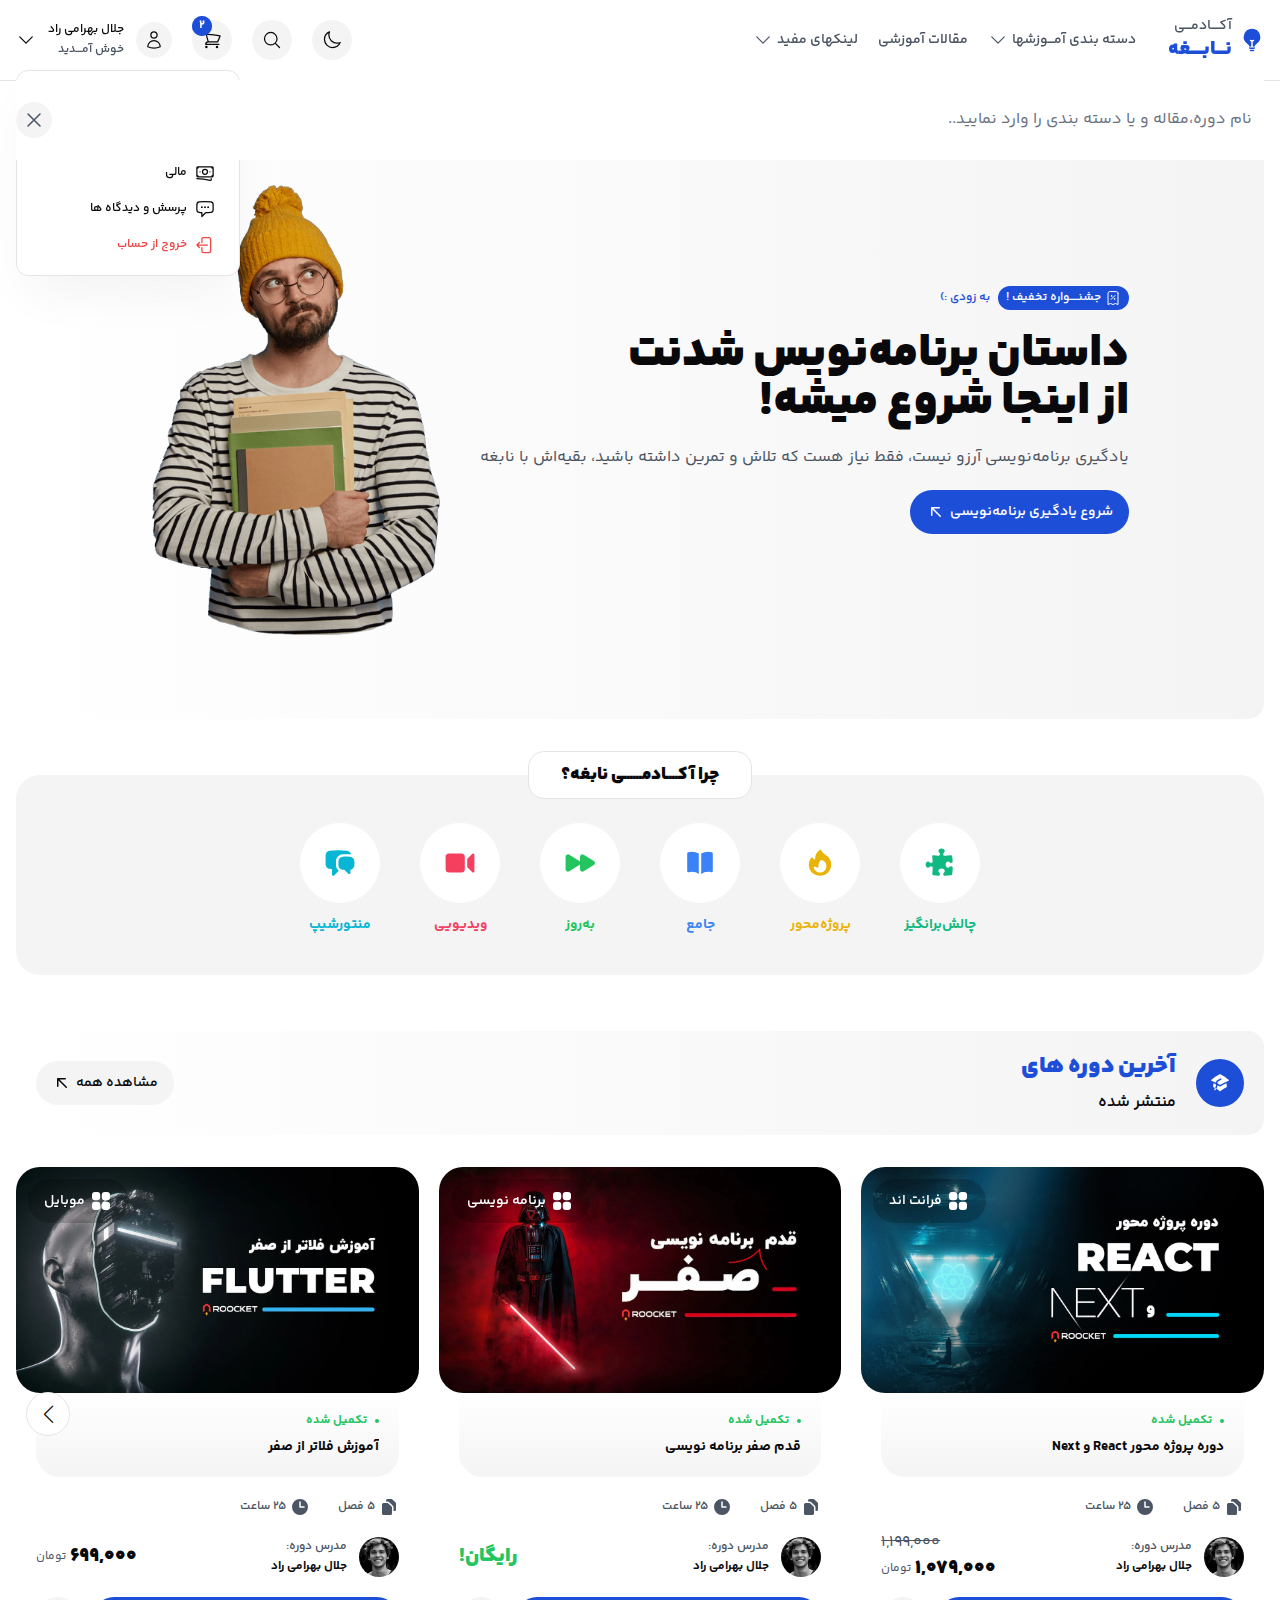
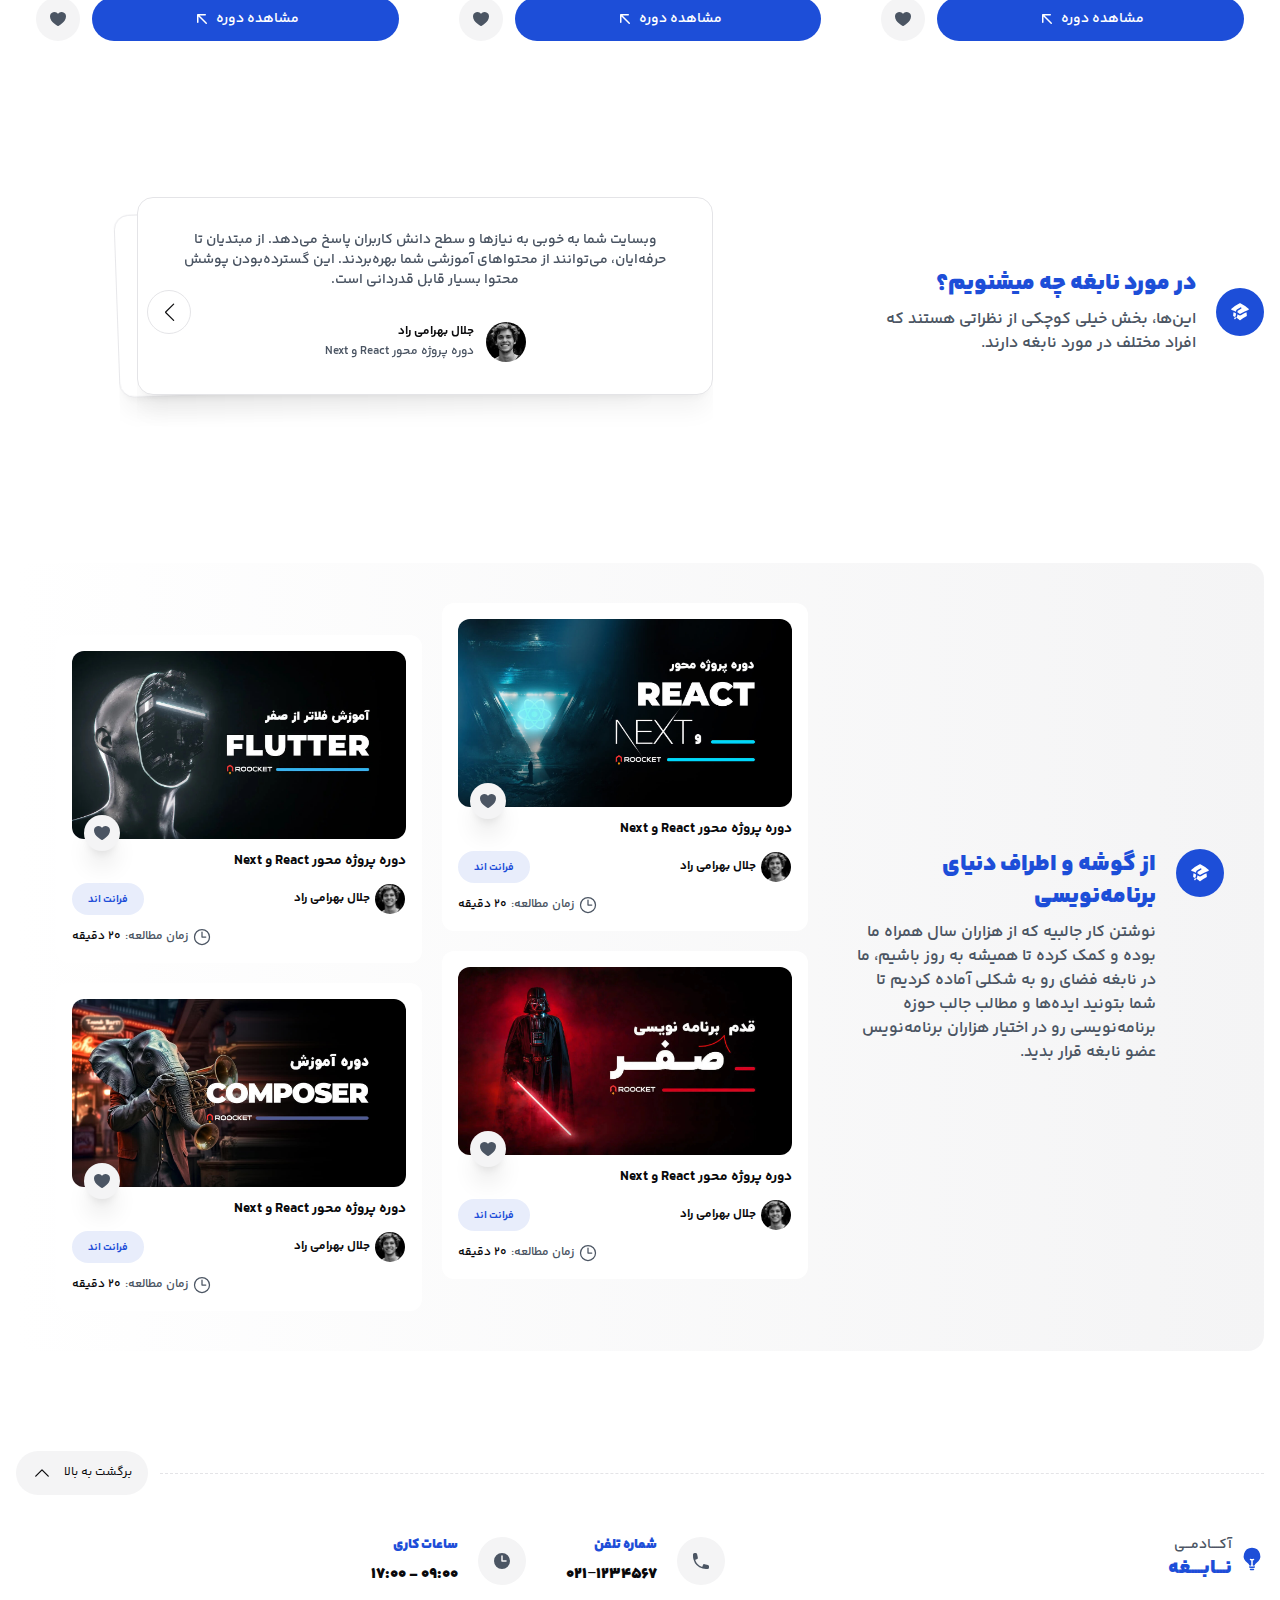
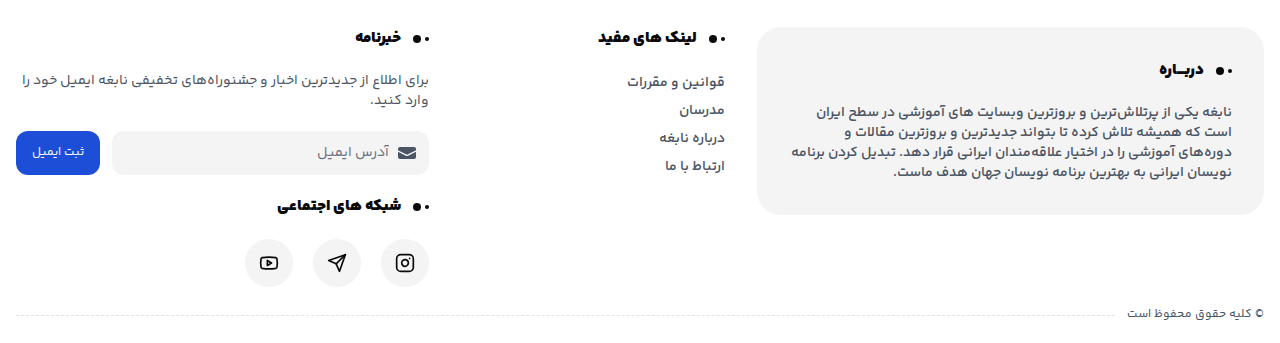
<file: index.html>
<!DOCTYPE html>
<html lang="fa" dir="rtl">

<head>
    <meta charset="UTF-8">
    <meta name="viewport" content="width=device-width, initial-scale=1.0">
    <link rel="icon" type="image/svg+xml" href="./assets/images/favicon.svg" />
    <link rel="stylesheet" href="./assets/css/dependencies/swiper-bundle.min.css" />
    <link rel="stylesheet" href="./assets/css/dependencies/plyr.min.css" />
    <link rel="stylesheet" href="./assets/css/dependencies/fancybox.min.css" />
    <link rel="stylesheet" href="./assets/css/fonts.css" />
    <link rel="stylesheet" href="./assets/css/app.css" />
    <title>قالب آموزشی نابغه - صفحه اصلی - پیش فرض</title>
</head>

<body>

    <div class="flex flex-col min-h-screen bg-background">
        <!-- header -->
        <header class="bg-background/80 backdrop-blur-xl border-b border-border sticky top-0 z-30" x-data="{ offcanvasOpen: false, openSearchBox: false }">
            <!-- container -->
            <div class="max-w-7xl relative px-4 mx-auto">
                <div class="flex items-center gap-8 h-20">
                    <div class="flex items-center gap-3">
                        <!-- offcanvas:button -->
                        <button type="button" class="lg:hidden inline-flex items-center justify-center relative w-10 h-10 bg-secondary rounded-full text-foreground" x-on:click="offcanvasOpen = true">
                            <svg xmlns="http://www.w3.org/2000/svg" fill="none" viewBox="0 0 24 24" stroke-width="1.5"
                                stroke="currentColor" class="w-6 h-6">
                                <path stroke-linecap="round" stroke-linejoin="round"
                                    d="M3.75 6.75h16.5M3.75 12h16.5m-16.5 5.25h16.5" />
                            </svg>
                        </button>
                        <!-- end offcanvas:button -->
                        <a href="./home.html" class="inline-flex items-center gap-2 text-primary">
                            <svg xmlns="http://www.w3.org/2000/svg" viewBox="0 0 24 24" fill="currentColor"
                                class="w-6 h-6">
                                <path
                                    d="M12 .75a8.25 8.25 0 0 0-4.135 15.39c.686.398 1.115 1.008 1.134 1.623a.75.75 0 0 0 .577.706c.352.083.71.148 1.074.195.323.041.6-.218.6-.544v-4.661a6.714 6.714 0 0 1-.937-.171.75.75 0 1 1 .374-1.453 5.261 5.261 0 0 0 2.626 0 .75.75 0 1 1 .374 1.452 6.712 6.712 0 0 1-.937.172v4.66c0 .327.277.586.6.545.364-.047.722-.112 1.074-.195a.75.75 0 0 0 .577-.706c.02-.615.448-1.225 1.134-1.623A8.25 8.25 0 0 0 12 .75Z" />
                                <path fill-rule="evenodd"
                                    d="M9.013 19.9a.75.75 0 0 1 .877-.597 11.319 11.319 0 0 0 4.22 0 .75.75 0 1 1 .28 1.473 12.819 12.819 0 0 1-4.78 0 .75.75 0 0 1-.597-.876ZM9.754 22.344a.75.75 0 0 1 .824-.668 13.682 13.682 0 0 0 2.844 0 .75.75 0 1 1 .156 1.492 15.156 15.156 0 0 1-3.156 0 .75.75 0 0 1-.668-.824Z"
                                    clip-rule="evenodd" />
                            </svg>
                            <span class="flex flex-col items-start">
                                <span class="font-semibold text-sm text-muted">آکــــادمـــی</span>
                                <span class="font-black text-xl">نـــابــــغه</span>
                            </span>
                        </a>
                    </div>
                    <div class="lg:flex hidden items-center gap-5">
                        <!-- categories -->
                        <div class="relative group/categories">
                            <a href="#" class="inline-flex items-center gap-1 text-muted transition-colors hover:text-foreground">
                                <span class="font-semibold text-sm">دسته بندی آمـــوزشها</span>
                                <svg xmlns="http://www.w3.org/2000/svg" fill="none" viewBox="0 0 24 24"
                                    stroke-width="1.5" stroke="currentColor" class="w-5 h-5">
                                    <path stroke-linecap="round" stroke-linejoin="round"
                                        d="m19.5 8.25-7.5 7.5-7.5-7.5" />
                                </svg>
                            </a>
                            <div class="absolute right-0 top-full opacity-0 invisible transition-all group-hover/categories:opacity-100 group-hover/categories:visible pt-5 z-10">
                                <ul class="flex flex-col relative w-56 min-h-[300px] bg-background border border-border shadow-2xl shadow-black/5">
                                    <li class="group">
                                        <a href="#" class="flex items-center relative text-foreground transition-colors hover:text-primary p-3">
                                            <span class="font-semibold text-sm">برنامه نویسی وب</span>
                                            <span class="absolute left-3">
                                                <svg xmlns="http://www.w3.org/2000/svg" fill="none" viewBox="0 0 24 24"
                                                    stroke-width="1.5" stroke="currentColor" class="w-5 h-5">
                                                    <path stroke-linecap="round" stroke-linejoin="round"
                                                        d="M15.75 19.5 8.25 12l7.5-7.5" />
                                                </svg>
                                            </span>
                                        </a>
                                        <ul class="absolute -top-px -bottom-px right-full flex flex-wrap flex-col w-96 bg-background border border-border shadow-2xl shadow-black/5 space-y-3 opacity-0 invisible group-hover:opacity-100 group-hover:visible px-3 pt-8 pb-3">
                                            <li class="absolute top-2">
                                                <span class="font-bold text-sm text-muted cursor-default">محبوب ترین
                                                    موضوعات</span>
                                            </li>
                                            <li class="w-1/2">
                                                <a href="#" class="flex items-center gap-2 text-muted before:content-[''] before:inline-block before:w-1 before:h-1 before:bg-border before:rounded-full transition-colors hover:text-primary hover:before:bg-primary">
                                                    <span class="font-semibold text-sm">جاوااسکریپت</span>
                                                </a>
                                            </li>
                                            <li class="w-1/2">
                                                <a href="#" class="flex items-center gap-2 text-muted before:content-[''] before:inline-block before:w-1 before:h-1 before:bg-border before:rounded-full transition-colors hover:text-primary hover:before:bg-primary">
                                                    <span class="font-semibold text-sm">نود جی اس</span>
                                                </a>
                                            </li>
                                            <li class="w-1/2">
                                                <a href="#" class="flex items-center gap-2 text-muted before:content-[''] before:inline-block before:w-1 before:h-1 before:bg-border before:rounded-full transition-colors hover:text-primary hover:before:bg-primary">
                                                    <span class="font-semibold text-sm">ریکت جی اس</span>
                                                </a>
                                            </li>
                                            <li class="w-1/2">
                                                <a href="#" class="flex items-center gap-2 text-muted before:content-[''] before:inline-block before:w-1 before:h-1 before:bg-border before:rounded-full transition-colors hover:text-primary hover:before:bg-primary">
                                                    <span class="font-semibold text-sm">ویو جی اس</span>
                                                </a>
                                            </li>
                                            <li class="w-1/2">
                                                <a href="#" class="flex items-center gap-2 text-muted before:content-[''] before:inline-block before:w-1 before:h-1 before:bg-border before:rounded-full transition-colors hover:text-primary hover:before:bg-primary">
                                                    <span class="font-semibold text-sm">تیلویند</span>
                                                </a>
                                            </li>
                                            <li class="w-1/2">
                                                <a href="#" class="flex items-center gap-2 text-muted before:content-[''] before:inline-block before:w-1 before:h-1 before:bg-border before:rounded-full transition-colors hover:text-primary hover:before:bg-primary">
                                                    <span class="font-semibold text-sm">بوت استرپ</span>
                                                </a>
                                            </li>
                                            <li class="w-1/2">
                                                <a href="#" class="flex items-center gap-2 text-muted before:content-[''] before:inline-block before:w-1 before:h-1 before:bg-border before:rounded-full transition-colors hover:text-primary hover:before:bg-primary">
                                                    <span class="font-semibold text-sm">سی اس اس</span>
                                                </a>
                                            </li>
                                            <li class="w-1/2">
                                                <a href="#" class="flex items-center gap-2 text-muted before:content-[''] before:inline-block before:w-1 before:h-1 before:bg-border before:rounded-full transition-colors hover:text-primary hover:before:bg-primary">
                                                    <span class="font-semibold text-sm">اچ تی ام ال</span>
                                                </a>
                                            </li>
                                            <li class="w-1/2">
                                                <a href="#" class="flex items-center gap-2 text-muted before:content-[''] before:inline-block before:w-1 before:h-1 before:bg-border before:rounded-full transition-colors hover:text-primary hover:before:bg-primary">
                                                    <span class="font-semibold text-sm">پی اچ پی</span>
                                                </a>
                                            </li>
                                            <li class="w-1/2">
                                                <a href="#" class="flex items-center gap-2 text-muted before:content-[''] before:inline-block before:w-1 before:h-1 before:bg-border before:rounded-full transition-colors hover:text-primary hover:before:bg-primary">
                                                    <span class="font-semibold text-sm">لاراول</span>
                                                </a>
                                            </li>
                                            <li class="w-1/2">
                                                <a href="#" class="flex items-center gap-2 text-muted before:content-[''] before:inline-block before:w-1 before:h-1 before:bg-border before:rounded-full transition-colors hover:text-primary hover:before:bg-primary">
                                                    <span class="font-semibold text-sm">لایووایر</span>
                                                </a>
                                            </li>
                                            <li class="w-1/2">
                                                <a href="#" class="flex items-center gap-2 text-muted before:content-[''] before:inline-block before:w-1 before:h-1 before:bg-border before:rounded-full transition-colors hover:text-primary hover:before:bg-primary">
                                                    <span class="font-semibold text-sm">آلپاین جی اس</span>
                                                </a>
                                            </li>
                                            <li class="w-1/2">
                                                <a href="#" class="flex items-center gap-2 text-muted before:content-[''] before:inline-block before:w-1 before:h-1 before:bg-border before:rounded-full transition-colors hover:text-primary hover:before:bg-primary">
                                                    <span class="font-semibold text-sm">دات نت</span>
                                                </a>
                                            </li>
                                        </ul>
                                    </li>
                                    <li class="group">
                                        <a href="#" class="flex items-center relative text-foreground transition-colors hover:text-primary p-3">
                                            <span class="font-semibold text-sm">دیتا ساینس</span>
                                            <span class="absolute left-3">
                                                <svg xmlns="http://www.w3.org/2000/svg" fill="none" viewBox="0 0 24 24"
                                                    stroke-width="1.5" stroke="currentColor" class="w-5 h-5">
                                                    <path stroke-linecap="round" stroke-linejoin="round"
                                                        d="M15.75 19.5 8.25 12l7.5-7.5" />
                                                </svg>
                                            </span>
                                        </a>
                                        <ul class="absolute -top-px -bottom-px right-full flex flex-wrap flex-col w-96 bg-background border border-border shadow-2xl shadow-black/5 space-y-3 opacity-0 invisible group-hover:opacity-100 group-hover:visible px-3 pt-8 pb-3">
                                            <li class="absolute top-2">
                                                <span class="font-bold text-sm text-muted cursor-default">محبوب ترین
                                                    موضوعات</span>
                                            </li>
                                            <li class="w-1/2">
                                                <a href="#" class="flex items-center gap-2 text-muted before:content-[''] before:inline-block before:w-1 before:h-1 before:bg-border before:rounded-full transition-colors hover:text-primary hover:before:bg-primary">
                                                    <span class="font-semibold text-sm">جاوااسکریپت</span>
                                                </a>
                                            </li>
                                            <li class="w-1/2">
                                                <a href="#" class="flex items-center gap-2 text-muted before:content-[''] before:inline-block before:w-1 before:h-1 before:bg-border before:rounded-full transition-colors hover:text-primary hover:before:bg-primary">
                                                    <span class="font-semibold text-sm">نود جی اس</span>
                                                </a>
                                            </li>
                                            <li class="w-1/2">
                                                <a href="#" class="flex items-center gap-2 text-muted before:content-[''] before:inline-block before:w-1 before:h-1 before:bg-border before:rounded-full transition-colors hover:text-primary hover:before:bg-primary">
                                                    <span class="font-semibold text-sm">ریکت جی اس</span>
                                                </a>
                                            </li>
                                            <li class="w-1/2">
                                                <a href="#" class="flex items-center gap-2 text-muted before:content-[''] before:inline-block before:w-1 before:h-1 before:bg-border before:rounded-full transition-colors hover:text-primary hover:before:bg-primary">
                                                    <span class="font-semibold text-sm">ویو جی اس</span>
                                                </a>
                                            </li>
                                            <li class="w-1/2">
                                                <a href="#" class="flex items-center gap-2 text-muted before:content-[''] before:inline-block before:w-1 before:h-1 before:bg-border before:rounded-full transition-colors hover:text-primary hover:before:bg-primary">
                                                    <span class="font-semibold text-sm">پی اچ پی</span>
                                                </a>
                                            </li>
                                            <li class="w-1/2">
                                                <a href="#" class="flex items-center gap-2 text-muted before:content-[''] before:inline-block before:w-1 before:h-1 before:bg-border before:rounded-full transition-colors hover:text-primary hover:before:bg-primary">
                                                    <span class="font-semibold text-sm">لاراول</span>
                                                </a>
                                            </li>
                                            <li class="w-1/2">
                                                <a href="#" class="flex items-center gap-2 text-muted before:content-[''] before:inline-block before:w-1 before:h-1 before:bg-border before:rounded-full transition-colors hover:text-primary hover:before:bg-primary">
                                                    <span class="font-semibold text-sm">لایووایر</span>
                                                </a>
                                            </li>
                                            <li class="w-1/2">
                                                <a href="#" class="flex items-center gap-2 text-muted before:content-[''] before:inline-block before:w-1 before:h-1 before:bg-border before:rounded-full transition-colors hover:text-primary hover:before:bg-primary">
                                                    <span class="font-semibold text-sm">آلپاین جی اس</span>
                                                </a>
                                            </li>
                                            <li class="w-1/2">
                                                <a href="#" class="flex items-center gap-2 text-muted before:content-[''] before:inline-block before:w-1 before:h-1 before:bg-border before:rounded-full transition-colors hover:text-primary hover:before:bg-primary">
                                                    <span class="font-semibold text-sm">دات نت</span>
                                                </a>
                                            </li>
                                        </ul>
                                    </li>
                                    <li>
                                        <a href="#" class="flex items-center relative text-foreground transition-colors hover:text-primary p-3">
                                            <span class="font-semibold text-sm">زبانهای برنامه نویسی</span>
                                            <span class="absolute left-3">
                                                <svg xmlns="http://www.w3.org/2000/svg" fill="none" viewBox="0 0 24 24"
                                                    stroke-width="1.5" stroke="currentColor" class="w-5 h-5">
                                                    <path stroke-linecap="round" stroke-linejoin="round"
                                                        d="M15.75 19.5 8.25 12l7.5-7.5" />
                                                </svg>
                                            </span>
                                        </a>
                                    </li>
                                    <li>
                                        <a href="#" class="flex items-center relative text-foreground transition-colors hover:text-primary p-3">
                                            <span class="font-semibold text-sm">توسعه بازی</span>
                                            <span class="absolute left-3">
                                                <svg xmlns="http://www.w3.org/2000/svg" fill="none" viewBox="0 0 24 24"
                                                    stroke-width="1.5" stroke="currentColor" class="w-5 h-5">
                                                    <path stroke-linecap="round" stroke-linejoin="round"
                                                        d="M15.75 19.5 8.25 12l7.5-7.5" />
                                                </svg>
                                            </span>
                                        </a>
                                    </li>
                                    <li>
                                        <a href="#" class="flex items-center relative text-foreground transition-colors hover:text-primary p-3">
                                            <span class="font-semibold text-sm">برنامه نویسی موبایل</span>
                                            <span class="absolute left-3">
                                                <svg xmlns="http://www.w3.org/2000/svg" fill="none" viewBox="0 0 24 24"
                                                    stroke-width="1.5" stroke="currentColor" class="w-5 h-5">
                                                    <path stroke-linecap="round" stroke-linejoin="round"
                                                        d="M15.75 19.5 8.25 12l7.5-7.5" />
                                                </svg>
                                            </span>
                                        </a>
                                    </li>
                                    <li>
                                        <a href="#" class="flex items-center relative text-foreground transition-colors hover:text-primary p-3">
                                            <span class="font-semibold text-sm">طراحی دیتابیس</span>
                                            <span class="absolute left-3">
                                                <svg xmlns="http://www.w3.org/2000/svg" fill="none" viewBox="0 0 24 24"
                                                    stroke-width="1.5" stroke="currentColor" class="w-5 h-5">
                                                    <path stroke-linecap="round" stroke-linejoin="round"
                                                        d="M15.75 19.5 8.25 12l7.5-7.5" />
                                                </svg>
                                            </span>
                                        </a>
                                    </li>
                                    <li>
                                        <a href="#" class="flex items-center relative text-foreground transition-colors hover:text-primary p-3">
                                            <span class="font-semibold text-sm">تست نویسی</span>
                                            <span class="absolute left-3">
                                                <svg xmlns="http://www.w3.org/2000/svg" fill="none" viewBox="0 0 24 24"
                                                    stroke-width="1.5" stroke="currentColor" class="w-5 h-5">
                                                    <path stroke-linecap="round" stroke-linejoin="round"
                                                        d="M15.75 19.5 8.25 12l7.5-7.5" />
                                                </svg>
                                            </span>
                                        </a>
                                    </li>
                                </ul>
                            </div>
                        </div>
                        <!-- end categories -->

                        <!-- menu -->
                        <ul class="flex items-center gap-5">
                            <li>
                                <a href="./blog.html" class="inline-flex text-muted transition-colors hover:text-foreground">
                                    <span class="font-semibold text-sm">مقالات آموزشی</span>
                                </a>
                            </li>
                            <li class="relative group/submenu">
                                <a href="#" class="inline-flex items-center gap-1 text-muted transition-colors hover:text-foreground">
                                    <span class="font-semibold text-sm">لینکهای مفید</span>
                                    <svg xmlns="http://www.w3.org/2000/svg" fill="none" viewBox="0 0 24 24"
                                        stroke-width="1.5" stroke="currentColor"
                                        class="w-5 h-5 transition-transform group-hover/submenu:rotate-180">
                                        <path stroke-linecap="round" stroke-linejoin="round"
                                            d="m19.5 8.25-7.5 7.5-7.5-7.5" />
                                    </svg>
                                </a>
                                <ul class="absolute top-full right-0 w-56 bg-background border border-border rounded-xl shadow-2xl shadow-black/5 opacity-0 invisible transition-all group-hover/submenu:opacity-100 group-hover/submenu:visible p-3 mt-2">
                                    <li>
                                        <a href="./profile.html" class="flex items-center gap-2 w-full text-foreground transition-colors hover:text-primary px-3 py-2">
                                            <span class="font-semibold text-xs">مشاهده پروفایل</span>
                                        </a>
                                    </li>
                                    <li>
                                        <a href="./profile-courses.html" class="flex items-center gap-2 w-full text-foreground transition-colors hover:text-primary px-3 py-2">
                                            <span class="font-semibold text-xs">دوره ها</span>
                                        </a>
                                    </li>
                                    <li>
                                        <a href="./profile-financial.html" class="flex items-center gap-2 w-full text-foreground transition-colors hover:text-primary px-3 py-2">
                                            <span class="font-semibold text-xs">مالی</span>
                                        </a>
                                    </li>
                                    <li>
                                        <a href="./profile-comments.html" class="flex items-center gap-2 w-full text-foreground transition-colors hover:text-primary px-3 py-2">
                                            <span class="font-semibold text-xs">پرسش و دیدگاه ها</span>
                                        </a>
                                    </li>
                                    <li>
                                        <button type="button" class="flex items-center gap-2 w-full text-red-500 transition-colors hover:text-red-700 px-3 py-2">
                                            <span class="font-semibold text-xs">خروج از حساب</span>
                                        </button>
                                    </li>
                                </ul>
                            </li>
                        </ul>
                        <!-- end menu -->
                    </div>

                    <div class="flex items-center md:gap-5 gap-3 mr-auto">
                        <!-- darkMode:button -->
                        <button type="button" class="hidden lg:inline-flex items-center justify-center w-10 h-10 bg-secondary rounded-full text-foreground" id="dark-mode-button">
                            <span class="light-icon">
                                <svg xmlns="http://www.w3.org/2000/svg" fill="none" viewBox="0 0 24 24"
                                    stroke-width="1.5" stroke="currentColor" class="w-5 h-5">
                                    <path stroke-linecap="round" stroke-linejoin="round"
                                        d="M21.752 15.002A9.72 9.72 0 0 1 18 15.75c-5.385 0-9.75-4.365-9.75-9.75 0-1.33.266-2.597.748-3.752A9.753 9.753 0 0 0 3 11.25C3 16.635 7.365 21 12.75 21a9.753 9.753 0 0 0 9.002-5.998Z" />
                                </svg>
                            </span>
                            <span class="dark-icon">
                                <svg xmlns="http://www.w3.org/2000/svg" fill="none" viewBox="0 0 24 24"
                                    stroke-width="1.5" stroke="currentColor" class="w-5 h-5">
                                    <path stroke-linecap="round" stroke-linejoin="round"
                                        d="M12 3v2.25m6.364.386-1.591 1.591M21 12h-2.25m-.386 6.364-1.591-1.591M12 18.75V21m-4.773-4.227-1.591 1.591M5.25 12H3m4.227-4.773L5.636 5.636M15.75 12a3.75 3.75 0 1 1-7.5 0 3.75 3.75 0 0 1 7.5 0Z" />
                                </svg>
                            </span>
                        </button>
                        <!-- end darkMode:button -->

                        <!-- openSearchBox:button -->
                        <button type="button" class="hidden lg:inline-flex items-center justify-center w-10 h-10 bg-secondary rounded-full text-foreground" x-on:click="openSearchBox = true">
                            <svg xmlns="http://www.w3.org/2000/svg" fill="none" viewBox="0 0 24 24" stroke-width="1.5"
                                stroke="currentColor" class="w-5 h-5">
                                <path stroke-linecap="round" stroke-linejoin="round"
                                    d="m21 21-5.197-5.197m0 0A7.5 7.5 0 1 0 5.196 5.196a7.5 7.5 0 0 0 10.607 10.607Z" />
                            </svg>
                        </button>
                        <!-- end openSearchBox:button -->

                        <a href="./cart.html" class="inline-flex items-center justify-center relative w-10 h-10 bg-secondary rounded-full text-foreground">
                            <svg xmlns="http://www.w3.org/2000/svg" fill="none" viewBox="0 0 24 24" stroke-width="1.5"
                                stroke="currentColor" class="w-5 h-5">
                                <path stroke-linecap="round" stroke-linejoin="round"
                                    d="M2.25 3h1.386c.51 0 .955.343 1.087.835l.383 1.437M7.5 14.25a3 3 0 0 0-3 3h15.75m-12.75-3h11.218c1.121-2.3 2.1-4.684 2.924-7.138a60.114 60.114 0 0 0-16.536-1.84M7.5 14.25 5.106 5.272M6 20.25a.75.75 0 1 1-1.5 0 .75.75 0 0 1 1.5 0Zm12.75 0a.75.75 0 1 1-1.5 0 .75.75 0 0 1 1.5 0Z" />
                            </svg>
                            <span class="absolute -top-1 left-0 flex h-5 w-5">
                                <span
                                    class="animate-ping absolute inline-flex h-full w-full rounded-full bg-primary opacity-75"></span>
                                <span
                                    class="relative inline-flex items-center justify-center rounded-full h-5 w-5 bg-primary text-primary-foreground font-bold text-xs">2</span>
                            </span>
                        </a>

                        <!-- user:dropdown -->
                        <div class="relative" x-data="{ isOpen: false }">
                            <button class="flex items-center sm:gap-3 gap-1" x-on:click="isOpen = !isOpen">
                                <span
                                    class="inline-flex items-center justify-center w-9 h-9 bg-secondary rounded-full text-foreground">
                                    <svg xmlns="http://www.w3.org/2000/svg" fill="none" viewBox="0 0 24 24"
                                        stroke-width="1.5" stroke="currentColor" class="w-5 h-5">
                                        <path stroke-linecap="round" stroke-linejoin="round"
                                            d="M15.75 6a3.75 3.75 0 1 1-7.5 0 3.75 3.75 0 0 1 7.5 0ZM4.501 20.118a7.5 7.5 0 0 1 14.998 0A17.933 17.933 0 0 1 12 21.75c-2.676 0-5.216-.584-7.499-1.632Z" />
                                    </svg>
                                </span>
                                <span class="xs:flex flex-col items-start hidden text-xs space-y-1">
                                    <span class="font-semibold text-foreground">جلال بهرامی راد</span>
                                    <span class="font-semibold text-muted">خوش آمـــدید</span>
                                </span>
                                <span class="text-foreground transition-transform"
                                    x-bind:class="isOpen ? 'rotate-180' : ''">
                                    <svg xmlns="http://www.w3.org/2000/svg" fill="none" viewBox="0 0 24 24"
                                        stroke-width="1.5" stroke="currentColor" class="w-5 h-5">
                                        <path stroke-linecap="round" stroke-linejoin="round"
                                            d="m19.5 8.25-7.5 7.5-7.5-7.5" />
                                    </svg>
                                </span>
                            </button>
                            <div class="absolute top-full left-0 pt-3" x-show="isOpen" x-on:click.outside="isOpen = false">
                                <div class="w-56 bg-background border border-border rounded-xl shadow-2xl shadow-black/5 p-3">
                                    <a href="./profile.html" class="flex items-center gap-2 w-full text-foreground transition-colors hover:text-primary px-3 py-2">
                                        <svg xmlns="http://www.w3.org/2000/svg" fill="none" viewBox="0 0 24 24"
                                            stroke-width="1.5" stroke="currentColor" class="w-5 h-5">
                                            <path stroke-linecap="round" stroke-linejoin="round"
                                                d="M9.813 15.904 9 18.75l-.813-2.846a4.5 4.5 0 0 0-3.09-3.09L2.25 12l2.846-.813a4.5 4.5 0 0 0 3.09-3.09L9 5.25l.813 2.846a4.5 4.5 0 0 0 3.09 3.09L15.75 12l-2.846.813a4.5 4.5 0 0 0-3.09 3.09ZM18.259 8.715 18 9.75l-.259-1.035a3.375 3.375 0 0 0-2.455-2.456L14.25 6l1.036-.259a3.375 3.375 0 0 0 2.455-2.456L18 2.25l.259 1.035a3.375 3.375 0 0 0 2.456 2.456L21.75 6l-1.035.259a3.375 3.375 0 0 0-2.456 2.456ZM16.894 20.567 16.5 21.75l-.394-1.183a2.25 2.25 0 0 0-1.423-1.423L13.5 18.75l1.183-.394a2.25 2.25 0 0 0 1.423-1.423l.394-1.183.394 1.183a2.25 2.25 0 0 0 1.423 1.423l1.183.394-1.183.394a2.25 2.25 0 0 0-1.423 1.423Z" />
                                        </svg>
                                        <span class="font-semibold text-xs">مشاهده پروفایل</span>
                                    </a>
                                    <a href="./profile-courses.html" class="flex items-center gap-2 w-full text-foreground transition-colors hover:text-primary px-3 py-2">
                                        <svg xmlns="http://www.w3.org/2000/svg" fill="none" viewBox="0 0 24 24"
                                            stroke-width="1.5" stroke="currentColor" class="w-5 h-5">
                                            <path stroke-linecap="round" stroke-linejoin="round"
                                                d="M4.26 10.147a60.438 60.438 0 0 0-.491 6.347A48.62 48.62 0 0 1 12 20.904a48.62 48.62 0 0 1 8.232-4.41 60.46 60.46 0 0 0-.491-6.347m-15.482 0a50.636 50.636 0 0 0-2.658-.813A59.906 59.906 0 0 1 12 3.493a59.903 59.903 0 0 1 10.399 5.84c-.896.248-1.783.52-2.658.814m-15.482 0A50.717 50.717 0 0 1 12 13.489a50.702 50.702 0 0 1 7.74-3.342M6.75 15a.75.75 0 1 0 0-1.5.75.75 0 0 0 0 1.5Zm0 0v-3.675A55.378 55.378 0 0 1 12 8.443m-7.007 11.55A5.981 5.981 0 0 0 6.75 15.75v-1.5" />
                                        </svg>
                                        <span class="font-semibold text-xs">دوره ها</span>
                                    </a>
                                    <a href="./profile-financial.html" class="flex items-center gap-2 w-full text-foreground transition-colors hover:text-primary px-3 py-2">
                                        <svg xmlns="http://www.w3.org/2000/svg" fill="none" viewBox="0 0 24 24"
                                            stroke-width="1.5" stroke="currentColor" class="w-5 h-5">
                                            <path stroke-linecap="round" stroke-linejoin="round"
                                                d="M2.25 18.75a60.07 60.07 0 0 1 15.797 2.101c.727.198 1.453-.342 1.453-1.096V18.75M3.75 4.5v.75A.75.75 0 0 1 3 6h-.75m0 0v-.375c0-.621.504-1.125 1.125-1.125H20.25M2.25 6v9m18-10.5v.75c0 .414.336.75.75.75h.75m-1.5-1.5h.375c.621 0 1.125.504 1.125 1.125v9.75c0 .621-.504 1.125-1.125 1.125h-.375m1.5-1.5H21a.75.75 0 0 0-.75.75v.75m0 0H3.75m0 0h-.375a1.125 1.125 0 0 1-1.125-1.125V15m1.5 1.5v-.75A.75.75 0 0 0 3 15h-.75M15 10.5a3 3 0 1 1-6 0 3 3 0 0 1 6 0Zm3 0h.008v.008H18V10.5Zm-12 0h.008v.008H6V10.5Z" />
                                        </svg>
                                        <span class="font-semibold text-xs">مالی</span>
                                    </a>
                                    <a href="./profile-comments.html" class="flex items-center gap-2 w-full text-foreground transition-colors hover:text-primary px-3 py-2">
                                        <svg xmlns="http://www.w3.org/2000/svg" fill="none" viewBox="0 0 24 24"
                                            stroke-width="1.5" stroke="currentColor" class="w-5 h-5">
                                            <path stroke-linecap="round" stroke-linejoin="round"
                                                d="M8.625 9.75a.375.375 0 1 1-.75 0 .375.375 0 0 1 .75 0Zm0 0H8.25m4.125 0a.375.375 0 1 1-.75 0 .375.375 0 0 1 .75 0Zm0 0H12m4.125 0a.375.375 0 1 1-.75 0 .375.375 0 0 1 .75 0Zm0 0h-.375m-13.5 3.01c0 1.6 1.123 2.994 2.707 3.227 1.087.16 2.185.283 3.293.369V21l4.184-4.183a1.14 1.14 0 0 1 .778-.332 48.294 48.294 0 0 0 5.83-.498c1.585-.233 2.708-1.626 2.708-3.228V6.741c0-1.602-1.123-2.995-2.707-3.228A48.394 48.394 0 0 0 12 3c-2.392 0-4.744.175-7.043.513C3.373 3.746 2.25 5.14 2.25 6.741v6.018Z" />
                                        </svg>
                                        <span class="font-semibold text-xs">پرسش و دیدگاه ها</span>
                                    </a>
                                    <button type="button" class="flex items-center gap-2 w-full text-red-500 transition-colors hover:text-red-700 px-3 py-2">
                                        <svg xmlns="http://www.w3.org/2000/svg" fill="none" viewBox="0 0 24 24"
                                            stroke-width="1.5" stroke="currentColor" class="w-5 h-5">
                                            <path stroke-linecap="round" stroke-linejoin="round"
                                                d="M8.25 9V5.25A2.25 2.25 0 0 1 10.5 3h6a2.25 2.25 0 0 1 2.25 2.25v13.5A2.25 2.25 0 0 1 16.5 21h-6a2.25 2.25 0 0 1-2.25-2.25V15m-3 0-3-3m0 0 3-3m-3 3H15" />
                                        </svg>
                                        <span class="font-semibold text-xs">خروج از حساب</span>
                                    </button>
                                </div>
                            </div>
                        </div>
                        <!-- end user:dropdown -->

                        <!-- login-register:button -->
                        <!-- <a href="./login-register.html"
                    class="inline-flex items-center justify-center gap-1 h-10 bg-primary rounded-full text-primary-foreground transition-all hover:opacity-80 px-4">
                    <svg xmlns="http://www.w3.org/2000/svg" viewBox="0 0 24 24" fill="currentColor" class="w-6 h-6">
                        <path fill-rule="evenodd"
                            d="M7.5 3.75A1.5 1.5 0 0 0 6 5.25v13.5a1.5 1.5 0 0 0 1.5 1.5h6a1.5 1.5 0 0 0 1.5-1.5V15a.75.75 0 0 1 1.5 0v3.75a3 3 0 0 1-3 3h-6a3 3 0 0 1-3-3V5.25a3 3 0 0 1 3-3h6a3 3 0 0 1 3 3V9A.75.75 0 0 1 15 9V5.25a1.5 1.5 0 0 0-1.5-1.5h-6Zm5.03 4.72a.75.75 0 0 1 0 1.06l-1.72 1.72h10.94a.75.75 0 0 1 0 1.5H10.81l1.72 1.72a.75.75 0 1 1-1.06 1.06l-3-3a.75.75 0 0 1 0-1.06l3-3a.75.75 0 0 1 1.06 0Z"
                            clip-rule="evenodd" />
                    </svg>
                    <span class="font-semibold text-sm">حساب کاربری</span>
                </a> -->
                        <!-- end login-register:button -->

                    </div>
                </div>

                <!-- searchBox -->
                <div class="absolute inset-x-4 hidden lg:flex flex-col h-full bg-background transition-all" x-bind:class="openSearchBox ? 'top-0' : '-top-full'">
                    <form action="#" class="h-full">
                        <div class="flex items-center h-full relative">
                            <input type="text" class="form-input w-full !ring-0 !ring-offset-0 bg-background border-0 focus:border-0 text-foreground" placeholder="نام دوره،مقاله و یا دسته بندی را وارد نمایید.." />
                            <button type="button" class="absolute left-0 inline-flex items-center justify-center w-9 h-9 bg-secondary rounded-full text-muted transition-colors hover:text-red-500" x-on:click="openSearchBox = false">
                                <svg xmlns="http://www.w3.org/2000/svg" fill="none" viewBox="0 0 24 24"
                                    stroke-width="1.5" stroke="currentColor" class="w-6 h-6">
                                    <path stroke-linecap="round" stroke-linejoin="round" d="M6 18 18 6M6 6l12 12" />
                                </svg>
                            </button>
                        </div>
                    </form>
                </div>
                <!-- end searchBox -->
            </div>
            <!-- end container -->

            <!-- offcanvas -->
            <div x-cloak>
                <!-- offcanvas:box -->
                <div class="fixed inset-y-0 right-0 xs:w-80 w-72 h-screen bg-background rounded-l-2xl overflow-y-auto transition-transform z-50" x-bind:class="offcanvasOpen ? '!translate-x-0' : 'translate-x-full'">
                    <!-- offcanvas:header -->
                    <div class="flex items-center justify-between gap-x-4 sticky top-0 bg-background p-4 z-10">
                        <a href="./home.html" class="inline-flex items-center gap-2 text-primary">
                            <svg xmlns="http://www.w3.org/2000/svg" viewBox="0 0 24 24" fill="currentColor"
                                class="w-6 h-6">
                                <path
                                    d="M12 .75a8.25 8.25 0 0 0-4.135 15.39c.686.398 1.115 1.008 1.134 1.623a.75.75 0 0 0 .577.706c.352.083.71.148 1.074.195.323.041.6-.218.6-.544v-4.661a6.714 6.714 0 0 1-.937-.171.75.75 0 1 1 .374-1.453 5.261 5.261 0 0 0 2.626 0 .75.75 0 1 1 .374 1.452 6.712 6.712 0 0 1-.937.172v4.66c0 .327.277.586.6.545.364-.047.722-.112 1.074-.195a.75.75 0 0 0 .577-.706c.02-.615.448-1.225 1.134-1.623A8.25 8.25 0 0 0 12 .75Z" />
                                <path fill-rule="evenodd"
                                    d="M9.013 19.9a.75.75 0 0 1 .877-.597 11.319 11.319 0 0 0 4.22 0 .75.75 0 1 1 .28 1.473 12.819 12.819 0 0 1-4.78 0 .75.75 0 0 1-.597-.876ZM9.754 22.344a.75.75 0 0 1 .824-.668 13.682 13.682 0 0 0 2.844 0 .75.75 0 1 1 .156 1.492 15.156 15.156 0 0 1-3.156 0 .75.75 0 0 1-.668-.824Z"
                                    clip-rule="evenodd" />
                            </svg>
                            <span class="flex flex-col items-start">
                                <span class="font-semibold text-sm text-muted">آکــــادمـــی</span>
                                <span class="font-black text-xl">نـــابــــغه</span>
                            </span>
                        </a>

                        <!-- offcanvas:close-button -->
                        <button x-on:click="offcanvasOpen = false" class="text-foreground focus:outline-none hover:text-red-500">
                            <svg xmlns="http://www.w3.org/2000/svg" fill="none" viewBox="0 0 24 24" stroke-width="1.5"
                                stroke="currentColor" class="w-6 h-6">
                                <path stroke-linecap="round" stroke-linejoin="round" d="M6 18L18 6M6 6l12 12"></path>
                            </svg>
                        </button>
                        <!-- end offcanvas:close-button -->
                    </div>
                    <!-- end offcanvas header -->

                    <!-- offcanvas:content -->
                    <div class="space-y-5 p-4">
                        <form action="#">
                            <div class="flex items-center relative">
                                <input type="text" class="form-input w-full h-10 !ring-0 !ring-offset-0 bg-secondary border border-border focus:border-border rounded-xl text-sm text-foreground pr-10" placeholder="دنبال چی میگردی؟" />
                                <span class="absolute right-3 text-muted">
                                    <svg xmlns="http://www.w3.org/2000/svg" viewBox="0 0 20 20" fill="currentColor"
                                        class="w-5 h-5">
                                        <path fill-rule="evenodd"
                                            d="M9 3.5a5.5 5.5 0 1 0 0 11 5.5 5.5 0 0 0 0-11ZM2 9a7 7 0 1 1 12.452 4.391l3.328 3.329a.75.75 0 1 1-1.06 1.06l-3.329-3.328A7 7 0 0 1 2 9Z"
                                            clip-rule="evenodd"></path>
                                    </svg>
                                </span>
                            </div>
                        </form>
                        <div class="h-px bg-border"></div>
                        <label class="relative w-full flex items-center justify-between cursor-pointer">
                            <span class="font-bold text-sm text-foreground">تم تاریک</span>
                            <input type="checkbox" class="sr-only peer" id="dark-mode-checkbox" />
                            <div
                                class="w-11 h-5 relative bg-background border-2 border-border peer-focus:outline-none rounded-full peer peer-checked:after:left-[26px] peer-checked:after:bg-background after:content-[''] after:absolute after:left-0.5 after:top-0.5 after:bg-border after:rounded-full after:h-3 after:w-3 after:transition-all peer-checked:bg-primary peer-checked:border-primary">
                            </div>
                        </label>
                        <div class="h-px bg-border"></div>
                        <ul class="flex flex-col space-y-1">
                            <li x-data="{ open: false }">
                                <button type="button" class="w-full flex items-center gap-x-2 relative transition-all hover:text-foreground py-2" x-bind:class="open ? 'text-foreground' : 'text-muted'" x-on:click="open = !open">
                                    <svg xmlns="http://www.w3.org/2000/svg" viewBox="0 0 24 24" fill="currentColor"
                                        class="w-5 h-5">
                                        <path fill-rule="evenodd"
                                            d="M3 9a.75.75 0 0 1 .75-.75h16.5a.75.75 0 0 1 0 1.5H3.75A.75.75 0 0 1 3 9Zm0 6.75a.75.75 0 0 1 .75-.75h16.5a.75.75 0 0 1 0 1.5H3.75a.75.75 0 0 1-.75-.75Z"
                                            clip-rule="evenodd"></path>
                                    </svg>
                                    <span class="font-semibold text-xs">دسته بندی آموزشها</span>
                                    <span class="absolute left-3" x-bind:class="open ? 'rotate-180' : ''">
                                        <svg xmlns="http://www.w3.org/2000/svg" fill="none" viewBox="0 0 24 24"
                                            stroke-width="1.5" stroke="currentColor" class="w-5 h-5">
                                            <path stroke-linecap="round" stroke-linejoin="round"
                                                d="M19.5 8.25l-7.5 7.5-7.5-7.5"></path>
                                        </svg>
                                    </span>
                                </button>
                                <ul class="flex flex-col relative before:content-[''] before:absolute before:inset-y-3 before:right-3 before:w-px before:bg-zinc-200 dark:before:bg-zinc-900 py-3 pr-5" x-show="open">
                                    <li x-data="{ openChild: false }">
                                        <button type="button" class="w-full flex items-center gap-x-2 bg-transparent rounded-xl text-zinc-400 transition-all group/nav-item hover:text-black dark:hover:text-white py-2 px-3" x-on:click="openChild = !openChild">
                                            <svg xmlns="http://www.w3.org/2000/svg" fill="none" viewBox="0 0 24 24"
                                                stroke-width="1.5" stroke="currentColor" class="w-4 h-4"
                                                x-bind:class="openChild ? '-rotate-45' : ''">
                                                <path stroke-linecap="round" stroke-linejoin="round"
                                                    d="M15.75 19.5 8.25 12l7.5-7.5"></path>
                                            </svg>
                                            <span class="font-medium text-xs">برنامه نویسی وب</span>
                                        </button>
                                        <ul class="flex flex-col relative before:content-[''] before:absolute before:inset-y-3 before:right-3 before:w-px before:bg-zinc-200 dark:before:bg-zinc-900 py-3 pr-5" x-show="openChild">
                                            <li>
                                                <a href="./series.html" class="w-full flex items-center gap-x-2 bg-transparent rounded-xl text-zinc-400 transition-all group/nav-item hover:text-black dark:hover:text-white py-2 px-3">
                                                    <span
                                                        class="inline-flex w-2 h-px bg-zinc-200 dark:bg-zinc-800 transition-all group-hover/nav-item:w-4 group-hover/nav-item:bg-black dark:group-hover/nav-item:bg-white"></span>
                                                    <span class="font-medium text-xs">جاوااسکریپت</span>
                                                </a>
                                            </li>
                                            <li>
                                                <a href="./series.html" class="w-full flex items-center gap-x-2 bg-transparent rounded-xl text-zinc-400 transition-all group/nav-item hover:text-black dark:hover:text-white py-2 px-3">
                                                    <span
                                                        class="inline-flex w-2 h-px bg-zinc-200 dark:bg-zinc-800 transition-all group-hover/nav-item:w-4 group-hover/nav-item:bg-black dark:group-hover/nav-item:bg-white"></span>
                                                    <span class="font-medium text-xs">نود جی اس</span>
                                                </a>
                                            </li>
                                            <li>
                                                <a href="./series.html" class="w-full flex items-center gap-x-2 bg-transparent rounded-xl text-zinc-400 transition-all group/nav-item hover:text-black dark:hover:text-white py-2 px-3">
                                                    <span
                                                        class="inline-flex w-2 h-px bg-zinc-200 dark:bg-zinc-800 transition-all group-hover/nav-item:w-4 group-hover/nav-item:bg-black dark:group-hover/nav-item:bg-white"></span>
                                                    <span class="font-medium text-xs">ریکت جی اس</span>
                                                </a>
                                            </li>
                                            <li>
                                                <a href="./series.html" class="w-full flex items-center gap-x-2 bg-transparent rounded-xl text-zinc-400 transition-all group/nav-item hover:text-black dark:hover:text-white py-2 px-3">
                                                    <span
                                                        class="inline-flex w-2 h-px bg-zinc-200 dark:bg-zinc-800 transition-all group-hover/nav-item:w-4 group-hover/nav-item:bg-black dark:group-hover/nav-item:bg-white"></span>
                                                    <span class="font-medium text-xs">...</span>
                                                </a>
                                            </li>
                                        </ul>
                                    </li>
                                    <li>
                                        <a href="./series.html" class="w-full flex items-center gap-x-2 bg-transparent rounded-xl text-zinc-400 transition-all group/nav-item hover:text-black dark:hover:text-white py-2 px-3">
                                            <span
                                                class="inline-flex w-2 h-px bg-zinc-200 dark:bg-zinc-800 transition-all group-hover/nav-item:w-4 group-hover/nav-item:bg-black dark:group-hover/nav-item:bg-white"></span>
                                            <span class="font-medium text-xs">دیتا ساینس</span>
                                        </a>
                                    </li>
                                    <li>
                                        <a href="./series.html" class="w-full flex items-center gap-x-2 bg-transparent rounded-xl text-zinc-400 transition-all group/nav-item hover:text-black dark:hover:text-white py-2 px-3">
                                            <span
                                                class="inline-flex w-2 h-px bg-zinc-200 dark:bg-zinc-800 transition-all group-hover/nav-item:w-4 group-hover/nav-item:bg-black dark:group-hover/nav-item:bg-white"></span>
                                            <span class="font-medium text-xs">زبانهای برنامه نویسی</span>
                                        </a>
                                    </li>
                                    <li>
                                        <a href="./series.html" class="w-full flex items-center gap-x-2 bg-transparent rounded-xl text-zinc-400 transition-all group/nav-item hover:text-black dark:hover:text-white py-2 px-3">
                                            <span
                                                class="inline-flex w-2 h-px bg-zinc-200 dark:bg-zinc-800 transition-all group-hover/nav-item:w-4 group-hover/nav-item:bg-black dark:group-hover/nav-item:bg-white"></span>
                                            <span class="font-medium text-xs">...</span>
                                        </a>
                                    </li>
                                </ul>
                            </li>
                            <li>
                                <a href="#" class="w-full flex items-center gap-x-2 relative text-muted transition-all hover:text-foreground py-2">
                                    <svg xmlns="http://www.w3.org/2000/svg" fill="none" viewBox="0 0 24 24"
                                        stroke-width="1.5" stroke="currentColor" class="w-5 h-5">
                                        <path stroke-linecap="round" stroke-linejoin="round"
                                            d="M9.879 7.519c1.171-1.025 3.071-1.025 4.242 0 1.172 1.025 1.172 2.687 0 3.712-.203.179-.43.326-.67.442-.745.361-1.45.999-1.45 1.827v.75M21 12a9 9 0 1 1-18 0 9 9 0 0 1 18 0Zm-9 5.25h.008v.008H12v-.008Z">
                                        </path>
                                    </svg>
                                    <span class="font-semibold text-xs">پرسش و پاسخ</span>
                                </a>
                            </li>
                            <li>
                                <a href="#" class="w-full flex items-center gap-x-2 relative text-muted transition-all hover:text-foreground py-2">
                                    <svg xmlns="http://www.w3.org/2000/svg" fill="none" viewBox="0 0 24 24"
                                        stroke-width="1.5" stroke="currentColor" class="w-5 h-5">
                                        <path stroke-linecap="round" stroke-linejoin="round"
                                            d="M19.5 14.25v-2.625a3.375 3.375 0 0 0-3.375-3.375h-1.5A1.125 1.125 0 0 1 13.5 7.125v-1.5a3.375 3.375 0 0 0-3.375-3.375H8.25m0 12.75h7.5m-7.5 3H12M10.5 2.25H5.625c-.621 0-1.125.504-1.125 1.125v17.25c0 .621.504 1.125 1.125 1.125h12.75c.621 0 1.125-.504 1.125-1.125V11.25a9 9 0 0 0-9-9Z">
                                        </path>
                                    </svg>
                                    <span class="font-semibold text-xs">مقالات آموزشی</span>
                                </a>
                            </li>
                        </ul>
                    </div>
                    <!-- end offcanvas:content -->
                </div>
                <!-- end offcanvas:box -->

                <!-- offcanvas:overlay -->
                <div class="fixed inset-0 h-screen bg-secondary/80 cursor-pointer transition-all duration-1000 z-40" x-bind:class="offcanvasOpen ? 'opacity-100 visible' : 'opacity-0 invisible'" x-on:click="offcanvasOpen = false">
                </div>
                <!-- end offcanvas:overlay -->
            </div>
            <!-- end offcanvas -->
        </header>
        <!-- end header -->

        <main class="flex-auto py-5">
            <div class="space-y-14">
                <!-- container -->
                <div class="max-w-7xl space-y-14 px-4 mx-auto">
                    <!-- intro -->
                    <div class="bg-gradient-to-l from-secondary to-background rounded-2xl p-5">
                        <div class="flex md:flex-nowrap flex-wrap md:flex-row flex-col items-center justify-center gap-10 py-16">
                            <div class="space-y-5">
                                <div class="flex flex-wrap items-center gap-2">
                                    <span class="inline-flex items-center gap-1 bg-primary rounded-full font-semibold text-xs text-primary-foreground animate-pulse py-1 px-2">
                                        <svg xmlns="http://www.w3.org/2000/svg" fill="none" viewBox="0 0 24 24"
                                            stroke-width="1.5" stroke="currentColor" class="w-4 h-4">
                                            <path stroke-linecap="round" stroke-linejoin="round"
                                                d="m9 14.25 6-6m4.5-3.493V21.75l-3.75-1.5-3.75 1.5-3.75-1.5-3.75 1.5V4.757c0-1.108.806-2.057 1.907-2.185a48.507 48.507 0 0 1 11.186 0c1.1.128 1.907 1.077 1.907 2.185ZM9.75 9h.008v.008H9.75V9Zm.375 0a.375.375 0 1 1-.75 0 .375.375 0 0 1 .75 0Zm4.125 4.5h.008v.008h-.008V13.5Zm.375 0a.375.375 0 1 1-.75 0 .375.375 0 0 1 .75 0Z" />
                                        </svg>

                                        <span>جشنــــواره تخفیف !</span>
                                    </span>
                                    <span class="font-semibold text-xs text-primary">به زودی :)</span>
                                </div>
                                <h2 class="font-black sm:text-5xl text-3xl text-foreground">
                                    داستان برنامه‌نویس شدنت <br /> از اینجا شروع میشه!
                                </h2>
                                <p class="sm:text-base text-sm text-muted">
                                    یادگیری برنامه‌نویسی آرزو نیست، فقط نیاز هست که تلاش و تمرین داشته باشید، بقیه‌اش با نابغه
                                </p>
                                <a href="./series.html" class="inline-flex items-center justify-center gap-1 h-11 bg-primary rounded-full text-primary-foreground transition-all hover:opacity-80 px-4">
                                    <span class="font-semibold text-sm">شروع یادگیری برنامه‌نویسی</span>
                                    <svg xmlns="http://www.w3.org/2000/svg" viewBox="0 0 20 20" fill="currentColor"
                                        class="w-5 h-5">
                                        <path fill-rule="evenodd"
                                            d="M14.78 14.78a.75.75 0 0 1-1.06 0L6.5 7.56v5.69a.75.75 0 0 1-1.5 0v-7.5A.75.75 0 0 1 5.75 5h7.5a.75.75 0 0 1 0 1.5H7.56l7.22 7.22a.75.75 0 0 1 0 1.06Z"
                                            clip-rule="evenodd"></path>
                                    </svg>
                                </a>
                            </div>
                            <div class="flex-shrink-0 flex justify-center md:w-72 w-full md:order-2 -order-1">
                                <img src="./assets/images/theme/intro/main.png" class="max-w-full" alt="..." />
                            </div>
                        </div>
                    </div>
                    <!-- end intro -->

                    <!-- features -->
                    <div class="relative bg-secondary rounded-3xl">
                        <div class="relative right-1/2 translate-x-1/2 -translate-y-1/2 inline-flex items-center justify-center h-12 bg-background border border-border rounded-2xl font-black text-foreground text-lg text-center px-8">
                            چرا آکــــادمــــــی نابغه؟
                        </div>
                        <div class="flex flex-wrap items-center justify-center gap-10 md:pb-10 pb-5 md:px-10 px-5">
                            <div class="flex flex-col items-center justify-center text-center text-emerald-500 space-y-3 cursor-default animate-pulse">
                                <span class="flex items-center justify-center w-20 h-20 bg-background rounded-full">
                                    <svg xmlns="http://www.w3.org/2000/svg" viewBox="0 0 20 20" fill="currentColor"
                                        class="w-8 h-8">
                                        <path
                                            d="M12 4.467c0-.405.262-.75.559-1.027.276-.257.441-.584.441-.94 0-.828-.895-1.5-2-1.5s-2 .672-2 1.5c0 .362.171.694.456.953.29.265.544.6.544.994a.968.968 0 0 1-1.024.974 39.655 39.655 0 0 1-3.014-.306.75.75 0 0 0-.847.847c.14.993.242 1.999.306 3.014A.968.968 0 0 1 4.447 10c-.393 0-.729-.253-.994-.544C3.194 9.17 2.862 9 2.5 9 1.672 9 1 9.895 1 11s.672 2 1.5 2c.356 0 .683-.165.94-.441.276-.297.622-.559 1.027-.559a.997.997 0 0 1 1.004 1.03 39.747 39.747 0 0 1-.319 3.734.75.75 0 0 0 .64.842c1.05.146 2.111.252 3.184.318A.97.97 0 0 0 10 16.948c0-.394-.254-.73-.545-.995C9.171 15.693 9 15.362 9 15c0-.828.895-1.5 2-1.5s2 .672 2 1.5c0 .356-.165.683-.441.94-.297.276-.559.622-.559 1.027a.998.998 0 0 0 1.03 1.005c1.337-.05 2.659-.162 3.961-.337a.75.75 0 0 0 .644-.644c.175-1.302.288-2.624.337-3.961A.998.998 0 0 0 16.967 12c-.405 0-.75.262-1.027.559-.257.276-.584.441-.94.441-.828 0-1.5-.895-1.5-2s.672-2 1.5-2c.362 0 .694.17.953.455.265.291.601.545.995.545a.97.97 0 0 0 .976-1.024 41.159 41.159 0 0 0-.318-3.184.75.75 0 0 0-.842-.64c-1.228.164-2.473.271-3.734.319A.997.997 0 0 1 12 4.467Z">
                                        </path>
                                    </svg>
                                </span>
                                <span class="font-bold text-sm line-clamp-1">چالش‌برانگیز</span>
                            </div>
                            <div class="flex flex-col items-center justify-center text-center text-yellow-500 space-y-3 cursor-default animate-pulse">
                                <span class="flex items-center justify-center w-20 h-20 bg-background rounded-full">
                                    <svg xmlns="http://www.w3.org/2000/svg" viewBox="0 0 20 20" fill="currentColor"
                                        class="w-8 h-8">
                                        <path fill-rule="evenodd"
                                            d="M13.5 4.938a7 7 0 1 1-9.006 1.737c.202-.257.59-.218.793.039.278.352.594.672.943.954.332.269.786-.049.773-.476a5.977 5.977 0 0 1 .572-2.759 6.026 6.026 0 0 1 2.486-2.665c.247-.14.55-.016.677.238A6.967 6.967 0 0 0 13.5 4.938ZM14 12a4 4 0 0 1-4 4c-1.913 0-3.52-1.398-3.91-3.182-.093-.429.44-.643.814-.413a4.043 4.043 0 0 0 1.601.564c.303.038.531-.24.51-.544a5.975 5.975 0 0 1 1.315-4.192.447.447 0 0 1 .431-.16A4.001 4.001 0 0 1 14 12Z"
                                            clip-rule="evenodd"></path>
                                    </svg>
                                </span>
                                <span class="font-bold text-sm line-clamp-1">پروژه‌محور</span>
                            </div>
                            <div class="flex flex-col items-center justify-center text-center text-blue-500 space-y-3 cursor-default animate-pulse">
                                <span class="flex items-center justify-center w-20 h-20 bg-background rounded-full">
                                    <svg xmlns="http://www.w3.org/2000/svg" viewBox="0 0 20 20" fill="currentColor"
                                        class="w-8 h-8">
                                        <path
                                            d="M10.75 16.82A7.462 7.462 0 0 1 15 15.5c.71 0 1.396.098 2.046.282A.75.75 0 0 0 18 15.06v-11a.75.75 0 0 0-.546-.721A9.006 9.006 0 0 0 15 3a8.963 8.963 0 0 0-4.25 1.065V16.82ZM9.25 4.065A8.963 8.963 0 0 0 5 3c-.85 0-1.673.118-2.454.339A.75.75 0 0 0 2 4.06v11a.75.75 0 0 0 .954.721A7.506 7.506 0 0 1 5 15.5c1.579 0 3.042.487 4.25 1.32V4.065Z">
                                        </path>
                                    </svg>
                                </span>
                                <span class="font-bold text-sm line-clamp-1">جامع</span>
                            </div>
                            <div class="flex flex-col items-center justify-center text-center text-green-500 space-y-3 cursor-default animate-pulse">
                                <span class="flex items-center justify-center w-20 h-20 bg-background rounded-full">
                                    <svg xmlns="http://www.w3.org/2000/svg" viewBox="0 0 20 20" fill="currentColor"
                                        class="w-8 h-8">
                                        <path
                                            d="M3.288 4.818A1.5 1.5 0 0 0 1 6.095v7.81a1.5 1.5 0 0 0 2.288 1.276l6.323-3.905c.155-.096.285-.213.389-.344v2.973a1.5 1.5 0 0 0 2.288 1.276l6.323-3.905a1.5 1.5 0 0 0 0-2.552l-6.323-3.906A1.5 1.5 0 0 0 10 6.095v2.972a1.506 1.506 0 0 0-.389-.343L3.288 4.818Z">
                                        </path>
                                    </svg>
                                </span>
                                <span class="font-bold text-sm line-clamp-1">به‌روز</span>
                            </div>
                            <div class="flex flex-col items-center justify-center text-center text-rose-500 space-y-3 cursor-default animate-pulse">
                                <span class="flex items-center justify-center w-20 h-20 bg-background rounded-full">
                                    <svg xmlns="http://www.w3.org/2000/svg" viewBox="0 0 20 20" fill="currentColor"
                                        class="w-8 h-8">
                                        <path
                                            d="M3.25 4A2.25 2.25 0 0 0 1 6.25v7.5A2.25 2.25 0 0 0 3.25 16h7.5A2.25 2.25 0 0 0 13 13.75v-7.5A2.25 2.25 0 0 0 10.75 4h-7.5ZM19 4.75a.75.75 0 0 0-1.28-.53l-3 3a.75.75 0 0 0-.22.53v4.5c0 .199.079.39.22.53l3 3a.75.75 0 0 0 1.28-.53V4.75Z">
                                        </path>
                                    </svg>
                                </span>
                                <span class="font-bold text-sm line-clamp-1">ویدیویی</span>
                            </div>
                            <div class="flex flex-col items-center justify-center text-center text-cyan-500 space-y-3 cursor-default animate-pulse">
                                <span class="flex items-center justify-center w-20 h-20 bg-background rounded-full">
                                    <svg xmlns="http://www.w3.org/2000/svg" viewBox="0 0 20 20" fill="currentColor"
                                        class="w-8 h-8">
                                        <path
                                            d="M3.505 2.365A41.369 41.369 0 0 1 9 2c1.863 0 3.697.124 5.495.365 1.247.167 2.18 1.108 2.435 2.268a4.45 4.45 0 0 0-.577-.069 43.141 43.141 0 0 0-4.706 0C9.229 4.696 7.5 6.727 7.5 8.998v2.24c0 1.413.67 2.735 1.76 3.562l-2.98 2.98A.75.75 0 0 1 5 17.25v-3.443c-.501-.048-1-.106-1.495-.172C2.033 13.438 1 12.162 1 10.72V5.28c0-1.441 1.033-2.717 2.505-2.914Z">
                                        </path>
                                        <path
                                            d="M14 6c-.762 0-1.52.02-2.271.062C10.157 6.148 9 7.472 9 8.998v2.24c0 1.519 1.147 2.839 2.71 2.935.214.013.428.024.642.034.2.009.385.09.518.224l2.35 2.35a.75.75 0 0 0 1.28-.531v-2.07c1.453-.195 2.5-1.463 2.5-2.915V8.998c0-1.526-1.157-2.85-2.729-2.936A41.645 41.645 0 0 0 14 6Z">
                                        </path>
                                    </svg>
                                </span>
                                <span class="font-bold text-sm line-clamp-1">منتورشیپ</span>
                            </div>
                        </div>
                    </div>
                    <!-- end features -->

                    <!-- section:latest-courses -->
                    <div class="space-y-8">
                        <!-- section:title -->
                        <div class="flex items-center justify-between gap-8 bg-gradient-to-l from-secondary to-background rounded-2xl p-5">
                            <div class="flex items-center gap-5">
                                <span class="flex items-center justify-center w-12 h-12 bg-primary text-primary-foreground rounded-full">
                                    <svg xmlns="http://www.w3.org/2000/svg" viewBox="0 0 20 20" fill="currentColor"
                                        class="w-5 h-5">
                                        <path fill-rule="evenodd"
                                            d="M9.664 1.319a.75.75 0 0 1 .672 0 41.059 41.059 0 0 1 8.198 5.424.75.75 0 0 1-.254 1.285 31.372 31.372 0 0 0-7.86 3.83.75.75 0 0 1-.84 0 31.508 31.508 0 0 0-2.08-1.287V9.394c0-.244.116-.463.302-.592a35.504 35.504 0 0 1 3.305-2.033.75.75 0 0 0-.714-1.319 37 37 0 0 0-3.446 2.12A2.216 2.216 0 0 0 6 9.393v.38a31.293 31.293 0 0 0-4.28-1.746.75.75 0 0 1-.254-1.285 41.059 41.059 0 0 1 8.198-5.424ZM6 11.459a29.848 29.848 0 0 0-2.455-1.158 41.029 41.029 0 0 0-.39 3.114.75.75 0 0 0 .419.74c.528.256 1.046.53 1.554.82-.21.324-.455.63-.739.914a.75.75 0 1 0 1.06 1.06c.37-.369.69-.77.96-1.193a26.61 26.61 0 0 1 3.095 2.348.75.75 0 0 0 .992 0 26.547 26.547 0 0 1 5.93-3.95.75.75 0 0 0 .42-.739 41.053 41.053 0 0 0-.39-3.114 29.925 29.925 0 0 0-5.199 2.801 2.25 2.25 0 0 1-2.514 0c-.41-.275-.826-.541-1.25-.797a6.985 6.985 0 0 1-1.084 3.45 26.503 26.503 0 0 0-1.281-.78A5.487 5.487 0 0 0 6 12v-.54Z"
                                            clip-rule="evenodd"></path>
                                    </svg>
                                </span>
                                <div class="flex flex-col font-black text-2xl space-y-2">
                                    <span class="font-black xs:text-2xl text-lg text-primary">آخرین دوره های</span>
                                    <span class="font-semibold xs:text-base text-sm text-foreground">منتشر شده</span>
                                </div>
                            </div>
                            <a href="./series.html" class="sm:w-auto w-11 h-11 inline-flex items-center justify-center gap-1 bg-secondary rounded-full text-foreground transition-colors hover:text-primary sm:px-4">
                                <span class="font-semibold text-sm sm:block hidden">مشاهده همه</span>
                                <svg xmlns="http://www.w3.org/2000/svg" viewBox="0 0 20 20" fill="currentColor"
                                    class="w-5 h-5">
                                    <path fill-rule="evenodd"
                                        d="M14.78 14.78a.75.75 0 0 1-1.06 0L6.5 7.56v5.69a.75.75 0 0 1-1.5 0v-7.5A.75.75 0 0 1 5.75 5h7.5a.75.75 0 0 1 0 1.5H7.56l7.22 7.22a.75.75 0 0 1 0 1.06Z"
                                        clip-rule="evenodd"></path>
                                </svg>
                            </a>
                        </div>
                        <!-- end section:title -->

                        <!-- section:latest-courses:slider -->
                        <div class="swiper col3-swiper-slider">
                            <div class="swiper-wrapper">
                                <div class="swiper-slide">
                                    <!-- course:card -->
                                    <div class="relative">
                                        <div class="relative z-10">
                                            <a href="./course-detail.html" class="block">
                                                <img src="./assets/images/courses/01.jpg" class="max-w-full rounded-3xl"
                                                    alt="..." />
                                            </a>
                                            <a href="./course-category.html" class="absolute left-3 top-3 h-11 inline-flex items-center justify-center gap-1 bg-black/20 rounded-full text-white transition-all hover:opacity-80 px-4">
                                                <svg xmlns="http://www.w3.org/2000/svg" viewBox="0 0 24 24"
                                                    fill="currentColor" class="w-6 h-6">
                                                    <path fill-rule="evenodd"
                                                        d="M3 6a3 3 0 0 1 3-3h2.25a3 3 0 0 1 3 3v2.25a3 3 0 0 1-3 3H6a3 3 0 0 1-3-3V6Zm9.75 0a3 3 0 0 1 3-3H18a3 3 0 0 1 3 3v2.25a3 3 0 0 1-3 3h-2.25a3 3 0 0 1-3-3V6ZM3 15.75a3 3 0 0 1 3-3h2.25a3 3 0 0 1 3 3V18a3 3 0 0 1-3 3H6a3 3 0 0 1-3-3v-2.25Zm9.75 0a3 3 0 0 1 3-3H18a3 3 0 0 1 3 3V18a3 3 0 0 1-3 3h-2.25a3 3 0 0 1-3-3v-2.25Z"
                                                        clip-rule="evenodd" />
                                                </svg>
                                                <span class="font-semibold text-sm">فرانت اند</span>
                                            </a>
                                        </div>
                                        <div class="bg-background rounded-b-3xl -mt-12 pt-12">
                                            <div class="bg-gradient-to-b from-background to-secondary rounded-b-3xl space-y-2 p-5 mx-5">
                                                <div class="flex items-center gap-2">
                                                    <span class="block w-1 h-1 bg-success rounded-full"></span>
                                                    <span class="font-bold text-xs text-success">تکمیل شده</span>
                                                </div>
                                                <h2 class="font-bold text-sm">
                                                    <a href="./course-detail.html" class="line-clamp-1 text-foreground transition-colors hover:text-primary">دوره
                                                        پروژه محور React و Next</a>
                                                </h2>
                                            </div>
                                            <div class="space-y-3 p-5">
                                                <div class="flex flex-wrap items-center gap-3">
                                                    <div class="flex items-center gap-1 text-muted">
                                                        <svg xmlns="http://www.w3.org/2000/svg" viewBox="0 0 20 20" fill="currentColor" class="w-5 h-5">
                                                            <path
                                                                d="M7 3.5A1.5 1.5 0 0 1 8.5 2h3.879a1.5 1.5 0 0 1 1.06.44l3.122 3.12A1.5 1.5 0 0 1 17 6.622V12.5a1.5 1.5 0 0 1-1.5 1.5h-1v-3.379a3 3 0 0 0-.879-2.121L10.5 5.379A3 3 0 0 0 8.379 4.5H7v-1Z">
                                                            </path>
                                                            <path
                                                                d="M4.5 6A1.5 1.5 0 0 0 3 7.5v9A1.5 1.5 0 0 0 4.5 18h7a1.5 1.5 0 0 0 1.5-1.5v-5.879a1.5 1.5 0 0 0-.44-1.06L9.44 6.439A1.5 1.5 0 0 0 8.378 6H4.5Z">
                                                            </path>
                                                        </svg>
                                                        <span class="font-semibold text-xs">۵ فصل</span>
                                                    </div>
                                                    <span class="block w-1 h-1 bg-muted-foreground rounded-full"></span>
                                                    <div class="flex items-center gap-1 text-muted">
                                                        <svg xmlns="http://www.w3.org/2000/svg" viewBox="0 0 20 20" fill="currentColor" class="w-5 h-5">
                                                            <path fill-rule="evenodd"
                                                                d="M10 18a8 8 0 1 0 0-16 8 8 0 0 0 0 16Zm.75-13a.75.75 0 0 0-1.5 0v5c0 .414.336.75.75.75h4a.75.75 0 0 0 0-1.5h-3.25V5Z"
                                                                clip-rule="evenodd"></path>
                                                        </svg>
                                                        <span class="font-semibold text-xs">۲۵ ساعت</span>
                                                    </div>
                                                </div>
                                                <div class="flex items-center justify-between gap-5">
                                                    <div class="flex items-center gap-3">
                                                        <div class="flex-shrink-0 w-10 h-10 rounded-full overflow-hidden">
                                                            <img src="./assets/images/avatars/01.jpeg" class="w-full h-full object-cover" alt="..." />
                                                        </div>
                                                        <div class="flex flex-col items-start space-y-1">
                                                            <span class="line-clamp-1 font-semibold text-xs text-muted">مدرس
                                                                دوره:</span>
                                                            <a href="./lecturer.html" class="line-clamp-1 font-bold text-xs text-foreground hover:text-primary">جلال
                                                                بهرامی راد</a>
                                                        </div>
                                                    </div>
                                                    <div class="flex flex-col items-end justify-center h-14">
                                                        <span class="line-through text-muted">۱,۱۹۹,۰۰۰</span>
                                                        <div class="flex items-center gap-1">
                                                            <span class="font-black text-xl text-foreground">۱,۰۷۹,۰۰۰</span>
                                                            <span class="text-xs text-muted">تومان</span>
                                                        </div>
                                                    </div>
                                                </div>
                                                <div class="flex gap-3 mt-3">
                                                    <a href="./course-detail.html" class="w-full h-11 inline-flex items-center justify-center gap-1 bg-primary rounded-full text-primary-foreground transition-all hover:opacity-80 px-4">
                                                        <span class="line-clamp-1 font-semibold text-sm">مشاهده
                                                            دوره</span>
                                                        <svg xmlns="http://www.w3.org/2000/svg" viewBox="0 0 20 20"
                                                            fill="currentColor" class="w-5 h-5">
                                                            <path fill-rule="evenodd"
                                                                d="M14.78 14.78a.75.75 0 0 1-1.06 0L6.5 7.56v5.69a.75.75 0 0 1-1.5 0v-7.5A.75.75 0 0 1 5.75 5h7.5a.75.75 0 0 1 0 1.5H7.56l7.22 7.22a.75.75 0 0 1 0 1.06Z"
                                                                clip-rule="evenodd"></path>
                                                        </svg>
                                                    </a>
                                                    <button type="button" class="flex-shrink-0 w-11 h-11 inline-flex items-center justify-center bg-secondary rounded-full text-muted transition-colors hover:text-red-500">
                                                        <svg xmlns="http://www.w3.org/2000/svg" viewBox="0 0 20 20"
                                                            fill="currentColor" class="w-5 h-5">
                                                            <path
                                                                d="m9.653 16.915-.005-.003-.019-.01a20.759 20.759 0 0 1-1.162-.682 22.045 22.045 0 0 1-2.582-1.9C4.045 12.733 2 10.352 2 7.5a4.5 4.5 0 0 1 8-2.828A4.5 4.5 0 0 1 18 7.5c0 2.852-2.044 5.233-3.885 6.82a22.049 22.049 0 0 1-3.744 2.582l-.019.01-.005.003h-.002a.739.739 0 0 1-.69.001l-.002-.001Z">
                                                            </path>
                                                        </svg>
                                                    </button>
                                                </div>
                                            </div>
                                        </div>
                                    </div>
                                    <!-- end course:card -->
                                </div>
                                <div class="swiper-slide">
                                    <!-- course:card -->
                                    <div class="relative">
                                        <div class="relative z-10">
                                            <a href="./course-detail.html" class="block">
                                                <img src="./assets/images/courses/02.jpg" class="max-w-full rounded-3xl"
                                                    alt="..." />
                                            </a>
                                            <a href="./course-category.html" class="absolute left-3 top-3 h-11 inline-flex items-center justify-center gap-1 bg-black/20 rounded-full text-white transition-all hover:opacity-80 px-4">
                                                <svg xmlns="http://www.w3.org/2000/svg" viewBox="0 0 24 24"
                                                    fill="currentColor" class="w-6 h-6">
                                                    <path fill-rule="evenodd"
                                                        d="M3 6a3 3 0 0 1 3-3h2.25a3 3 0 0 1 3 3v2.25a3 3 0 0 1-3 3H6a3 3 0 0 1-3-3V6Zm9.75 0a3 3 0 0 1 3-3H18a3 3 0 0 1 3 3v2.25a3 3 0 0 1-3 3h-2.25a3 3 0 0 1-3-3V6ZM3 15.75a3 3 0 0 1 3-3h2.25a3 3 0 0 1 3 3V18a3 3 0 0 1-3 3H6a3 3 0 0 1-3-3v-2.25Zm9.75 0a3 3 0 0 1 3-3H18a3 3 0 0 1 3 3V18a3 3 0 0 1-3 3h-2.25a3 3 0 0 1-3-3v-2.25Z"
                                                        clip-rule="evenodd" />
                                                </svg>
                                                <span class="font-semibold text-sm">برنامه نویسی</span>
                                            </a>
                                        </div>
                                        <div class="bg-background rounded-b-3xl -mt-12 pt-12">
                                            <div class="bg-gradient-to-b from-background to-secondary rounded-b-3xl space-y-2 p-5 mx-5">
                                                <div class="flex items-center gap-2">
                                                    <span class="block w-1 h-1 bg-success rounded-full"></span>
                                                    <span class="font-bold text-xs text-success">تکمیل شده</span>
                                                </div>
                                                <h2 class="font-bold text-sm">
                                                    <a href="./course-detail.html" class="line-clamp-1 text-foreground transition-colors hover:text-primary">
                                                        قدم صفر برنامه نویسی
                                                    </a>
                                                </h2>
                                            </div>
                                            <div class="space-y-3 p-5">
                                                <div class="flex flex-wrap items-center gap-3">
                                                    <div class="flex items-center gap-1 text-muted">
                                                        <svg xmlns="http://www.w3.org/2000/svg" viewBox="0 0 20 20" fill="currentColor" class="w-5 h-5">
                                                            <path
                                                                d="M7 3.5A1.5 1.5 0 0 1 8.5 2h3.879a1.5 1.5 0 0 1 1.06.44l3.122 3.12A1.5 1.5 0 0 1 17 6.622V12.5a1.5 1.5 0 0 1-1.5 1.5h-1v-3.379a3 3 0 0 0-.879-2.121L10.5 5.379A3 3 0 0 0 8.379 4.5H7v-1Z">
                                                            </path>
                                                            <path
                                                                d="M4.5 6A1.5 1.5 0 0 0 3 7.5v9A1.5 1.5 0 0 0 4.5 18h7a1.5 1.5 0 0 0 1.5-1.5v-5.879a1.5 1.5 0 0 0-.44-1.06L9.44 6.439A1.5 1.5 0 0 0 8.378 6H4.5Z">
                                                            </path>
                                                        </svg>
                                                        <span class="font-semibold text-xs">۵ فصل</span>
                                                    </div>
                                                    <span class="block w-1 h-1 bg-muted-foreground rounded-full"></span>
                                                    <div class="flex items-center gap-1 text-muted">
                                                        <svg xmlns="http://www.w3.org/2000/svg" viewBox="0 0 20 20" fill="currentColor" class="w-5 h-5">
                                                            <path fill-rule="evenodd"
                                                                d="M10 18a8 8 0 1 0 0-16 8 8 0 0 0 0 16Zm.75-13a.75.75 0 0 0-1.5 0v5c0 .414.336.75.75.75h4a.75.75 0 0 0 0-1.5h-3.25V5Z"
                                                                clip-rule="evenodd"></path>
                                                        </svg>
                                                        <span class="font-semibold text-xs">۲۵ ساعت</span>
                                                    </div>
                                                </div>
                                                <div class="flex items-center justify-between gap-5">
                                                    <div class="flex items-center gap-3">
                                                        <div class="flex-shrink-0 w-10 h-10 rounded-full overflow-hidden">
                                                            <img src="./assets/images/avatars/01.jpeg" class="w-full h-full object-cover" alt="..." />
                                                        </div>
                                                        <div class="flex flex-col items-start space-y-1">
                                                            <span class="line-clamp-1 font-semibold text-xs text-muted">مدرس
                                                                دوره:</span>
                                                            <a href="./lecturer.html" class="line-clamp-1 font-bold text-xs text-foreground hover:text-primary">جلال
                                                                بهرامی راد</a>
                                                        </div>
                                                    </div>
                                                    <div class="flex flex-col items-end justify-center h-14">
                                                        <div class="flex items-center gap-1">
                                                            <span class="font-black text-xl text-success">رایگان!</span>
                                                        </div>
                                                    </div>
                                                </div>
                                                <div class="flex gap-3 mt-3">
                                                    <a href="./course-detail.html" class="w-full h-11 inline-flex items-center justify-center gap-1 bg-primary rounded-full text-primary-foreground transition-all hover:opacity-80 px-4">
                                                        <span class="line-clamp-1 font-semibold text-sm">مشاهده
                                                            دوره</span>
                                                        <svg xmlns="http://www.w3.org/2000/svg" viewBox="0 0 20 20"
                                                            fill="currentColor" class="w-5 h-5">
                                                            <path fill-rule="evenodd"
                                                                d="M14.78 14.78a.75.75 0 0 1-1.06 0L6.5 7.56v5.69a.75.75 0 0 1-1.5 0v-7.5A.75.75 0 0 1 5.75 5h7.5a.75.75 0 0 1 0 1.5H7.56l7.22 7.22a.75.75 0 0 1 0 1.06Z"
                                                                clip-rule="evenodd"></path>
                                                        </svg>
                                                    </a>
                                                    <button type="button" class="flex-shrink-0 w-11 h-11 inline-flex items-center justify-center bg-secondary rounded-full text-muted transition-colors hover:text-red-500">
                                                        <svg xmlns="http://www.w3.org/2000/svg" viewBox="0 0 20 20"
                                                            fill="currentColor" class="w-5 h-5">
                                                            <path
                                                                d="m9.653 16.915-.005-.003-.019-.01a20.759 20.759 0 0 1-1.162-.682 22.045 22.045 0 0 1-2.582-1.9C4.045 12.733 2 10.352 2 7.5a4.5 4.5 0 0 1 8-2.828A4.5 4.5 0 0 1 18 7.5c0 2.852-2.044 5.233-3.885 6.82a22.049 22.049 0 0 1-3.744 2.582l-.019.01-.005.003h-.002a.739.739 0 0 1-.69.001l-.002-.001Z">
                                                            </path>
                                                        </svg>
                                                    </button>
                                                </div>
                                            </div>
                                        </div>
                                    </div>
                                    <!-- end course:card -->
                                </div>
                                <div class="swiper-slide">
                                    <!-- course:card -->
                                    <div class="relative">
                                        <div class="relative z-10">
                                            <a href="./course-detail.html" class="block">
                                                <img src="./assets/images/courses/03.jpg" class="max-w-full rounded-3xl"
                                                    alt="..." />
                                            </a>
                                            <a href="./course-category.html" class="absolute left-3 top-3 h-11 inline-flex items-center justify-center gap-1 bg-black/20 rounded-full text-white transition-all hover:opacity-80 px-4">
                                                <svg xmlns="http://www.w3.org/2000/svg" viewBox="0 0 24 24"
                                                    fill="currentColor" class="w-6 h-6">
                                                    <path fill-rule="evenodd"
                                                        d="M3 6a3 3 0 0 1 3-3h2.25a3 3 0 0 1 3 3v2.25a3 3 0 0 1-3 3H6a3 3 0 0 1-3-3V6Zm9.75 0a3 3 0 0 1 3-3H18a3 3 0 0 1 3 3v2.25a3 3 0 0 1-3 3h-2.25a3 3 0 0 1-3-3V6ZM3 15.75a3 3 0 0 1 3-3h2.25a3 3 0 0 1 3 3V18a3 3 0 0 1-3 3H6a3 3 0 0 1-3-3v-2.25Zm9.75 0a3 3 0 0 1 3-3H18a3 3 0 0 1 3 3V18a3 3 0 0 1-3 3h-2.25a3 3 0 0 1-3-3v-2.25Z"
                                                        clip-rule="evenodd" />
                                                </svg>
                                                <span class="font-semibold text-sm">موبایل</span>
                                            </a>
                                        </div>
                                        <div class="bg-background rounded-b-3xl -mt-12 pt-12">
                                            <div class="bg-gradient-to-b from-background to-secondary rounded-b-3xl space-y-2 p-5 mx-5">
                                                <div class="flex items-center gap-2">
                                                    <span class="block w-1 h-1 bg-success rounded-full"></span>
                                                    <span class="font-bold text-xs text-success">تکمیل شده</span>
                                                </div>
                                                <h2 class="font-bold text-sm">
                                                    <a href="./course-detail.html" class="line-clamp-1 text-foreground transition-colors hover:text-primary">
                                                        آموزش فلاتر از صفر
                                                    </a>
                                                </h2>
                                            </div>
                                            <div class="space-y-3 p-5">
                                                <div class="flex flex-wrap items-center gap-3">
                                                    <div class="flex items-center gap-1 text-muted">
                                                        <svg xmlns="http://www.w3.org/2000/svg" viewBox="0 0 20 20" fill="currentColor" class="w-5 h-5">
                                                            <path
                                                                d="M7 3.5A1.5 1.5 0 0 1 8.5 2h3.879a1.5 1.5 0 0 1 1.06.44l3.122 3.12A1.5 1.5 0 0 1 17 6.622V12.5a1.5 1.5 0 0 1-1.5 1.5h-1v-3.379a3 3 0 0 0-.879-2.121L10.5 5.379A3 3 0 0 0 8.379 4.5H7v-1Z">
                                                            </path>
                                                            <path
                                                                d="M4.5 6A1.5 1.5 0 0 0 3 7.5v9A1.5 1.5 0 0 0 4.5 18h7a1.5 1.5 0 0 0 1.5-1.5v-5.879a1.5 1.5 0 0 0-.44-1.06L9.44 6.439A1.5 1.5 0 0 0 8.378 6H4.5Z">
                                                            </path>
                                                        </svg>
                                                        <span class="font-semibold text-xs">۵ فصل</span>
                                                    </div>
                                                    <span class="block w-1 h-1 bg-muted-foreground rounded-full"></span>
                                                    <div class="flex items-center gap-1 text-muted">
                                                        <svg xmlns="http://www.w3.org/2000/svg" viewBox="0 0 20 20" fill="currentColor" class="w-5 h-5">
                                                            <path fill-rule="evenodd"
                                                                d="M10 18a8 8 0 1 0 0-16 8 8 0 0 0 0 16Zm.75-13a.75.75 0 0 0-1.5 0v5c0 .414.336.75.75.75h4a.75.75 0 0 0 0-1.5h-3.25V5Z"
                                                                clip-rule="evenodd"></path>
                                                        </svg>
                                                        <span class="font-semibold text-xs">۲۵ ساعت</span>
                                                    </div>
                                                </div>
                                                <div class="flex items-center justify-between gap-5">
                                                    <div class="flex items-center gap-3">
                                                        <div class="flex-shrink-0 w-10 h-10 rounded-full overflow-hidden">
                                                            <img src="./assets/images/avatars/01.jpeg" class="w-full h-full object-cover" alt="..." />
                                                        </div>
                                                        <div class="flex flex-col items-start space-y-1">
                                                            <span class="line-clamp-1 font-semibold text-xs text-muted">مدرس
                                                                دوره:</span>
                                                            <a href="./lecturer.html" class="line-clamp-1 font-bold text-xs text-foreground hover:text-primary">جلال
                                                                بهرامی راد</a>
                                                        </div>
                                                    </div>
                                                    <div class="flex flex-col items-end justify-center h-14">
                                                        <div class="flex items-center gap-1">
                                                            <span class="font-black text-xl text-foreground">۶۹۹,۰۰۰</span>
                                                            <span class="text-xs text-muted">تومان</span>
                                                        </div>
                                                    </div>
                                                </div>
                                                <div class="flex gap-3 mt-3">
                                                    <a href="./course-detail.html" class="w-full h-11 inline-flex items-center justify-center gap-1 bg-primary rounded-full text-primary-foreground transition-all hover:opacity-80 px-4">
                                                        <span class="line-clamp-1 font-semibold text-sm">مشاهده
                                                            دوره</span>
                                                        <svg xmlns="http://www.w3.org/2000/svg" viewBox="0 0 20 20"
                                                            fill="currentColor" class="w-5 h-5">
                                                            <path fill-rule="evenodd"
                                                                d="M14.78 14.78a.75.75 0 0 1-1.06 0L6.5 7.56v5.69a.75.75 0 0 1-1.5 0v-7.5A.75.75 0 0 1 5.75 5h7.5a.75.75 0 0 1 0 1.5H7.56l7.22 7.22a.75.75 0 0 1 0 1.06Z"
                                                                clip-rule="evenodd"></path>
                                                        </svg>
                                                    </a>
                                                    <button type="button" class="flex-shrink-0 w-11 h-11 inline-flex items-center justify-center bg-secondary rounded-full text-muted transition-colors hover:text-red-500">
                                                        <svg xmlns="http://www.w3.org/2000/svg" viewBox="0 0 20 20"
                                                            fill="currentColor" class="w-5 h-5">
                                                            <path
                                                                d="m9.653 16.915-.005-.003-.019-.01a20.759 20.759 0 0 1-1.162-.682 22.045 22.045 0 0 1-2.582-1.9C4.045 12.733 2 10.352 2 7.5a4.5 4.5 0 0 1 8-2.828A4.5 4.5 0 0 1 18 7.5c0 2.852-2.044 5.233-3.885 6.82a22.049 22.049 0 0 1-3.744 2.582l-.019.01-.005.003h-.002a.739.739 0 0 1-.69.001l-.002-.001Z">
                                                            </path>
                                                        </svg>
                                                    </button>
                                                </div>
                                            </div>
                                        </div>
                                    </div>
                                    <!-- end course:card -->
                                </div>
                                <div class="swiper-slide">
                                    <!-- course:card -->
                                    <div class="relative">
                                        <div class="relative z-10">
                                            <a href="./course-detail.html" class="block">
                                                <img src="./assets/images/courses/04.jpg" class="max-w-full rounded-3xl"
                                                    alt="..." />
                                            </a>
                                            <a href="./course-category.html" class="absolute left-3 top-3 h-11 inline-flex items-center justify-center gap-1 bg-black/20 rounded-full text-white transition-all hover:opacity-80 px-4">
                                                <svg xmlns="http://www.w3.org/2000/svg" viewBox="0 0 24 24"
                                                    fill="currentColor" class="w-6 h-6">
                                                    <path fill-rule="evenodd"
                                                        d="M3 6a3 3 0 0 1 3-3h2.25a3 3 0 0 1 3 3v2.25a3 3 0 0 1-3 3H6a3 3 0 0 1-3-3V6Zm9.75 0a3 3 0 0 1 3-3H18a3 3 0 0 1 3 3v2.25a3 3 0 0 1-3 3h-2.25a3 3 0 0 1-3-3V6ZM3 15.75a3 3 0 0 1 3-3h2.25a3 3 0 0 1 3 3V18a3 3 0 0 1-3 3H6a3 3 0 0 1-3-3v-2.25Zm9.75 0a3 3 0 0 1 3-3H18a3 3 0 0 1 3 3V18a3 3 0 0 1-3 3h-2.25a3 3 0 0 1-3-3v-2.25Z"
                                                        clip-rule="evenodd" />
                                                </svg>
                                                <span class="font-semibold text-sm">بک اند</span>
                                            </a>
                                        </div>
                                        <div class="bg-background rounded-b-3xl -mt-12 pt-12">
                                            <div class="bg-gradient-to-b from-background to-secondary rounded-b-3xl space-y-2 p-5 mx-5">
                                                <div class="flex items-center gap-2">
                                                    <span class="block w-1 h-1 bg-success rounded-full"></span>
                                                    <span class="font-bold text-xs text-success">تکمیل شده</span>
                                                </div>
                                                <h2 class="font-bold text-sm">
                                                    <a href="./course-detail.html" class="line-clamp-1 text-foreground transition-colors hover:text-primary">
                                                        آموزش Composer
                                                    </a>
                                                </h2>
                                            </div>
                                            <div class="space-y-3 p-5">
                                                <div class="flex flex-wrap items-center gap-3">
                                                    <div class="flex items-center gap-1 text-muted">
                                                        <svg xmlns="http://www.w3.org/2000/svg" viewBox="0 0 20 20" fill="currentColor" class="w-5 h-5">
                                                            <path
                                                                d="M7 3.5A1.5 1.5 0 0 1 8.5 2h3.879a1.5 1.5 0 0 1 1.06.44l3.122 3.12A1.5 1.5 0 0 1 17 6.622V12.5a1.5 1.5 0 0 1-1.5 1.5h-1v-3.379a3 3 0 0 0-.879-2.121L10.5 5.379A3 3 0 0 0 8.379 4.5H7v-1Z">
                                                            </path>
                                                            <path
                                                                d="M4.5 6A1.5 1.5 0 0 0 3 7.5v9A1.5 1.5 0 0 0 4.5 18h7a1.5 1.5 0 0 0 1.5-1.5v-5.879a1.5 1.5 0 0 0-.44-1.06L9.44 6.439A1.5 1.5 0 0 0 8.378 6H4.5Z">
                                                            </path>
                                                        </svg>
                                                        <span class="font-semibold text-xs">۵ فصل</span>
                                                    </div>
                                                    <span class="block w-1 h-1 bg-muted-foreground rounded-full"></span>
                                                    <div class="flex items-center gap-1 text-muted">
                                                        <svg xmlns="http://www.w3.org/2000/svg" viewBox="0 0 20 20" fill="currentColor" class="w-5 h-5">
                                                            <path fill-rule="evenodd"
                                                                d="M10 18a8 8 0 1 0 0-16 8 8 0 0 0 0 16Zm.75-13a.75.75 0 0 0-1.5 0v5c0 .414.336.75.75.75h4a.75.75 0 0 0 0-1.5h-3.25V5Z"
                                                                clip-rule="evenodd"></path>
                                                        </svg>
                                                        <span class="font-semibold text-xs">۲۵ ساعت</span>
                                                    </div>
                                                </div>
                                                <div class="flex items-center justify-between gap-5">
                                                    <div class="flex items-center gap-3">
                                                        <div class="flex-shrink-0 w-10 h-10 rounded-full overflow-hidden">
                                                            <img src="./assets/images/avatars/01.jpeg" class="w-full h-full object-cover" alt="..." />
                                                        </div>
                                                        <div class="flex flex-col items-start space-y-1">
                                                            <span class="line-clamp-1 font-semibold text-xs text-muted">مدرس
                                                                دوره:</span>
                                                            <a href="./lecturer.html" class="line-clamp-1 font-bold text-xs text-foreground hover:text-primary">جلال
                                                                بهرامی راد</a>
                                                        </div>
                                                    </div>
                                                    <div class="flex flex-col items-end justify-center h-14">
                                                        <div class="flex items-center gap-1">
                                                            <span class="font-black text-xl text-foreground">۳۲۵,۰۰۰</span>
                                                            <span class="text-xs text-muted">تومان</span>
                                                        </div>
                                                    </div>
                                                </div>
                                                <div class="flex gap-3 mt-3">
                                                    <a href="./course-detail.html" class="w-full h-11 inline-flex items-center justify-center gap-1 bg-primary rounded-full text-primary-foreground transition-all hover:opacity-80 px-4">
                                                        <span class="line-clamp-1 font-semibold text-sm">مشاهده
                                                            دوره</span>
                                                        <svg xmlns="http://www.w3.org/2000/svg" viewBox="0 0 20 20"
                                                            fill="currentColor" class="w-5 h-5">
                                                            <path fill-rule="evenodd"
                                                                d="M14.78 14.78a.75.75 0 0 1-1.06 0L6.5 7.56v5.69a.75.75 0 0 1-1.5 0v-7.5A.75.75 0 0 1 5.75 5h7.5a.75.75 0 0 1 0 1.5H7.56l7.22 7.22a.75.75 0 0 1 0 1.06Z"
                                                                clip-rule="evenodd"></path>
                                                        </svg>
                                                    </a>
                                                    <button type="button" class="flex-shrink-0 w-11 h-11 inline-flex items-center justify-center bg-secondary rounded-full text-muted transition-colors hover:text-red-500">
                                                        <svg xmlns="http://www.w3.org/2000/svg" viewBox="0 0 20 20"
                                                            fill="currentColor" class="w-5 h-5">
                                                            <path
                                                                d="m9.653 16.915-.005-.003-.019-.01a20.759 20.759 0 0 1-1.162-.682 22.045 22.045 0 0 1-2.582-1.9C4.045 12.733 2 10.352 2 7.5a4.5 4.5 0 0 1 8-2.828A4.5 4.5 0 0 1 18 7.5c0 2.852-2.044 5.233-3.885 6.82a22.049 22.049 0 0 1-3.744 2.582l-.019.01-.005.003h-.002a.739.739 0 0 1-.69.001l-.002-.001Z">
                                                            </path>
                                                        </svg>
                                                    </button>
                                                </div>
                                            </div>
                                        </div>
                                    </div>
                                    <!-- end course:card -->
                                </div>
                            </div>

                            <div class="swiper-button-prev"></div>
                            <div class="swiper-button-next"></div>
                        </div>
                        <!-- end section:latest-courses:slider -->
                    </div>
                    <!-- end section:latest-courses -->
                </div>
                <!-- end container -->

                <!-- feedback -->
                <div class="overflow-x-hidden py-20">
                    <!-- container -->
                    <div class="max-w-7xl px-4 mx-auto">
                        <div class="md:grid md:grid-cols-12 md:gap-10 md:space-y-0 space-y-5">
                            <div class="md:col-span-4 flex items-center gap-5">
                                <span class="flex-shrink-0 flex items-center justify-center w-12 h-12 bg-primary text-primary-foreground rounded-full">
                                    <svg xmlns="http://www.w3.org/2000/svg" viewBox="0 0 20 20" fill="currentColor"
                                        class="w-5 h-5">
                                        <path fill-rule="evenodd"
                                            d="M9.664 1.319a.75.75 0 0 1 .672 0 41.059 41.059 0 0 1 8.198 5.424.75.75 0 0 1-.254 1.285 31.372 31.372 0 0 0-7.86 3.83.75.75 0 0 1-.84 0 31.508 31.508 0 0 0-2.08-1.287V9.394c0-.244.116-.463.302-.592a35.504 35.504 0 0 1 3.305-2.033.75.75 0 0 0-.714-1.319 37 37 0 0 0-3.446 2.12A2.216 2.216 0 0 0 6 9.393v.38a31.293 31.293 0 0 0-4.28-1.746.75.75 0 0 1-.254-1.285 41.059 41.059 0 0 1 8.198-5.424ZM6 11.459a29.848 29.848 0 0 0-2.455-1.158 41.029 41.029 0 0 0-.39 3.114.75.75 0 0 0 .419.74c.528.256 1.046.53 1.554.82-.21.324-.455.63-.739.914a.75.75 0 1 0 1.06 1.06c.37-.369.69-.77.96-1.193a26.61 26.61 0 0 1 3.095 2.348.75.75 0 0 0 .992 0 26.547 26.547 0 0 1 5.93-3.95.75.75 0 0 0 .42-.739 41.053 41.053 0 0 0-.39-3.114 29.925 29.925 0 0 0-5.199 2.801 2.25 2.25 0 0 1-2.514 0c-.41-.275-.826-.541-1.25-.797a6.985 6.985 0 0 1-1.084 3.45 26.503 26.503 0 0 0-1.281-.78A5.487 5.487 0 0 0 6 12v-.54Z"
                                            clip-rule="evenodd"></path>
                                    </svg>
                                </span>
                                <div class="flex flex-col space-y-2">
                                    <span class="font-black xs:text-2xl text-lg text-primary">در مورد نابغه چه
                                        میشنویم؟</span>
                                    <span class="font-semibold xs:text-base text-sm text-muted">این‌ها، بخش خیلی کوچکی
                                        از نظراتی
                                        هستند
                                        که افراد
                                        مختلف در مورد نابغه دارند.</span>
                                </div>
                            </div>
                            <div class="md:col-span-8 w-full max-w-xl mx-auto">
                                <div class="swiper card-swiper-slider">
                                    <div class="swiper-wrapper">
                                        <div class="swiper-slide pb-8">
                                            <div class="flex flex-col items-center justify-center bg-background border border-border rounded-2xl shadow-xl shadow-black/5 space-y-8 p-8">
                                                <div class="font-semibold text-sm text-muted text-center">
                                                    وبسایت شما به خوبی به نیازها و سطح دانش کاربران پاسخ می‌دهد. از مبتدیان تا حرفه‌ایان، می‌توانند از محتواهای آموزشی شما بهره‌بردند. این گسترده‌بودن پوشش محتوا بسیار قابل قدردانی است.
                                                </div>
                                                <div class="flex items-center gap-3">
                                                    <div class="flex-shrink-0 w-10 h-10 rounded-full overflow-hidden">
                                                        <img src="./assets/images/avatars/01.jpeg" class="w-full h-full object-cover" alt="...">
                                                    </div>
                                                    <div class="flex flex-col items-start space-y-1">
                                                        <span class="line-clamp-1 font-bold text-xs text-foreground">
                                                            جلال بهرامی راد
                                                        </span>
                                                        <span class="font-semibold text-xs text-muted">
                                                            دوره پروژه محور React و Next
                                                        </span>
                                                    </div>
                                                </div>
                                            </div>
                                        </div>
                                        <div class="swiper-slide pb-8">
                                            <div class="flex flex-col items-center justify-center bg-background border border-border rounded-2xl shadow-xl shadow-black/5 space-y-8 p-8">
                                                <div class="font-semibold text-sm text-muted text-center">
                                                    من به تیم شما بابت پشتیبانی عالیتان از وبسایتتان تشکر می‌کنم. سوالات و مشکلات من به سرعت پاسخ داده می‌شوند و همیشه یک راه حل مناسب برای هر مشکل پیدا می‌کنید. این امر بسیار قابل ارزش است.
                                                </div>
                                                <div class="flex items-center gap-3">
                                                    <div class="flex-shrink-0 w-10 h-10 rounded-full overflow-hidden">
                                                        <img src="./assets/images/avatars/01.jpeg" class="w-full h-full object-cover" alt="...">
                                                    </div>
                                                    <div class="flex flex-col items-start space-y-1">
                                                        <span class="line-clamp-1 font-bold text-xs text-foreground">
                                                            جلال بهرامی راد
                                                        </span>
                                                        <span class="font-semibold text-xs text-muted">
                                                            دوره پروژه محور React و Next
                                                        </span>
                                                    </div>
                                                </div>
                                            </div>
                                        </div>
                                    </div>

                                    <div class="swiper-button-prev"></div>
                                    <div class="swiper-button-next"></div>
                                </div>
                            </div>
                        </div>
                    </div>
                    <!-- end container -->
                </div>
                <!-- end feedback -->

                <!-- container -->
                <div class="max-w-7xl space-y-14 px-4 mx-auto">
                    <!-- articles -->
                    <div class="lg:flex lg:items-center lg:gap-10 bg-gradient-to-l from-secondary to-background rounded-2xl sm:p-10 p-5">
                        <div class="lg:w-4/12 flex items-start gap-5 lg:mb-0 mb-8">
                            <span class="flex-shrink-0 flex items-center justify-center w-12 h-12 bg-primary text-primary-foreground rounded-full">
                                <svg xmlns="http://www.w3.org/2000/svg" viewBox="0 0 20 20" fill="currentColor"
                                    class="w-5 h-5">
                                    <path fill-rule="evenodd"
                                        d="M9.664 1.319a.75.75 0 0 1 .672 0 41.059 41.059 0 0 1 8.198 5.424.75.75 0 0 1-.254 1.285 31.372 31.372 0 0 0-7.86 3.83.75.75 0 0 1-.84 0 31.508 31.508 0 0 0-2.08-1.287V9.394c0-.244.116-.463.302-.592a35.504 35.504 0 0 1 3.305-2.033.75.75 0 0 0-.714-1.319 37 37 0 0 0-3.446 2.12A2.216 2.216 0 0 0 6 9.393v.38a31.293 31.293 0 0 0-4.28-1.746.75.75 0 0 1-.254-1.285 41.059 41.059 0 0 1 8.198-5.424ZM6 11.459a29.848 29.848 0 0 0-2.455-1.158 41.029 41.029 0 0 0-.39 3.114.75.75 0 0 0 .419.74c.528.256 1.046.53 1.554.82-.21.324-.455.63-.739.914a.75.75 0 1 0 1.06 1.06c.37-.369.69-.77.96-1.193a26.61 26.61 0 0 1 3.095 2.348.75.75 0 0 0 .992 0 26.547 26.547 0 0 1 5.93-3.95.75.75 0 0 0 .42-.739 41.053 41.053 0 0 0-.39-3.114 29.925 29.925 0 0 0-5.199 2.801 2.25 2.25 0 0 1-2.514 0c-.41-.275-.826-.541-1.25-.797a6.985 6.985 0 0 1-1.084 3.45 26.503 26.503 0 0 0-1.281-.78A5.487 5.487 0 0 0 6 12v-.54Z"
                                        clip-rule="evenodd"></path>
                                </svg>
                            </span>
                            <div class="flex flex-col space-y-2">
                                <span class="font-black xs:text-2xl text-lg text-primary">از گوشه و اطراف دنیای
                                    برنامه‌نویسی</span>
                                <span class="font-semibold xs:text-base text-sm text-muted">
                                    نوشتن کار جالبیه که از هزاران سال همراه ما بوده و کمک کرده تا همیشه به روز باشیم، ما
                                    در نابغه فضای رو به شکلی آماده کردیم تا شما بتونید ایده‌ها و مطالب جالب حوزه
                                    برنامه‌نویسی رو در اختیار هزاران برنامه‌نویس عضو نابغه قرار بدید.
                                </span>
                            </div>
                        </div>
                        <div class="lg:w-8/12 w-full lg:mx-auto">
                            <div class="grid sm:grid-cols-2 grid-cols-1 gap-x-5 gap-y-8 space-y-8">
                                <div class="space-y-5">
                                    <!-- article:card -->
                                    <div class="relative bg-background rounded-xl p-4">
                                        <div class="relative mb-3 z-20">
                                            <a href="./article-detail.html" class="block">
                                                <img src="./assets/images/courses/01.jpg" class="max-w-full rounded-xl"
                                                    alt="..." />
                                            </a>
                                            <button type="button" class="absolute left-3 -bottom-3 w-9 h-9 inline-flex items-center justify-center bg-secondary rounded-full shadow-xl text-muted transition-colors hover:text-red-500 z-10">
                                                <svg xmlns="http://www.w3.org/2000/svg" viewBox="0 0 20 20"
                                                    fill="currentColor" class="w-5 h-5">
                                                    <path
                                                        d="m9.653 16.915-.005-.003-.019-.01a20.759 20.759 0 0 1-1.162-.682 22.045 22.045 0 0 1-2.582-1.9C4.045 12.733 2 10.352 2 7.5a4.5 4.5 0 0 1 8-2.828A4.5 4.5 0 0 1 18 7.5c0 2.852-2.044 5.233-3.885 6.82a22.049 22.049 0 0 1-3.744 2.582l-.019.01-.005.003h-.002a.739.739 0 0 1-.69.001l-.002-.001Z">
                                                    </path>
                                                </svg>
                                            </button>
                                        </div>
                                        <div class="relative space-y-3 z-10">
                                            <h2 class="font-bold text-sm">
                                                <a href="./article-detail.html" class="line-clamp-1 text-foreground transition-colors hover:text-primary">دوره
                                                    پروژه محور React و Next</a>
                                            </h2>
                                            <div class="flex items-center justify-between">
                                                <div class="flex items-center gap-1">
                                                    <div class="flex-shrink-0 w-8 h-8 border border-white rounded-full overflow-hidden">
                                                        <img src="./assets/images/avatars/01.jpeg" class="w-full h-full object-cover" alt="...">
                                                    </div>
                                                    <a href="./lecturer.html" class="line-clamp-1 font-bold text-xs text-foreground transition-colors hover:text-primary">جلال
                                                        بهرامی راد</a>
                                                </div>
                                                <a href="./article-category.html" class="bg-primary/10 rounded-full text-primary transition-all hover:opacity-80 py-1 px-4">
                                                    <span class="font-bold text-xxs">فرانت اند</span>
                                                </a>
                                            </div>
                                            <div class="flex justify-end">
                                                <div class="flex items-center gap-1 text-muted">
                                                    <svg xmlns="http://www.w3.org/2000/svg" fill="none" viewBox="0 0 24 24" stroke-width="1.5" stroke="currentColor" class="w-5 h-5">
                                                        <path stroke-linecap="round" stroke-linejoin="round"
                                                            d="M12 6v6h4.5m4.5 0a9 9 0 1 1-18 0 9 9 0 0 1 18 0Z" />
                                                    </svg>
                                                    <span class="font-semibold text-xs text-muted">زمان مطالعه:</span>
                                                    <span class="font-semibold text-xs text-foreground">۲۰ دقیقه</span>
                                                </div>
                                            </div>
                                        </div>
                                    </div>
                                    <!-- end article:card -->

                                    <!-- article:card -->
                                    <div class="relative bg-background rounded-xl p-4">
                                        <div class="relative mb-3 z-20">
                                            <a href="./article-detail.html" class="block">
                                                <img src="./assets/images/courses/02.jpg" class="max-w-full rounded-xl"
                                                    alt="..." />
                                            </a>
                                            <button type="button" class="absolute left-3 -bottom-3 w-9 h-9 inline-flex items-center justify-center bg-secondary rounded-full shadow-xl text-muted transition-colors hover:text-red-500 z-10">
                                                <svg xmlns="http://www.w3.org/2000/svg" viewBox="0 0 20 20"
                                                    fill="currentColor" class="w-5 h-5">
                                                    <path
                                                        d="m9.653 16.915-.005-.003-.019-.01a20.759 20.759 0 0 1-1.162-.682 22.045 22.045 0 0 1-2.582-1.9C4.045 12.733 2 10.352 2 7.5a4.5 4.5 0 0 1 8-2.828A4.5 4.5 0 0 1 18 7.5c0 2.852-2.044 5.233-3.885 6.82a22.049 22.049 0 0 1-3.744 2.582l-.019.01-.005.003h-.002a.739.739 0 0 1-.69.001l-.002-.001Z">
                                                    </path>
                                                </svg>
                                            </button>
                                        </div>
                                        <div class="relative space-y-3 z-10">
                                            <h2 class="font-bold text-sm">
                                                <a href="./article-detail.html" class="line-clamp-1 text-foreground transition-colors hover:text-primary">دوره
                                                    پروژه محور React و Next</a>
                                            </h2>
                                            <div class="flex items-center justify-between">
                                                <div class="flex items-center gap-1">
                                                    <div class="flex-shrink-0 w-8 h-8 border border-white rounded-full overflow-hidden">
                                                        <img src="./assets/images/avatars/01.jpeg" class="w-full h-full object-cover" alt="...">
                                                    </div>
                                                    <a href="./lecturer.html" class="line-clamp-1 font-bold text-xs text-foreground transition-colors hover:text-primary">جلال
                                                        بهرامی راد</a>
                                                </div>
                                                <a href="./article-category.html" class="bg-primary/10 rounded-full text-primary transition-all hover:opacity-80 py-1 px-4">
                                                    <span class="font-bold text-xxs">فرانت اند</span>
                                                </a>
                                            </div>
                                            <div class="flex justify-end">
                                                <div class="flex items-center gap-1 text-muted">
                                                    <svg xmlns="http://www.w3.org/2000/svg" fill="none" viewBox="0 0 24 24" stroke-width="1.5" stroke="currentColor" class="w-5 h-5">
                                                        <path stroke-linecap="round" stroke-linejoin="round"
                                                            d="M12 6v6h4.5m4.5 0a9 9 0 1 1-18 0 9 9 0 0 1 18 0Z" />
                                                    </svg>
                                                    <span class="font-semibold text-xs text-muted">زمان مطالعه:</span>
                                                    <span class="font-semibold text-xs text-foreground">۲۰ دقیقه</span>
                                                </div>
                                            </div>
                                        </div>
                                    </div>
                                    <!-- end article:card -->
                                </div>
                                <div class="space-y-5">
                                    <!-- article:card -->
                                    <div class="relative bg-background rounded-xl p-4">
                                        <div class="relative mb-3 z-20">
                                            <a href="./article-detail.html" class="block">
                                                <img src="./assets/images/courses/03.jpg" class="max-w-full rounded-xl"
                                                    alt="..." />
                                            </a>
                                            <button type="button" class="absolute left-3 -bottom-3 w-9 h-9 inline-flex items-center justify-center bg-secondary rounded-full shadow-xl text-muted transition-colors hover:text-red-500 z-10">
                                                <svg xmlns="http://www.w3.org/2000/svg" viewBox="0 0 20 20"
                                                    fill="currentColor" class="w-5 h-5">
                                                    <path
                                                        d="m9.653 16.915-.005-.003-.019-.01a20.759 20.759 0 0 1-1.162-.682 22.045 22.045 0 0 1-2.582-1.9C4.045 12.733 2 10.352 2 7.5a4.5 4.5 0 0 1 8-2.828A4.5 4.5 0 0 1 18 7.5c0 2.852-2.044 5.233-3.885 6.82a22.049 22.049 0 0 1-3.744 2.582l-.019.01-.005.003h-.002a.739.739 0 0 1-.69.001l-.002-.001Z">
                                                    </path>
                                                </svg>
                                            </button>
                                        </div>
                                        <div class="relative space-y-3 z-10">
                                            <h2 class="font-bold text-sm">
                                                <a href="./article-detail.html" class="line-clamp-1 text-foreground transition-colors hover:text-primary">دوره
                                                    پروژه محور React و Next</a>
                                            </h2>
                                            <div class="flex items-center justify-between">
                                                <div class="flex items-center gap-1">
                                                    <div class="flex-shrink-0 w-8 h-8 border border-white rounded-full overflow-hidden">
                                                        <img src="./assets/images/avatars/01.jpeg" class="w-full h-full object-cover" alt="...">
                                                    </div>
                                                    <a href="./lecturer.html" class="line-clamp-1 font-bold text-xs text-foreground transition-colors hover:text-primary">جلال
                                                        بهرامی راد</a>
                                                </div>
                                                <a href="./article-category.html" class="bg-primary/10 rounded-full text-primary transition-all hover:opacity-80 py-1 px-4">
                                                    <span class="font-bold text-xxs">فرانت اند</span>
                                                </a>
                                            </div>
                                            <div class="flex justify-end">
                                                <div class="flex items-center gap-1 text-muted">
                                                    <svg xmlns="http://www.w3.org/2000/svg" fill="none" viewBox="0 0 24 24" stroke-width="1.5" stroke="currentColor" class="w-5 h-5">
                                                        <path stroke-linecap="round" stroke-linejoin="round"
                                                            d="M12 6v6h4.5m4.5 0a9 9 0 1 1-18 0 9 9 0 0 1 18 0Z" />
                                                    </svg>
                                                    <span class="font-semibold text-xs text-muted">زمان مطالعه:</span>
                                                    <span class="font-semibold text-xs text-foreground">۲۰ دقیقه</span>
                                                </div>
                                            </div>
                                        </div>
                                    </div>
                                    <!-- end article:card -->

                                    <!-- article:card -->
                                    <div class="relative bg-background rounded-xl p-4">
                                        <div class="relative mb-3 z-20">
                                            <a href="./article-detail.html" class="block">
                                                <img src="./assets/images/courses/04.jpg" class="max-w-full rounded-xl"
                                                    alt="..." />
                                            </a>
                                            <button type="button" class="absolute left-3 -bottom-3 w-9 h-9 inline-flex items-center justify-center bg-secondary rounded-full shadow-xl text-muted transition-colors hover:text-red-500 z-10">
                                                <svg xmlns="http://www.w3.org/2000/svg" viewBox="0 0 20 20"
                                                    fill="currentColor" class="w-5 h-5">
                                                    <path
                                                        d="m9.653 16.915-.005-.003-.019-.01a20.759 20.759 0 0 1-1.162-.682 22.045 22.045 0 0 1-2.582-1.9C4.045 12.733 2 10.352 2 7.5a4.5 4.5 0 0 1 8-2.828A4.5 4.5 0 0 1 18 7.5c0 2.852-2.044 5.233-3.885 6.82a22.049 22.049 0 0 1-3.744 2.582l-.019.01-.005.003h-.002a.739.739 0 0 1-.69.001l-.002-.001Z">
                                                    </path>
                                                </svg>
                                            </button>
                                        </div>
                                        <div class="relative space-y-3 z-10">
                                            <h2 class="font-bold text-sm">
                                                <a href="./article-detail.html" class="line-clamp-1 text-foreground transition-colors hover:text-primary">دوره
                                                    پروژه محور React و Next</a>
                                            </h2>
                                            <div class="flex items-center justify-between">
                                                <div class="flex items-center gap-1">
                                                    <div class="flex-shrink-0 w-8 h-8 border border-white rounded-full overflow-hidden">
                                                        <img src="./assets/images/avatars/01.jpeg" class="w-full h-full object-cover" alt="...">
                                                    </div>
                                                    <a href="./lecturer.html" class="line-clamp-1 font-bold text-xs text-foreground transition-colors hover:text-primary">جلال
                                                        بهرامی راد</a>
                                                </div>
                                                <a href="./article-category.html" class="bg-primary/10 rounded-full text-primary transition-all hover:opacity-80 py-1 px-4">
                                                    <span class="font-bold text-xxs">فرانت اند</span>
                                                </a>
                                            </div>
                                            <div class="flex justify-end">
                                                <div class="flex items-center gap-1 text-muted">
                                                    <svg xmlns="http://www.w3.org/2000/svg" fill="none" viewBox="0 0 24 24" stroke-width="1.5" stroke="currentColor" class="w-5 h-5">
                                                        <path stroke-linecap="round" stroke-linejoin="round"
                                                            d="M12 6v6h4.5m4.5 0a9 9 0 1 1-18 0 9 9 0 0 1 18 0Z" />
                                                    </svg>
                                                    <span class="font-semibold text-xs text-muted">زمان مطالعه:</span>
                                                    <span class="font-semibold text-xs text-foreground">۲۰ دقیقه</span>
                                                </div>
                                            </div>
                                        </div>
                                    </div>
                                    <!-- end article:card -->
                                </div>
                            </div>
                        </div>
                    </div>
                    <!-- end articles -->
                </div>
                <!-- end container -->
            </div>
        </main>

        <!-- footer -->
        <footer class="pt-20">
            <div class="max-w-7xl px-4 mx-auto">
                <div class="flex items-center gap-3">
                    <div class="flex-grow border-t border-border border-dashed"></div>
                    <button type="button" class="flex-shrink-0 h-11 inline-flex items-center gap-3 bg-secondary rounded-full text-foreground transition-colors hover:text-primary px-4" id="scrollToTopBtn">
                        <span class="text-xs">برگشت به بالا</span>
                        <svg xmlns="http://www.w3.org/2000/svg" fill="none" viewBox="0 0 24 24" stroke-width="1.5"
                            stroke="currentColor" class="w-5 h-5">
                            <path stroke-linecap="round" stroke-linejoin="round" d="m4.5 15.75 7.5-7.5 7.5 7.5" />
                        </svg>
                    </button>
                </div>
                <div class="flex lg:flex-nowrap flex-wrap gap-8 py-10">
                    <div class="md:w-5/12 w-full">
                        <a href="./home.html" class="inline-flex items-center gap-2 text-primary">
                            <svg xmlns="http://www.w3.org/2000/svg" viewBox="0 0 24 24" fill="currentColor"
                                class="w-6 h-6">
                                <path
                                    d="M12 .75a8.25 8.25 0 0 0-4.135 15.39c.686.398 1.115 1.008 1.134 1.623a.75.75 0 0 0 .577.706c.352.083.71.148 1.074.195.323.041.6-.218.6-.544v-4.661a6.714 6.714 0 0 1-.937-.171.75.75 0 1 1 .374-1.453 5.261 5.261 0 0 0 2.626 0 .75.75 0 1 1 .374 1.452 6.712 6.712 0 0 1-.937.172v4.66c0 .327.277.586.6.545.364-.047.722-.112 1.074-.195a.75.75 0 0 0 .577-.706c.02-.615.448-1.225 1.134-1.623A8.25 8.25 0 0 0 12 .75Z" />
                                <path fill-rule="evenodd"
                                    d="M9.013 19.9a.75.75 0 0 1 .877-.597 11.319 11.319 0 0 0 4.22 0 .75.75 0 1 1 .28 1.473 12.819 12.819 0 0 1-4.78 0 .75.75 0 0 1-.597-.876ZM9.754 22.344a.75.75 0 0 1 .824-.668 13.682 13.682 0 0 0 2.844 0 .75.75 0 1 1 .156 1.492 15.156 15.156 0 0 1-3.156 0 .75.75 0 0 1-.668-.824Z"
                                    clip-rule="evenodd" />
                            </svg>
                            <span class="flex flex-col items-start">
                                <span class="font-semibold text-sm text-muted">آکــــادمـــی</span>
                                <span class="font-black text-xl">نـــابــــغه</span>
                            </span>
                        </a>
                    </div>
                    <div class="md:w-7/12 w-full">
                        <div class="flex flex-wrap items-center gap-10">
                            <div class="flex items-center gap-5">
                                <span class="flex items-center justify-center w-12 h-12 bg-secondary rounded-full text-muted">
                                    <svg xmlns="http://www.w3.org/2000/svg" viewBox="0 0 20 20" fill="currentColor"
                                        class="w-5 h-5">
                                        <path fill-rule="evenodd"
                                            d="M2 3.5A1.5 1.5 0 0 1 3.5 2h1.148a1.5 1.5 0 0 1 1.465 1.175l.716 3.223a1.5 1.5 0 0 1-1.052 1.767l-.933.267c-.41.117-.643.555-.48.95a11.542 11.542 0 0 0 6.254 6.254c.395.163.833-.07.95-.48l.267-.933a1.5 1.5 0 0 1 1.767-1.052l3.223.716A1.5 1.5 0 0 1 18 15.352V16.5a1.5 1.5 0 0 1-1.5 1.5H15c-1.149 0-2.263-.15-3.326-.43A13.022 13.022 0 0 1 2.43 8.326 13.019 13.019 0 0 1 2 5V3.5Z"
                                            clip-rule="evenodd"></path>
                                    </svg>
                                </span>
                                <div class="flex flex-col font-black space-y-2">
                                    <span class="text-sm text-primary">شماره تلفن</span>
                                    <span class="text-foreground">۰۲۱−۱۲۳۴۵۶۷</span>
                                </div>
                            </div>
                            <div class="flex items-center gap-5">
                                <span class="flex items-center justify-center w-12 h-12 bg-secondary rounded-full text-muted">
                                    <svg xmlns="http://www.w3.org/2000/svg" viewBox="0 0 20 20" fill="currentColor"
                                        class="w-5 h-5">
                                        <path fill-rule="evenodd"
                                            d="M10 18a8 8 0 1 0 0-16 8 8 0 0 0 0 16Zm.75-13a.75.75 0 0 0-1.5 0v5c0 .414.336.75.75.75h4a.75.75 0 0 0 0-1.5h-3.25V5Z"
                                            clip-rule="evenodd"></path>
                                    </svg>
                                </span>
                                <div class="flex flex-col font-black space-y-2">
                                    <span class="text-sm text-primary">ساعات کاری</span>
                                    <span class="text-foreground">۰۹:۰۰ - ۱۷:۰۰</span>
                                </div>
                            </div>
                        </div>
                    </div>
                </div>
                <div class="flex md:flex-nowrap flex-wrap gap-8">
                    <div class="md:w-5/12 w-full">
                        <div class="bg-secondary rounded-3xl space-y-5 p-8">
                            <div class="flex items-center gap-3">
                                <div class="flex items-center gap-1">
                                    <div class="w-1 h-1 bg-foreground rounded-full"></div>
                                    <div class="w-2 h-2 bg-foreground rounded-full"></div>
                                </div>
                                <div class="font-black text-foreground">دربــــاره</div>
                            </div>
                            <p class="font-semibold text-sm text-muted">
                                نابغه یکی از پرتلاش‌ترین و بروزترین وبسایت های آموزشی در سطح ایران است که همیشه تلاش کرده تا بتواند جدیدترین و بروزترین مقالات و دوره‌های آموزشی را در اختیار علاقه‌مندان ایرانی قرار دهد. تبدیل کردن برنامه نویسان ایرانی به بهترین برنامه نویسان جهان هدف
                                ماست.
                            </p>
                        </div>
                    </div>
                    <div class="md:w-7/12 w-full">
                        <div class="grid sm:grid-cols-5 gap-8">
                            <div class="sm:col-span-2 space-y-5">
                                <div class="flex items-center gap-3">
                                    <div class="flex items-center gap-1">
                                        <div class="w-1 h-1 bg-foreground rounded-full"></div>
                                        <div class="w-2 h-2 bg-foreground rounded-full"></div>
                                    </div>
                                    <div class="font-black text-foreground">لینک های مفید</div>
                                </div>
                                <ul class="flex flex-col space-y-1">
                                    <li>
                                        <a href="#" class="inline-flex font-semibold text-sm text-muted hover:text-primary">قوانین
                                            و
                                            مقررات</a>
                                    </li>
                                    <li>
                                        <a href="#" class="inline-flex font-semibold text-sm text-muted hover:text-primary">مدرسان</a>
                                    </li>
                                    <li>
                                        <a href="#" class="inline-flex font-semibold text-sm text-muted hover:text-primary">درباره
                                            نابغه</a>
                                    </li>
                                    <li>
                                        <a href="#" class="inline-flex font-semibold text-sm text-muted hover:text-primary">ارتباط
                                            با
                                            ما</a>
                                    </li>
                                </ul>
                            </div>
                            <div class="sm:col-span-3 space-y-5">
                                <div class="space-y-5">
                                    <div class="flex items-center gap-3">
                                        <div class="flex items-center gap-1">
                                            <div class="w-1 h-1 bg-foreground rounded-full"></div>
                                            <div class="w-2 h-2 bg-foreground rounded-full"></div>
                                        </div>
                                        <div class="font-black text-foreground">خبرنامه</div>
                                    </div>
                                    <p class="text-sm text-muted">
                                        برای اطلاع از جدیدترین اخبار و جشنوراه‌های تخفیفی نابغه ایمیل خود را وارد کنید.
                                    </p>
                                    <form action="#">
                                        <div class="flex items-center gap-3 relative">
                                            <span class="absolute right-3 text-muted">
                                                <svg xmlns="http://www.w3.org/2000/svg" viewBox="0 0 20 20"
                                                    fill="currentColor" class="w-5 h-5">
                                                    <path
                                                        d="M3 4a2 2 0 0 0-2 2v1.161l8.441 4.221a1.25 1.25 0 0 0 1.118 0L19 7.162V6a2 2 0 0 0-2-2H3Z">
                                                    </path>
                                                    <path
                                                        d="m19 8.839-7.77 3.885a2.75 2.75 0 0 1-2.46 0L1 8.839V14a2 2 0 0 0 2 2h14a2 2 0 0 0 2-2V8.839Z">
                                                    </path>
                                                </svg>
                                            </span>
                                            <input type="email" class="form-input w-full h-11 !ring-0 !ring-offset-0 bg-secondary border-0 focus:border-border rounded-xl text-sm text-foreground pr-10" placeholder="آدرس ایمیل" required />
                                            <button type="submit" class="h-11 inline-flex items-center justify-center gap-3 bg-primary rounded-xl whitespace-nowrap text-xs text-primary-foreground transition-all hover:opacity-80 px-4">ثبت
                                                ایمیل</button>
                                        </div>
                                    </form>
                                </div>
                                <div class="space-y-5">
                                    <div class="flex items-center gap-3">
                                        <div class="flex items-center gap-1">
                                            <div class="w-1 h-1 bg-foreground rounded-full"></div>
                                            <div class="w-2 h-2 bg-foreground rounded-full"></div>
                                        </div>
                                        <div class="font-black text-foreground">شبکه های اجتماعی</div>
                                    </div>
                                    <ul class="flex flex-wrap items-center gap-5">
                                        <li>
                                            <a href="#" class="flex items-center justify-center w-12 h-12 bg-secondary rounded-full text-foreground transition-colors hover:text-primary">
                                                <svg xmlns="http://www.w3.org/2000/svg" viewBox="0 0 24 24" fill="none"
                                                    stroke="currentColor" stroke-width="2" stroke-linecap="round"
                                                    stroke-linejoin="round" class="w-5 h-5">
                                                    <rect width="20" height="20" x="2" y="2" rx="5" ry="5"></rect>
                                                    <path d="M16 11.37A4 4 0 1 1 12.63 8 4 4 0 0 1 16 11.37z"></path>
                                                    <line x1="17.5" x2="17.51" y1="6.5" y2="6.5"></line>
                                                </svg>
                                            </a>
                                        </li>
                                        <li>
                                            <a href="#" class="flex items-center justify-center w-12 h-12 bg-secondary rounded-full text-foreground transition-colors hover:text-primary">
                                                <svg xmlns="http://www.w3.org/2000/svg" viewBox="0 0 24 24" fill="none"
                                                    stroke="currentColor" stroke-width="2" stroke-linecap="round"
                                                    stroke-linejoin="round" class="w-5 h-5">
                                                    <path d="m22 2-7 20-4-9-9-4Z"></path>
                                                    <path d="M22 2 11 13"></path>
                                                </svg>
                                            </a>
                                        </li>
                                        <li>
                                            <a href="#" class="flex items-center justify-center w-12 h-12 bg-secondary rounded-full text-foreground transition-colors hover:text-primary">
                                                <svg xmlns="http://www.w3.org/2000/svg" viewBox="0 0 24 24" fill="none"
                                                    stroke="currentColor" stroke-width="2" stroke-linecap="round"
                                                    stroke-linejoin="round" class="w-5 h-5">
                                                    <path
                                                        d="M2.5 17a24.12 24.12 0 0 1 0-10 2 2 0 0 1 1.4-1.4 49.56 49.56 0 0 1 16.2 0A2 2 0 0 1 21.5 7a24.12 24.12 0 0 1 0 10 2 2 0 0 1-1.4 1.4 49.55 49.55 0 0 1-16.2 0A2 2 0 0 1 2.5 17">
                                                    </path>
                                                    <path d="m10 15 5-3-5-3z"></path>
                                                </svg>
                                            </a>
                                        </li>
                                    </ul>
                                </div>
                            </div>
                        </div>
                    </div>
                </div>
                <div class="flex items-center gap-3 py-5">
                    <p class="text-xs text-muted">&#169; کليه حقوق محفوظ است</p>
                    <div class="flex-grow border-t border-border border-dashed"></div>
                </div>
            </div>
        </footer>
        <!-- end footer -->
    </div>


    <script src="./assets/js/dependencies/alpinejs.min.js"></script>
    <script src="./assets/js/dependencies/swiper-bundle.min.js"></script>
    <script src="./assets/js/dependencies/plyr.min.js"></script>
    <script src="./assets/js/dependencies/fancybox.min.js"></script>
    <script src="./assets/js/app.js"></script>
</body>

</html>
</file>
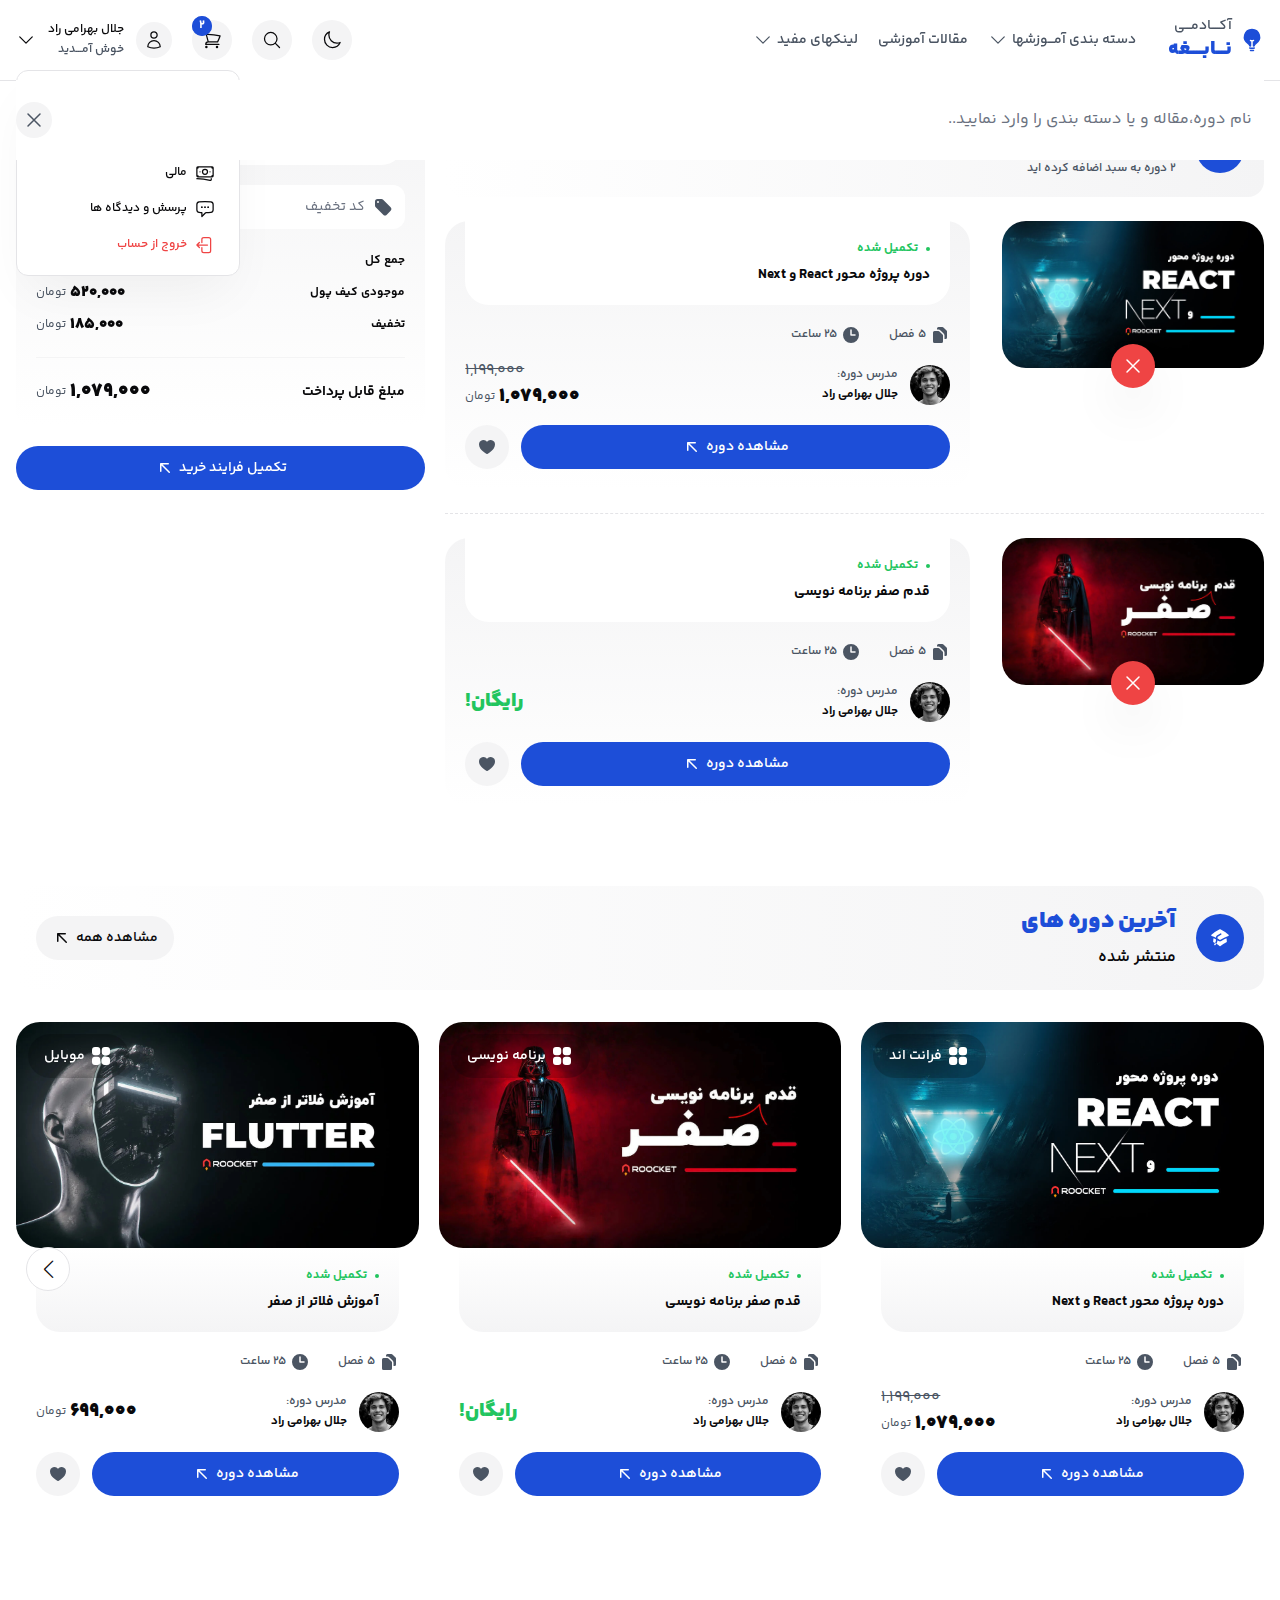
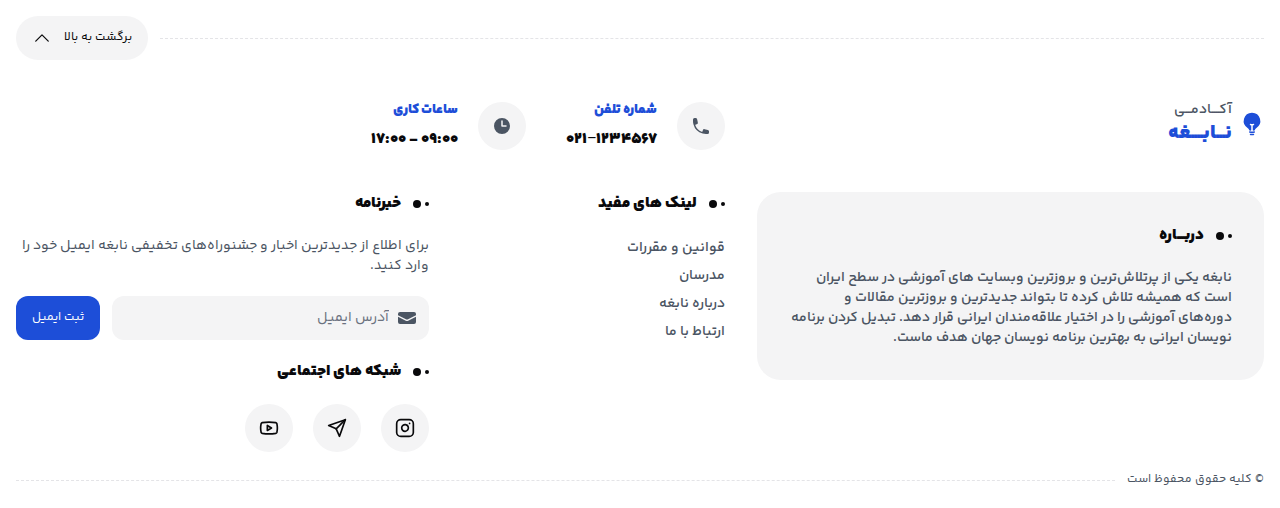
<file: cart.html>
<!DOCTYPE html>
<html lang="fa" dir="rtl">

<head>
    <meta charset="UTF-8">
    <meta name="viewport" content="width=device-width, initial-scale=1.0">
    <link rel="icon" type="image/svg+xml" href="./assets/images/favicon.svg" />
    <link rel="stylesheet" href="./assets/css/dependencies/swiper-bundle.min.css" />
    <link rel="stylesheet" href="./assets/css/dependencies/plyr.min.css" />
    <link rel="stylesheet" href="./assets/css/dependencies/fancybox.min.css" />
    <link rel="stylesheet" href="./assets/css/fonts.css" />
    <link rel="stylesheet" href="./assets/css/app.css" />
    <title>قالب آموزشی نابغه - سبد خرید</title>
</head>

<body>

    <div class="flex flex-col min-h-screen bg-background">
        <!-- header -->
        <header class="bg-background/80 backdrop-blur-xl border-b border-border sticky top-0 z-30" x-data="{ offcanvasOpen: false, openSearchBox: false }">
            <!-- container -->
            <div class="max-w-7xl relative px-4 mx-auto">
                <div class="flex items-center gap-8 h-20">
                    <div class="flex items-center gap-3">
                        <!-- offcanvas:button -->
                        <button type="button" class="lg:hidden inline-flex items-center justify-center relative w-10 h-10 bg-secondary rounded-full text-foreground" x-on:click="offcanvasOpen = true">
                            <svg xmlns="http://www.w3.org/2000/svg" fill="none" viewBox="0 0 24 24" stroke-width="1.5"
                                stroke="currentColor" class="w-6 h-6">
                                <path stroke-linecap="round" stroke-linejoin="round"
                                    d="M3.75 6.75h16.5M3.75 12h16.5m-16.5 5.25h16.5" />
                            </svg>
                        </button>
                        <!-- end offcanvas:button -->
                        <a href="./home.html" class="inline-flex items-center gap-2 text-primary">
                            <svg xmlns="http://www.w3.org/2000/svg" viewBox="0 0 24 24" fill="currentColor"
                                class="w-6 h-6">
                                <path
                                    d="M12 .75a8.25 8.25 0 0 0-4.135 15.39c.686.398 1.115 1.008 1.134 1.623a.75.75 0 0 0 .577.706c.352.083.71.148 1.074.195.323.041.6-.218.6-.544v-4.661a6.714 6.714 0 0 1-.937-.171.75.75 0 1 1 .374-1.453 5.261 5.261 0 0 0 2.626 0 .75.75 0 1 1 .374 1.452 6.712 6.712 0 0 1-.937.172v4.66c0 .327.277.586.6.545.364-.047.722-.112 1.074-.195a.75.75 0 0 0 .577-.706c.02-.615.448-1.225 1.134-1.623A8.25 8.25 0 0 0 12 .75Z" />
                                <path fill-rule="evenodd"
                                    d="M9.013 19.9a.75.75 0 0 1 .877-.597 11.319 11.319 0 0 0 4.22 0 .75.75 0 1 1 .28 1.473 12.819 12.819 0 0 1-4.78 0 .75.75 0 0 1-.597-.876ZM9.754 22.344a.75.75 0 0 1 .824-.668 13.682 13.682 0 0 0 2.844 0 .75.75 0 1 1 .156 1.492 15.156 15.156 0 0 1-3.156 0 .75.75 0 0 1-.668-.824Z"
                                    clip-rule="evenodd" />
                            </svg>
                            <span class="flex flex-col items-start">
                                <span class="font-semibold text-sm text-muted">آکــــادمـــی</span>
                                <span class="font-black text-xl">نـــابــــغه</span>
                            </span>
                        </a>
                    </div>
                    <div class="lg:flex hidden items-center gap-5">
                        <!-- categories -->
                        <div class="relative group/categories">
                            <a href="#" class="inline-flex items-center gap-1 text-muted transition-colors hover:text-foreground">
                                <span class="font-semibold text-sm">دسته بندی آمـــوزشها</span>
                                <svg xmlns="http://www.w3.org/2000/svg" fill="none" viewBox="0 0 24 24"
                                    stroke-width="1.5" stroke="currentColor" class="w-5 h-5">
                                    <path stroke-linecap="round" stroke-linejoin="round"
                                        d="m19.5 8.25-7.5 7.5-7.5-7.5" />
                                </svg>
                            </a>
                            <div class="absolute right-0 top-full opacity-0 invisible transition-all group-hover/categories:opacity-100 group-hover/categories:visible pt-5 z-10">
                                <ul class="flex flex-col relative w-56 min-h-[300px] bg-background border border-border shadow-2xl shadow-black/5">
                                    <li class="group">
                                        <a href="#" class="flex items-center relative text-foreground transition-colors hover:text-primary p-3">
                                            <span class="font-semibold text-sm">برنامه نویسی وب</span>
                                            <span class="absolute left-3">
                                                <svg xmlns="http://www.w3.org/2000/svg" fill="none" viewBox="0 0 24 24"
                                                    stroke-width="1.5" stroke="currentColor" class="w-5 h-5">
                                                    <path stroke-linecap="round" stroke-linejoin="round"
                                                        d="M15.75 19.5 8.25 12l7.5-7.5" />
                                                </svg>
                                            </span>
                                        </a>
                                        <ul class="absolute -top-px -bottom-px right-full flex flex-wrap flex-col w-96 bg-background border border-border shadow-2xl shadow-black/5 space-y-3 opacity-0 invisible group-hover:opacity-100 group-hover:visible px-3 pt-8 pb-3">
                                            <li class="absolute top-2">
                                                <span class="font-bold text-sm text-muted cursor-default">محبوب ترین
                                                    موضوعات</span>
                                            </li>
                                            <li class="w-1/2">
                                                <a href="#" class="flex items-center gap-2 text-muted before:content-[''] before:inline-block before:w-1 before:h-1 before:bg-border before:rounded-full transition-colors hover:text-primary hover:before:bg-primary">
                                                    <span class="font-semibold text-sm">جاوااسکریپت</span>
                                                </a>
                                            </li>
                                            <li class="w-1/2">
                                                <a href="#" class="flex items-center gap-2 text-muted before:content-[''] before:inline-block before:w-1 before:h-1 before:bg-border before:rounded-full transition-colors hover:text-primary hover:before:bg-primary">
                                                    <span class="font-semibold text-sm">نود جی اس</span>
                                                </a>
                                            </li>
                                            <li class="w-1/2">
                                                <a href="#" class="flex items-center gap-2 text-muted before:content-[''] before:inline-block before:w-1 before:h-1 before:bg-border before:rounded-full transition-colors hover:text-primary hover:before:bg-primary">
                                                    <span class="font-semibold text-sm">ریکت جی اس</span>
                                                </a>
                                            </li>
                                            <li class="w-1/2">
                                                <a href="#" class="flex items-center gap-2 text-muted before:content-[''] before:inline-block before:w-1 before:h-1 before:bg-border before:rounded-full transition-colors hover:text-primary hover:before:bg-primary">
                                                    <span class="font-semibold text-sm">ویو جی اس</span>
                                                </a>
                                            </li>
                                            <li class="w-1/2">
                                                <a href="#" class="flex items-center gap-2 text-muted before:content-[''] before:inline-block before:w-1 before:h-1 before:bg-border before:rounded-full transition-colors hover:text-primary hover:before:bg-primary">
                                                    <span class="font-semibold text-sm">تیلویند</span>
                                                </a>
                                            </li>
                                            <li class="w-1/2">
                                                <a href="#" class="flex items-center gap-2 text-muted before:content-[''] before:inline-block before:w-1 before:h-1 before:bg-border before:rounded-full transition-colors hover:text-primary hover:before:bg-primary">
                                                    <span class="font-semibold text-sm">بوت استرپ</span>
                                                </a>
                                            </li>
                                            <li class="w-1/2">
                                                <a href="#" class="flex items-center gap-2 text-muted before:content-[''] before:inline-block before:w-1 before:h-1 before:bg-border before:rounded-full transition-colors hover:text-primary hover:before:bg-primary">
                                                    <span class="font-semibold text-sm">سی اس اس</span>
                                                </a>
                                            </li>
                                            <li class="w-1/2">
                                                <a href="#" class="flex items-center gap-2 text-muted before:content-[''] before:inline-block before:w-1 before:h-1 before:bg-border before:rounded-full transition-colors hover:text-primary hover:before:bg-primary">
                                                    <span class="font-semibold text-sm">اچ تی ام ال</span>
                                                </a>
                                            </li>
                                            <li class="w-1/2">
                                                <a href="#" class="flex items-center gap-2 text-muted before:content-[''] before:inline-block before:w-1 before:h-1 before:bg-border before:rounded-full transition-colors hover:text-primary hover:before:bg-primary">
                                                    <span class="font-semibold text-sm">پی اچ پی</span>
                                                </a>
                                            </li>
                                            <li class="w-1/2">
                                                <a href="#" class="flex items-center gap-2 text-muted before:content-[''] before:inline-block before:w-1 before:h-1 before:bg-border before:rounded-full transition-colors hover:text-primary hover:before:bg-primary">
                                                    <span class="font-semibold text-sm">لاراول</span>
                                                </a>
                                            </li>
                                            <li class="w-1/2">
                                                <a href="#" class="flex items-center gap-2 text-muted before:content-[''] before:inline-block before:w-1 before:h-1 before:bg-border before:rounded-full transition-colors hover:text-primary hover:before:bg-primary">
                                                    <span class="font-semibold text-sm">لایووایر</span>
                                                </a>
                                            </li>
                                            <li class="w-1/2">
                                                <a href="#" class="flex items-center gap-2 text-muted before:content-[''] before:inline-block before:w-1 before:h-1 before:bg-border before:rounded-full transition-colors hover:text-primary hover:before:bg-primary">
                                                    <span class="font-semibold text-sm">آلپاین جی اس</span>
                                                </a>
                                            </li>
                                            <li class="w-1/2">
                                                <a href="#" class="flex items-center gap-2 text-muted before:content-[''] before:inline-block before:w-1 before:h-1 before:bg-border before:rounded-full transition-colors hover:text-primary hover:before:bg-primary">
                                                    <span class="font-semibold text-sm">دات نت</span>
                                                </a>
                                            </li>
                                        </ul>
                                    </li>
                                    <li class="group">
                                        <a href="#" class="flex items-center relative text-foreground transition-colors hover:text-primary p-3">
                                            <span class="font-semibold text-sm">دیتا ساینس</span>
                                            <span class="absolute left-3">
                                                <svg xmlns="http://www.w3.org/2000/svg" fill="none" viewBox="0 0 24 24"
                                                    stroke-width="1.5" stroke="currentColor" class="w-5 h-5">
                                                    <path stroke-linecap="round" stroke-linejoin="round"
                                                        d="M15.75 19.5 8.25 12l7.5-7.5" />
                                                </svg>
                                            </span>
                                        </a>
                                        <ul class="absolute -top-px -bottom-px right-full flex flex-wrap flex-col w-96 bg-background border border-border shadow-2xl shadow-black/5 space-y-3 opacity-0 invisible group-hover:opacity-100 group-hover:visible px-3 pt-8 pb-3">
                                            <li class="absolute top-2">
                                                <span class="font-bold text-sm text-muted cursor-default">محبوب ترین
                                                    موضوعات</span>
                                            </li>
                                            <li class="w-1/2">
                                                <a href="#" class="flex items-center gap-2 text-muted before:content-[''] before:inline-block before:w-1 before:h-1 before:bg-border before:rounded-full transition-colors hover:text-primary hover:before:bg-primary">
                                                    <span class="font-semibold text-sm">جاوااسکریپت</span>
                                                </a>
                                            </li>
                                            <li class="w-1/2">
                                                <a href="#" class="flex items-center gap-2 text-muted before:content-[''] before:inline-block before:w-1 before:h-1 before:bg-border before:rounded-full transition-colors hover:text-primary hover:before:bg-primary">
                                                    <span class="font-semibold text-sm">نود جی اس</span>
                                                </a>
                                            </li>
                                            <li class="w-1/2">
                                                <a href="#" class="flex items-center gap-2 text-muted before:content-[''] before:inline-block before:w-1 before:h-1 before:bg-border before:rounded-full transition-colors hover:text-primary hover:before:bg-primary">
                                                    <span class="font-semibold text-sm">ریکت جی اس</span>
                                                </a>
                                            </li>
                                            <li class="w-1/2">
                                                <a href="#" class="flex items-center gap-2 text-muted before:content-[''] before:inline-block before:w-1 before:h-1 before:bg-border before:rounded-full transition-colors hover:text-primary hover:before:bg-primary">
                                                    <span class="font-semibold text-sm">ویو جی اس</span>
                                                </a>
                                            </li>
                                            <li class="w-1/2">
                                                <a href="#" class="flex items-center gap-2 text-muted before:content-[''] before:inline-block before:w-1 before:h-1 before:bg-border before:rounded-full transition-colors hover:text-primary hover:before:bg-primary">
                                                    <span class="font-semibold text-sm">پی اچ پی</span>
                                                </a>
                                            </li>
                                            <li class="w-1/2">
                                                <a href="#" class="flex items-center gap-2 text-muted before:content-[''] before:inline-block before:w-1 before:h-1 before:bg-border before:rounded-full transition-colors hover:text-primary hover:before:bg-primary">
                                                    <span class="font-semibold text-sm">لاراول</span>
                                                </a>
                                            </li>
                                            <li class="w-1/2">
                                                <a href="#" class="flex items-center gap-2 text-muted before:content-[''] before:inline-block before:w-1 before:h-1 before:bg-border before:rounded-full transition-colors hover:text-primary hover:before:bg-primary">
                                                    <span class="font-semibold text-sm">لایووایر</span>
                                                </a>
                                            </li>
                                            <li class="w-1/2">
                                                <a href="#" class="flex items-center gap-2 text-muted before:content-[''] before:inline-block before:w-1 before:h-1 before:bg-border before:rounded-full transition-colors hover:text-primary hover:before:bg-primary">
                                                    <span class="font-semibold text-sm">آلپاین جی اس</span>
                                                </a>
                                            </li>
                                            <li class="w-1/2">
                                                <a href="#" class="flex items-center gap-2 text-muted before:content-[''] before:inline-block before:w-1 before:h-1 before:bg-border before:rounded-full transition-colors hover:text-primary hover:before:bg-primary">
                                                    <span class="font-semibold text-sm">دات نت</span>
                                                </a>
                                            </li>
                                        </ul>
                                    </li>
                                    <li>
                                        <a href="#" class="flex items-center relative text-foreground transition-colors hover:text-primary p-3">
                                            <span class="font-semibold text-sm">زبانهای برنامه نویسی</span>
                                            <span class="absolute left-3">
                                                <svg xmlns="http://www.w3.org/2000/svg" fill="none" viewBox="0 0 24 24"
                                                    stroke-width="1.5" stroke="currentColor" class="w-5 h-5">
                                                    <path stroke-linecap="round" stroke-linejoin="round"
                                                        d="M15.75 19.5 8.25 12l7.5-7.5" />
                                                </svg>
                                            </span>
                                        </a>
                                    </li>
                                    <li>
                                        <a href="#" class="flex items-center relative text-foreground transition-colors hover:text-primary p-3">
                                            <span class="font-semibold text-sm">توسعه بازی</span>
                                            <span class="absolute left-3">
                                                <svg xmlns="http://www.w3.org/2000/svg" fill="none" viewBox="0 0 24 24"
                                                    stroke-width="1.5" stroke="currentColor" class="w-5 h-5">
                                                    <path stroke-linecap="round" stroke-linejoin="round"
                                                        d="M15.75 19.5 8.25 12l7.5-7.5" />
                                                </svg>
                                            </span>
                                        </a>
                                    </li>
                                    <li>
                                        <a href="#" class="flex items-center relative text-foreground transition-colors hover:text-primary p-3">
                                            <span class="font-semibold text-sm">برنامه نویسی موبایل</span>
                                            <span class="absolute left-3">
                                                <svg xmlns="http://www.w3.org/2000/svg" fill="none" viewBox="0 0 24 24"
                                                    stroke-width="1.5" stroke="currentColor" class="w-5 h-5">
                                                    <path stroke-linecap="round" stroke-linejoin="round"
                                                        d="M15.75 19.5 8.25 12l7.5-7.5" />
                                                </svg>
                                            </span>
                                        </a>
                                    </li>
                                    <li>
                                        <a href="#" class="flex items-center relative text-foreground transition-colors hover:text-primary p-3">
                                            <span class="font-semibold text-sm">طراحی دیتابیس</span>
                                            <span class="absolute left-3">
                                                <svg xmlns="http://www.w3.org/2000/svg" fill="none" viewBox="0 0 24 24"
                                                    stroke-width="1.5" stroke="currentColor" class="w-5 h-5">
                                                    <path stroke-linecap="round" stroke-linejoin="round"
                                                        d="M15.75 19.5 8.25 12l7.5-7.5" />
                                                </svg>
                                            </span>
                                        </a>
                                    </li>
                                    <li>
                                        <a href="#" class="flex items-center relative text-foreground transition-colors hover:text-primary p-3">
                                            <span class="font-semibold text-sm">تست نویسی</span>
                                            <span class="absolute left-3">
                                                <svg xmlns="http://www.w3.org/2000/svg" fill="none" viewBox="0 0 24 24"
                                                    stroke-width="1.5" stroke="currentColor" class="w-5 h-5">
                                                    <path stroke-linecap="round" stroke-linejoin="round"
                                                        d="M15.75 19.5 8.25 12l7.5-7.5" />
                                                </svg>
                                            </span>
                                        </a>
                                    </li>
                                </ul>
                            </div>
                        </div>
                        <!-- end categories -->

                        <!-- menu -->
                        <ul class="flex items-center gap-5">
                            <li>
                                <a href="./blog.html" class="inline-flex text-muted transition-colors hover:text-foreground">
                                    <span class="font-semibold text-sm">مقالات آموزشی</span>
                                </a>
                            </li>
                            <li class="relative group/submenu">
                                <a href="#" class="inline-flex items-center gap-1 text-muted transition-colors hover:text-foreground">
                                    <span class="font-semibold text-sm">لینکهای مفید</span>
                                    <svg xmlns="http://www.w3.org/2000/svg" fill="none" viewBox="0 0 24 24"
                                        stroke-width="1.5" stroke="currentColor"
                                        class="w-5 h-5 transition-transform group-hover/submenu:rotate-180">
                                        <path stroke-linecap="round" stroke-linejoin="round"
                                            d="m19.5 8.25-7.5 7.5-7.5-7.5" />
                                    </svg>
                                </a>
                                <ul class="absolute top-full right-0 w-56 bg-background border border-border rounded-xl shadow-2xl shadow-black/5 opacity-0 invisible transition-all group-hover/submenu:opacity-100 group-hover/submenu:visible p-3 mt-2">
                                    <li>
                                        <a href="./profile.html" class="flex items-center gap-2 w-full text-foreground transition-colors hover:text-primary px-3 py-2">
                                            <span class="font-semibold text-xs">مشاهده پروفایل</span>
                                        </a>
                                    </li>
                                    <li>
                                        <a href="./profile-courses.html" class="flex items-center gap-2 w-full text-foreground transition-colors hover:text-primary px-3 py-2">
                                            <span class="font-semibold text-xs">دوره ها</span>
                                        </a>
                                    </li>
                                    <li>
                                        <a href="./profile-financial.html" class="flex items-center gap-2 w-full text-foreground transition-colors hover:text-primary px-3 py-2">
                                            <span class="font-semibold text-xs">مالی</span>
                                        </a>
                                    </li>
                                    <li>
                                        <a href="./profile-comments.html" class="flex items-center gap-2 w-full text-foreground transition-colors hover:text-primary px-3 py-2">
                                            <span class="font-semibold text-xs">پرسش و دیدگاه ها</span>
                                        </a>
                                    </li>
                                    <li>
                                        <button type="button" class="flex items-center gap-2 w-full text-red-500 transition-colors hover:text-red-700 px-3 py-2">
                                            <span class="font-semibold text-xs">خروج از حساب</span>
                                        </button>
                                    </li>
                                </ul>
                            </li>
                        </ul>
                        <!-- end menu -->
                    </div>

                    <div class="flex items-center md:gap-5 gap-3 mr-auto">
                        <!-- darkMode:button -->
                        <button type="button" class="hidden lg:inline-flex items-center justify-center w-10 h-10 bg-secondary rounded-full text-foreground" id="dark-mode-button">
                            <span class="light-icon">
                                <svg xmlns="http://www.w3.org/2000/svg" fill="none" viewBox="0 0 24 24"
                                    stroke-width="1.5" stroke="currentColor" class="w-5 h-5">
                                    <path stroke-linecap="round" stroke-linejoin="round"
                                        d="M21.752 15.002A9.72 9.72 0 0 1 18 15.75c-5.385 0-9.75-4.365-9.75-9.75 0-1.33.266-2.597.748-3.752A9.753 9.753 0 0 0 3 11.25C3 16.635 7.365 21 12.75 21a9.753 9.753 0 0 0 9.002-5.998Z" />
                                </svg>
                            </span>
                            <span class="dark-icon">
                                <svg xmlns="http://www.w3.org/2000/svg" fill="none" viewBox="0 0 24 24"
                                    stroke-width="1.5" stroke="currentColor" class="w-5 h-5">
                                    <path stroke-linecap="round" stroke-linejoin="round"
                                        d="M12 3v2.25m6.364.386-1.591 1.591M21 12h-2.25m-.386 6.364-1.591-1.591M12 18.75V21m-4.773-4.227-1.591 1.591M5.25 12H3m4.227-4.773L5.636 5.636M15.75 12a3.75 3.75 0 1 1-7.5 0 3.75 3.75 0 0 1 7.5 0Z" />
                                </svg>
                            </span>
                        </button>
                        <!-- end darkMode:button -->

                        <!-- openSearchBox:button -->
                        <button type="button" class="hidden lg:inline-flex items-center justify-center w-10 h-10 bg-secondary rounded-full text-foreground" x-on:click="openSearchBox = true">
                            <svg xmlns="http://www.w3.org/2000/svg" fill="none" viewBox="0 0 24 24" stroke-width="1.5"
                                stroke="currentColor" class="w-5 h-5">
                                <path stroke-linecap="round" stroke-linejoin="round"
                                    d="m21 21-5.197-5.197m0 0A7.5 7.5 0 1 0 5.196 5.196a7.5 7.5 0 0 0 10.607 10.607Z" />
                            </svg>
                        </button>
                        <!-- end openSearchBox:button -->

                        <a href="./cart.html" class="inline-flex items-center justify-center relative w-10 h-10 bg-secondary rounded-full text-foreground">
                            <svg xmlns="http://www.w3.org/2000/svg" fill="none" viewBox="0 0 24 24" stroke-width="1.5"
                                stroke="currentColor" class="w-5 h-5">
                                <path stroke-linecap="round" stroke-linejoin="round"
                                    d="M2.25 3h1.386c.51 0 .955.343 1.087.835l.383 1.437M7.5 14.25a3 3 0 0 0-3 3h15.75m-12.75-3h11.218c1.121-2.3 2.1-4.684 2.924-7.138a60.114 60.114 0 0 0-16.536-1.84M7.5 14.25 5.106 5.272M6 20.25a.75.75 0 1 1-1.5 0 .75.75 0 0 1 1.5 0Zm12.75 0a.75.75 0 1 1-1.5 0 .75.75 0 0 1 1.5 0Z" />
                            </svg>
                            <span class="absolute -top-1 left-0 flex h-5 w-5">
                                <span
                                    class="animate-ping absolute inline-flex h-full w-full rounded-full bg-primary opacity-75"></span>
                                <span
                                    class="relative inline-flex items-center justify-center rounded-full h-5 w-5 bg-primary text-primary-foreground font-bold text-xs">2</span>
                            </span>
                        </a>

                        <!-- user:dropdown -->
                        <div class="relative" x-data="{ isOpen: false }">
                            <button class="flex items-center sm:gap-3 gap-1" x-on:click="isOpen = !isOpen">
                                <span
                                    class="inline-flex items-center justify-center w-9 h-9 bg-secondary rounded-full text-foreground">
                                    <svg xmlns="http://www.w3.org/2000/svg" fill="none" viewBox="0 0 24 24"
                                        stroke-width="1.5" stroke="currentColor" class="w-5 h-5">
                                        <path stroke-linecap="round" stroke-linejoin="round"
                                            d="M15.75 6a3.75 3.75 0 1 1-7.5 0 3.75 3.75 0 0 1 7.5 0ZM4.501 20.118a7.5 7.5 0 0 1 14.998 0A17.933 17.933 0 0 1 12 21.75c-2.676 0-5.216-.584-7.499-1.632Z" />
                                    </svg>
                                </span>
                                <span class="xs:flex flex-col items-start hidden text-xs space-y-1">
                                    <span class="font-semibold text-foreground">جلال بهرامی راد</span>
                                    <span class="font-semibold text-muted">خوش آمـــدید</span>
                                </span>
                                <span class="text-foreground transition-transform"
                                    x-bind:class="isOpen ? 'rotate-180' : ''">
                                    <svg xmlns="http://www.w3.org/2000/svg" fill="none" viewBox="0 0 24 24"
                                        stroke-width="1.5" stroke="currentColor" class="w-5 h-5">
                                        <path stroke-linecap="round" stroke-linejoin="round"
                                            d="m19.5 8.25-7.5 7.5-7.5-7.5" />
                                    </svg>
                                </span>
                            </button>
                            <div class="absolute top-full left-0 pt-3" x-show="isOpen" x-on:click.outside="isOpen = false">
                                <div class="w-56 bg-background border border-border rounded-xl shadow-2xl shadow-black/5 p-3">
                                    <a href="./profile.html" class="flex items-center gap-2 w-full text-foreground transition-colors hover:text-primary px-3 py-2">
                                        <svg xmlns="http://www.w3.org/2000/svg" fill="none" viewBox="0 0 24 24"
                                            stroke-width="1.5" stroke="currentColor" class="w-5 h-5">
                                            <path stroke-linecap="round" stroke-linejoin="round"
                                                d="M9.813 15.904 9 18.75l-.813-2.846a4.5 4.5 0 0 0-3.09-3.09L2.25 12l2.846-.813a4.5 4.5 0 0 0 3.09-3.09L9 5.25l.813 2.846a4.5 4.5 0 0 0 3.09 3.09L15.75 12l-2.846.813a4.5 4.5 0 0 0-3.09 3.09ZM18.259 8.715 18 9.75l-.259-1.035a3.375 3.375 0 0 0-2.455-2.456L14.25 6l1.036-.259a3.375 3.375 0 0 0 2.455-2.456L18 2.25l.259 1.035a3.375 3.375 0 0 0 2.456 2.456L21.75 6l-1.035.259a3.375 3.375 0 0 0-2.456 2.456ZM16.894 20.567 16.5 21.75l-.394-1.183a2.25 2.25 0 0 0-1.423-1.423L13.5 18.75l1.183-.394a2.25 2.25 0 0 0 1.423-1.423l.394-1.183.394 1.183a2.25 2.25 0 0 0 1.423 1.423l1.183.394-1.183.394a2.25 2.25 0 0 0-1.423 1.423Z" />
                                        </svg>
                                        <span class="font-semibold text-xs">مشاهده پروفایل</span>
                                    </a>
                                    <a href="./profile-courses.html" class="flex items-center gap-2 w-full text-foreground transition-colors hover:text-primary px-3 py-2">
                                        <svg xmlns="http://www.w3.org/2000/svg" fill="none" viewBox="0 0 24 24"
                                            stroke-width="1.5" stroke="currentColor" class="w-5 h-5">
                                            <path stroke-linecap="round" stroke-linejoin="round"
                                                d="M4.26 10.147a60.438 60.438 0 0 0-.491 6.347A48.62 48.62 0 0 1 12 20.904a48.62 48.62 0 0 1 8.232-4.41 60.46 60.46 0 0 0-.491-6.347m-15.482 0a50.636 50.636 0 0 0-2.658-.813A59.906 59.906 0 0 1 12 3.493a59.903 59.903 0 0 1 10.399 5.84c-.896.248-1.783.52-2.658.814m-15.482 0A50.717 50.717 0 0 1 12 13.489a50.702 50.702 0 0 1 7.74-3.342M6.75 15a.75.75 0 1 0 0-1.5.75.75 0 0 0 0 1.5Zm0 0v-3.675A55.378 55.378 0 0 1 12 8.443m-7.007 11.55A5.981 5.981 0 0 0 6.75 15.75v-1.5" />
                                        </svg>
                                        <span class="font-semibold text-xs">دوره ها</span>
                                    </a>
                                    <a href="./profile-financial.html" class="flex items-center gap-2 w-full text-foreground transition-colors hover:text-primary px-3 py-2">
                                        <svg xmlns="http://www.w3.org/2000/svg" fill="none" viewBox="0 0 24 24"
                                            stroke-width="1.5" stroke="currentColor" class="w-5 h-5">
                                            <path stroke-linecap="round" stroke-linejoin="round"
                                                d="M2.25 18.75a60.07 60.07 0 0 1 15.797 2.101c.727.198 1.453-.342 1.453-1.096V18.75M3.75 4.5v.75A.75.75 0 0 1 3 6h-.75m0 0v-.375c0-.621.504-1.125 1.125-1.125H20.25M2.25 6v9m18-10.5v.75c0 .414.336.75.75.75h.75m-1.5-1.5h.375c.621 0 1.125.504 1.125 1.125v9.75c0 .621-.504 1.125-1.125 1.125h-.375m1.5-1.5H21a.75.75 0 0 0-.75.75v.75m0 0H3.75m0 0h-.375a1.125 1.125 0 0 1-1.125-1.125V15m1.5 1.5v-.75A.75.75 0 0 0 3 15h-.75M15 10.5a3 3 0 1 1-6 0 3 3 0 0 1 6 0Zm3 0h.008v.008H18V10.5Zm-12 0h.008v.008H6V10.5Z" />
                                        </svg>
                                        <span class="font-semibold text-xs">مالی</span>
                                    </a>
                                    <a href="./profile-comments.html" class="flex items-center gap-2 w-full text-foreground transition-colors hover:text-primary px-3 py-2">
                                        <svg xmlns="http://www.w3.org/2000/svg" fill="none" viewBox="0 0 24 24"
                                            stroke-width="1.5" stroke="currentColor" class="w-5 h-5">
                                            <path stroke-linecap="round" stroke-linejoin="round"
                                                d="M8.625 9.75a.375.375 0 1 1-.75 0 .375.375 0 0 1 .75 0Zm0 0H8.25m4.125 0a.375.375 0 1 1-.75 0 .375.375 0 0 1 .75 0Zm0 0H12m4.125 0a.375.375 0 1 1-.75 0 .375.375 0 0 1 .75 0Zm0 0h-.375m-13.5 3.01c0 1.6 1.123 2.994 2.707 3.227 1.087.16 2.185.283 3.293.369V21l4.184-4.183a1.14 1.14 0 0 1 .778-.332 48.294 48.294 0 0 0 5.83-.498c1.585-.233 2.708-1.626 2.708-3.228V6.741c0-1.602-1.123-2.995-2.707-3.228A48.394 48.394 0 0 0 12 3c-2.392 0-4.744.175-7.043.513C3.373 3.746 2.25 5.14 2.25 6.741v6.018Z" />
                                        </svg>
                                        <span class="font-semibold text-xs">پرسش و دیدگاه ها</span>
                                    </a>
                                    <button type="button" class="flex items-center gap-2 w-full text-red-500 transition-colors hover:text-red-700 px-3 py-2">
                                        <svg xmlns="http://www.w3.org/2000/svg" fill="none" viewBox="0 0 24 24"
                                            stroke-width="1.5" stroke="currentColor" class="w-5 h-5">
                                            <path stroke-linecap="round" stroke-linejoin="round"
                                                d="M8.25 9V5.25A2.25 2.25 0 0 1 10.5 3h6a2.25 2.25 0 0 1 2.25 2.25v13.5A2.25 2.25 0 0 1 16.5 21h-6a2.25 2.25 0 0 1-2.25-2.25V15m-3 0-3-3m0 0 3-3m-3 3H15" />
                                        </svg>
                                        <span class="font-semibold text-xs">خروج از حساب</span>
                                    </button>
                                </div>
                            </div>
                        </div>
                        <!-- end user:dropdown -->

                        <!-- login-register:button -->
                        <!-- <a href="./login-register.html"
                    class="inline-flex items-center justify-center gap-1 h-10 bg-primary rounded-full text-primary-foreground transition-all hover:opacity-80 px-4">
                    <svg xmlns="http://www.w3.org/2000/svg" viewBox="0 0 24 24" fill="currentColor" class="w-6 h-6">
                        <path fill-rule="evenodd"
                            d="M7.5 3.75A1.5 1.5 0 0 0 6 5.25v13.5a1.5 1.5 0 0 0 1.5 1.5h6a1.5 1.5 0 0 0 1.5-1.5V15a.75.75 0 0 1 1.5 0v3.75a3 3 0 0 1-3 3h-6a3 3 0 0 1-3-3V5.25a3 3 0 0 1 3-3h6a3 3 0 0 1 3 3V9A.75.75 0 0 1 15 9V5.25a1.5 1.5 0 0 0-1.5-1.5h-6Zm5.03 4.72a.75.75 0 0 1 0 1.06l-1.72 1.72h10.94a.75.75 0 0 1 0 1.5H10.81l1.72 1.72a.75.75 0 1 1-1.06 1.06l-3-3a.75.75 0 0 1 0-1.06l3-3a.75.75 0 0 1 1.06 0Z"
                            clip-rule="evenodd" />
                    </svg>
                    <span class="font-semibold text-sm">حساب کاربری</span>
                </a> -->
                        <!-- end login-register:button -->

                    </div>
                </div>

                <!-- searchBox -->
                <div class="absolute inset-x-4 hidden lg:flex flex-col h-full bg-background transition-all" x-bind:class="openSearchBox ? 'top-0' : '-top-full'">
                    <form action="#" class="h-full">
                        <div class="flex items-center h-full relative">
                            <input type="text" class="form-input w-full !ring-0 !ring-offset-0 bg-background border-0 focus:border-0 text-foreground" placeholder="نام دوره،مقاله و یا دسته بندی را وارد نمایید.." />
                            <button type="button" class="absolute left-0 inline-flex items-center justify-center w-9 h-9 bg-secondary rounded-full text-muted transition-colors hover:text-red-500" x-on:click="openSearchBox = false">
                                <svg xmlns="http://www.w3.org/2000/svg" fill="none" viewBox="0 0 24 24"
                                    stroke-width="1.5" stroke="currentColor" class="w-6 h-6">
                                    <path stroke-linecap="round" stroke-linejoin="round" d="M6 18 18 6M6 6l12 12" />
                                </svg>
                            </button>
                        </div>
                    </form>
                </div>
                <!-- end searchBox -->
            </div>
            <!-- end container -->

            <!-- offcanvas -->
            <div x-cloak>
                <!-- offcanvas:box -->
                <div class="fixed inset-y-0 right-0 xs:w-80 w-72 h-screen bg-background rounded-l-2xl overflow-y-auto transition-transform z-50" x-bind:class="offcanvasOpen ? '!translate-x-0' : 'translate-x-full'">
                    <!-- offcanvas:header -->
                    <div class="flex items-center justify-between gap-x-4 sticky top-0 bg-background p-4 z-10">
                        <a href="./home.html" class="inline-flex items-center gap-2 text-primary">
                            <svg xmlns="http://www.w3.org/2000/svg" viewBox="0 0 24 24" fill="currentColor"
                                class="w-6 h-6">
                                <path
                                    d="M12 .75a8.25 8.25 0 0 0-4.135 15.39c.686.398 1.115 1.008 1.134 1.623a.75.75 0 0 0 .577.706c.352.083.71.148 1.074.195.323.041.6-.218.6-.544v-4.661a6.714 6.714 0 0 1-.937-.171.75.75 0 1 1 .374-1.453 5.261 5.261 0 0 0 2.626 0 .75.75 0 1 1 .374 1.452 6.712 6.712 0 0 1-.937.172v4.66c0 .327.277.586.6.545.364-.047.722-.112 1.074-.195a.75.75 0 0 0 .577-.706c.02-.615.448-1.225 1.134-1.623A8.25 8.25 0 0 0 12 .75Z" />
                                <path fill-rule="evenodd"
                                    d="M9.013 19.9a.75.75 0 0 1 .877-.597 11.319 11.319 0 0 0 4.22 0 .75.75 0 1 1 .28 1.473 12.819 12.819 0 0 1-4.78 0 .75.75 0 0 1-.597-.876ZM9.754 22.344a.75.75 0 0 1 .824-.668 13.682 13.682 0 0 0 2.844 0 .75.75 0 1 1 .156 1.492 15.156 15.156 0 0 1-3.156 0 .75.75 0 0 1-.668-.824Z"
                                    clip-rule="evenodd" />
                            </svg>
                            <span class="flex flex-col items-start">
                                <span class="font-semibold text-sm text-muted">آکــــادمـــی</span>
                                <span class="font-black text-xl">نـــابــــغه</span>
                            </span>
                        </a>

                        <!-- offcanvas:close-button -->
                        <button x-on:click="offcanvasOpen = false" class="text-foreground focus:outline-none hover:text-red-500">
                            <svg xmlns="http://www.w3.org/2000/svg" fill="none" viewBox="0 0 24 24" stroke-width="1.5"
                                stroke="currentColor" class="w-6 h-6">
                                <path stroke-linecap="round" stroke-linejoin="round" d="M6 18L18 6M6 6l12 12"></path>
                            </svg>
                        </button>
                        <!-- end offcanvas:close-button -->
                    </div>
                    <!-- end offcanvas header -->

                    <!-- offcanvas:content -->
                    <div class="space-y-5 p-4">
                        <form action="#">
                            <div class="flex items-center relative">
                                <input type="text" class="form-input w-full h-10 !ring-0 !ring-offset-0 bg-secondary border border-border focus:border-border rounded-xl text-sm text-foreground pr-10" placeholder="دنبال چی میگردی؟" />
                                <span class="absolute right-3 text-muted">
                                    <svg xmlns="http://www.w3.org/2000/svg" viewBox="0 0 20 20" fill="currentColor"
                                        class="w-5 h-5">
                                        <path fill-rule="evenodd"
                                            d="M9 3.5a5.5 5.5 0 1 0 0 11 5.5 5.5 0 0 0 0-11ZM2 9a7 7 0 1 1 12.452 4.391l3.328 3.329a.75.75 0 1 1-1.06 1.06l-3.329-3.328A7 7 0 0 1 2 9Z"
                                            clip-rule="evenodd"></path>
                                    </svg>
                                </span>
                            </div>
                        </form>
                        <div class="h-px bg-border"></div>
                        <label class="relative w-full flex items-center justify-between cursor-pointer">
                            <span class="font-bold text-sm text-foreground">تم تاریک</span>
                            <input type="checkbox" class="sr-only peer" id="dark-mode-checkbox" />
                            <div
                                class="w-11 h-5 relative bg-background border-2 border-border peer-focus:outline-none rounded-full peer peer-checked:after:left-[26px] peer-checked:after:bg-background after:content-[''] after:absolute after:left-0.5 after:top-0.5 after:bg-border after:rounded-full after:h-3 after:w-3 after:transition-all peer-checked:bg-primary peer-checked:border-primary">
                            </div>
                        </label>
                        <div class="h-px bg-border"></div>
                        <ul class="flex flex-col space-y-1">
                            <li x-data="{ open: false }">
                                <button type="button" class="w-full flex items-center gap-x-2 relative transition-all hover:text-foreground py-2" x-bind:class="open ? 'text-foreground' : 'text-muted'" x-on:click="open = !open">
                                    <svg xmlns="http://www.w3.org/2000/svg" viewBox="0 0 24 24" fill="currentColor"
                                        class="w-5 h-5">
                                        <path fill-rule="evenodd"
                                            d="M3 9a.75.75 0 0 1 .75-.75h16.5a.75.75 0 0 1 0 1.5H3.75A.75.75 0 0 1 3 9Zm0 6.75a.75.75 0 0 1 .75-.75h16.5a.75.75 0 0 1 0 1.5H3.75a.75.75 0 0 1-.75-.75Z"
                                            clip-rule="evenodd"></path>
                                    </svg>
                                    <span class="font-semibold text-xs">دسته بندی آموزشها</span>
                                    <span class="absolute left-3" x-bind:class="open ? 'rotate-180' : ''">
                                        <svg xmlns="http://www.w3.org/2000/svg" fill="none" viewBox="0 0 24 24"
                                            stroke-width="1.5" stroke="currentColor" class="w-5 h-5">
                                            <path stroke-linecap="round" stroke-linejoin="round"
                                                d="M19.5 8.25l-7.5 7.5-7.5-7.5"></path>
                                        </svg>
                                    </span>
                                </button>
                                <ul class="flex flex-col relative before:content-[''] before:absolute before:inset-y-3 before:right-3 before:w-px before:bg-zinc-200 dark:before:bg-zinc-900 py-3 pr-5" x-show="open">
                                    <li x-data="{ openChild: false }">
                                        <button type="button" class="w-full flex items-center gap-x-2 bg-transparent rounded-xl text-zinc-400 transition-all group/nav-item hover:text-black dark:hover:text-white py-2 px-3" x-on:click="openChild = !openChild">
                                            <svg xmlns="http://www.w3.org/2000/svg" fill="none" viewBox="0 0 24 24"
                                                stroke-width="1.5" stroke="currentColor" class="w-4 h-4"
                                                x-bind:class="openChild ? '-rotate-45' : ''">
                                                <path stroke-linecap="round" stroke-linejoin="round"
                                                    d="M15.75 19.5 8.25 12l7.5-7.5"></path>
                                            </svg>
                                            <span class="font-medium text-xs">برنامه نویسی وب</span>
                                        </button>
                                        <ul class="flex flex-col relative before:content-[''] before:absolute before:inset-y-3 before:right-3 before:w-px before:bg-zinc-200 dark:before:bg-zinc-900 py-3 pr-5" x-show="openChild">
                                            <li>
                                                <a href="./series.html" class="w-full flex items-center gap-x-2 bg-transparent rounded-xl text-zinc-400 transition-all group/nav-item hover:text-black dark:hover:text-white py-2 px-3">
                                                    <span
                                                        class="inline-flex w-2 h-px bg-zinc-200 dark:bg-zinc-800 transition-all group-hover/nav-item:w-4 group-hover/nav-item:bg-black dark:group-hover/nav-item:bg-white"></span>
                                                    <span class="font-medium text-xs">جاوااسکریپت</span>
                                                </a>
                                            </li>
                                            <li>
                                                <a href="./series.html" class="w-full flex items-center gap-x-2 bg-transparent rounded-xl text-zinc-400 transition-all group/nav-item hover:text-black dark:hover:text-white py-2 px-3">
                                                    <span
                                                        class="inline-flex w-2 h-px bg-zinc-200 dark:bg-zinc-800 transition-all group-hover/nav-item:w-4 group-hover/nav-item:bg-black dark:group-hover/nav-item:bg-white"></span>
                                                    <span class="font-medium text-xs">نود جی اس</span>
                                                </a>
                                            </li>
                                            <li>
                                                <a href="./series.html" class="w-full flex items-center gap-x-2 bg-transparent rounded-xl text-zinc-400 transition-all group/nav-item hover:text-black dark:hover:text-white py-2 px-3">
                                                    <span
                                                        class="inline-flex w-2 h-px bg-zinc-200 dark:bg-zinc-800 transition-all group-hover/nav-item:w-4 group-hover/nav-item:bg-black dark:group-hover/nav-item:bg-white"></span>
                                                    <span class="font-medium text-xs">ریکت جی اس</span>
                                                </a>
                                            </li>
                                            <li>
                                                <a href="./series.html" class="w-full flex items-center gap-x-2 bg-transparent rounded-xl text-zinc-400 transition-all group/nav-item hover:text-black dark:hover:text-white py-2 px-3">
                                                    <span
                                                        class="inline-flex w-2 h-px bg-zinc-200 dark:bg-zinc-800 transition-all group-hover/nav-item:w-4 group-hover/nav-item:bg-black dark:group-hover/nav-item:bg-white"></span>
                                                    <span class="font-medium text-xs">...</span>
                                                </a>
                                            </li>
                                        </ul>
                                    </li>
                                    <li>
                                        <a href="./series.html" class="w-full flex items-center gap-x-2 bg-transparent rounded-xl text-zinc-400 transition-all group/nav-item hover:text-black dark:hover:text-white py-2 px-3">
                                            <span
                                                class="inline-flex w-2 h-px bg-zinc-200 dark:bg-zinc-800 transition-all group-hover/nav-item:w-4 group-hover/nav-item:bg-black dark:group-hover/nav-item:bg-white"></span>
                                            <span class="font-medium text-xs">دیتا ساینس</span>
                                        </a>
                                    </li>
                                    <li>
                                        <a href="./series.html" class="w-full flex items-center gap-x-2 bg-transparent rounded-xl text-zinc-400 transition-all group/nav-item hover:text-black dark:hover:text-white py-2 px-3">
                                            <span
                                                class="inline-flex w-2 h-px bg-zinc-200 dark:bg-zinc-800 transition-all group-hover/nav-item:w-4 group-hover/nav-item:bg-black dark:group-hover/nav-item:bg-white"></span>
                                            <span class="font-medium text-xs">زبانهای برنامه نویسی</span>
                                        </a>
                                    </li>
                                    <li>
                                        <a href="./series.html" class="w-full flex items-center gap-x-2 bg-transparent rounded-xl text-zinc-400 transition-all group/nav-item hover:text-black dark:hover:text-white py-2 px-3">
                                            <span
                                                class="inline-flex w-2 h-px bg-zinc-200 dark:bg-zinc-800 transition-all group-hover/nav-item:w-4 group-hover/nav-item:bg-black dark:group-hover/nav-item:bg-white"></span>
                                            <span class="font-medium text-xs">...</span>
                                        </a>
                                    </li>
                                </ul>
                            </li>
                            <li>
                                <a href="#" class="w-full flex items-center gap-x-2 relative text-muted transition-all hover:text-foreground py-2">
                                    <svg xmlns="http://www.w3.org/2000/svg" fill="none" viewBox="0 0 24 24"
                                        stroke-width="1.5" stroke="currentColor" class="w-5 h-5">
                                        <path stroke-linecap="round" stroke-linejoin="round"
                                            d="M9.879 7.519c1.171-1.025 3.071-1.025 4.242 0 1.172 1.025 1.172 2.687 0 3.712-.203.179-.43.326-.67.442-.745.361-1.45.999-1.45 1.827v.75M21 12a9 9 0 1 1-18 0 9 9 0 0 1 18 0Zm-9 5.25h.008v.008H12v-.008Z">
                                        </path>
                                    </svg>
                                    <span class="font-semibold text-xs">پرسش و پاسخ</span>
                                </a>
                            </li>
                            <li>
                                <a href="#" class="w-full flex items-center gap-x-2 relative text-muted transition-all hover:text-foreground py-2">
                                    <svg xmlns="http://www.w3.org/2000/svg" fill="none" viewBox="0 0 24 24"
                                        stroke-width="1.5" stroke="currentColor" class="w-5 h-5">
                                        <path stroke-linecap="round" stroke-linejoin="round"
                                            d="M19.5 14.25v-2.625a3.375 3.375 0 0 0-3.375-3.375h-1.5A1.125 1.125 0 0 1 13.5 7.125v-1.5a3.375 3.375 0 0 0-3.375-3.375H8.25m0 12.75h7.5m-7.5 3H12M10.5 2.25H5.625c-.621 0-1.125.504-1.125 1.125v17.25c0 .621.504 1.125 1.125 1.125h12.75c.621 0 1.125-.504 1.125-1.125V11.25a9 9 0 0 0-9-9Z">
                                        </path>
                                    </svg>
                                    <span class="font-semibold text-xs">مقالات آموزشی</span>
                                </a>
                            </li>
                        </ul>
                    </div>
                    <!-- end offcanvas:content -->
                </div>
                <!-- end offcanvas:box -->

                <!-- offcanvas:overlay -->
                <div class="fixed inset-0 h-screen bg-secondary/80 cursor-pointer transition-all duration-1000 z-40" x-bind:class="offcanvasOpen ? 'opacity-100 visible' : 'opacity-0 invisible'" x-on:click="offcanvasOpen = false">
                </div>
                <!-- end offcanvas:overlay -->
            </div>
            <!-- end offcanvas -->
        </header>
        <!-- end header -->

        <main class="flex-auto py-5">
            <div x-data="{ modalOpen: false }">
                <!-- container -->
                <div class="max-w-7xl space-y-14 px-4 mx-auto">
                    <div class="flex md:flex-nowrap flex-wrap items-start gap-5">
                        <div class="md:w-8/12 w-full">
                            <!-- section:title -->
                            <div class="flex items-center justify-between gap-8 bg-gradient-to-l from-secondary to-background rounded-2xl p-5">
                                <div class="flex items-center gap-5">
                                    <span class="flex items-center justify-center w-12 h-12 bg-primary text-primary-foreground rounded-full">
                                        <svg xmlns="http://www.w3.org/2000/svg" viewBox="0 0 20 20" fill="currentColor"
                                            class="w-5 h-5">
                                            <path fill-rule="evenodd"
                                                d="M9.664 1.319a.75.75 0 0 1 .672 0 41.059 41.059 0 0 1 8.198 5.424.75.75 0 0 1-.254 1.285 31.372 31.372 0 0 0-7.86 3.83.75.75 0 0 1-.84 0 31.508 31.508 0 0 0-2.08-1.287V9.394c0-.244.116-.463.302-.592a35.504 35.504 0 0 1 3.305-2.033.75.75 0 0 0-.714-1.319 37 37 0 0 0-3.446 2.12A2.216 2.216 0 0 0 6 9.393v.38a31.293 31.293 0 0 0-4.28-1.746.75.75 0 0 1-.254-1.285 41.059 41.059 0 0 1 8.198-5.424ZM6 11.459a29.848 29.848 0 0 0-2.455-1.158 41.029 41.029 0 0 0-.39 3.114.75.75 0 0 0 .419.74c.528.256 1.046.53 1.554.82-.21.324-.455.63-.739.914a.75.75 0 1 0 1.06 1.06c.37-.369.69-.77.96-1.193a26.61 26.61 0 0 1 3.095 2.348.75.75 0 0 0 .992 0 26.547 26.547 0 0 1 5.93-3.95.75.75 0 0 0 .42-.739 41.053 41.053 0 0 0-.39-3.114 29.925 29.925 0 0 0-5.199 2.801 2.25 2.25 0 0 1-2.514 0c-.41-.275-.826-.541-1.25-.797a6.985 6.985 0 0 1-1.084 3.45 26.503 26.503 0 0 0-1.281-.78A5.487 5.487 0 0 0 6 12v-.54Z"
                                                clip-rule="evenodd"></path>
                                        </svg>
                                    </span>
                                    <div class="flex flex-col space-y-2">
                                        <span class="font-black xs:text-2xl text-lg text-primary">سبد خرید شما</span>
                                        <span class="font-semibold text-xs text-muted">۲ دوره به سبد اضافه کرده
                                            اید</span>
                                    </div>
                                </div>
                            </div>
                            <!-- end section:title -->

                            <!-- cart-items:wrapper -->
                            <div class="divide-y divide-dashed divide-border">
                                <!-- cart-item -->
                                <div class="flex sm:flex-nowrap flex-wrap items-start gap-8 relative py-6">
                                    <div class="sm:w-4/12 w-full relative z-10">
                                        <a href="./course-detail.html" class="block">
                                            <img src="./assets/images/courses/01.jpg" class="max-w-full rounded-3xl"
                                                alt="..." />
                                        </a>
                                        <button type="button" class="flex-shrink-0 absolute right-1/2 translate-x-1/2 -translate-y-6 w-11 h-11 inline-flex items-center justify-center bg-error rounded-full text-error-foreground shadow-2xl" x-on:click="modalOpen = true">
                                            <svg xmlns="http://www.w3.org/2000/svg" fill="none" viewBox="0 0 24 24"
                                                stroke-width="1.5" stroke="currentColor" class="w-6 h-6">
                                                <path stroke-linecap="round" stroke-linejoin="round"
                                                    d="M6 18 18 6M6 6l12 12"></path>
                                            </svg>
                                        </button>
                                    </div>
                                    <div class="sm:w-8/12 w-full">
                                        <div class="bg-gradient-to-b from-secondary to-background rounded-3xl">
                                            <div class="bg-background rounded-b-3xl space-y-2 p-5 mx-5">
                                                <div class="flex items-center gap-2">
                                                    <span class="block w-1 h-1 bg-success rounded-full"></span>
                                                    <span class="font-bold text-xs text-success">تکمیل شده</span>
                                                </div>
                                                <h2 class="font-bold text-sm">
                                                    <a href="./course-detail.html" class="line-clamp-1 text-foreground transition-colors hover:text-primary">دوره
                                                        پروژه محور React و Next</a>
                                                </h2>
                                            </div>
                                            <div class="space-y-3 p-5">
                                                <div class="flex flex-wrap items-center gap-3">
                                                    <div class="flex items-center gap-1 text-muted">
                                                        <svg xmlns="http://www.w3.org/2000/svg" viewBox="0 0 20 20" fill="currentColor" class="w-5 h-5">
                                                            <path
                                                                d="M7 3.5A1.5 1.5 0 0 1 8.5 2h3.879a1.5 1.5 0 0 1 1.06.44l3.122 3.12A1.5 1.5 0 0 1 17 6.622V12.5a1.5 1.5 0 0 1-1.5 1.5h-1v-3.379a3 3 0 0 0-.879-2.121L10.5 5.379A3 3 0 0 0 8.379 4.5H7v-1Z">
                                                            </path>
                                                            <path
                                                                d="M4.5 6A1.5 1.5 0 0 0 3 7.5v9A1.5 1.5 0 0 0 4.5 18h7a1.5 1.5 0 0 0 1.5-1.5v-5.879a1.5 1.5 0 0 0-.44-1.06L9.44 6.439A1.5 1.5 0 0 0 8.378 6H4.5Z">
                                                            </path>
                                                        </svg>
                                                        <span class="font-semibold text-xs">۵ فصل</span>
                                                    </div>
                                                    <span class="block w-1 h-1 bg-muted-foreground rounded-full"></span>
                                                    <div class="flex items-center gap-1 text-muted">
                                                        <svg xmlns="http://www.w3.org/2000/svg" viewBox="0 0 20 20" fill="currentColor" class="w-5 h-5">
                                                            <path fill-rule="evenodd"
                                                                d="M10 18a8 8 0 1 0 0-16 8 8 0 0 0 0 16Zm.75-13a.75.75 0 0 0-1.5 0v5c0 .414.336.75.75.75h4a.75.75 0 0 0 0-1.5h-3.25V5Z"
                                                                clip-rule="evenodd"></path>
                                                        </svg>
                                                        <span class="font-semibold text-xs">۲۵ ساعت</span>
                                                    </div>
                                                </div>
                                                <div class="flex items-center justify-between gap-5">
                                                    <div class="flex items-center gap-3">
                                                        <div class="flex-shrink-0 w-10 h-10 rounded-full overflow-hidden">
                                                            <img src="./assets/images/avatars/01.jpeg" class="w-full h-full object-cover" alt="..." />
                                                        </div>
                                                        <div class="flex flex-col items-start space-y-1">
                                                            <span class="line-clamp-1 font-semibold text-xs text-muted">مدرس
                                                                دوره:</span>
                                                            <a href="./lecturer.html" class="line-clamp-1 font-bold text-xs text-foreground hover:text-primary">جلال
                                                                بهرامی راد</a>
                                                        </div>
                                                    </div>
                                                    <div class="flex flex-col items-end justify-center h-14">
                                                        <span class="line-through text-muted">۱,۱۹۹,۰۰۰</span>
                                                        <div class="flex items-center gap-1">
                                                            <span class="font-black text-xl text-foreground">۱,۰۷۹,۰۰۰</span>
                                                            <span class="text-xs text-muted">تومان</span>
                                                        </div>
                                                    </div>
                                                </div>
                                                <div class="flex gap-3 mt-3">
                                                    <a href="./course-detail.html" class="w-full h-11 inline-flex items-center justify-center gap-1 bg-primary rounded-full text-primary-foreground transition-all hover:opacity-80 px-4">
                                                        <span class="line-clamp-1 font-semibold text-sm">مشاهده
                                                            دوره</span>
                                                        <svg xmlns="http://www.w3.org/2000/svg" viewBox="0 0 20 20"
                                                            fill="currentColor" class="w-5 h-5">
                                                            <path fill-rule="evenodd"
                                                                d="M14.78 14.78a.75.75 0 0 1-1.06 0L6.5 7.56v5.69a.75.75 0 0 1-1.5 0v-7.5A.75.75 0 0 1 5.75 5h7.5a.75.75 0 0 1 0 1.5H7.56l7.22 7.22a.75.75 0 0 1 0 1.06Z"
                                                                clip-rule="evenodd"></path>
                                                        </svg>
                                                    </a>
                                                    <button type="button" class="flex-shrink-0 w-11 h-11 inline-flex items-center justify-center bg-secondary rounded-full text-muted transition-colors hover:text-red-500">
                                                        <svg xmlns="http://www.w3.org/2000/svg" viewBox="0 0 20 20"
                                                            fill="currentColor" class="w-5 h-5">
                                                            <path
                                                                d="m9.653 16.915-.005-.003-.019-.01a20.759 20.759 0 0 1-1.162-.682 22.045 22.045 0 0 1-2.582-1.9C4.045 12.733 2 10.352 2 7.5a4.5 4.5 0 0 1 8-2.828A4.5 4.5 0 0 1 18 7.5c0 2.852-2.044 5.233-3.885 6.82a22.049 22.049 0 0 1-3.744 2.582l-.019.01-.005.003h-.002a.739.739 0 0 1-.69.001l-.002-.001Z">
                                                            </path>
                                                        </svg>
                                                    </button>
                                                </div>
                                            </div>
                                        </div>
                                    </div>
                                </div>
                                <!-- end cart-item -->

                                <!-- cart-item -->
                                <div class="flex sm:flex-nowrap flex-wrap items-start gap-8 relative py-6">
                                    <div class="sm:w-4/12 w-full relative z-10">
                                        <a href="./course-detail.html" class="block">
                                            <img src="./assets/images/courses/02.jpg" class="max-w-full rounded-3xl"
                                                alt="..." />
                                        </a>
                                        <button type="button" class="flex-shrink-0 absolute right-1/2 translate-x-1/2 -translate-y-6 w-11 h-11 inline-flex items-center justify-center bg-error rounded-full text-error-foreground shadow-2xl" x-on:click="modalOpen = true">
                                            <svg xmlns="http://www.w3.org/2000/svg" fill="none" viewBox="0 0 24 24"
                                                stroke-width="1.5" stroke="currentColor" class="w-6 h-6">
                                                <path stroke-linecap="round" stroke-linejoin="round"
                                                    d="M6 18 18 6M6 6l12 12"></path>
                                            </svg>
                                        </button>
                                    </div>
                                    <div class="sm:w-8/12 w-full">
                                        <div class="bg-gradient-to-b from-secondary to-background rounded-3xl">
                                            <div class="bg-background rounded-b-3xl space-y-2 p-5 mx-5">
                                                <div class="flex items-center gap-2">
                                                    <span class="block w-1 h-1 bg-success rounded-full"></span>
                                                    <span class="font-bold text-xs text-success">تکمیل شده</span>
                                                </div>
                                                <h2 class="font-bold text-sm">
                                                    <a href="./course-detail.html" class="line-clamp-1 text-foreground transition-colors hover:text-primary">قدم
                                                        صفر برنامه نویسی</a>
                                                </h2>
                                            </div>
                                            <div class="space-y-3 p-5">
                                                <div class="flex flex-wrap items-center gap-3">
                                                    <div class="flex items-center gap-1 text-muted">
                                                        <svg xmlns="http://www.w3.org/2000/svg" viewBox="0 0 20 20" fill="currentColor" class="w-5 h-5">
                                                            <path
                                                                d="M7 3.5A1.5 1.5 0 0 1 8.5 2h3.879a1.5 1.5 0 0 1 1.06.44l3.122 3.12A1.5 1.5 0 0 1 17 6.622V12.5a1.5 1.5 0 0 1-1.5 1.5h-1v-3.379a3 3 0 0 0-.879-2.121L10.5 5.379A3 3 0 0 0 8.379 4.5H7v-1Z">
                                                            </path>
                                                            <path
                                                                d="M4.5 6A1.5 1.5 0 0 0 3 7.5v9A1.5 1.5 0 0 0 4.5 18h7a1.5 1.5 0 0 0 1.5-1.5v-5.879a1.5 1.5 0 0 0-.44-1.06L9.44 6.439A1.5 1.5 0 0 0 8.378 6H4.5Z">
                                                            </path>
                                                        </svg>
                                                        <span class="font-semibold text-xs">۵ فصل</span>
                                                    </div>
                                                    <span class="block w-1 h-1 bg-muted-foreground rounded-full"></span>
                                                    <div class="flex items-center gap-1 text-muted">
                                                        <svg xmlns="http://www.w3.org/2000/svg" viewBox="0 0 20 20" fill="currentColor" class="w-5 h-5">
                                                            <path fill-rule="evenodd"
                                                                d="M10 18a8 8 0 1 0 0-16 8 8 0 0 0 0 16Zm.75-13a.75.75 0 0 0-1.5 0v5c0 .414.336.75.75.75h4a.75.75 0 0 0 0-1.5h-3.25V5Z"
                                                                clip-rule="evenodd"></path>
                                                        </svg>
                                                        <span class="font-semibold text-xs">۲۵ ساعت</span>
                                                    </div>
                                                </div>
                                                <div class="flex items-center justify-between gap-5">
                                                    <div class="flex items-center gap-3">
                                                        <div class="flex-shrink-0 w-10 h-10 rounded-full overflow-hidden">
                                                            <img src="./assets/images/avatars/01.jpeg" class="w-full h-full object-cover" alt="..." />
                                                        </div>
                                                        <div class="flex flex-col items-start space-y-1">
                                                            <span class="line-clamp-1 font-semibold text-xs text-muted">مدرس
                                                                دوره:</span>
                                                            <a href="./lecturer.html" class="line-clamp-1 font-bold text-xs text-foreground hover:text-primary">جلال
                                                                بهرامی راد</a>
                                                        </div>
                                                    </div>
                                                    <div class="flex flex-col items-end justify-center h-14">
                                                        <div class="flex items-center gap-1">
                                                            <span class="font-black text-xl text-success">رایگان!</span>
                                                        </div>
                                                    </div>
                                                </div>
                                                <div class="flex gap-3 mt-3">
                                                    <a href="./course-detail.html" class="w-full h-11 inline-flex items-center justify-center gap-1 bg-primary rounded-full text-primary-foreground transition-all hover:opacity-80 px-4">
                                                        <span class="line-clamp-1 font-semibold text-sm">مشاهده
                                                            دوره</span>
                                                        <svg xmlns="http://www.w3.org/2000/svg" viewBox="0 0 20 20"
                                                            fill="currentColor" class="w-5 h-5">
                                                            <path fill-rule="evenodd"
                                                                d="M14.78 14.78a.75.75 0 0 1-1.06 0L6.5 7.56v5.69a.75.75 0 0 1-1.5 0v-7.5A.75.75 0 0 1 5.75 5h7.5a.75.75 0 0 1 0 1.5H7.56l7.22 7.22a.75.75 0 0 1 0 1.06Z"
                                                                clip-rule="evenodd"></path>
                                                        </svg>
                                                    </a>
                                                    <button type="button" class="flex-shrink-0 w-11 h-11 inline-flex items-center justify-center bg-secondary rounded-full text-muted transition-colors hover:text-red-500">
                                                        <svg xmlns="http://www.w3.org/2000/svg" viewBox="0 0 20 20"
                                                            fill="currentColor" class="w-5 h-5">
                                                            <path
                                                                d="m9.653 16.915-.005-.003-.019-.01a20.759 20.759 0 0 1-1.162-.682 22.045 22.045 0 0 1-2.582-1.9C4.045 12.733 2 10.352 2 7.5a4.5 4.5 0 0 1 8-2.828A4.5 4.5 0 0 1 18 7.5c0 2.852-2.044 5.233-3.885 6.82a22.049 22.049 0 0 1-3.744 2.582l-.019.01-.005.003h-.002a.739.739 0 0 1-.69.001l-.002-.001Z">
                                                            </path>
                                                        </svg>
                                                    </button>
                                                </div>
                                            </div>
                                        </div>
                                    </div>
                                </div>
                                <!-- end cart-item -->
                            </div>
                            <!-- end cart-items:wrapper -->
                        </div>

                        <!-- cart:detail -->
                        <div class="md:w-4/12 w-full md:sticky md:top-24">
                            <div class="space-y-5">
                                <div class="bg-gradient-to-b from-secondary to-background rounded-2xl px-5 pb-5">
                                    <div class="bg-background rounded-b-3xl space-y-2 p-5 mb-5">
                                        <div class="flex items-center gap-3">
                                            <div class="flex items-center gap-1">
                                                <div class="w-1 h-1 bg-foreground rounded-full"></div>
                                                <div class="w-2 h-2 bg-foreground rounded-full"></div>
                                            </div>
                                            <div class="font-black text-foreground">اطلاعات پرداخت</div>
                                        </div>
                                    </div>
                                    <div class="space-y-5">
                                        <form action="#">
                                            <div class="flex items-center gap-3 relative">
                                                <span class="absolute right-3 text-muted">
                                                    <svg xmlns="http://www.w3.org/2000/svg" viewBox="0 0 20 20"
                                                        fill="currentColor" class="w-5 h-5">
                                                        <path fill-rule="evenodd"
                                                            d="M4.5 2A2.5 2.5 0 0 0 2 4.5v3.879a2.5 2.5 0 0 0 .732 1.767l7.5 7.5a2.5 2.5 0 0 0 3.536 0l3.878-3.878a2.5 2.5 0 0 0 0-3.536l-7.5-7.5A2.5 2.5 0 0 0 8.38 2H4.5ZM5 6a1 1 0 1 0 0-2 1 1 0 0 0 0 2Z"
                                                            clip-rule="evenodd"></path>
                                                    </svg>
                                                </span>
                                                <input type="text" class="form-input w-full h-11 !ring-0 !ring-offset-0 bg-background border-0 focus:border-border rounded-xl text-sm text-foreground pr-10" placeholder="کد تخفیف" />
                                                <button type="submit" class="h-11 inline-flex items-center justify-center gap-1 bg-primary rounded-xl text-primary-foreground transition-all hover:opacity-80 px-4">
                                                    <svg xmlns="http://www.w3.org/2000/svg" fill="none"
                                                        viewBox="0 0 24 24" stroke-width="1.5" stroke="currentColor"
                                                        class="w-5 h-5">
                                                        <path stroke-linecap="round" stroke-linejoin="round"
                                                            d="M16.023 9.348h4.992v-.001M2.985 19.644v-4.992m0 0h4.992m-4.993 0 3.181 3.183a8.25 8.25 0 0 0 13.803-3.7M4.031 9.865a8.25 8.25 0 0 1 13.803-3.7l3.181 3.182m0-4.991v4.99">
                                                        </path>
                                                    </svg>
                                                </button>
                                            </div>
                                        </form>
                                        <div class="flex flex-col space-y-2">
                                            <div class="flex items-center justify-between gap-3">
                                                <div class="font-bold text-xs text-foreground">جمع کل</div>
                                                <div class="flex items-center gap-1">
                                                    <span class="font-black text-base text-foreground">۱,۰۷۹,۰۰۰</span>
                                                    <span class="text-xs text-muted">تومان</span>
                                                </div>
                                            </div>
                                            <div class="flex items-center justify-between gap-3">
                                                <div class="font-bold text-xs text-foreground">موجودی کیف پول</div>
                                                <div class="flex items-center gap-1">
                                                    <span class="font-black text-base text-foreground">۵۲۰,۰۰۰</span>
                                                    <span class="text-xs text-muted">تومان</span>
                                                </div>
                                            </div>
                                            <div class="flex items-center justify-between gap-3">
                                                <div class="font-bold text-xs text-foreground">تخفیف</div>
                                                <div class="flex items-center gap-1">
                                                    <span class="font-black text-base text-foreground">۱۸۵,۰۰۰</span>
                                                    <span class="text-xs text-muted">تومان</span>
                                                </div>
                                            </div>
                                        </div>
                                        <div class="h-px bg-secondary"></div>
                                        <div class="flex items-center justify-between gap-3 text-primary">
                                            <div class="font-bold text-sm text-foreground">مبلغ قابل پرداخت</div>
                                            <div class="flex items-center gap-1">
                                                <span class="font-black text-xl text-foreground">۱,۰۷۹,۰۰۰</span>
                                                <span class="text-xs text-muted">تومان</span>
                                            </div>
                                        </div>
                                    </div>
                                </div>
                                <button type="submit" class="w-full h-11 inline-flex items-center justify-center gap-1 bg-primary rounded-full text-primary-foreground transition-all hover:opacity-80 px-4">
                                    <span class="font-semibold text-sm">تکمیل فرایند خرید</span>
                                    <svg xmlns="http://www.w3.org/2000/svg" viewBox="0 0 20 20" fill="currentColor"
                                        class="w-5 h-5">
                                        <path fill-rule="evenodd"
                                            d="M14.78 14.78a.75.75 0 0 1-1.06 0L6.5 7.56v5.69a.75.75 0 0 1-1.5 0v-7.5A.75.75 0 0 1 5.75 5h7.5a.75.75 0 0 1 0 1.5H7.56l7.22 7.22a.75.75 0 0 1 0 1.06Z"
                                            clip-rule="evenodd"></path>
                                    </svg>
                                </button>
                            </div>
                        </div>
                        <!-- end cart:detail -->
                    </div>

                    <!-- section:latest-courses -->
                    <div class="space-y-8">
                        <!-- section:title -->
                        <div class="flex items-center justify-between gap-8 bg-gradient-to-l from-secondary to-background rounded-2xl p-5">
                            <div class="flex items-center gap-5">
                                <span class="flex items-center justify-center w-12 h-12 bg-primary text-primary-foreground rounded-full">
                                    <svg xmlns="http://www.w3.org/2000/svg" viewBox="0 0 20 20" fill="currentColor"
                                        class="w-5 h-5">
                                        <path fill-rule="evenodd"
                                            d="M9.664 1.319a.75.75 0 0 1 .672 0 41.059 41.059 0 0 1 8.198 5.424.75.75 0 0 1-.254 1.285 31.372 31.372 0 0 0-7.86 3.83.75.75 0 0 1-.84 0 31.508 31.508 0 0 0-2.08-1.287V9.394c0-.244.116-.463.302-.592a35.504 35.504 0 0 1 3.305-2.033.75.75 0 0 0-.714-1.319 37 37 0 0 0-3.446 2.12A2.216 2.216 0 0 0 6 9.393v.38a31.293 31.293 0 0 0-4.28-1.746.75.75 0 0 1-.254-1.285 41.059 41.059 0 0 1 8.198-5.424ZM6 11.459a29.848 29.848 0 0 0-2.455-1.158 41.029 41.029 0 0 0-.39 3.114.75.75 0 0 0 .419.74c.528.256 1.046.53 1.554.82-.21.324-.455.63-.739.914a.75.75 0 1 0 1.06 1.06c.37-.369.69-.77.96-1.193a26.61 26.61 0 0 1 3.095 2.348.75.75 0 0 0 .992 0 26.547 26.547 0 0 1 5.93-3.95.75.75 0 0 0 .42-.739 41.053 41.053 0 0 0-.39-3.114 29.925 29.925 0 0 0-5.199 2.801 2.25 2.25 0 0 1-2.514 0c-.41-.275-.826-.541-1.25-.797a6.985 6.985 0 0 1-1.084 3.45 26.503 26.503 0 0 0-1.281-.78A5.487 5.487 0 0 0 6 12v-.54Z"
                                            clip-rule="evenodd"></path>
                                    </svg>
                                </span>
                                <div class="flex flex-col font-black text-2xl space-y-2">
                                    <span class="font-black xs:text-2xl text-lg text-primary">آخرین دوره های</span>
                                    <span class="font-semibold xs:text-base text-sm text-foreground">منتشر شده</span>
                                </div>
                            </div>
                            <a href="./series.html" class="sm:w-auto w-11 h-11 inline-flex items-center justify-center gap-1 bg-secondary rounded-full text-foreground transition-colors hover:text-primary sm:px-4">
                                <span class="font-semibold text-sm sm:block hidden">مشاهده همه</span>
                                <svg xmlns="http://www.w3.org/2000/svg" viewBox="0 0 20 20" fill="currentColor"
                                    class="w-5 h-5">
                                    <path fill-rule="evenodd"
                                        d="M14.78 14.78a.75.75 0 0 1-1.06 0L6.5 7.56v5.69a.75.75 0 0 1-1.5 0v-7.5A.75.75 0 0 1 5.75 5h7.5a.75.75 0 0 1 0 1.5H7.56l7.22 7.22a.75.75 0 0 1 0 1.06Z"
                                        clip-rule="evenodd"></path>
                                </svg>
                            </a>
                        </div>
                        <!-- end section:title -->

                        <!-- section:latest-courses:slider -->
                        <div class="swiper col3-swiper-slider">
                            <div class="swiper-wrapper">
                                <div class="swiper-slide">
                                    <!-- course:card -->
                                    <div class="relative">
                                        <div class="relative z-10">
                                            <a href="./course-detail.html" class="block">
                                                <img src="./assets/images/courses/01.jpg" class="max-w-full rounded-3xl"
                                                    alt="..." />
                                            </a>
                                            <a href="./course-category.html" class="absolute left-3 top-3 h-11 inline-flex items-center justify-center gap-1 bg-black/20 rounded-full text-white transition-all hover:opacity-80 px-4">
                                                <svg xmlns="http://www.w3.org/2000/svg" viewBox="0 0 24 24"
                                                    fill="currentColor" class="w-6 h-6">
                                                    <path fill-rule="evenodd"
                                                        d="M3 6a3 3 0 0 1 3-3h2.25a3 3 0 0 1 3 3v2.25a3 3 0 0 1-3 3H6a3 3 0 0 1-3-3V6Zm9.75 0a3 3 0 0 1 3-3H18a3 3 0 0 1 3 3v2.25a3 3 0 0 1-3 3h-2.25a3 3 0 0 1-3-3V6ZM3 15.75a3 3 0 0 1 3-3h2.25a3 3 0 0 1 3 3V18a3 3 0 0 1-3 3H6a3 3 0 0 1-3-3v-2.25Zm9.75 0a3 3 0 0 1 3-3H18a3 3 0 0 1 3 3V18a3 3 0 0 1-3 3h-2.25a3 3 0 0 1-3-3v-2.25Z"
                                                        clip-rule="evenodd" />
                                                </svg>
                                                <span class="font-semibold text-sm">فرانت اند</span>
                                            </a>
                                        </div>
                                        <div class="bg-background rounded-b-3xl -mt-12 pt-12">
                                            <div class="bg-gradient-to-b from-background to-secondary rounded-b-3xl space-y-2 p-5 mx-5">
                                                <div class="flex items-center gap-2">
                                                    <span class="block w-1 h-1 bg-success rounded-full"></span>
                                                    <span class="font-bold text-xs text-success">تکمیل شده</span>
                                                </div>
                                                <h2 class="font-bold text-sm">
                                                    <a href="./course-detail.html" class="line-clamp-1 text-foreground transition-colors hover:text-primary">دوره
                                                        پروژه محور React و Next</a>
                                                </h2>
                                            </div>
                                            <div class="space-y-3 p-5">
                                                <div class="flex flex-wrap items-center gap-3">
                                                    <div class="flex items-center gap-1 text-muted">
                                                        <svg xmlns="http://www.w3.org/2000/svg" viewBox="0 0 20 20" fill="currentColor" class="w-5 h-5">
                                                            <path
                                                                d="M7 3.5A1.5 1.5 0 0 1 8.5 2h3.879a1.5 1.5 0 0 1 1.06.44l3.122 3.12A1.5 1.5 0 0 1 17 6.622V12.5a1.5 1.5 0 0 1-1.5 1.5h-1v-3.379a3 3 0 0 0-.879-2.121L10.5 5.379A3 3 0 0 0 8.379 4.5H7v-1Z">
                                                            </path>
                                                            <path
                                                                d="M4.5 6A1.5 1.5 0 0 0 3 7.5v9A1.5 1.5 0 0 0 4.5 18h7a1.5 1.5 0 0 0 1.5-1.5v-5.879a1.5 1.5 0 0 0-.44-1.06L9.44 6.439A1.5 1.5 0 0 0 8.378 6H4.5Z">
                                                            </path>
                                                        </svg>
                                                        <span class="font-semibold text-xs">۵ فصل</span>
                                                    </div>
                                                    <span class="block w-1 h-1 bg-muted-foreground rounded-full"></span>
                                                    <div class="flex items-center gap-1 text-muted">
                                                        <svg xmlns="http://www.w3.org/2000/svg" viewBox="0 0 20 20" fill="currentColor" class="w-5 h-5">
                                                            <path fill-rule="evenodd"
                                                                d="M10 18a8 8 0 1 0 0-16 8 8 0 0 0 0 16Zm.75-13a.75.75 0 0 0-1.5 0v5c0 .414.336.75.75.75h4a.75.75 0 0 0 0-1.5h-3.25V5Z"
                                                                clip-rule="evenodd"></path>
                                                        </svg>
                                                        <span class="font-semibold text-xs">۲۵ ساعت</span>
                                                    </div>
                                                </div>
                                                <div class="flex items-center justify-between gap-5">
                                                    <div class="flex items-center gap-3">
                                                        <div class="flex-shrink-0 w-10 h-10 rounded-full overflow-hidden">
                                                            <img src="./assets/images/avatars/01.jpeg" class="w-full h-full object-cover" alt="..." />
                                                        </div>
                                                        <div class="flex flex-col items-start space-y-1">
                                                            <span class="line-clamp-1 font-semibold text-xs text-muted">مدرس
                                                                دوره:</span>
                                                            <a href="./lecturer.html" class="line-clamp-1 font-bold text-xs text-foreground hover:text-primary">جلال
                                                                بهرامی راد</a>
                                                        </div>
                                                    </div>
                                                    <div class="flex flex-col items-end justify-center h-14">
                                                        <span class="line-through text-muted">۱,۱۹۹,۰۰۰</span>
                                                        <div class="flex items-center gap-1">
                                                            <span class="font-black text-xl text-foreground">۱,۰۷۹,۰۰۰</span>
                                                            <span class="text-xs text-muted">تومان</span>
                                                        </div>
                                                    </div>
                                                </div>
                                                <div class="flex gap-3 mt-3">
                                                    <a href="./course-detail.html" class="w-full h-11 inline-flex items-center justify-center gap-1 bg-primary rounded-full text-primary-foreground transition-all hover:opacity-80 px-4">
                                                        <span class="line-clamp-1 font-semibold text-sm">مشاهده
                                                            دوره</span>
                                                        <svg xmlns="http://www.w3.org/2000/svg" viewBox="0 0 20 20"
                                                            fill="currentColor" class="w-5 h-5">
                                                            <path fill-rule="evenodd"
                                                                d="M14.78 14.78a.75.75 0 0 1-1.06 0L6.5 7.56v5.69a.75.75 0 0 1-1.5 0v-7.5A.75.75 0 0 1 5.75 5h7.5a.75.75 0 0 1 0 1.5H7.56l7.22 7.22a.75.75 0 0 1 0 1.06Z"
                                                                clip-rule="evenodd"></path>
                                                        </svg>
                                                    </a>
                                                    <button type="button" class="flex-shrink-0 w-11 h-11 inline-flex items-center justify-center bg-secondary rounded-full text-muted transition-colors hover:text-red-500">
                                                        <svg xmlns="http://www.w3.org/2000/svg" viewBox="0 0 20 20"
                                                            fill="currentColor" class="w-5 h-5">
                                                            <path
                                                                d="m9.653 16.915-.005-.003-.019-.01a20.759 20.759 0 0 1-1.162-.682 22.045 22.045 0 0 1-2.582-1.9C4.045 12.733 2 10.352 2 7.5a4.5 4.5 0 0 1 8-2.828A4.5 4.5 0 0 1 18 7.5c0 2.852-2.044 5.233-3.885 6.82a22.049 22.049 0 0 1-3.744 2.582l-.019.01-.005.003h-.002a.739.739 0 0 1-.69.001l-.002-.001Z">
                                                            </path>
                                                        </svg>
                                                    </button>
                                                </div>
                                            </div>
                                        </div>
                                    </div>
                                    <!-- end course:card -->
                                </div>
                                <div class="swiper-slide">
                                    <!-- course:card -->
                                    <div class="relative">
                                        <div class="relative z-10">
                                            <a href="./course-detail.html" class="block">
                                                <img src="./assets/images/courses/02.jpg" class="max-w-full rounded-3xl"
                                                    alt="..." />
                                            </a>
                                            <a href="./course-category.html" class="absolute left-3 top-3 h-11 inline-flex items-center justify-center gap-1 bg-black/20 rounded-full text-white transition-all hover:opacity-80 px-4">
                                                <svg xmlns="http://www.w3.org/2000/svg" viewBox="0 0 24 24"
                                                    fill="currentColor" class="w-6 h-6">
                                                    <path fill-rule="evenodd"
                                                        d="M3 6a3 3 0 0 1 3-3h2.25a3 3 0 0 1 3 3v2.25a3 3 0 0 1-3 3H6a3 3 0 0 1-3-3V6Zm9.75 0a3 3 0 0 1 3-3H18a3 3 0 0 1 3 3v2.25a3 3 0 0 1-3 3h-2.25a3 3 0 0 1-3-3V6ZM3 15.75a3 3 0 0 1 3-3h2.25a3 3 0 0 1 3 3V18a3 3 0 0 1-3 3H6a3 3 0 0 1-3-3v-2.25Zm9.75 0a3 3 0 0 1 3-3H18a3 3 0 0 1 3 3V18a3 3 0 0 1-3 3h-2.25a3 3 0 0 1-3-3v-2.25Z"
                                                        clip-rule="evenodd" />
                                                </svg>
                                                <span class="font-semibold text-sm">برنامه نویسی</span>
                                            </a>
                                        </div>
                                        <div class="bg-background rounded-b-3xl -mt-12 pt-12">
                                            <div class="bg-gradient-to-b from-background to-secondary rounded-b-3xl space-y-2 p-5 mx-5">
                                                <div class="flex items-center gap-2">
                                                    <span class="block w-1 h-1 bg-success rounded-full"></span>
                                                    <span class="font-bold text-xs text-success">تکمیل شده</span>
                                                </div>
                                                <h2 class="font-bold text-sm">
                                                    <a href="./course-detail.html" class="line-clamp-1 text-foreground transition-colors hover:text-primary">
                                                        قدم صفر برنامه نویسی
                                                    </a>
                                                </h2>
                                            </div>
                                            <div class="space-y-3 p-5">
                                                <div class="flex flex-wrap items-center gap-3">
                                                    <div class="flex items-center gap-1 text-muted">
                                                        <svg xmlns="http://www.w3.org/2000/svg" viewBox="0 0 20 20" fill="currentColor" class="w-5 h-5">
                                                            <path
                                                                d="M7 3.5A1.5 1.5 0 0 1 8.5 2h3.879a1.5 1.5 0 0 1 1.06.44l3.122 3.12A1.5 1.5 0 0 1 17 6.622V12.5a1.5 1.5 0 0 1-1.5 1.5h-1v-3.379a3 3 0 0 0-.879-2.121L10.5 5.379A3 3 0 0 0 8.379 4.5H7v-1Z">
                                                            </path>
                                                            <path
                                                                d="M4.5 6A1.5 1.5 0 0 0 3 7.5v9A1.5 1.5 0 0 0 4.5 18h7a1.5 1.5 0 0 0 1.5-1.5v-5.879a1.5 1.5 0 0 0-.44-1.06L9.44 6.439A1.5 1.5 0 0 0 8.378 6H4.5Z">
                                                            </path>
                                                        </svg>
                                                        <span class="font-semibold text-xs">۵ فصل</span>
                                                    </div>
                                                    <span class="block w-1 h-1 bg-muted-foreground rounded-full"></span>
                                                    <div class="flex items-center gap-1 text-muted">
                                                        <svg xmlns="http://www.w3.org/2000/svg" viewBox="0 0 20 20" fill="currentColor" class="w-5 h-5">
                                                            <path fill-rule="evenodd"
                                                                d="M10 18a8 8 0 1 0 0-16 8 8 0 0 0 0 16Zm.75-13a.75.75 0 0 0-1.5 0v5c0 .414.336.75.75.75h4a.75.75 0 0 0 0-1.5h-3.25V5Z"
                                                                clip-rule="evenodd"></path>
                                                        </svg>
                                                        <span class="font-semibold text-xs">۲۵ ساعت</span>
                                                    </div>
                                                </div>
                                                <div class="flex items-center justify-between gap-5">
                                                    <div class="flex items-center gap-3">
                                                        <div class="flex-shrink-0 w-10 h-10 rounded-full overflow-hidden">
                                                            <img src="./assets/images/avatars/01.jpeg" class="w-full h-full object-cover" alt="..." />
                                                        </div>
                                                        <div class="flex flex-col items-start space-y-1">
                                                            <span class="line-clamp-1 font-semibold text-xs text-muted">مدرس
                                                                دوره:</span>
                                                            <a href="./lecturer.html" class="line-clamp-1 font-bold text-xs text-foreground hover:text-primary">جلال
                                                                بهرامی راد</a>
                                                        </div>
                                                    </div>
                                                    <div class="flex flex-col items-end justify-center h-14">
                                                        <div class="flex items-center gap-1">
                                                            <span class="font-black text-xl text-success">رایگان!</span>
                                                        </div>
                                                    </div>
                                                </div>
                                                <div class="flex gap-3 mt-3">
                                                    <a href="./course-detail.html" class="w-full h-11 inline-flex items-center justify-center gap-1 bg-primary rounded-full text-primary-foreground transition-all hover:opacity-80 px-4">
                                                        <span class="line-clamp-1 font-semibold text-sm">مشاهده
                                                            دوره</span>
                                                        <svg xmlns="http://www.w3.org/2000/svg" viewBox="0 0 20 20"
                                                            fill="currentColor" class="w-5 h-5">
                                                            <path fill-rule="evenodd"
                                                                d="M14.78 14.78a.75.75 0 0 1-1.06 0L6.5 7.56v5.69a.75.75 0 0 1-1.5 0v-7.5A.75.75 0 0 1 5.75 5h7.5a.75.75 0 0 1 0 1.5H7.56l7.22 7.22a.75.75 0 0 1 0 1.06Z"
                                                                clip-rule="evenodd"></path>
                                                        </svg>
                                                    </a>
                                                    <button type="button" class="flex-shrink-0 w-11 h-11 inline-flex items-center justify-center bg-secondary rounded-full text-muted transition-colors hover:text-red-500">
                                                        <svg xmlns="http://www.w3.org/2000/svg" viewBox="0 0 20 20"
                                                            fill="currentColor" class="w-5 h-5">
                                                            <path
                                                                d="m9.653 16.915-.005-.003-.019-.01a20.759 20.759 0 0 1-1.162-.682 22.045 22.045 0 0 1-2.582-1.9C4.045 12.733 2 10.352 2 7.5a4.5 4.5 0 0 1 8-2.828A4.5 4.5 0 0 1 18 7.5c0 2.852-2.044 5.233-3.885 6.82a22.049 22.049 0 0 1-3.744 2.582l-.019.01-.005.003h-.002a.739.739 0 0 1-.69.001l-.002-.001Z">
                                                            </path>
                                                        </svg>
                                                    </button>
                                                </div>
                                            </div>
                                        </div>
                                    </div>
                                    <!-- end course:card -->
                                </div>
                                <div class="swiper-slide">
                                    <!-- course:card -->
                                    <div class="relative">
                                        <div class="relative z-10">
                                            <a href="./course-detail.html" class="block">
                                                <img src="./assets/images/courses/03.jpg" class="max-w-full rounded-3xl"
                                                    alt="..." />
                                            </a>
                                            <a href="./course-category.html" class="absolute left-3 top-3 h-11 inline-flex items-center justify-center gap-1 bg-black/20 rounded-full text-white transition-all hover:opacity-80 px-4">
                                                <svg xmlns="http://www.w3.org/2000/svg" viewBox="0 0 24 24"
                                                    fill="currentColor" class="w-6 h-6">
                                                    <path fill-rule="evenodd"
                                                        d="M3 6a3 3 0 0 1 3-3h2.25a3 3 0 0 1 3 3v2.25a3 3 0 0 1-3 3H6a3 3 0 0 1-3-3V6Zm9.75 0a3 3 0 0 1 3-3H18a3 3 0 0 1 3 3v2.25a3 3 0 0 1-3 3h-2.25a3 3 0 0 1-3-3V6ZM3 15.75a3 3 0 0 1 3-3h2.25a3 3 0 0 1 3 3V18a3 3 0 0 1-3 3H6a3 3 0 0 1-3-3v-2.25Zm9.75 0a3 3 0 0 1 3-3H18a3 3 0 0 1 3 3V18a3 3 0 0 1-3 3h-2.25a3 3 0 0 1-3-3v-2.25Z"
                                                        clip-rule="evenodd" />
                                                </svg>
                                                <span class="font-semibold text-sm">موبایل</span>
                                            </a>
                                        </div>
                                        <div class="bg-background rounded-b-3xl -mt-12 pt-12">
                                            <div class="bg-gradient-to-b from-background to-secondary rounded-b-3xl space-y-2 p-5 mx-5">
                                                <div class="flex items-center gap-2">
                                                    <span class="block w-1 h-1 bg-success rounded-full"></span>
                                                    <span class="font-bold text-xs text-success">تکمیل شده</span>
                                                </div>
                                                <h2 class="font-bold text-sm">
                                                    <a href="./course-detail.html" class="line-clamp-1 text-foreground transition-colors hover:text-primary">
                                                        آموزش فلاتر از صفر
                                                    </a>
                                                </h2>
                                            </div>
                                            <div class="space-y-3 p-5">
                                                <div class="flex flex-wrap items-center gap-3">
                                                    <div class="flex items-center gap-1 text-muted">
                                                        <svg xmlns="http://www.w3.org/2000/svg" viewBox="0 0 20 20" fill="currentColor" class="w-5 h-5">
                                                            <path
                                                                d="M7 3.5A1.5 1.5 0 0 1 8.5 2h3.879a1.5 1.5 0 0 1 1.06.44l3.122 3.12A1.5 1.5 0 0 1 17 6.622V12.5a1.5 1.5 0 0 1-1.5 1.5h-1v-3.379a3 3 0 0 0-.879-2.121L10.5 5.379A3 3 0 0 0 8.379 4.5H7v-1Z">
                                                            </path>
                                                            <path
                                                                d="M4.5 6A1.5 1.5 0 0 0 3 7.5v9A1.5 1.5 0 0 0 4.5 18h7a1.5 1.5 0 0 0 1.5-1.5v-5.879a1.5 1.5 0 0 0-.44-1.06L9.44 6.439A1.5 1.5 0 0 0 8.378 6H4.5Z">
                                                            </path>
                                                        </svg>
                                                        <span class="font-semibold text-xs">۵ فصل</span>
                                                    </div>
                                                    <span class="block w-1 h-1 bg-muted-foreground rounded-full"></span>
                                                    <div class="flex items-center gap-1 text-muted">
                                                        <svg xmlns="http://www.w3.org/2000/svg" viewBox="0 0 20 20" fill="currentColor" class="w-5 h-5">
                                                            <path fill-rule="evenodd"
                                                                d="M10 18a8 8 0 1 0 0-16 8 8 0 0 0 0 16Zm.75-13a.75.75 0 0 0-1.5 0v5c0 .414.336.75.75.75h4a.75.75 0 0 0 0-1.5h-3.25V5Z"
                                                                clip-rule="evenodd"></path>
                                                        </svg>
                                                        <span class="font-semibold text-xs">۲۵ ساعت</span>
                                                    </div>
                                                </div>
                                                <div class="flex items-center justify-between gap-5">
                                                    <div class="flex items-center gap-3">
                                                        <div class="flex-shrink-0 w-10 h-10 rounded-full overflow-hidden">
                                                            <img src="./assets/images/avatars/01.jpeg" class="w-full h-full object-cover" alt="..." />
                                                        </div>
                                                        <div class="flex flex-col items-start space-y-1">
                                                            <span class="line-clamp-1 font-semibold text-xs text-muted">مدرس
                                                                دوره:</span>
                                                            <a href="./lecturer.html" class="line-clamp-1 font-bold text-xs text-foreground hover:text-primary">جلال
                                                                بهرامی راد</a>
                                                        </div>
                                                    </div>
                                                    <div class="flex flex-col items-end justify-center h-14">
                                                        <div class="flex items-center gap-1">
                                                            <span class="font-black text-xl text-foreground">۶۹۹,۰۰۰</span>
                                                            <span class="text-xs text-muted">تومان</span>
                                                        </div>
                                                    </div>
                                                </div>
                                                <div class="flex gap-3 mt-3">
                                                    <a href="./course-detail.html" class="w-full h-11 inline-flex items-center justify-center gap-1 bg-primary rounded-full text-primary-foreground transition-all hover:opacity-80 px-4">
                                                        <span class="line-clamp-1 font-semibold text-sm">مشاهده
                                                            دوره</span>
                                                        <svg xmlns="http://www.w3.org/2000/svg" viewBox="0 0 20 20"
                                                            fill="currentColor" class="w-5 h-5">
                                                            <path fill-rule="evenodd"
                                                                d="M14.78 14.78a.75.75 0 0 1-1.06 0L6.5 7.56v5.69a.75.75 0 0 1-1.5 0v-7.5A.75.75 0 0 1 5.75 5h7.5a.75.75 0 0 1 0 1.5H7.56l7.22 7.22a.75.75 0 0 1 0 1.06Z"
                                                                clip-rule="evenodd"></path>
                                                        </svg>
                                                    </a>
                                                    <button type="button" class="flex-shrink-0 w-11 h-11 inline-flex items-center justify-center bg-secondary rounded-full text-muted transition-colors hover:text-red-500">
                                                        <svg xmlns="http://www.w3.org/2000/svg" viewBox="0 0 20 20"
                                                            fill="currentColor" class="w-5 h-5">
                                                            <path
                                                                d="m9.653 16.915-.005-.003-.019-.01a20.759 20.759 0 0 1-1.162-.682 22.045 22.045 0 0 1-2.582-1.9C4.045 12.733 2 10.352 2 7.5a4.5 4.5 0 0 1 8-2.828A4.5 4.5 0 0 1 18 7.5c0 2.852-2.044 5.233-3.885 6.82a22.049 22.049 0 0 1-3.744 2.582l-.019.01-.005.003h-.002a.739.739 0 0 1-.69.001l-.002-.001Z">
                                                            </path>
                                                        </svg>
                                                    </button>
                                                </div>
                                            </div>
                                        </div>
                                    </div>
                                    <!-- end course:card -->
                                </div>
                                <div class="swiper-slide">
                                    <!-- course:card -->
                                    <div class="relative">
                                        <div class="relative z-10">
                                            <a href="./course-detail.html" class="block">
                                                <img src="./assets/images/courses/04.jpg" class="max-w-full rounded-3xl"
                                                    alt="..." />
                                            </a>
                                            <a href="./course-category.html" class="absolute left-3 top-3 h-11 inline-flex items-center justify-center gap-1 bg-black/20 rounded-full text-white transition-all hover:opacity-80 px-4">
                                                <svg xmlns="http://www.w3.org/2000/svg" viewBox="0 0 24 24"
                                                    fill="currentColor" class="w-6 h-6">
                                                    <path fill-rule="evenodd"
                                                        d="M3 6a3 3 0 0 1 3-3h2.25a3 3 0 0 1 3 3v2.25a3 3 0 0 1-3 3H6a3 3 0 0 1-3-3V6Zm9.75 0a3 3 0 0 1 3-3H18a3 3 0 0 1 3 3v2.25a3 3 0 0 1-3 3h-2.25a3 3 0 0 1-3-3V6ZM3 15.75a3 3 0 0 1 3-3h2.25a3 3 0 0 1 3 3V18a3 3 0 0 1-3 3H6a3 3 0 0 1-3-3v-2.25Zm9.75 0a3 3 0 0 1 3-3H18a3 3 0 0 1 3 3V18a3 3 0 0 1-3 3h-2.25a3 3 0 0 1-3-3v-2.25Z"
                                                        clip-rule="evenodd" />
                                                </svg>
                                                <span class="font-semibold text-sm">بک اند</span>
                                            </a>
                                        </div>
                                        <div class="bg-background rounded-b-3xl -mt-12 pt-12">
                                            <div class="bg-gradient-to-b from-background to-secondary rounded-b-3xl space-y-2 p-5 mx-5">
                                                <div class="flex items-center gap-2">
                                                    <span class="block w-1 h-1 bg-success rounded-full"></span>
                                                    <span class="font-bold text-xs text-success">تکمیل شده</span>
                                                </div>
                                                <h2 class="font-bold text-sm">
                                                    <a href="./course-detail.html" class="line-clamp-1 text-foreground transition-colors hover:text-primary">
                                                        آموزش Composer
                                                    </a>
                                                </h2>
                                            </div>
                                            <div class="space-y-3 p-5">
                                                <div class="flex flex-wrap items-center gap-3">
                                                    <div class="flex items-center gap-1 text-muted">
                                                        <svg xmlns="http://www.w3.org/2000/svg" viewBox="0 0 20 20" fill="currentColor" class="w-5 h-5">
                                                            <path
                                                                d="M7 3.5A1.5 1.5 0 0 1 8.5 2h3.879a1.5 1.5 0 0 1 1.06.44l3.122 3.12A1.5 1.5 0 0 1 17 6.622V12.5a1.5 1.5 0 0 1-1.5 1.5h-1v-3.379a3 3 0 0 0-.879-2.121L10.5 5.379A3 3 0 0 0 8.379 4.5H7v-1Z">
                                                            </path>
                                                            <path
                                                                d="M4.5 6A1.5 1.5 0 0 0 3 7.5v9A1.5 1.5 0 0 0 4.5 18h7a1.5 1.5 0 0 0 1.5-1.5v-5.879a1.5 1.5 0 0 0-.44-1.06L9.44 6.439A1.5 1.5 0 0 0 8.378 6H4.5Z">
                                                            </path>
                                                        </svg>
                                                        <span class="font-semibold text-xs">۵ فصل</span>
                                                    </div>
                                                    <span class="block w-1 h-1 bg-muted-foreground rounded-full"></span>
                                                    <div class="flex items-center gap-1 text-muted">
                                                        <svg xmlns="http://www.w3.org/2000/svg" viewBox="0 0 20 20" fill="currentColor" class="w-5 h-5">
                                                            <path fill-rule="evenodd"
                                                                d="M10 18a8 8 0 1 0 0-16 8 8 0 0 0 0 16Zm.75-13a.75.75 0 0 0-1.5 0v5c0 .414.336.75.75.75h4a.75.75 0 0 0 0-1.5h-3.25V5Z"
                                                                clip-rule="evenodd"></path>
                                                        </svg>
                                                        <span class="font-semibold text-xs">۲۵ ساعت</span>
                                                    </div>
                                                </div>
                                                <div class="flex items-center justify-between gap-5">
                                                    <div class="flex items-center gap-3">
                                                        <div class="flex-shrink-0 w-10 h-10 rounded-full overflow-hidden">
                                                            <img src="./assets/images/avatars/01.jpeg" class="w-full h-full object-cover" alt="..." />
                                                        </div>
                                                        <div class="flex flex-col items-start space-y-1">
                                                            <span class="line-clamp-1 font-semibold text-xs text-muted">مدرس
                                                                دوره:</span>
                                                            <a href="./lecturer.html" class="line-clamp-1 font-bold text-xs text-foreground hover:text-primary">جلال
                                                                بهرامی راد</a>
                                                        </div>
                                                    </div>
                                                    <div class="flex flex-col items-end justify-center h-14">
                                                        <div class="flex items-center gap-1">
                                                            <span class="font-black text-xl text-foreground">۳۲۵,۰۰۰</span>
                                                            <span class="text-xs text-muted">تومان</span>
                                                        </div>
                                                    </div>
                                                </div>
                                                <div class="flex gap-3 mt-3">
                                                    <a href="./course-detail.html" class="w-full h-11 inline-flex items-center justify-center gap-1 bg-primary rounded-full text-primary-foreground transition-all hover:opacity-80 px-4">
                                                        <span class="line-clamp-1 font-semibold text-sm">مشاهده
                                                            دوره</span>
                                                        <svg xmlns="http://www.w3.org/2000/svg" viewBox="0 0 20 20"
                                                            fill="currentColor" class="w-5 h-5">
                                                            <path fill-rule="evenodd"
                                                                d="M14.78 14.78a.75.75 0 0 1-1.06 0L6.5 7.56v5.69a.75.75 0 0 1-1.5 0v-7.5A.75.75 0 0 1 5.75 5h7.5a.75.75 0 0 1 0 1.5H7.56l7.22 7.22a.75.75 0 0 1 0 1.06Z"
                                                                clip-rule="evenodd"></path>
                                                        </svg>
                                                    </a>
                                                    <button type="button" class="flex-shrink-0 w-11 h-11 inline-flex items-center justify-center bg-secondary rounded-full text-muted transition-colors hover:text-red-500">
                                                        <svg xmlns="http://www.w3.org/2000/svg" viewBox="0 0 20 20"
                                                            fill="currentColor" class="w-5 h-5">
                                                            <path
                                                                d="m9.653 16.915-.005-.003-.019-.01a20.759 20.759 0 0 1-1.162-.682 22.045 22.045 0 0 1-2.582-1.9C4.045 12.733 2 10.352 2 7.5a4.5 4.5 0 0 1 8-2.828A4.5 4.5 0 0 1 18 7.5c0 2.852-2.044 5.233-3.885 6.82a22.049 22.049 0 0 1-3.744 2.582l-.019.01-.005.003h-.002a.739.739 0 0 1-.69.001l-.002-.001Z">
                                                            </path>
                                                        </svg>
                                                    </button>
                                                </div>
                                            </div>
                                        </div>
                                    </div>
                                    <!-- end course:card -->
                                </div>
                            </div>

                            <div class="swiper-button-prev"></div>
                            <div class="swiper-button-next"></div>
                        </div>
                        <!-- end section:latest-courses:slider -->
                    </div>
                    <!-- end section:latest-courses -->
                </div>
                <!-- end container -->

                <!-- modal:delete cart-item -->
                <div x-cloak x-show="modalOpen" class="fixed inset-0 z-50 overflow-y-auto">
                    <div class="flex items-center justify-center min-h-screen px-4">
                        <!-- modal:box -->
                        <div x-show="modalOpen" x-transition:enter="transition ease-out duration-300 transform" x-transition:enter-start="opacity-0 translate-y-4 sm:translate-y-0 sm:scale-95" x-transition:enter-end="opacity-100 translate-y-0 sm:scale-100" x-transition:leave="transition ease-in duration-200 transform"
                            x-transition:leave-start="opacity-100 translate-y-0 sm:scale-100" x-transition:leave-end="opacity-0 translate-y-4 sm:translate-y-0 sm:scale-95" class="relative w-full max-w-sm my-20 overflow-hidden transition-all transform bg-background border border-border rounded-2xl shadow-2xl z-20">
                            <!-- modal:header -->
                            <div class="relative p-4">
                                <!-- modal:close-button -->
                                <button class="absolute left-4 text-muted-foreground focus:outline-none hover:text-error" x-on:click="modalOpen = false">
                                    <svg xmlns="http://www.w3.org/2000/svg" fill="none" viewBox="0 0 24 24"
                                        stroke-width="1.5" stroke="currentColor" class="w-6 h-6">
                                        <path stroke-linecap="round" stroke-linejoin="round" d="M6 18L18 6M6 6l12 12">
                                        </path>
                                    </svg>
                                </button>
                                <!-- end modal:close-button -->
                            </div>
                            <!-- end modal:header -->

                            <!-- modal:content -->
                            <div class="p-6">
                                <div class="flex flex-col items-center justify-center space-y-5">
                                    <div class="flex items-center justify-center w-14 h-14 bg-error rounded-full text-error-foreground">
                                        <svg xmlns="http://www.w3.org/2000/svg" fill="none" viewBox="0 0 24 24" stroke-width="1.5" stroke="currentColor" class="w-6 h-6">
                                            <path stroke-linecap="round" stroke-linejoin="round"
                                                d="m14.74 9-.346 9m-4.788 0L9.26 9m9.968-3.21c.342.052.682.107 1.022.166m-1.022-.165L18.16 19.673a2.25 2.25 0 0 1-2.244 2.077H8.084a2.25 2.25 0 0 1-2.244-2.077L4.772 5.79m14.456 0a48.108 48.108 0 0 0-3.478-.397m-12 .562c.34-.059.68-.114 1.022-.165m0 0a48.11 48.11 0 0 1 3.478-.397m7.5 0v-.916c0-1.18-.91-2.164-2.09-2.201a51.964 51.964 0 0 0-3.32 0c-1.18.037-2.09 1.022-2.09 2.201v.916m7.5 0a48.667 48.667 0 0 0-7.5 0" />
                                        </svg>
                                    </div>
                                    <h3 class="font-bold text-foreground">آیا از حذف دوره از سبد اطمینان دارید؟</h3>
                                </div>
                            </div>
                            <!-- end modal:content -->

                            <!-- modal:footer -->
                            <div class="flex items-center gap-x-4 border-t border-border p-4">
                                <button type="button" class="flex items-center justify-center gap-x-2 w-full bg-background border border-border rounded-xl text-foreground py-2 px-4" x-on:click="modalOpen = false">
                                    <span class="font-bold text-xs">لغو</span>
                                </button>
                                <button type="button" class="flex items-center justify-center gap-x-2 w-full bg-error border border-transparent rounded-xl text-error-foreground py-2 px-4" x-on:click="modalOpen = false">
                                    <span class="font-bold text-xs">آره،حذف کن</span>
                                </button>
                            </div>
                            <!-- end modal:footer -->
                        </div>
                        <!-- end modal:box -->

                        <!-- modal:overlay -->
                        <div class="fixed inset-0 bg-secondary/80 cursor-pointer transition-all z-10" x-bind:class="modalOpen ? 'opacity-100 visible' : 'opacity-0 invisible'" x-on:click="modalOpen = false">
                        </div>
                        <!-- end modal:overlay -->
                    </div>
                </div>
                <!-- end modal:delete cart-item -->
            </div>
        </main>

        <!-- footer -->
        <footer class="pt-20">
            <div class="max-w-7xl px-4 mx-auto">
                <div class="flex items-center gap-3">
                    <div class="flex-grow border-t border-border border-dashed"></div>
                    <button type="button" class="flex-shrink-0 h-11 inline-flex items-center gap-3 bg-secondary rounded-full text-foreground transition-colors hover:text-primary px-4" id="scrollToTopBtn">
                        <span class="text-xs">برگشت به بالا</span>
                        <svg xmlns="http://www.w3.org/2000/svg" fill="none" viewBox="0 0 24 24" stroke-width="1.5"
                            stroke="currentColor" class="w-5 h-5">
                            <path stroke-linecap="round" stroke-linejoin="round" d="m4.5 15.75 7.5-7.5 7.5 7.5" />
                        </svg>
                    </button>
                </div>
                <div class="flex lg:flex-nowrap flex-wrap gap-8 py-10">
                    <div class="md:w-5/12 w-full">
                        <a href="./home.html" class="inline-flex items-center gap-2 text-primary">
                            <svg xmlns="http://www.w3.org/2000/svg" viewBox="0 0 24 24" fill="currentColor"
                                class="w-6 h-6">
                                <path
                                    d="M12 .75a8.25 8.25 0 0 0-4.135 15.39c.686.398 1.115 1.008 1.134 1.623a.75.75 0 0 0 .577.706c.352.083.71.148 1.074.195.323.041.6-.218.6-.544v-4.661a6.714 6.714 0 0 1-.937-.171.75.75 0 1 1 .374-1.453 5.261 5.261 0 0 0 2.626 0 .75.75 0 1 1 .374 1.452 6.712 6.712 0 0 1-.937.172v4.66c0 .327.277.586.6.545.364-.047.722-.112 1.074-.195a.75.75 0 0 0 .577-.706c.02-.615.448-1.225 1.134-1.623A8.25 8.25 0 0 0 12 .75Z" />
                                <path fill-rule="evenodd"
                                    d="M9.013 19.9a.75.75 0 0 1 .877-.597 11.319 11.319 0 0 0 4.22 0 .75.75 0 1 1 .28 1.473 12.819 12.819 0 0 1-4.78 0 .75.75 0 0 1-.597-.876ZM9.754 22.344a.75.75 0 0 1 .824-.668 13.682 13.682 0 0 0 2.844 0 .75.75 0 1 1 .156 1.492 15.156 15.156 0 0 1-3.156 0 .75.75 0 0 1-.668-.824Z"
                                    clip-rule="evenodd" />
                            </svg>
                            <span class="flex flex-col items-start">
                                <span class="font-semibold text-sm text-muted">آکــــادمـــی</span>
                                <span class="font-black text-xl">نـــابــــغه</span>
                            </span>
                        </a>
                    </div>
                    <div class="md:w-7/12 w-full">
                        <div class="flex flex-wrap items-center gap-10">
                            <div class="flex items-center gap-5">
                                <span class="flex items-center justify-center w-12 h-12 bg-secondary rounded-full text-muted">
                                    <svg xmlns="http://www.w3.org/2000/svg" viewBox="0 0 20 20" fill="currentColor"
                                        class="w-5 h-5">
                                        <path fill-rule="evenodd"
                                            d="M2 3.5A1.5 1.5 0 0 1 3.5 2h1.148a1.5 1.5 0 0 1 1.465 1.175l.716 3.223a1.5 1.5 0 0 1-1.052 1.767l-.933.267c-.41.117-.643.555-.48.95a11.542 11.542 0 0 0 6.254 6.254c.395.163.833-.07.95-.48l.267-.933a1.5 1.5 0 0 1 1.767-1.052l3.223.716A1.5 1.5 0 0 1 18 15.352V16.5a1.5 1.5 0 0 1-1.5 1.5H15c-1.149 0-2.263-.15-3.326-.43A13.022 13.022 0 0 1 2.43 8.326 13.019 13.019 0 0 1 2 5V3.5Z"
                                            clip-rule="evenodd"></path>
                                    </svg>
                                </span>
                                <div class="flex flex-col font-black space-y-2">
                                    <span class="text-sm text-primary">شماره تلفن</span>
                                    <span class="text-foreground">۰۲۱−۱۲۳۴۵۶۷</span>
                                </div>
                            </div>
                            <div class="flex items-center gap-5">
                                <span class="flex items-center justify-center w-12 h-12 bg-secondary rounded-full text-muted">
                                    <svg xmlns="http://www.w3.org/2000/svg" viewBox="0 0 20 20" fill="currentColor"
                                        class="w-5 h-5">
                                        <path fill-rule="evenodd"
                                            d="M10 18a8 8 0 1 0 0-16 8 8 0 0 0 0 16Zm.75-13a.75.75 0 0 0-1.5 0v5c0 .414.336.75.75.75h4a.75.75 0 0 0 0-1.5h-3.25V5Z"
                                            clip-rule="evenodd"></path>
                                    </svg>
                                </span>
                                <div class="flex flex-col font-black space-y-2">
                                    <span class="text-sm text-primary">ساعات کاری</span>
                                    <span class="text-foreground">۰۹:۰۰ - ۱۷:۰۰</span>
                                </div>
                            </div>
                        </div>
                    </div>
                </div>
                <div class="flex md:flex-nowrap flex-wrap gap-8">
                    <div class="md:w-5/12 w-full">
                        <div class="bg-secondary rounded-3xl space-y-5 p-8">
                            <div class="flex items-center gap-3">
                                <div class="flex items-center gap-1">
                                    <div class="w-1 h-1 bg-foreground rounded-full"></div>
                                    <div class="w-2 h-2 bg-foreground rounded-full"></div>
                                </div>
                                <div class="font-black text-foreground">دربــــاره</div>
                            </div>
                            <p class="font-semibold text-sm text-muted">
                                نابغه یکی از پرتلاش‌ترین و بروزترین وبسایت های آموزشی در سطح ایران است که همیشه تلاش کرده تا بتواند جدیدترین و بروزترین مقالات و دوره‌های آموزشی را در اختیار علاقه‌مندان ایرانی قرار دهد. تبدیل کردن برنامه نویسان ایرانی به بهترین برنامه نویسان جهان هدف
                                ماست.
                            </p>
                        </div>
                    </div>
                    <div class="md:w-7/12 w-full">
                        <div class="grid sm:grid-cols-5 gap-8">
                            <div class="sm:col-span-2 space-y-5">
                                <div class="flex items-center gap-3">
                                    <div class="flex items-center gap-1">
                                        <div class="w-1 h-1 bg-foreground rounded-full"></div>
                                        <div class="w-2 h-2 bg-foreground rounded-full"></div>
                                    </div>
                                    <div class="font-black text-foreground">لینک های مفید</div>
                                </div>
                                <ul class="flex flex-col space-y-1">
                                    <li>
                                        <a href="#" class="inline-flex font-semibold text-sm text-muted hover:text-primary">قوانین
                                            و
                                            مقررات</a>
                                    </li>
                                    <li>
                                        <a href="#" class="inline-flex font-semibold text-sm text-muted hover:text-primary">مدرسان</a>
                                    </li>
                                    <li>
                                        <a href="#" class="inline-flex font-semibold text-sm text-muted hover:text-primary">درباره
                                            نابغه</a>
                                    </li>
                                    <li>
                                        <a href="#" class="inline-flex font-semibold text-sm text-muted hover:text-primary">ارتباط
                                            با
                                            ما</a>
                                    </li>
                                </ul>
                            </div>
                            <div class="sm:col-span-3 space-y-5">
                                <div class="space-y-5">
                                    <div class="flex items-center gap-3">
                                        <div class="flex items-center gap-1">
                                            <div class="w-1 h-1 bg-foreground rounded-full"></div>
                                            <div class="w-2 h-2 bg-foreground rounded-full"></div>
                                        </div>
                                        <div class="font-black text-foreground">خبرنامه</div>
                                    </div>
                                    <p class="text-sm text-muted">
                                        برای اطلاع از جدیدترین اخبار و جشنوراه‌های تخفیفی نابغه ایمیل خود را وارد کنید.
                                    </p>
                                    <form action="#">
                                        <div class="flex items-center gap-3 relative">
                                            <span class="absolute right-3 text-muted">
                                                <svg xmlns="http://www.w3.org/2000/svg" viewBox="0 0 20 20"
                                                    fill="currentColor" class="w-5 h-5">
                                                    <path
                                                        d="M3 4a2 2 0 0 0-2 2v1.161l8.441 4.221a1.25 1.25 0 0 0 1.118 0L19 7.162V6a2 2 0 0 0-2-2H3Z">
                                                    </path>
                                                    <path
                                                        d="m19 8.839-7.77 3.885a2.75 2.75 0 0 1-2.46 0L1 8.839V14a2 2 0 0 0 2 2h14a2 2 0 0 0 2-2V8.839Z">
                                                    </path>
                                                </svg>
                                            </span>
                                            <input type="email" class="form-input w-full h-11 !ring-0 !ring-offset-0 bg-secondary border-0 focus:border-border rounded-xl text-sm text-foreground pr-10" placeholder="آدرس ایمیل" required />
                                            <button type="submit" class="h-11 inline-flex items-center justify-center gap-3 bg-primary rounded-xl whitespace-nowrap text-xs text-primary-foreground transition-all hover:opacity-80 px-4">ثبت
                                                ایمیل</button>
                                        </div>
                                    </form>
                                </div>
                                <div class="space-y-5">
                                    <div class="flex items-center gap-3">
                                        <div class="flex items-center gap-1">
                                            <div class="w-1 h-1 bg-foreground rounded-full"></div>
                                            <div class="w-2 h-2 bg-foreground rounded-full"></div>
                                        </div>
                                        <div class="font-black text-foreground">شبکه های اجتماعی</div>
                                    </div>
                                    <ul class="flex flex-wrap items-center gap-5">
                                        <li>
                                            <a href="#" class="flex items-center justify-center w-12 h-12 bg-secondary rounded-full text-foreground transition-colors hover:text-primary">
                                                <svg xmlns="http://www.w3.org/2000/svg" viewBox="0 0 24 24" fill="none"
                                                    stroke="currentColor" stroke-width="2" stroke-linecap="round"
                                                    stroke-linejoin="round" class="w-5 h-5">
                                                    <rect width="20" height="20" x="2" y="2" rx="5" ry="5"></rect>
                                                    <path d="M16 11.37A4 4 0 1 1 12.63 8 4 4 0 0 1 16 11.37z"></path>
                                                    <line x1="17.5" x2="17.51" y1="6.5" y2="6.5"></line>
                                                </svg>
                                            </a>
                                        </li>
                                        <li>
                                            <a href="#" class="flex items-center justify-center w-12 h-12 bg-secondary rounded-full text-foreground transition-colors hover:text-primary">
                                                <svg xmlns="http://www.w3.org/2000/svg" viewBox="0 0 24 24" fill="none"
                                                    stroke="currentColor" stroke-width="2" stroke-linecap="round"
                                                    stroke-linejoin="round" class="w-5 h-5">
                                                    <path d="m22 2-7 20-4-9-9-4Z"></path>
                                                    <path d="M22 2 11 13"></path>
                                                </svg>
                                            </a>
                                        </li>
                                        <li>
                                            <a href="#" class="flex items-center justify-center w-12 h-12 bg-secondary rounded-full text-foreground transition-colors hover:text-primary">
                                                <svg xmlns="http://www.w3.org/2000/svg" viewBox="0 0 24 24" fill="none"
                                                    stroke="currentColor" stroke-width="2" stroke-linecap="round"
                                                    stroke-linejoin="round" class="w-5 h-5">
                                                    <path
                                                        d="M2.5 17a24.12 24.12 0 0 1 0-10 2 2 0 0 1 1.4-1.4 49.56 49.56 0 0 1 16.2 0A2 2 0 0 1 21.5 7a24.12 24.12 0 0 1 0 10 2 2 0 0 1-1.4 1.4 49.55 49.55 0 0 1-16.2 0A2 2 0 0 1 2.5 17">
                                                    </path>
                                                    <path d="m10 15 5-3-5-3z"></path>
                                                </svg>
                                            </a>
                                        </li>
                                    </ul>
                                </div>
                            </div>
                        </div>
                    </div>
                </div>
                <div class="flex items-center gap-3 py-5">
                    <p class="text-xs text-muted">&#169; کليه حقوق محفوظ است</p>
                    <div class="flex-grow border-t border-border border-dashed"></div>
                </div>
            </div>
        </footer>
        <!-- end footer -->
    </div>


    <script src="./assets/js/dependencies/alpinejs.min.js"></script>
    <script src="./assets/js/dependencies/swiper-bundle.min.js"></script>
    <script src="./assets/js/dependencies/plyr.min.js"></script>
    <script src="./assets/js/dependencies/fancybox.min.js"></script>
    <script src="./assets/js/app.js"></script>
</body>

</html>
</file>
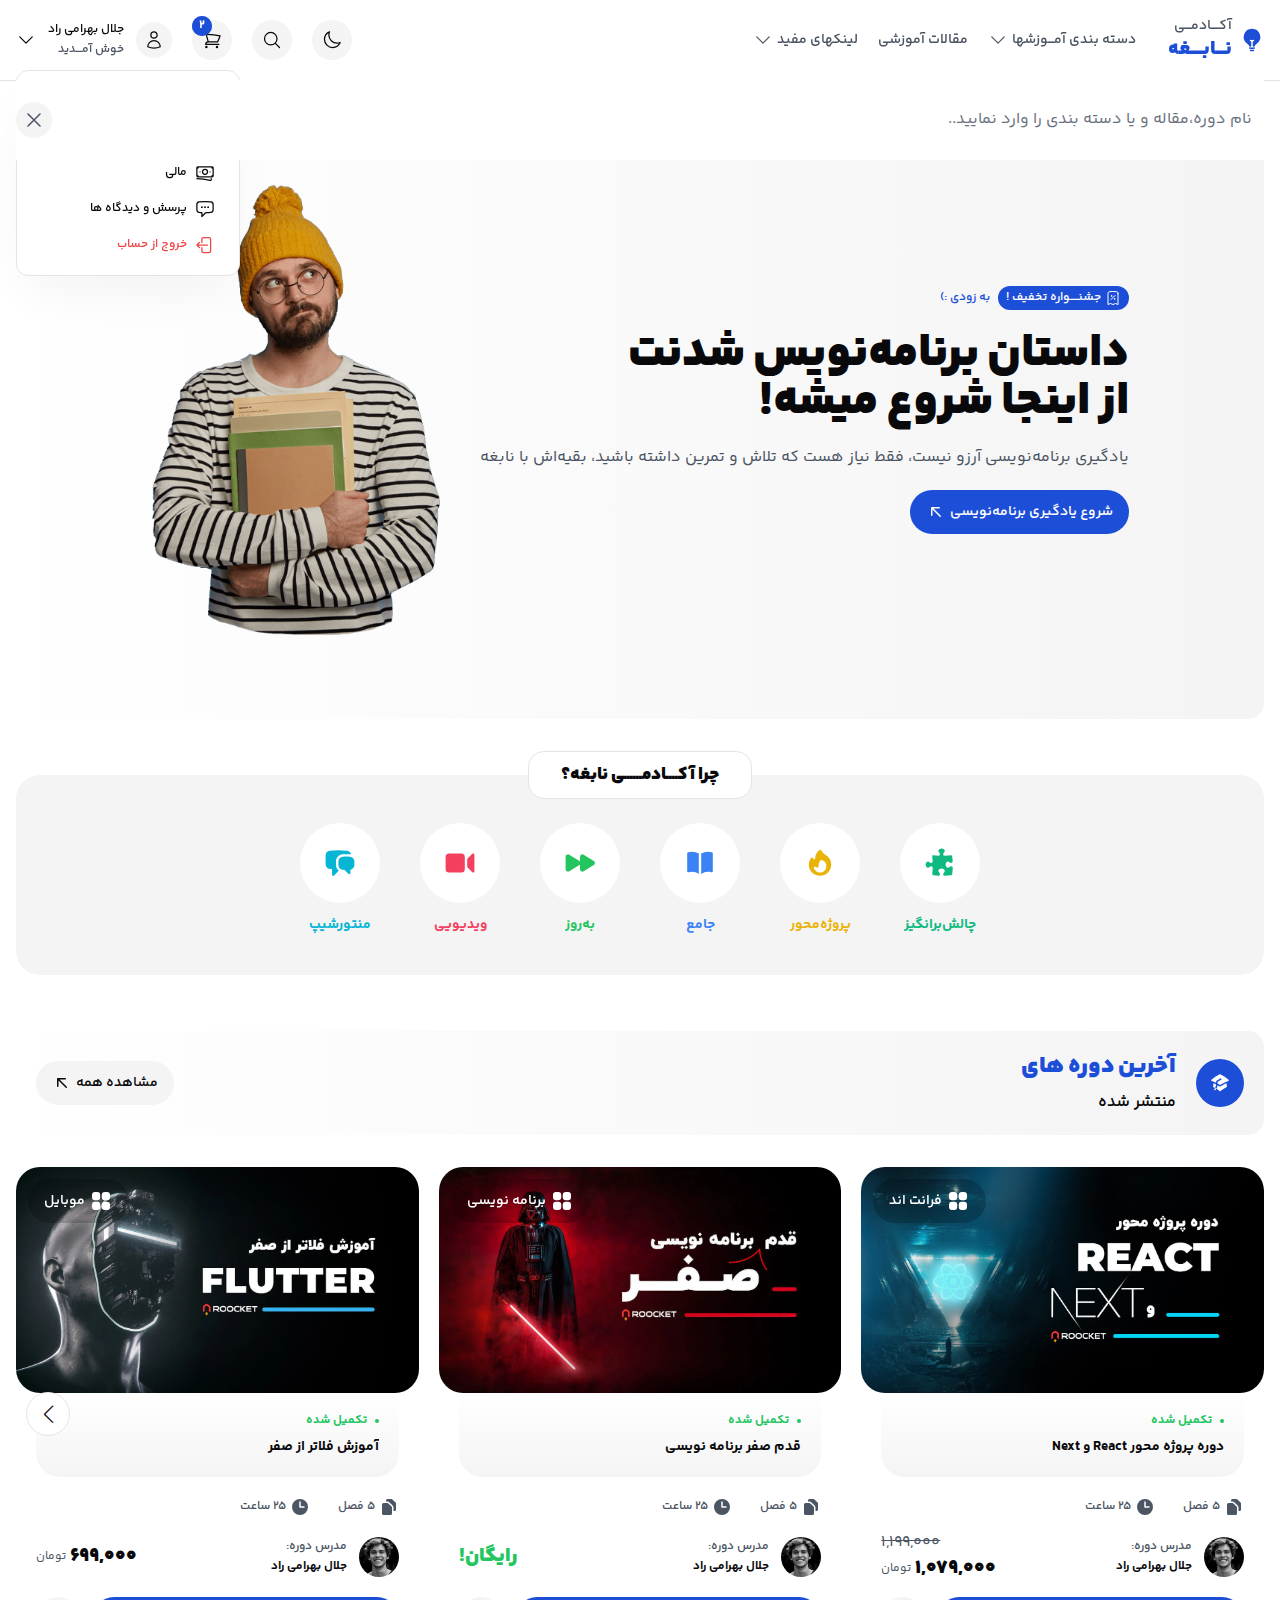
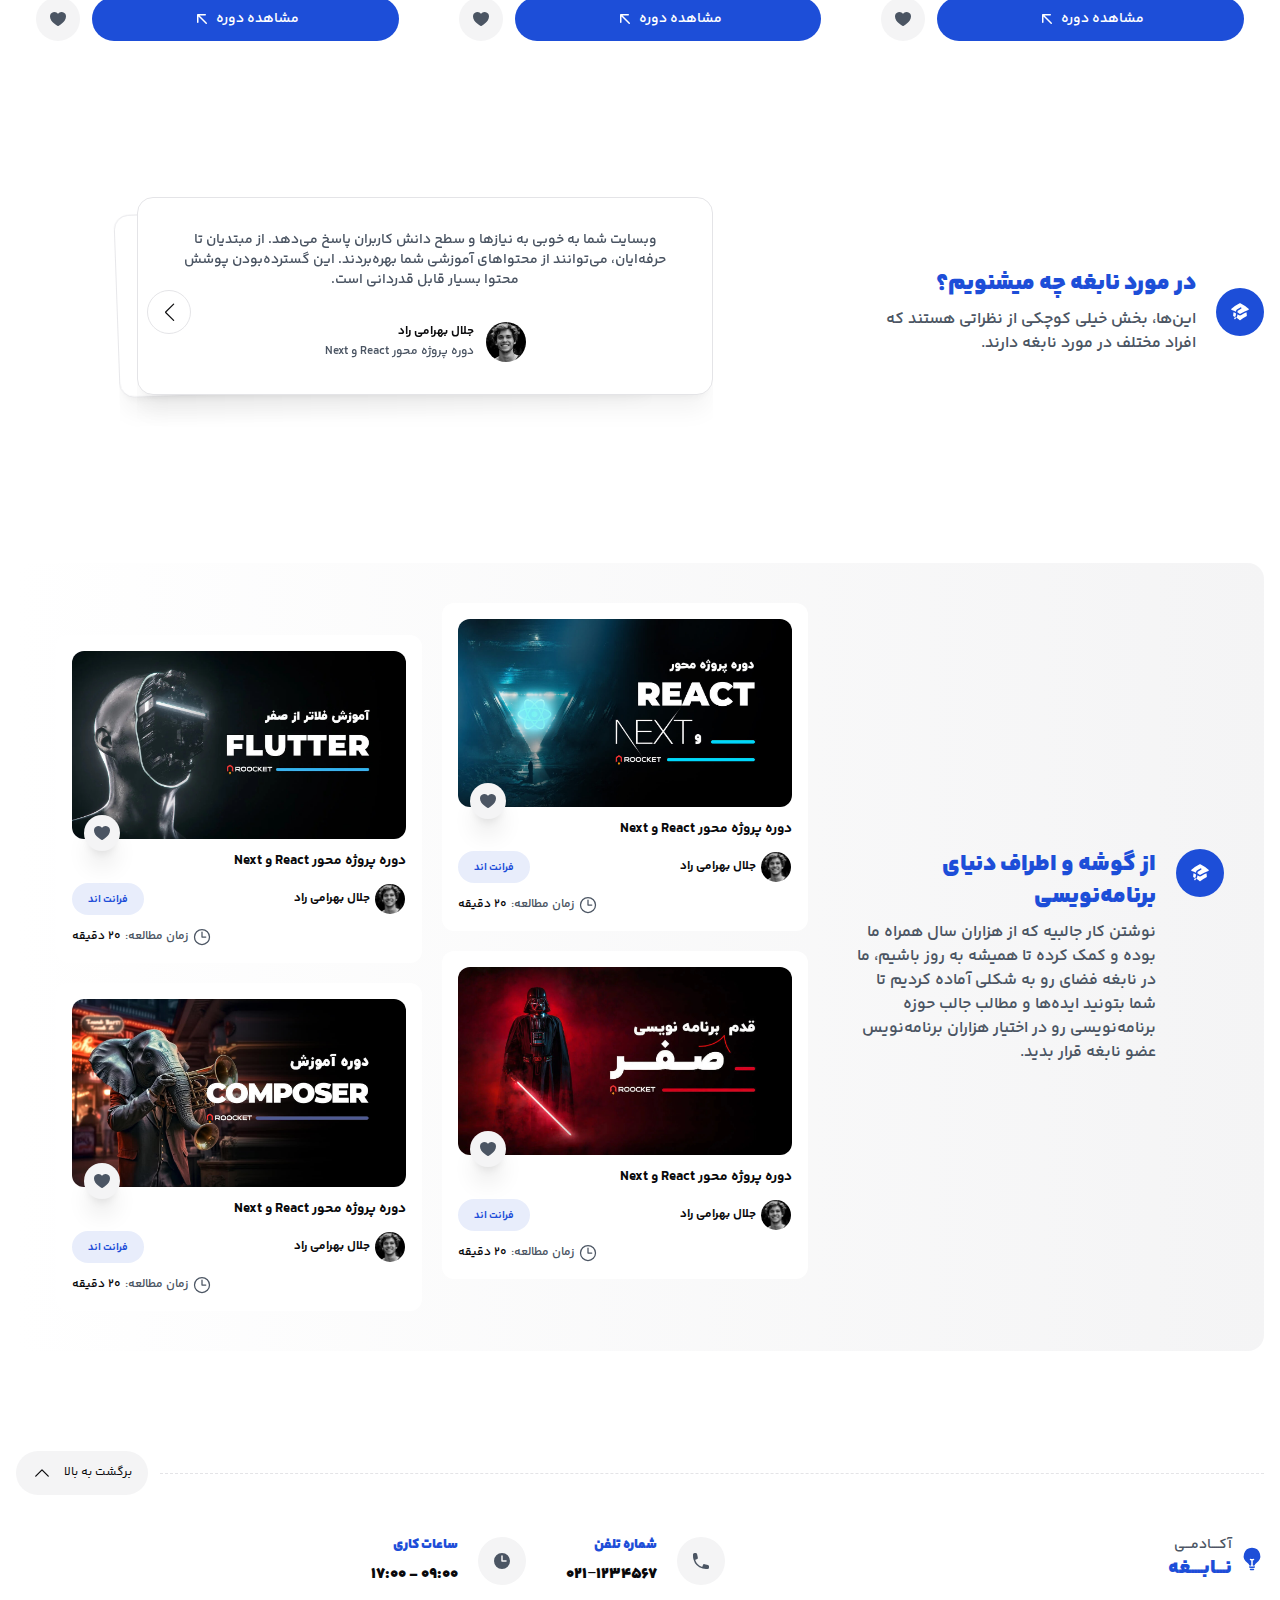
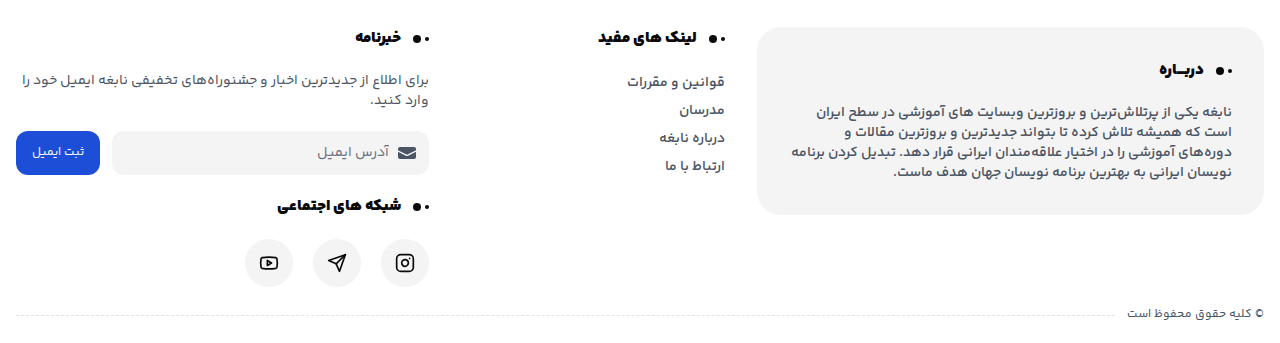
<file: home.html>
<!DOCTYPE html>
<html lang="fa" dir="rtl">

<head>
    <meta charset="UTF-8">
    <meta name="viewport" content="width=device-width, initial-scale=1.0">
    <link rel="icon" type="image/svg+xml" href="./assets/images/favicon.svg" />
    <link rel="stylesheet" href="./assets/css/dependencies/swiper-bundle.min.css" />
    <link rel="stylesheet" href="./assets/css/dependencies/plyr.min.css" />
    <link rel="stylesheet" href="./assets/css/dependencies/fancybox.min.css" />
    <link rel="stylesheet" href="./assets/css/fonts.css" />
    <link rel="stylesheet" href="./assets/css/app.css" />
    <title>قالب آموزشی نابغه - صفحه اصلی - پیش فرض</title>
</head>

<body>

    <div class="flex flex-col min-h-screen bg-background">
        <!-- header -->
        <header class="bg-background/80 backdrop-blur-xl border-b border-border sticky top-0 z-30" x-data="{ offcanvasOpen: false, openSearchBox: false }">
            <!-- container -->
            <div class="max-w-7xl relative px-4 mx-auto">
                <div class="flex items-center gap-8 h-20">
                    <div class="flex items-center gap-3">
                        <!-- offcanvas:button -->
                        <button type="button" class="lg:hidden inline-flex items-center justify-center relative w-10 h-10 bg-secondary rounded-full text-foreground" x-on:click="offcanvasOpen = true">
                            <svg xmlns="http://www.w3.org/2000/svg" fill="none" viewBox="0 0 24 24" stroke-width="1.5"
                                stroke="currentColor" class="w-6 h-6">
                                <path stroke-linecap="round" stroke-linejoin="round"
                                    d="M3.75 6.75h16.5M3.75 12h16.5m-16.5 5.25h16.5" />
                            </svg>
                        </button>
                        <!-- end offcanvas:button -->
                        <a href="./home.html" class="inline-flex items-center gap-2 text-primary">
                            <svg xmlns="http://www.w3.org/2000/svg" viewBox="0 0 24 24" fill="currentColor"
                                class="w-6 h-6">
                                <path
                                    d="M12 .75a8.25 8.25 0 0 0-4.135 15.39c.686.398 1.115 1.008 1.134 1.623a.75.75 0 0 0 .577.706c.352.083.71.148 1.074.195.323.041.6-.218.6-.544v-4.661a6.714 6.714 0 0 1-.937-.171.75.75 0 1 1 .374-1.453 5.261 5.261 0 0 0 2.626 0 .75.75 0 1 1 .374 1.452 6.712 6.712 0 0 1-.937.172v4.66c0 .327.277.586.6.545.364-.047.722-.112 1.074-.195a.75.75 0 0 0 .577-.706c.02-.615.448-1.225 1.134-1.623A8.25 8.25 0 0 0 12 .75Z" />
                                <path fill-rule="evenodd"
                                    d="M9.013 19.9a.75.75 0 0 1 .877-.597 11.319 11.319 0 0 0 4.22 0 .75.75 0 1 1 .28 1.473 12.819 12.819 0 0 1-4.78 0 .75.75 0 0 1-.597-.876ZM9.754 22.344a.75.75 0 0 1 .824-.668 13.682 13.682 0 0 0 2.844 0 .75.75 0 1 1 .156 1.492 15.156 15.156 0 0 1-3.156 0 .75.75 0 0 1-.668-.824Z"
                                    clip-rule="evenodd" />
                            </svg>
                            <span class="flex flex-col items-start">
                                <span class="font-semibold text-sm text-muted">آکــــادمـــی</span>
                                <span class="font-black text-xl">نـــابــــغه</span>
                            </span>
                        </a>
                    </div>
                    <div class="lg:flex hidden items-center gap-5">
                        <!-- categories -->
                        <div class="relative group/categories">
                            <a href="#" class="inline-flex items-center gap-1 text-muted transition-colors hover:text-foreground">
                                <span class="font-semibold text-sm">دسته بندی آمـــوزشها</span>
                                <svg xmlns="http://www.w3.org/2000/svg" fill="none" viewBox="0 0 24 24"
                                    stroke-width="1.5" stroke="currentColor" class="w-5 h-5">
                                    <path stroke-linecap="round" stroke-linejoin="round"
                                        d="m19.5 8.25-7.5 7.5-7.5-7.5" />
                                </svg>
                            </a>
                            <div class="absolute right-0 top-full opacity-0 invisible transition-all group-hover/categories:opacity-100 group-hover/categories:visible pt-5 z-10">
                                <ul class="flex flex-col relative w-56 min-h-[300px] bg-background border border-border shadow-2xl shadow-black/5">
                                    <li class="group">
                                        <a href="#" class="flex items-center relative text-foreground transition-colors hover:text-primary p-3">
                                            <span class="font-semibold text-sm">برنامه نویسی وب</span>
                                            <span class="absolute left-3">
                                                <svg xmlns="http://www.w3.org/2000/svg" fill="none" viewBox="0 0 24 24"
                                                    stroke-width="1.5" stroke="currentColor" class="w-5 h-5">
                                                    <path stroke-linecap="round" stroke-linejoin="round"
                                                        d="M15.75 19.5 8.25 12l7.5-7.5" />
                                                </svg>
                                            </span>
                                        </a>
                                        <ul class="absolute -top-px -bottom-px right-full flex flex-wrap flex-col w-96 bg-background border border-border shadow-2xl shadow-black/5 space-y-3 opacity-0 invisible group-hover:opacity-100 group-hover:visible px-3 pt-8 pb-3">
                                            <li class="absolute top-2">
                                                <span class="font-bold text-sm text-muted cursor-default">محبوب ترین
                                                    موضوعات</span>
                                            </li>
                                            <li class="w-1/2">
                                                <a href="#" class="flex items-center gap-2 text-muted before:content-[''] before:inline-block before:w-1 before:h-1 before:bg-border before:rounded-full transition-colors hover:text-primary hover:before:bg-primary">
                                                    <span class="font-semibold text-sm">جاوااسکریپت</span>
                                                </a>
                                            </li>
                                            <li class="w-1/2">
                                                <a href="#" class="flex items-center gap-2 text-muted before:content-[''] before:inline-block before:w-1 before:h-1 before:bg-border before:rounded-full transition-colors hover:text-primary hover:before:bg-primary">
                                                    <span class="font-semibold text-sm">نود جی اس</span>
                                                </a>
                                            </li>
                                            <li class="w-1/2">
                                                <a href="#" class="flex items-center gap-2 text-muted before:content-[''] before:inline-block before:w-1 before:h-1 before:bg-border before:rounded-full transition-colors hover:text-primary hover:before:bg-primary">
                                                    <span class="font-semibold text-sm">ریکت جی اس</span>
                                                </a>
                                            </li>
                                            <li class="w-1/2">
                                                <a href="#" class="flex items-center gap-2 text-muted before:content-[''] before:inline-block before:w-1 before:h-1 before:bg-border before:rounded-full transition-colors hover:text-primary hover:before:bg-primary">
                                                    <span class="font-semibold text-sm">ویو جی اس</span>
                                                </a>
                                            </li>
                                            <li class="w-1/2">
                                                <a href="#" class="flex items-center gap-2 text-muted before:content-[''] before:inline-block before:w-1 before:h-1 before:bg-border before:rounded-full transition-colors hover:text-primary hover:before:bg-primary">
                                                    <span class="font-semibold text-sm">تیلویند</span>
                                                </a>
                                            </li>
                                            <li class="w-1/2">
                                                <a href="#" class="flex items-center gap-2 text-muted before:content-[''] before:inline-block before:w-1 before:h-1 before:bg-border before:rounded-full transition-colors hover:text-primary hover:before:bg-primary">
                                                    <span class="font-semibold text-sm">بوت استرپ</span>
                                                </a>
                                            </li>
                                            <li class="w-1/2">
                                                <a href="#" class="flex items-center gap-2 text-muted before:content-[''] before:inline-block before:w-1 before:h-1 before:bg-border before:rounded-full transition-colors hover:text-primary hover:before:bg-primary">
                                                    <span class="font-semibold text-sm">سی اس اس</span>
                                                </a>
                                            </li>
                                            <li class="w-1/2">
                                                <a href="#" class="flex items-center gap-2 text-muted before:content-[''] before:inline-block before:w-1 before:h-1 before:bg-border before:rounded-full transition-colors hover:text-primary hover:before:bg-primary">
                                                    <span class="font-semibold text-sm">اچ تی ام ال</span>
                                                </a>
                                            </li>
                                            <li class="w-1/2">
                                                <a href="#" class="flex items-center gap-2 text-muted before:content-[''] before:inline-block before:w-1 before:h-1 before:bg-border before:rounded-full transition-colors hover:text-primary hover:before:bg-primary">
                                                    <span class="font-semibold text-sm">پی اچ پی</span>
                                                </a>
                                            </li>
                                            <li class="w-1/2">
                                                <a href="#" class="flex items-center gap-2 text-muted before:content-[''] before:inline-block before:w-1 before:h-1 before:bg-border before:rounded-full transition-colors hover:text-primary hover:before:bg-primary">
                                                    <span class="font-semibold text-sm">لاراول</span>
                                                </a>
                                            </li>
                                            <li class="w-1/2">
                                                <a href="#" class="flex items-center gap-2 text-muted before:content-[''] before:inline-block before:w-1 before:h-1 before:bg-border before:rounded-full transition-colors hover:text-primary hover:before:bg-primary">
                                                    <span class="font-semibold text-sm">لایووایر</span>
                                                </a>
                                            </li>
                                            <li class="w-1/2">
                                                <a href="#" class="flex items-center gap-2 text-muted before:content-[''] before:inline-block before:w-1 before:h-1 before:bg-border before:rounded-full transition-colors hover:text-primary hover:before:bg-primary">
                                                    <span class="font-semibold text-sm">آلپاین جی اس</span>
                                                </a>
                                            </li>
                                            <li class="w-1/2">
                                                <a href="#" class="flex items-center gap-2 text-muted before:content-[''] before:inline-block before:w-1 before:h-1 before:bg-border before:rounded-full transition-colors hover:text-primary hover:before:bg-primary">
                                                    <span class="font-semibold text-sm">دات نت</span>
                                                </a>
                                            </li>
                                        </ul>
                                    </li>
                                    <li class="group">
                                        <a href="#" class="flex items-center relative text-foreground transition-colors hover:text-primary p-3">
                                            <span class="font-semibold text-sm">دیتا ساینس</span>
                                            <span class="absolute left-3">
                                                <svg xmlns="http://www.w3.org/2000/svg" fill="none" viewBox="0 0 24 24"
                                                    stroke-width="1.5" stroke="currentColor" class="w-5 h-5">
                                                    <path stroke-linecap="round" stroke-linejoin="round"
                                                        d="M15.75 19.5 8.25 12l7.5-7.5" />
                                                </svg>
                                            </span>
                                        </a>
                                        <ul class="absolute -top-px -bottom-px right-full flex flex-wrap flex-col w-96 bg-background border border-border shadow-2xl shadow-black/5 space-y-3 opacity-0 invisible group-hover:opacity-100 group-hover:visible px-3 pt-8 pb-3">
                                            <li class="absolute top-2">
                                                <span class="font-bold text-sm text-muted cursor-default">محبوب ترین
                                                    موضوعات</span>
                                            </li>
                                            <li class="w-1/2">
                                                <a href="#" class="flex items-center gap-2 text-muted before:content-[''] before:inline-block before:w-1 before:h-1 before:bg-border before:rounded-full transition-colors hover:text-primary hover:before:bg-primary">
                                                    <span class="font-semibold text-sm">جاوااسکریپت</span>
                                                </a>
                                            </li>
                                            <li class="w-1/2">
                                                <a href="#" class="flex items-center gap-2 text-muted before:content-[''] before:inline-block before:w-1 before:h-1 before:bg-border before:rounded-full transition-colors hover:text-primary hover:before:bg-primary">
                                                    <span class="font-semibold text-sm">نود جی اس</span>
                                                </a>
                                            </li>
                                            <li class="w-1/2">
                                                <a href="#" class="flex items-center gap-2 text-muted before:content-[''] before:inline-block before:w-1 before:h-1 before:bg-border before:rounded-full transition-colors hover:text-primary hover:before:bg-primary">
                                                    <span class="font-semibold text-sm">ریکت جی اس</span>
                                                </a>
                                            </li>
                                            <li class="w-1/2">
                                                <a href="#" class="flex items-center gap-2 text-muted before:content-[''] before:inline-block before:w-1 before:h-1 before:bg-border before:rounded-full transition-colors hover:text-primary hover:before:bg-primary">
                                                    <span class="font-semibold text-sm">ویو جی اس</span>
                                                </a>
                                            </li>
                                            <li class="w-1/2">
                                                <a href="#" class="flex items-center gap-2 text-muted before:content-[''] before:inline-block before:w-1 before:h-1 before:bg-border before:rounded-full transition-colors hover:text-primary hover:before:bg-primary">
                                                    <span class="font-semibold text-sm">پی اچ پی</span>
                                                </a>
                                            </li>
                                            <li class="w-1/2">
                                                <a href="#" class="flex items-center gap-2 text-muted before:content-[''] before:inline-block before:w-1 before:h-1 before:bg-border before:rounded-full transition-colors hover:text-primary hover:before:bg-primary">
                                                    <span class="font-semibold text-sm">لاراول</span>
                                                </a>
                                            </li>
                                            <li class="w-1/2">
                                                <a href="#" class="flex items-center gap-2 text-muted before:content-[''] before:inline-block before:w-1 before:h-1 before:bg-border before:rounded-full transition-colors hover:text-primary hover:before:bg-primary">
                                                    <span class="font-semibold text-sm">لایووایر</span>
                                                </a>
                                            </li>
                                            <li class="w-1/2">
                                                <a href="#" class="flex items-center gap-2 text-muted before:content-[''] before:inline-block before:w-1 before:h-1 before:bg-border before:rounded-full transition-colors hover:text-primary hover:before:bg-primary">
                                                    <span class="font-semibold text-sm">آلپاین جی اس</span>
                                                </a>
                                            </li>
                                            <li class="w-1/2">
                                                <a href="#" class="flex items-center gap-2 text-muted before:content-[''] before:inline-block before:w-1 before:h-1 before:bg-border before:rounded-full transition-colors hover:text-primary hover:before:bg-primary">
                                                    <span class="font-semibold text-sm">دات نت</span>
                                                </a>
                                            </li>
                                        </ul>
                                    </li>
                                    <li>
                                        <a href="#" class="flex items-center relative text-foreground transition-colors hover:text-primary p-3">
                                            <span class="font-semibold text-sm">زبانهای برنامه نویسی</span>
                                            <span class="absolute left-3">
                                                <svg xmlns="http://www.w3.org/2000/svg" fill="none" viewBox="0 0 24 24"
                                                    stroke-width="1.5" stroke="currentColor" class="w-5 h-5">
                                                    <path stroke-linecap="round" stroke-linejoin="round"
                                                        d="M15.75 19.5 8.25 12l7.5-7.5" />
                                                </svg>
                                            </span>
                                        </a>
                                    </li>
                                    <li>
                                        <a href="#" class="flex items-center relative text-foreground transition-colors hover:text-primary p-3">
                                            <span class="font-semibold text-sm">توسعه بازی</span>
                                            <span class="absolute left-3">
                                                <svg xmlns="http://www.w3.org/2000/svg" fill="none" viewBox="0 0 24 24"
                                                    stroke-width="1.5" stroke="currentColor" class="w-5 h-5">
                                                    <path stroke-linecap="round" stroke-linejoin="round"
                                                        d="M15.75 19.5 8.25 12l7.5-7.5" />
                                                </svg>
                                            </span>
                                        </a>
                                    </li>
                                    <li>
                                        <a href="#" class="flex items-center relative text-foreground transition-colors hover:text-primary p-3">
                                            <span class="font-semibold text-sm">برنامه نویسی موبایل</span>
                                            <span class="absolute left-3">
                                                <svg xmlns="http://www.w3.org/2000/svg" fill="none" viewBox="0 0 24 24"
                                                    stroke-width="1.5" stroke="currentColor" class="w-5 h-5">
                                                    <path stroke-linecap="round" stroke-linejoin="round"
                                                        d="M15.75 19.5 8.25 12l7.5-7.5" />
                                                </svg>
                                            </span>
                                        </a>
                                    </li>
                                    <li>
                                        <a href="#" class="flex items-center relative text-foreground transition-colors hover:text-primary p-3">
                                            <span class="font-semibold text-sm">طراحی دیتابیس</span>
                                            <span class="absolute left-3">
                                                <svg xmlns="http://www.w3.org/2000/svg" fill="none" viewBox="0 0 24 24"
                                                    stroke-width="1.5" stroke="currentColor" class="w-5 h-5">
                                                    <path stroke-linecap="round" stroke-linejoin="round"
                                                        d="M15.75 19.5 8.25 12l7.5-7.5" />
                                                </svg>
                                            </span>
                                        </a>
                                    </li>
                                    <li>
                                        <a href="#" class="flex items-center relative text-foreground transition-colors hover:text-primary p-3">
                                            <span class="font-semibold text-sm">تست نویسی</span>
                                            <span class="absolute left-3">
                                                <svg xmlns="http://www.w3.org/2000/svg" fill="none" viewBox="0 0 24 24"
                                                    stroke-width="1.5" stroke="currentColor" class="w-5 h-5">
                                                    <path stroke-linecap="round" stroke-linejoin="round"
                                                        d="M15.75 19.5 8.25 12l7.5-7.5" />
                                                </svg>
                                            </span>
                                        </a>
                                    </li>
                                </ul>
                            </div>
                        </div>
                        <!-- end categories -->

                        <!-- menu -->
                        <ul class="flex items-center gap-5">
                            <li>
                                <a href="./blog.html" class="inline-flex text-muted transition-colors hover:text-foreground">
                                    <span class="font-semibold text-sm">مقالات آموزشی</span>
                                </a>
                            </li>
                            <li class="relative group/submenu">
                                <a href="#" class="inline-flex items-center gap-1 text-muted transition-colors hover:text-foreground">
                                    <span class="font-semibold text-sm">لینکهای مفید</span>
                                    <svg xmlns="http://www.w3.org/2000/svg" fill="none" viewBox="0 0 24 24"
                                        stroke-width="1.5" stroke="currentColor"
                                        class="w-5 h-5 transition-transform group-hover/submenu:rotate-180">
                                        <path stroke-linecap="round" stroke-linejoin="round"
                                            d="m19.5 8.25-7.5 7.5-7.5-7.5" />
                                    </svg>
                                </a>
                                <ul class="absolute top-full right-0 w-56 bg-background border border-border rounded-xl shadow-2xl shadow-black/5 opacity-0 invisible transition-all group-hover/submenu:opacity-100 group-hover/submenu:visible p-3 mt-2">
                                    <li>
                                        <a href="./profile.html" class="flex items-center gap-2 w-full text-foreground transition-colors hover:text-primary px-3 py-2">
                                            <span class="font-semibold text-xs">مشاهده پروفایل</span>
                                        </a>
                                    </li>
                                    <li>
                                        <a href="./profile-courses.html" class="flex items-center gap-2 w-full text-foreground transition-colors hover:text-primary px-3 py-2">
                                            <span class="font-semibold text-xs">دوره ها</span>
                                        </a>
                                    </li>
                                    <li>
                                        <a href="./profile-financial.html" class="flex items-center gap-2 w-full text-foreground transition-colors hover:text-primary px-3 py-2">
                                            <span class="font-semibold text-xs">مالی</span>
                                        </a>
                                    </li>
                                    <li>
                                        <a href="./profile-comments.html" class="flex items-center gap-2 w-full text-foreground transition-colors hover:text-primary px-3 py-2">
                                            <span class="font-semibold text-xs">پرسش و دیدگاه ها</span>
                                        </a>
                                    </li>
                                    <li>
                                        <button type="button" class="flex items-center gap-2 w-full text-red-500 transition-colors hover:text-red-700 px-3 py-2">
                                            <span class="font-semibold text-xs">خروج از حساب</span>
                                        </button>
                                    </li>
                                </ul>
                            </li>
                        </ul>
                        <!-- end menu -->
                    </div>

                    <div class="flex items-center md:gap-5 gap-3 mr-auto">
                        <!-- darkMode:button -->
                        <button type="button" class="hidden lg:inline-flex items-center justify-center w-10 h-10 bg-secondary rounded-full text-foreground" id="dark-mode-button">
                            <span class="light-icon">
                                <svg xmlns="http://www.w3.org/2000/svg" fill="none" viewBox="0 0 24 24"
                                    stroke-width="1.5" stroke="currentColor" class="w-5 h-5">
                                    <path stroke-linecap="round" stroke-linejoin="round"
                                        d="M21.752 15.002A9.72 9.72 0 0 1 18 15.75c-5.385 0-9.75-4.365-9.75-9.75 0-1.33.266-2.597.748-3.752A9.753 9.753 0 0 0 3 11.25C3 16.635 7.365 21 12.75 21a9.753 9.753 0 0 0 9.002-5.998Z" />
                                </svg>
                            </span>
                            <span class="dark-icon">
                                <svg xmlns="http://www.w3.org/2000/svg" fill="none" viewBox="0 0 24 24"
                                    stroke-width="1.5" stroke="currentColor" class="w-5 h-5">
                                    <path stroke-linecap="round" stroke-linejoin="round"
                                        d="M12 3v2.25m6.364.386-1.591 1.591M21 12h-2.25m-.386 6.364-1.591-1.591M12 18.75V21m-4.773-4.227-1.591 1.591M5.25 12H3m4.227-4.773L5.636 5.636M15.75 12a3.75 3.75 0 1 1-7.5 0 3.75 3.75 0 0 1 7.5 0Z" />
                                </svg>
                            </span>
                        </button>
                        <!-- end darkMode:button -->

                        <!-- openSearchBox:button -->
                        <button type="button" class="hidden lg:inline-flex items-center justify-center w-10 h-10 bg-secondary rounded-full text-foreground" x-on:click="openSearchBox = true">
                            <svg xmlns="http://www.w3.org/2000/svg" fill="none" viewBox="0 0 24 24" stroke-width="1.5"
                                stroke="currentColor" class="w-5 h-5">
                                <path stroke-linecap="round" stroke-linejoin="round"
                                    d="m21 21-5.197-5.197m0 0A7.5 7.5 0 1 0 5.196 5.196a7.5 7.5 0 0 0 10.607 10.607Z" />
                            </svg>
                        </button>
                        <!-- end openSearchBox:button -->

                        <a href="./cart.html" class="inline-flex items-center justify-center relative w-10 h-10 bg-secondary rounded-full text-foreground">
                            <svg xmlns="http://www.w3.org/2000/svg" fill="none" viewBox="0 0 24 24" stroke-width="1.5"
                                stroke="currentColor" class="w-5 h-5">
                                <path stroke-linecap="round" stroke-linejoin="round"
                                    d="M2.25 3h1.386c.51 0 .955.343 1.087.835l.383 1.437M7.5 14.25a3 3 0 0 0-3 3h15.75m-12.75-3h11.218c1.121-2.3 2.1-4.684 2.924-7.138a60.114 60.114 0 0 0-16.536-1.84M7.5 14.25 5.106 5.272M6 20.25a.75.75 0 1 1-1.5 0 .75.75 0 0 1 1.5 0Zm12.75 0a.75.75 0 1 1-1.5 0 .75.75 0 0 1 1.5 0Z" />
                            </svg>
                            <span class="absolute -top-1 left-0 flex h-5 w-5">
                                <span
                                    class="animate-ping absolute inline-flex h-full w-full rounded-full bg-primary opacity-75"></span>
                                <span
                                    class="relative inline-flex items-center justify-center rounded-full h-5 w-5 bg-primary text-primary-foreground font-bold text-xs">2</span>
                            </span>
                        </a>

                        <!-- user:dropdown -->
                        <div class="relative" x-data="{ isOpen: false }">
                            <button class="flex items-center sm:gap-3 gap-1" x-on:click="isOpen = !isOpen">
                                <span
                                    class="inline-flex items-center justify-center w-9 h-9 bg-secondary rounded-full text-foreground">
                                    <svg xmlns="http://www.w3.org/2000/svg" fill="none" viewBox="0 0 24 24"
                                        stroke-width="1.5" stroke="currentColor" class="w-5 h-5">
                                        <path stroke-linecap="round" stroke-linejoin="round"
                                            d="M15.75 6a3.75 3.75 0 1 1-7.5 0 3.75 3.75 0 0 1 7.5 0ZM4.501 20.118a7.5 7.5 0 0 1 14.998 0A17.933 17.933 0 0 1 12 21.75c-2.676 0-5.216-.584-7.499-1.632Z" />
                                    </svg>
                                </span>
                                <span class="xs:flex flex-col items-start hidden text-xs space-y-1">
                                    <span class="font-semibold text-foreground">جلال بهرامی راد</span>
                                    <span class="font-semibold text-muted">خوش آمـــدید</span>
                                </span>
                                <span class="text-foreground transition-transform"
                                    x-bind:class="isOpen ? 'rotate-180' : ''">
                                    <svg xmlns="http://www.w3.org/2000/svg" fill="none" viewBox="0 0 24 24"
                                        stroke-width="1.5" stroke="currentColor" class="w-5 h-5">
                                        <path stroke-linecap="round" stroke-linejoin="round"
                                            d="m19.5 8.25-7.5 7.5-7.5-7.5" />
                                    </svg>
                                </span>
                            </button>
                            <div class="absolute top-full left-0 pt-3" x-show="isOpen" x-on:click.outside="isOpen = false">
                                <div class="w-56 bg-background border border-border rounded-xl shadow-2xl shadow-black/5 p-3">
                                    <a href="./profile.html" class="flex items-center gap-2 w-full text-foreground transition-colors hover:text-primary px-3 py-2">
                                        <svg xmlns="http://www.w3.org/2000/svg" fill="none" viewBox="0 0 24 24"
                                            stroke-width="1.5" stroke="currentColor" class="w-5 h-5">
                                            <path stroke-linecap="round" stroke-linejoin="round"
                                                d="M9.813 15.904 9 18.75l-.813-2.846a4.5 4.5 0 0 0-3.09-3.09L2.25 12l2.846-.813a4.5 4.5 0 0 0 3.09-3.09L9 5.25l.813 2.846a4.5 4.5 0 0 0 3.09 3.09L15.75 12l-2.846.813a4.5 4.5 0 0 0-3.09 3.09ZM18.259 8.715 18 9.75l-.259-1.035a3.375 3.375 0 0 0-2.455-2.456L14.25 6l1.036-.259a3.375 3.375 0 0 0 2.455-2.456L18 2.25l.259 1.035a3.375 3.375 0 0 0 2.456 2.456L21.75 6l-1.035.259a3.375 3.375 0 0 0-2.456 2.456ZM16.894 20.567 16.5 21.75l-.394-1.183a2.25 2.25 0 0 0-1.423-1.423L13.5 18.75l1.183-.394a2.25 2.25 0 0 0 1.423-1.423l.394-1.183.394 1.183a2.25 2.25 0 0 0 1.423 1.423l1.183.394-1.183.394a2.25 2.25 0 0 0-1.423 1.423Z" />
                                        </svg>
                                        <span class="font-semibold text-xs">مشاهده پروفایل</span>
                                    </a>
                                    <a href="./profile-courses.html" class="flex items-center gap-2 w-full text-foreground transition-colors hover:text-primary px-3 py-2">
                                        <svg xmlns="http://www.w3.org/2000/svg" fill="none" viewBox="0 0 24 24"
                                            stroke-width="1.5" stroke="currentColor" class="w-5 h-5">
                                            <path stroke-linecap="round" stroke-linejoin="round"
                                                d="M4.26 10.147a60.438 60.438 0 0 0-.491 6.347A48.62 48.62 0 0 1 12 20.904a48.62 48.62 0 0 1 8.232-4.41 60.46 60.46 0 0 0-.491-6.347m-15.482 0a50.636 50.636 0 0 0-2.658-.813A59.906 59.906 0 0 1 12 3.493a59.903 59.903 0 0 1 10.399 5.84c-.896.248-1.783.52-2.658.814m-15.482 0A50.717 50.717 0 0 1 12 13.489a50.702 50.702 0 0 1 7.74-3.342M6.75 15a.75.75 0 1 0 0-1.5.75.75 0 0 0 0 1.5Zm0 0v-3.675A55.378 55.378 0 0 1 12 8.443m-7.007 11.55A5.981 5.981 0 0 0 6.75 15.75v-1.5" />
                                        </svg>
                                        <span class="font-semibold text-xs">دوره ها</span>
                                    </a>
                                    <a href="./profile-financial.html" class="flex items-center gap-2 w-full text-foreground transition-colors hover:text-primary px-3 py-2">
                                        <svg xmlns="http://www.w3.org/2000/svg" fill="none" viewBox="0 0 24 24"
                                            stroke-width="1.5" stroke="currentColor" class="w-5 h-5">
                                            <path stroke-linecap="round" stroke-linejoin="round"
                                                d="M2.25 18.75a60.07 60.07 0 0 1 15.797 2.101c.727.198 1.453-.342 1.453-1.096V18.75M3.75 4.5v.75A.75.75 0 0 1 3 6h-.75m0 0v-.375c0-.621.504-1.125 1.125-1.125H20.25M2.25 6v9m18-10.5v.75c0 .414.336.75.75.75h.75m-1.5-1.5h.375c.621 0 1.125.504 1.125 1.125v9.75c0 .621-.504 1.125-1.125 1.125h-.375m1.5-1.5H21a.75.75 0 0 0-.75.75v.75m0 0H3.75m0 0h-.375a1.125 1.125 0 0 1-1.125-1.125V15m1.5 1.5v-.75A.75.75 0 0 0 3 15h-.75M15 10.5a3 3 0 1 1-6 0 3 3 0 0 1 6 0Zm3 0h.008v.008H18V10.5Zm-12 0h.008v.008H6V10.5Z" />
                                        </svg>
                                        <span class="font-semibold text-xs">مالی</span>
                                    </a>
                                    <a href="./profile-comments.html" class="flex items-center gap-2 w-full text-foreground transition-colors hover:text-primary px-3 py-2">
                                        <svg xmlns="http://www.w3.org/2000/svg" fill="none" viewBox="0 0 24 24"
                                            stroke-width="1.5" stroke="currentColor" class="w-5 h-5">
                                            <path stroke-linecap="round" stroke-linejoin="round"
                                                d="M8.625 9.75a.375.375 0 1 1-.75 0 .375.375 0 0 1 .75 0Zm0 0H8.25m4.125 0a.375.375 0 1 1-.75 0 .375.375 0 0 1 .75 0Zm0 0H12m4.125 0a.375.375 0 1 1-.75 0 .375.375 0 0 1 .75 0Zm0 0h-.375m-13.5 3.01c0 1.6 1.123 2.994 2.707 3.227 1.087.16 2.185.283 3.293.369V21l4.184-4.183a1.14 1.14 0 0 1 .778-.332 48.294 48.294 0 0 0 5.83-.498c1.585-.233 2.708-1.626 2.708-3.228V6.741c0-1.602-1.123-2.995-2.707-3.228A48.394 48.394 0 0 0 12 3c-2.392 0-4.744.175-7.043.513C3.373 3.746 2.25 5.14 2.25 6.741v6.018Z" />
                                        </svg>
                                        <span class="font-semibold text-xs">پرسش و دیدگاه ها</span>
                                    </a>
                                    <button type="button" class="flex items-center gap-2 w-full text-red-500 transition-colors hover:text-red-700 px-3 py-2">
                                        <svg xmlns="http://www.w3.org/2000/svg" fill="none" viewBox="0 0 24 24"
                                            stroke-width="1.5" stroke="currentColor" class="w-5 h-5">
                                            <path stroke-linecap="round" stroke-linejoin="round"
                                                d="M8.25 9V5.25A2.25 2.25 0 0 1 10.5 3h6a2.25 2.25 0 0 1 2.25 2.25v13.5A2.25 2.25 0 0 1 16.5 21h-6a2.25 2.25 0 0 1-2.25-2.25V15m-3 0-3-3m0 0 3-3m-3 3H15" />
                                        </svg>
                                        <span class="font-semibold text-xs">خروج از حساب</span>
                                    </button>
                                </div>
                            </div>
                        </div>
                        <!-- end user:dropdown -->

                        <!-- login-register:button -->
                        <!-- <a href="./login-register.html"
                    class="inline-flex items-center justify-center gap-1 h-10 bg-primary rounded-full text-primary-foreground transition-all hover:opacity-80 px-4">
                    <svg xmlns="http://www.w3.org/2000/svg" viewBox="0 0 24 24" fill="currentColor" class="w-6 h-6">
                        <path fill-rule="evenodd"
                            d="M7.5 3.75A1.5 1.5 0 0 0 6 5.25v13.5a1.5 1.5 0 0 0 1.5 1.5h6a1.5 1.5 0 0 0 1.5-1.5V15a.75.75 0 0 1 1.5 0v3.75a3 3 0 0 1-3 3h-6a3 3 0 0 1-3-3V5.25a3 3 0 0 1 3-3h6a3 3 0 0 1 3 3V9A.75.75 0 0 1 15 9V5.25a1.5 1.5 0 0 0-1.5-1.5h-6Zm5.03 4.72a.75.75 0 0 1 0 1.06l-1.72 1.72h10.94a.75.75 0 0 1 0 1.5H10.81l1.72 1.72a.75.75 0 1 1-1.06 1.06l-3-3a.75.75 0 0 1 0-1.06l3-3a.75.75 0 0 1 1.06 0Z"
                            clip-rule="evenodd" />
                    </svg>
                    <span class="font-semibold text-sm">حساب کاربری</span>
                </a> -->
                        <!-- end login-register:button -->

                    </div>
                </div>

                <!-- searchBox -->
                <div class="absolute inset-x-4 hidden lg:flex flex-col h-full bg-background transition-all" x-bind:class="openSearchBox ? 'top-0' : '-top-full'">
                    <form action="#" class="h-full">
                        <div class="flex items-center h-full relative">
                            <input type="text" class="form-input w-full !ring-0 !ring-offset-0 bg-background border-0 focus:border-0 text-foreground" placeholder="نام دوره،مقاله و یا دسته بندی را وارد نمایید.." />
                            <button type="button" class="absolute left-0 inline-flex items-center justify-center w-9 h-9 bg-secondary rounded-full text-muted transition-colors hover:text-red-500" x-on:click="openSearchBox = false">
                                <svg xmlns="http://www.w3.org/2000/svg" fill="none" viewBox="0 0 24 24"
                                    stroke-width="1.5" stroke="currentColor" class="w-6 h-6">
                                    <path stroke-linecap="round" stroke-linejoin="round" d="M6 18 18 6M6 6l12 12" />
                                </svg>
                            </button>
                        </div>
                    </form>
                </div>
                <!-- end searchBox -->
            </div>
            <!-- end container -->

            <!-- offcanvas -->
            <div x-cloak>
                <!-- offcanvas:box -->
                <div class="fixed inset-y-0 right-0 xs:w-80 w-72 h-screen bg-background rounded-l-2xl overflow-y-auto transition-transform z-50" x-bind:class="offcanvasOpen ? '!translate-x-0' : 'translate-x-full'">
                    <!-- offcanvas:header -->
                    <div class="flex items-center justify-between gap-x-4 sticky top-0 bg-background p-4 z-10">
                        <a href="./home.html" class="inline-flex items-center gap-2 text-primary">
                            <svg xmlns="http://www.w3.org/2000/svg" viewBox="0 0 24 24" fill="currentColor"
                                class="w-6 h-6">
                                <path
                                    d="M12 .75a8.25 8.25 0 0 0-4.135 15.39c.686.398 1.115 1.008 1.134 1.623a.75.75 0 0 0 .577.706c.352.083.71.148 1.074.195.323.041.6-.218.6-.544v-4.661a6.714 6.714 0 0 1-.937-.171.75.75 0 1 1 .374-1.453 5.261 5.261 0 0 0 2.626 0 .75.75 0 1 1 .374 1.452 6.712 6.712 0 0 1-.937.172v4.66c0 .327.277.586.6.545.364-.047.722-.112 1.074-.195a.75.75 0 0 0 .577-.706c.02-.615.448-1.225 1.134-1.623A8.25 8.25 0 0 0 12 .75Z" />
                                <path fill-rule="evenodd"
                                    d="M9.013 19.9a.75.75 0 0 1 .877-.597 11.319 11.319 0 0 0 4.22 0 .75.75 0 1 1 .28 1.473 12.819 12.819 0 0 1-4.78 0 .75.75 0 0 1-.597-.876ZM9.754 22.344a.75.75 0 0 1 .824-.668 13.682 13.682 0 0 0 2.844 0 .75.75 0 1 1 .156 1.492 15.156 15.156 0 0 1-3.156 0 .75.75 0 0 1-.668-.824Z"
                                    clip-rule="evenodd" />
                            </svg>
                            <span class="flex flex-col items-start">
                                <span class="font-semibold text-sm text-muted">آکــــادمـــی</span>
                                <span class="font-black text-xl">نـــابــــغه</span>
                            </span>
                        </a>

                        <!-- offcanvas:close-button -->
                        <button x-on:click="offcanvasOpen = false" class="text-foreground focus:outline-none hover:text-red-500">
                            <svg xmlns="http://www.w3.org/2000/svg" fill="none" viewBox="0 0 24 24" stroke-width="1.5"
                                stroke="currentColor" class="w-6 h-6">
                                <path stroke-linecap="round" stroke-linejoin="round" d="M6 18L18 6M6 6l12 12"></path>
                            </svg>
                        </button>
                        <!-- end offcanvas:close-button -->
                    </div>
                    <!-- end offcanvas header -->

                    <!-- offcanvas:content -->
                    <div class="space-y-5 p-4">
                        <form action="#">
                            <div class="flex items-center relative">
                                <input type="text" class="form-input w-full h-10 !ring-0 !ring-offset-0 bg-secondary border border-border focus:border-border rounded-xl text-sm text-foreground pr-10" placeholder="دنبال چی میگردی؟" />
                                <span class="absolute right-3 text-muted">
                                    <svg xmlns="http://www.w3.org/2000/svg" viewBox="0 0 20 20" fill="currentColor"
                                        class="w-5 h-5">
                                        <path fill-rule="evenodd"
                                            d="M9 3.5a5.5 5.5 0 1 0 0 11 5.5 5.5 0 0 0 0-11ZM2 9a7 7 0 1 1 12.452 4.391l3.328 3.329a.75.75 0 1 1-1.06 1.06l-3.329-3.328A7 7 0 0 1 2 9Z"
                                            clip-rule="evenodd"></path>
                                    </svg>
                                </span>
                            </div>
                        </form>
                        <div class="h-px bg-border"></div>
                        <label class="relative w-full flex items-center justify-between cursor-pointer">
                            <span class="font-bold text-sm text-foreground">تم تاریک</span>
                            <input type="checkbox" class="sr-only peer" id="dark-mode-checkbox" />
                            <div
                                class="w-11 h-5 relative bg-background border-2 border-border peer-focus:outline-none rounded-full peer peer-checked:after:left-[26px] peer-checked:after:bg-background after:content-[''] after:absolute after:left-0.5 after:top-0.5 after:bg-border after:rounded-full after:h-3 after:w-3 after:transition-all peer-checked:bg-primary peer-checked:border-primary">
                            </div>
                        </label>
                        <div class="h-px bg-border"></div>
                        <ul class="flex flex-col space-y-1">
                            <li x-data="{ open: false }">
                                <button type="button" class="w-full flex items-center gap-x-2 relative transition-all hover:text-foreground py-2" x-bind:class="open ? 'text-foreground' : 'text-muted'" x-on:click="open = !open">
                                    <svg xmlns="http://www.w3.org/2000/svg" viewBox="0 0 24 24" fill="currentColor"
                                        class="w-5 h-5">
                                        <path fill-rule="evenodd"
                                            d="M3 9a.75.75 0 0 1 .75-.75h16.5a.75.75 0 0 1 0 1.5H3.75A.75.75 0 0 1 3 9Zm0 6.75a.75.75 0 0 1 .75-.75h16.5a.75.75 0 0 1 0 1.5H3.75a.75.75 0 0 1-.75-.75Z"
                                            clip-rule="evenodd"></path>
                                    </svg>
                                    <span class="font-semibold text-xs">دسته بندی آموزشها</span>
                                    <span class="absolute left-3" x-bind:class="open ? 'rotate-180' : ''">
                                        <svg xmlns="http://www.w3.org/2000/svg" fill="none" viewBox="0 0 24 24"
                                            stroke-width="1.5" stroke="currentColor" class="w-5 h-5">
                                            <path stroke-linecap="round" stroke-linejoin="round"
                                                d="M19.5 8.25l-7.5 7.5-7.5-7.5"></path>
                                        </svg>
                                    </span>
                                </button>
                                <ul class="flex flex-col relative before:content-[''] before:absolute before:inset-y-3 before:right-3 before:w-px before:bg-zinc-200 dark:before:bg-zinc-900 py-3 pr-5" x-show="open">
                                    <li x-data="{ openChild: false }">
                                        <button type="button" class="w-full flex items-center gap-x-2 bg-transparent rounded-xl text-zinc-400 transition-all group/nav-item hover:text-black dark:hover:text-white py-2 px-3" x-on:click="openChild = !openChild">
                                            <svg xmlns="http://www.w3.org/2000/svg" fill="none" viewBox="0 0 24 24"
                                                stroke-width="1.5" stroke="currentColor" class="w-4 h-4"
                                                x-bind:class="openChild ? '-rotate-45' : ''">
                                                <path stroke-linecap="round" stroke-linejoin="round"
                                                    d="M15.75 19.5 8.25 12l7.5-7.5"></path>
                                            </svg>
                                            <span class="font-medium text-xs">برنامه نویسی وب</span>
                                        </button>
                                        <ul class="flex flex-col relative before:content-[''] before:absolute before:inset-y-3 before:right-3 before:w-px before:bg-zinc-200 dark:before:bg-zinc-900 py-3 pr-5" x-show="openChild">
                                            <li>
                                                <a href="./series.html" class="w-full flex items-center gap-x-2 bg-transparent rounded-xl text-zinc-400 transition-all group/nav-item hover:text-black dark:hover:text-white py-2 px-3">
                                                    <span
                                                        class="inline-flex w-2 h-px bg-zinc-200 dark:bg-zinc-800 transition-all group-hover/nav-item:w-4 group-hover/nav-item:bg-black dark:group-hover/nav-item:bg-white"></span>
                                                    <span class="font-medium text-xs">جاوااسکریپت</span>
                                                </a>
                                            </li>
                                            <li>
                                                <a href="./series.html" class="w-full flex items-center gap-x-2 bg-transparent rounded-xl text-zinc-400 transition-all group/nav-item hover:text-black dark:hover:text-white py-2 px-3">
                                                    <span
                                                        class="inline-flex w-2 h-px bg-zinc-200 dark:bg-zinc-800 transition-all group-hover/nav-item:w-4 group-hover/nav-item:bg-black dark:group-hover/nav-item:bg-white"></span>
                                                    <span class="font-medium text-xs">نود جی اس</span>
                                                </a>
                                            </li>
                                            <li>
                                                <a href="./series.html" class="w-full flex items-center gap-x-2 bg-transparent rounded-xl text-zinc-400 transition-all group/nav-item hover:text-black dark:hover:text-white py-2 px-3">
                                                    <span
                                                        class="inline-flex w-2 h-px bg-zinc-200 dark:bg-zinc-800 transition-all group-hover/nav-item:w-4 group-hover/nav-item:bg-black dark:group-hover/nav-item:bg-white"></span>
                                                    <span class="font-medium text-xs">ریکت جی اس</span>
                                                </a>
                                            </li>
                                            <li>
                                                <a href="./series.html" class="w-full flex items-center gap-x-2 bg-transparent rounded-xl text-zinc-400 transition-all group/nav-item hover:text-black dark:hover:text-white py-2 px-3">
                                                    <span
                                                        class="inline-flex w-2 h-px bg-zinc-200 dark:bg-zinc-800 transition-all group-hover/nav-item:w-4 group-hover/nav-item:bg-black dark:group-hover/nav-item:bg-white"></span>
                                                    <span class="font-medium text-xs">...</span>
                                                </a>
                                            </li>
                                        </ul>
                                    </li>
                                    <li>
                                        <a href="./series.html" class="w-full flex items-center gap-x-2 bg-transparent rounded-xl text-zinc-400 transition-all group/nav-item hover:text-black dark:hover:text-white py-2 px-3">
                                            <span
                                                class="inline-flex w-2 h-px bg-zinc-200 dark:bg-zinc-800 transition-all group-hover/nav-item:w-4 group-hover/nav-item:bg-black dark:group-hover/nav-item:bg-white"></span>
                                            <span class="font-medium text-xs">دیتا ساینس</span>
                                        </a>
                                    </li>
                                    <li>
                                        <a href="./series.html" class="w-full flex items-center gap-x-2 bg-transparent rounded-xl text-zinc-400 transition-all group/nav-item hover:text-black dark:hover:text-white py-2 px-3">
                                            <span
                                                class="inline-flex w-2 h-px bg-zinc-200 dark:bg-zinc-800 transition-all group-hover/nav-item:w-4 group-hover/nav-item:bg-black dark:group-hover/nav-item:bg-white"></span>
                                            <span class="font-medium text-xs">زبانهای برنامه نویسی</span>
                                        </a>
                                    </li>
                                    <li>
                                        <a href="./series.html" class="w-full flex items-center gap-x-2 bg-transparent rounded-xl text-zinc-400 transition-all group/nav-item hover:text-black dark:hover:text-white py-2 px-3">
                                            <span
                                                class="inline-flex w-2 h-px bg-zinc-200 dark:bg-zinc-800 transition-all group-hover/nav-item:w-4 group-hover/nav-item:bg-black dark:group-hover/nav-item:bg-white"></span>
                                            <span class="font-medium text-xs">...</span>
                                        </a>
                                    </li>
                                </ul>
                            </li>
                            <li>
                                <a href="#" class="w-full flex items-center gap-x-2 relative text-muted transition-all hover:text-foreground py-2">
                                    <svg xmlns="http://www.w3.org/2000/svg" fill="none" viewBox="0 0 24 24"
                                        stroke-width="1.5" stroke="currentColor" class="w-5 h-5">
                                        <path stroke-linecap="round" stroke-linejoin="round"
                                            d="M9.879 7.519c1.171-1.025 3.071-1.025 4.242 0 1.172 1.025 1.172 2.687 0 3.712-.203.179-.43.326-.67.442-.745.361-1.45.999-1.45 1.827v.75M21 12a9 9 0 1 1-18 0 9 9 0 0 1 18 0Zm-9 5.25h.008v.008H12v-.008Z">
                                        </path>
                                    </svg>
                                    <span class="font-semibold text-xs">پرسش و پاسخ</span>
                                </a>
                            </li>
                            <li>
                                <a href="#" class="w-full flex items-center gap-x-2 relative text-muted transition-all hover:text-foreground py-2">
                                    <svg xmlns="http://www.w3.org/2000/svg" fill="none" viewBox="0 0 24 24"
                                        stroke-width="1.5" stroke="currentColor" class="w-5 h-5">
                                        <path stroke-linecap="round" stroke-linejoin="round"
                                            d="M19.5 14.25v-2.625a3.375 3.375 0 0 0-3.375-3.375h-1.5A1.125 1.125 0 0 1 13.5 7.125v-1.5a3.375 3.375 0 0 0-3.375-3.375H8.25m0 12.75h7.5m-7.5 3H12M10.5 2.25H5.625c-.621 0-1.125.504-1.125 1.125v17.25c0 .621.504 1.125 1.125 1.125h12.75c.621 0 1.125-.504 1.125-1.125V11.25a9 9 0 0 0-9-9Z">
                                        </path>
                                    </svg>
                                    <span class="font-semibold text-xs">مقالات آموزشی</span>
                                </a>
                            </li>
                        </ul>
                    </div>
                    <!-- end offcanvas:content -->
                </div>
                <!-- end offcanvas:box -->

                <!-- offcanvas:overlay -->
                <div class="fixed inset-0 h-screen bg-secondary/80 cursor-pointer transition-all duration-1000 z-40" x-bind:class="offcanvasOpen ? 'opacity-100 visible' : 'opacity-0 invisible'" x-on:click="offcanvasOpen = false">
                </div>
                <!-- end offcanvas:overlay -->
            </div>
            <!-- end offcanvas -->
        </header>
        <!-- end header -->

        <main class="flex-auto py-5">
            <div class="space-y-14">
                <!-- container -->
                <div class="max-w-7xl space-y-14 px-4 mx-auto">
                    <!-- intro -->
                    <div class="bg-gradient-to-l from-secondary to-background rounded-2xl p-5">
                        <div class="flex md:flex-nowrap flex-wrap md:flex-row flex-col items-center justify-center gap-10 py-16">
                            <div class="space-y-5">
                                <div class="flex flex-wrap items-center gap-2">
                                    <span class="inline-flex items-center gap-1 bg-primary rounded-full font-semibold text-xs text-primary-foreground animate-pulse py-1 px-2">
                                        <svg xmlns="http://www.w3.org/2000/svg" fill="none" viewBox="0 0 24 24"
                                            stroke-width="1.5" stroke="currentColor" class="w-4 h-4">
                                            <path stroke-linecap="round" stroke-linejoin="round"
                                                d="m9 14.25 6-6m4.5-3.493V21.75l-3.75-1.5-3.75 1.5-3.75-1.5-3.75 1.5V4.757c0-1.108.806-2.057 1.907-2.185a48.507 48.507 0 0 1 11.186 0c1.1.128 1.907 1.077 1.907 2.185ZM9.75 9h.008v.008H9.75V9Zm.375 0a.375.375 0 1 1-.75 0 .375.375 0 0 1 .75 0Zm4.125 4.5h.008v.008h-.008V13.5Zm.375 0a.375.375 0 1 1-.75 0 .375.375 0 0 1 .75 0Z" />
                                        </svg>

                                        <span>جشنــــواره تخفیف !</span>
                                    </span>
                                    <span class="font-semibold text-xs text-primary">به زودی :)</span>
                                </div>
                                <h2 class="font-black sm:text-5xl text-3xl text-foreground">
                                    داستان برنامه‌نویس شدنت <br /> از اینجا شروع میشه!
                                </h2>
                                <p class="sm:text-base text-sm text-muted">
                                    یادگیری برنامه‌نویسی آرزو نیست، فقط نیاز هست که تلاش و تمرین داشته باشید، بقیه‌اش با نابغه
                                </p>
                                <a href="./series.html" class="inline-flex items-center justify-center gap-1 h-11 bg-primary rounded-full text-primary-foreground transition-all hover:opacity-80 px-4">
                                    <span class="font-semibold text-sm">شروع یادگیری برنامه‌نویسی</span>
                                    <svg xmlns="http://www.w3.org/2000/svg" viewBox="0 0 20 20" fill="currentColor"
                                        class="w-5 h-5">
                                        <path fill-rule="evenodd"
                                            d="M14.78 14.78a.75.75 0 0 1-1.06 0L6.5 7.56v5.69a.75.75 0 0 1-1.5 0v-7.5A.75.75 0 0 1 5.75 5h7.5a.75.75 0 0 1 0 1.5H7.56l7.22 7.22a.75.75 0 0 1 0 1.06Z"
                                            clip-rule="evenodd"></path>
                                    </svg>
                                </a>
                            </div>
                            <div class="flex-shrink-0 flex justify-center md:w-72 w-full md:order-2 -order-1">
                                <img src="./assets/images/theme/intro/main.png" class="max-w-full" alt="..." />
                            </div>
                        </div>
                    </div>
                    <!-- end intro -->

                    <!-- features -->
                    <div class="relative bg-secondary rounded-3xl">
                        <div class="relative right-1/2 translate-x-1/2 -translate-y-1/2 inline-flex items-center justify-center h-12 bg-background border border-border rounded-2xl font-black text-foreground text-lg text-center px-8">
                            چرا آکــــادمــــــی نابغه؟
                        </div>
                        <div class="flex flex-wrap items-center justify-center gap-10 md:pb-10 pb-5 md:px-10 px-5">
                            <div class="flex flex-col items-center justify-center text-center text-emerald-500 space-y-3 cursor-default animate-pulse">
                                <span class="flex items-center justify-center w-20 h-20 bg-background rounded-full">
                                    <svg xmlns="http://www.w3.org/2000/svg" viewBox="0 0 20 20" fill="currentColor"
                                        class="w-8 h-8">
                                        <path
                                            d="M12 4.467c0-.405.262-.75.559-1.027.276-.257.441-.584.441-.94 0-.828-.895-1.5-2-1.5s-2 .672-2 1.5c0 .362.171.694.456.953.29.265.544.6.544.994a.968.968 0 0 1-1.024.974 39.655 39.655 0 0 1-3.014-.306.75.75 0 0 0-.847.847c.14.993.242 1.999.306 3.014A.968.968 0 0 1 4.447 10c-.393 0-.729-.253-.994-.544C3.194 9.17 2.862 9 2.5 9 1.672 9 1 9.895 1 11s.672 2 1.5 2c.356 0 .683-.165.94-.441.276-.297.622-.559 1.027-.559a.997.997 0 0 1 1.004 1.03 39.747 39.747 0 0 1-.319 3.734.75.75 0 0 0 .64.842c1.05.146 2.111.252 3.184.318A.97.97 0 0 0 10 16.948c0-.394-.254-.73-.545-.995C9.171 15.693 9 15.362 9 15c0-.828.895-1.5 2-1.5s2 .672 2 1.5c0 .356-.165.683-.441.94-.297.276-.559.622-.559 1.027a.998.998 0 0 0 1.03 1.005c1.337-.05 2.659-.162 3.961-.337a.75.75 0 0 0 .644-.644c.175-1.302.288-2.624.337-3.961A.998.998 0 0 0 16.967 12c-.405 0-.75.262-1.027.559-.257.276-.584.441-.94.441-.828 0-1.5-.895-1.5-2s.672-2 1.5-2c.362 0 .694.17.953.455.265.291.601.545.995.545a.97.97 0 0 0 .976-1.024 41.159 41.159 0 0 0-.318-3.184.75.75 0 0 0-.842-.64c-1.228.164-2.473.271-3.734.319A.997.997 0 0 1 12 4.467Z">
                                        </path>
                                    </svg>
                                </span>
                                <span class="font-bold text-sm line-clamp-1">چالش‌برانگیز</span>
                            </div>
                            <div class="flex flex-col items-center justify-center text-center text-yellow-500 space-y-3 cursor-default animate-pulse">
                                <span class="flex items-center justify-center w-20 h-20 bg-background rounded-full">
                                    <svg xmlns="http://www.w3.org/2000/svg" viewBox="0 0 20 20" fill="currentColor"
                                        class="w-8 h-8">
                                        <path fill-rule="evenodd"
                                            d="M13.5 4.938a7 7 0 1 1-9.006 1.737c.202-.257.59-.218.793.039.278.352.594.672.943.954.332.269.786-.049.773-.476a5.977 5.977 0 0 1 .572-2.759 6.026 6.026 0 0 1 2.486-2.665c.247-.14.55-.016.677.238A6.967 6.967 0 0 0 13.5 4.938ZM14 12a4 4 0 0 1-4 4c-1.913 0-3.52-1.398-3.91-3.182-.093-.429.44-.643.814-.413a4.043 4.043 0 0 0 1.601.564c.303.038.531-.24.51-.544a5.975 5.975 0 0 1 1.315-4.192.447.447 0 0 1 .431-.16A4.001 4.001 0 0 1 14 12Z"
                                            clip-rule="evenodd"></path>
                                    </svg>
                                </span>
                                <span class="font-bold text-sm line-clamp-1">پروژه‌محور</span>
                            </div>
                            <div class="flex flex-col items-center justify-center text-center text-blue-500 space-y-3 cursor-default animate-pulse">
                                <span class="flex items-center justify-center w-20 h-20 bg-background rounded-full">
                                    <svg xmlns="http://www.w3.org/2000/svg" viewBox="0 0 20 20" fill="currentColor"
                                        class="w-8 h-8">
                                        <path
                                            d="M10.75 16.82A7.462 7.462 0 0 1 15 15.5c.71 0 1.396.098 2.046.282A.75.75 0 0 0 18 15.06v-11a.75.75 0 0 0-.546-.721A9.006 9.006 0 0 0 15 3a8.963 8.963 0 0 0-4.25 1.065V16.82ZM9.25 4.065A8.963 8.963 0 0 0 5 3c-.85 0-1.673.118-2.454.339A.75.75 0 0 0 2 4.06v11a.75.75 0 0 0 .954.721A7.506 7.506 0 0 1 5 15.5c1.579 0 3.042.487 4.25 1.32V4.065Z">
                                        </path>
                                    </svg>
                                </span>
                                <span class="font-bold text-sm line-clamp-1">جامع</span>
                            </div>
                            <div class="flex flex-col items-center justify-center text-center text-green-500 space-y-3 cursor-default animate-pulse">
                                <span class="flex items-center justify-center w-20 h-20 bg-background rounded-full">
                                    <svg xmlns="http://www.w3.org/2000/svg" viewBox="0 0 20 20" fill="currentColor"
                                        class="w-8 h-8">
                                        <path
                                            d="M3.288 4.818A1.5 1.5 0 0 0 1 6.095v7.81a1.5 1.5 0 0 0 2.288 1.276l6.323-3.905c.155-.096.285-.213.389-.344v2.973a1.5 1.5 0 0 0 2.288 1.276l6.323-3.905a1.5 1.5 0 0 0 0-2.552l-6.323-3.906A1.5 1.5 0 0 0 10 6.095v2.972a1.506 1.506 0 0 0-.389-.343L3.288 4.818Z">
                                        </path>
                                    </svg>
                                </span>
                                <span class="font-bold text-sm line-clamp-1">به‌روز</span>
                            </div>
                            <div class="flex flex-col items-center justify-center text-center text-rose-500 space-y-3 cursor-default animate-pulse">
                                <span class="flex items-center justify-center w-20 h-20 bg-background rounded-full">
                                    <svg xmlns="http://www.w3.org/2000/svg" viewBox="0 0 20 20" fill="currentColor"
                                        class="w-8 h-8">
                                        <path
                                            d="M3.25 4A2.25 2.25 0 0 0 1 6.25v7.5A2.25 2.25 0 0 0 3.25 16h7.5A2.25 2.25 0 0 0 13 13.75v-7.5A2.25 2.25 0 0 0 10.75 4h-7.5ZM19 4.75a.75.75 0 0 0-1.28-.53l-3 3a.75.75 0 0 0-.22.53v4.5c0 .199.079.39.22.53l3 3a.75.75 0 0 0 1.28-.53V4.75Z">
                                        </path>
                                    </svg>
                                </span>
                                <span class="font-bold text-sm line-clamp-1">ویدیویی</span>
                            </div>
                            <div class="flex flex-col items-center justify-center text-center text-cyan-500 space-y-3 cursor-default animate-pulse">
                                <span class="flex items-center justify-center w-20 h-20 bg-background rounded-full">
                                    <svg xmlns="http://www.w3.org/2000/svg" viewBox="0 0 20 20" fill="currentColor"
                                        class="w-8 h-8">
                                        <path
                                            d="M3.505 2.365A41.369 41.369 0 0 1 9 2c1.863 0 3.697.124 5.495.365 1.247.167 2.18 1.108 2.435 2.268a4.45 4.45 0 0 0-.577-.069 43.141 43.141 0 0 0-4.706 0C9.229 4.696 7.5 6.727 7.5 8.998v2.24c0 1.413.67 2.735 1.76 3.562l-2.98 2.98A.75.75 0 0 1 5 17.25v-3.443c-.501-.048-1-.106-1.495-.172C2.033 13.438 1 12.162 1 10.72V5.28c0-1.441 1.033-2.717 2.505-2.914Z">
                                        </path>
                                        <path
                                            d="M14 6c-.762 0-1.52.02-2.271.062C10.157 6.148 9 7.472 9 8.998v2.24c0 1.519 1.147 2.839 2.71 2.935.214.013.428.024.642.034.2.009.385.09.518.224l2.35 2.35a.75.75 0 0 0 1.28-.531v-2.07c1.453-.195 2.5-1.463 2.5-2.915V8.998c0-1.526-1.157-2.85-2.729-2.936A41.645 41.645 0 0 0 14 6Z">
                                        </path>
                                    </svg>
                                </span>
                                <span class="font-bold text-sm line-clamp-1">منتورشیپ</span>
                            </div>
                        </div>
                    </div>
                    <!-- end features -->

                    <!-- section:latest-courses -->
                    <div class="space-y-8">
                        <!-- section:title -->
                        <div class="flex items-center justify-between gap-8 bg-gradient-to-l from-secondary to-background rounded-2xl p-5">
                            <div class="flex items-center gap-5">
                                <span class="flex items-center justify-center w-12 h-12 bg-primary text-primary-foreground rounded-full">
                                    <svg xmlns="http://www.w3.org/2000/svg" viewBox="0 0 20 20" fill="currentColor"
                                        class="w-5 h-5">
                                        <path fill-rule="evenodd"
                                            d="M9.664 1.319a.75.75 0 0 1 .672 0 41.059 41.059 0 0 1 8.198 5.424.75.75 0 0 1-.254 1.285 31.372 31.372 0 0 0-7.86 3.83.75.75 0 0 1-.84 0 31.508 31.508 0 0 0-2.08-1.287V9.394c0-.244.116-.463.302-.592a35.504 35.504 0 0 1 3.305-2.033.75.75 0 0 0-.714-1.319 37 37 0 0 0-3.446 2.12A2.216 2.216 0 0 0 6 9.393v.38a31.293 31.293 0 0 0-4.28-1.746.75.75 0 0 1-.254-1.285 41.059 41.059 0 0 1 8.198-5.424ZM6 11.459a29.848 29.848 0 0 0-2.455-1.158 41.029 41.029 0 0 0-.39 3.114.75.75 0 0 0 .419.74c.528.256 1.046.53 1.554.82-.21.324-.455.63-.739.914a.75.75 0 1 0 1.06 1.06c.37-.369.69-.77.96-1.193a26.61 26.61 0 0 1 3.095 2.348.75.75 0 0 0 .992 0 26.547 26.547 0 0 1 5.93-3.95.75.75 0 0 0 .42-.739 41.053 41.053 0 0 0-.39-3.114 29.925 29.925 0 0 0-5.199 2.801 2.25 2.25 0 0 1-2.514 0c-.41-.275-.826-.541-1.25-.797a6.985 6.985 0 0 1-1.084 3.45 26.503 26.503 0 0 0-1.281-.78A5.487 5.487 0 0 0 6 12v-.54Z"
                                            clip-rule="evenodd"></path>
                                    </svg>
                                </span>
                                <div class="flex flex-col font-black text-2xl space-y-2">
                                    <span class="font-black xs:text-2xl text-lg text-primary">آخرین دوره های</span>
                                    <span class="font-semibold xs:text-base text-sm text-foreground">منتشر شده</span>
                                </div>
                            </div>
                            <a href="./series.html" class="sm:w-auto w-11 h-11 inline-flex items-center justify-center gap-1 bg-secondary rounded-full text-foreground transition-colors hover:text-primary sm:px-4">
                                <span class="font-semibold text-sm sm:block hidden">مشاهده همه</span>
                                <svg xmlns="http://www.w3.org/2000/svg" viewBox="0 0 20 20" fill="currentColor"
                                    class="w-5 h-5">
                                    <path fill-rule="evenodd"
                                        d="M14.78 14.78a.75.75 0 0 1-1.06 0L6.5 7.56v5.69a.75.75 0 0 1-1.5 0v-7.5A.75.75 0 0 1 5.75 5h7.5a.75.75 0 0 1 0 1.5H7.56l7.22 7.22a.75.75 0 0 1 0 1.06Z"
                                        clip-rule="evenodd"></path>
                                </svg>
                            </a>
                        </div>
                        <!-- end section:title -->

                        <!-- section:latest-courses:slider -->
                        <div class="swiper col3-swiper-slider">
                            <div class="swiper-wrapper">
                                <div class="swiper-slide">
                                    <!-- course:card -->
                                    <div class="relative">
                                        <div class="relative z-10">
                                            <a href="./course-detail.html" class="block">
                                                <img src="./assets/images/courses/01.jpg" class="max-w-full rounded-3xl"
                                                    alt="..." />
                                            </a>
                                            <a href="./course-category.html" class="absolute left-3 top-3 h-11 inline-flex items-center justify-center gap-1 bg-black/20 rounded-full text-white transition-all hover:opacity-80 px-4">
                                                <svg xmlns="http://www.w3.org/2000/svg" viewBox="0 0 24 24"
                                                    fill="currentColor" class="w-6 h-6">
                                                    <path fill-rule="evenodd"
                                                        d="M3 6a3 3 0 0 1 3-3h2.25a3 3 0 0 1 3 3v2.25a3 3 0 0 1-3 3H6a3 3 0 0 1-3-3V6Zm9.75 0a3 3 0 0 1 3-3H18a3 3 0 0 1 3 3v2.25a3 3 0 0 1-3 3h-2.25a3 3 0 0 1-3-3V6ZM3 15.75a3 3 0 0 1 3-3h2.25a3 3 0 0 1 3 3V18a3 3 0 0 1-3 3H6a3 3 0 0 1-3-3v-2.25Zm9.75 0a3 3 0 0 1 3-3H18a3 3 0 0 1 3 3V18a3 3 0 0 1-3 3h-2.25a3 3 0 0 1-3-3v-2.25Z"
                                                        clip-rule="evenodd" />
                                                </svg>
                                                <span class="font-semibold text-sm">فرانت اند</span>
                                            </a>
                                        </div>
                                        <div class="bg-background rounded-b-3xl -mt-12 pt-12">
                                            <div class="bg-gradient-to-b from-background to-secondary rounded-b-3xl space-y-2 p-5 mx-5">
                                                <div class="flex items-center gap-2">
                                                    <span class="block w-1 h-1 bg-success rounded-full"></span>
                                                    <span class="font-bold text-xs text-success">تکمیل شده</span>
                                                </div>
                                                <h2 class="font-bold text-sm">
                                                    <a href="./course-detail.html" class="line-clamp-1 text-foreground transition-colors hover:text-primary">دوره
                                                        پروژه محور React و Next</a>
                                                </h2>
                                            </div>
                                            <div class="space-y-3 p-5">
                                                <div class="flex flex-wrap items-center gap-3">
                                                    <div class="flex items-center gap-1 text-muted">
                                                        <svg xmlns="http://www.w3.org/2000/svg" viewBox="0 0 20 20" fill="currentColor" class="w-5 h-5">
                                                            <path
                                                                d="M7 3.5A1.5 1.5 0 0 1 8.5 2h3.879a1.5 1.5 0 0 1 1.06.44l3.122 3.12A1.5 1.5 0 0 1 17 6.622V12.5a1.5 1.5 0 0 1-1.5 1.5h-1v-3.379a3 3 0 0 0-.879-2.121L10.5 5.379A3 3 0 0 0 8.379 4.5H7v-1Z">
                                                            </path>
                                                            <path
                                                                d="M4.5 6A1.5 1.5 0 0 0 3 7.5v9A1.5 1.5 0 0 0 4.5 18h7a1.5 1.5 0 0 0 1.5-1.5v-5.879a1.5 1.5 0 0 0-.44-1.06L9.44 6.439A1.5 1.5 0 0 0 8.378 6H4.5Z">
                                                            </path>
                                                        </svg>
                                                        <span class="font-semibold text-xs">۵ فصل</span>
                                                    </div>
                                                    <span class="block w-1 h-1 bg-muted-foreground rounded-full"></span>
                                                    <div class="flex items-center gap-1 text-muted">
                                                        <svg xmlns="http://www.w3.org/2000/svg" viewBox="0 0 20 20" fill="currentColor" class="w-5 h-5">
                                                            <path fill-rule="evenodd"
                                                                d="M10 18a8 8 0 1 0 0-16 8 8 0 0 0 0 16Zm.75-13a.75.75 0 0 0-1.5 0v5c0 .414.336.75.75.75h4a.75.75 0 0 0 0-1.5h-3.25V5Z"
                                                                clip-rule="evenodd"></path>
                                                        </svg>
                                                        <span class="font-semibold text-xs">۲۵ ساعت</span>
                                                    </div>
                                                </div>
                                                <div class="flex items-center justify-between gap-5">
                                                    <div class="flex items-center gap-3">
                                                        <div class="flex-shrink-0 w-10 h-10 rounded-full overflow-hidden">
                                                            <img src="./assets/images/avatars/01.jpeg" class="w-full h-full object-cover" alt="..." />
                                                        </div>
                                                        <div class="flex flex-col items-start space-y-1">
                                                            <span class="line-clamp-1 font-semibold text-xs text-muted">مدرس
                                                                دوره:</span>
                                                            <a href="./lecturer.html" class="line-clamp-1 font-bold text-xs text-foreground hover:text-primary">جلال
                                                                بهرامی راد</a>
                                                        </div>
                                                    </div>
                                                    <div class="flex flex-col items-end justify-center h-14">
                                                        <span class="line-through text-muted">۱,۱۹۹,۰۰۰</span>
                                                        <div class="flex items-center gap-1">
                                                            <span class="font-black text-xl text-foreground">۱,۰۷۹,۰۰۰</span>
                                                            <span class="text-xs text-muted">تومان</span>
                                                        </div>
                                                    </div>
                                                </div>
                                                <div class="flex gap-3 mt-3">
                                                    <a href="./course-detail.html" class="w-full h-11 inline-flex items-center justify-center gap-1 bg-primary rounded-full text-primary-foreground transition-all hover:opacity-80 px-4">
                                                        <span class="line-clamp-1 font-semibold text-sm">مشاهده
                                                            دوره</span>
                                                        <svg xmlns="http://www.w3.org/2000/svg" viewBox="0 0 20 20"
                                                            fill="currentColor" class="w-5 h-5">
                                                            <path fill-rule="evenodd"
                                                                d="M14.78 14.78a.75.75 0 0 1-1.06 0L6.5 7.56v5.69a.75.75 0 0 1-1.5 0v-7.5A.75.75 0 0 1 5.75 5h7.5a.75.75 0 0 1 0 1.5H7.56l7.22 7.22a.75.75 0 0 1 0 1.06Z"
                                                                clip-rule="evenodd"></path>
                                                        </svg>
                                                    </a>
                                                    <button type="button" class="flex-shrink-0 w-11 h-11 inline-flex items-center justify-center bg-secondary rounded-full text-muted transition-colors hover:text-red-500">
                                                        <svg xmlns="http://www.w3.org/2000/svg" viewBox="0 0 20 20"
                                                            fill="currentColor" class="w-5 h-5">
                                                            <path
                                                                d="m9.653 16.915-.005-.003-.019-.01a20.759 20.759 0 0 1-1.162-.682 22.045 22.045 0 0 1-2.582-1.9C4.045 12.733 2 10.352 2 7.5a4.5 4.5 0 0 1 8-2.828A4.5 4.5 0 0 1 18 7.5c0 2.852-2.044 5.233-3.885 6.82a22.049 22.049 0 0 1-3.744 2.582l-.019.01-.005.003h-.002a.739.739 0 0 1-.69.001l-.002-.001Z">
                                                            </path>
                                                        </svg>
                                                    </button>
                                                </div>
                                            </div>
                                        </div>
                                    </div>
                                    <!-- end course:card -->
                                </div>
                                <div class="swiper-slide">
                                    <!-- course:card -->
                                    <div class="relative">
                                        <div class="relative z-10">
                                            <a href="./course-detail.html" class="block">
                                                <img src="./assets/images/courses/02.jpg" class="max-w-full rounded-3xl"
                                                    alt="..." />
                                            </a>
                                            <a href="./course-category.html" class="absolute left-3 top-3 h-11 inline-flex items-center justify-center gap-1 bg-black/20 rounded-full text-white transition-all hover:opacity-80 px-4">
                                                <svg xmlns="http://www.w3.org/2000/svg" viewBox="0 0 24 24"
                                                    fill="currentColor" class="w-6 h-6">
                                                    <path fill-rule="evenodd"
                                                        d="M3 6a3 3 0 0 1 3-3h2.25a3 3 0 0 1 3 3v2.25a3 3 0 0 1-3 3H6a3 3 0 0 1-3-3V6Zm9.75 0a3 3 0 0 1 3-3H18a3 3 0 0 1 3 3v2.25a3 3 0 0 1-3 3h-2.25a3 3 0 0 1-3-3V6ZM3 15.75a3 3 0 0 1 3-3h2.25a3 3 0 0 1 3 3V18a3 3 0 0 1-3 3H6a3 3 0 0 1-3-3v-2.25Zm9.75 0a3 3 0 0 1 3-3H18a3 3 0 0 1 3 3V18a3 3 0 0 1-3 3h-2.25a3 3 0 0 1-3-3v-2.25Z"
                                                        clip-rule="evenodd" />
                                                </svg>
                                                <span class="font-semibold text-sm">برنامه نویسی</span>
                                            </a>
                                        </div>
                                        <div class="bg-background rounded-b-3xl -mt-12 pt-12">
                                            <div class="bg-gradient-to-b from-background to-secondary rounded-b-3xl space-y-2 p-5 mx-5">
                                                <div class="flex items-center gap-2">
                                                    <span class="block w-1 h-1 bg-success rounded-full"></span>
                                                    <span class="font-bold text-xs text-success">تکمیل شده</span>
                                                </div>
                                                <h2 class="font-bold text-sm">
                                                    <a href="./course-detail.html" class="line-clamp-1 text-foreground transition-colors hover:text-primary">
                                                        قدم صفر برنامه نویسی
                                                    </a>
                                                </h2>
                                            </div>
                                            <div class="space-y-3 p-5">
                                                <div class="flex flex-wrap items-center gap-3">
                                                    <div class="flex items-center gap-1 text-muted">
                                                        <svg xmlns="http://www.w3.org/2000/svg" viewBox="0 0 20 20" fill="currentColor" class="w-5 h-5">
                                                            <path
                                                                d="M7 3.5A1.5 1.5 0 0 1 8.5 2h3.879a1.5 1.5 0 0 1 1.06.44l3.122 3.12A1.5 1.5 0 0 1 17 6.622V12.5a1.5 1.5 0 0 1-1.5 1.5h-1v-3.379a3 3 0 0 0-.879-2.121L10.5 5.379A3 3 0 0 0 8.379 4.5H7v-1Z">
                                                            </path>
                                                            <path
                                                                d="M4.5 6A1.5 1.5 0 0 0 3 7.5v9A1.5 1.5 0 0 0 4.5 18h7a1.5 1.5 0 0 0 1.5-1.5v-5.879a1.5 1.5 0 0 0-.44-1.06L9.44 6.439A1.5 1.5 0 0 0 8.378 6H4.5Z">
                                                            </path>
                                                        </svg>
                                                        <span class="font-semibold text-xs">۵ فصل</span>
                                                    </div>
                                                    <span class="block w-1 h-1 bg-muted-foreground rounded-full"></span>
                                                    <div class="flex items-center gap-1 text-muted">
                                                        <svg xmlns="http://www.w3.org/2000/svg" viewBox="0 0 20 20" fill="currentColor" class="w-5 h-5">
                                                            <path fill-rule="evenodd"
                                                                d="M10 18a8 8 0 1 0 0-16 8 8 0 0 0 0 16Zm.75-13a.75.75 0 0 0-1.5 0v5c0 .414.336.75.75.75h4a.75.75 0 0 0 0-1.5h-3.25V5Z"
                                                                clip-rule="evenodd"></path>
                                                        </svg>
                                                        <span class="font-semibold text-xs">۲۵ ساعت</span>
                                                    </div>
                                                </div>
                                                <div class="flex items-center justify-between gap-5">
                                                    <div class="flex items-center gap-3">
                                                        <div class="flex-shrink-0 w-10 h-10 rounded-full overflow-hidden">
                                                            <img src="./assets/images/avatars/01.jpeg" class="w-full h-full object-cover" alt="..." />
                                                        </div>
                                                        <div class="flex flex-col items-start space-y-1">
                                                            <span class="line-clamp-1 font-semibold text-xs text-muted">مدرس
                                                                دوره:</span>
                                                            <a href="./lecturer.html" class="line-clamp-1 font-bold text-xs text-foreground hover:text-primary">جلال
                                                                بهرامی راد</a>
                                                        </div>
                                                    </div>
                                                    <div class="flex flex-col items-end justify-center h-14">
                                                        <div class="flex items-center gap-1">
                                                            <span class="font-black text-xl text-success">رایگان!</span>
                                                        </div>
                                                    </div>
                                                </div>
                                                <div class="flex gap-3 mt-3">
                                                    <a href="./course-detail.html" class="w-full h-11 inline-flex items-center justify-center gap-1 bg-primary rounded-full text-primary-foreground transition-all hover:opacity-80 px-4">
                                                        <span class="line-clamp-1 font-semibold text-sm">مشاهده
                                                            دوره</span>
                                                        <svg xmlns="http://www.w3.org/2000/svg" viewBox="0 0 20 20"
                                                            fill="currentColor" class="w-5 h-5">
                                                            <path fill-rule="evenodd"
                                                                d="M14.78 14.78a.75.75 0 0 1-1.06 0L6.5 7.56v5.69a.75.75 0 0 1-1.5 0v-7.5A.75.75 0 0 1 5.75 5h7.5a.75.75 0 0 1 0 1.5H7.56l7.22 7.22a.75.75 0 0 1 0 1.06Z"
                                                                clip-rule="evenodd"></path>
                                                        </svg>
                                                    </a>
                                                    <button type="button" class="flex-shrink-0 w-11 h-11 inline-flex items-center justify-center bg-secondary rounded-full text-muted transition-colors hover:text-red-500">
                                                        <svg xmlns="http://www.w3.org/2000/svg" viewBox="0 0 20 20"
                                                            fill="currentColor" class="w-5 h-5">
                                                            <path
                                                                d="m9.653 16.915-.005-.003-.019-.01a20.759 20.759 0 0 1-1.162-.682 22.045 22.045 0 0 1-2.582-1.9C4.045 12.733 2 10.352 2 7.5a4.5 4.5 0 0 1 8-2.828A4.5 4.5 0 0 1 18 7.5c0 2.852-2.044 5.233-3.885 6.82a22.049 22.049 0 0 1-3.744 2.582l-.019.01-.005.003h-.002a.739.739 0 0 1-.69.001l-.002-.001Z">
                                                            </path>
                                                        </svg>
                                                    </button>
                                                </div>
                                            </div>
                                        </div>
                                    </div>
                                    <!-- end course:card -->
                                </div>
                                <div class="swiper-slide">
                                    <!-- course:card -->
                                    <div class="relative">
                                        <div class="relative z-10">
                                            <a href="./course-detail.html" class="block">
                                                <img src="./assets/images/courses/03.jpg" class="max-w-full rounded-3xl"
                                                    alt="..." />
                                            </a>
                                            <a href="./course-category.html" class="absolute left-3 top-3 h-11 inline-flex items-center justify-center gap-1 bg-black/20 rounded-full text-white transition-all hover:opacity-80 px-4">
                                                <svg xmlns="http://www.w3.org/2000/svg" viewBox="0 0 24 24"
                                                    fill="currentColor" class="w-6 h-6">
                                                    <path fill-rule="evenodd"
                                                        d="M3 6a3 3 0 0 1 3-3h2.25a3 3 0 0 1 3 3v2.25a3 3 0 0 1-3 3H6a3 3 0 0 1-3-3V6Zm9.75 0a3 3 0 0 1 3-3H18a3 3 0 0 1 3 3v2.25a3 3 0 0 1-3 3h-2.25a3 3 0 0 1-3-3V6ZM3 15.75a3 3 0 0 1 3-3h2.25a3 3 0 0 1 3 3V18a3 3 0 0 1-3 3H6a3 3 0 0 1-3-3v-2.25Zm9.75 0a3 3 0 0 1 3-3H18a3 3 0 0 1 3 3V18a3 3 0 0 1-3 3h-2.25a3 3 0 0 1-3-3v-2.25Z"
                                                        clip-rule="evenodd" />
                                                </svg>
                                                <span class="font-semibold text-sm">موبایل</span>
                                            </a>
                                        </div>
                                        <div class="bg-background rounded-b-3xl -mt-12 pt-12">
                                            <div class="bg-gradient-to-b from-background to-secondary rounded-b-3xl space-y-2 p-5 mx-5">
                                                <div class="flex items-center gap-2">
                                                    <span class="block w-1 h-1 bg-success rounded-full"></span>
                                                    <span class="font-bold text-xs text-success">تکمیل شده</span>
                                                </div>
                                                <h2 class="font-bold text-sm">
                                                    <a href="./course-detail.html" class="line-clamp-1 text-foreground transition-colors hover:text-primary">
                                                        آموزش فلاتر از صفر
                                                    </a>
                                                </h2>
                                            </div>
                                            <div class="space-y-3 p-5">
                                                <div class="flex flex-wrap items-center gap-3">
                                                    <div class="flex items-center gap-1 text-muted">
                                                        <svg xmlns="http://www.w3.org/2000/svg" viewBox="0 0 20 20" fill="currentColor" class="w-5 h-5">
                                                            <path
                                                                d="M7 3.5A1.5 1.5 0 0 1 8.5 2h3.879a1.5 1.5 0 0 1 1.06.44l3.122 3.12A1.5 1.5 0 0 1 17 6.622V12.5a1.5 1.5 0 0 1-1.5 1.5h-1v-3.379a3 3 0 0 0-.879-2.121L10.5 5.379A3 3 0 0 0 8.379 4.5H7v-1Z">
                                                            </path>
                                                            <path
                                                                d="M4.5 6A1.5 1.5 0 0 0 3 7.5v9A1.5 1.5 0 0 0 4.5 18h7a1.5 1.5 0 0 0 1.5-1.5v-5.879a1.5 1.5 0 0 0-.44-1.06L9.44 6.439A1.5 1.5 0 0 0 8.378 6H4.5Z">
                                                            </path>
                                                        </svg>
                                                        <span class="font-semibold text-xs">۵ فصل</span>
                                                    </div>
                                                    <span class="block w-1 h-1 bg-muted-foreground rounded-full"></span>
                                                    <div class="flex items-center gap-1 text-muted">
                                                        <svg xmlns="http://www.w3.org/2000/svg" viewBox="0 0 20 20" fill="currentColor" class="w-5 h-5">
                                                            <path fill-rule="evenodd"
                                                                d="M10 18a8 8 0 1 0 0-16 8 8 0 0 0 0 16Zm.75-13a.75.75 0 0 0-1.5 0v5c0 .414.336.75.75.75h4a.75.75 0 0 0 0-1.5h-3.25V5Z"
                                                                clip-rule="evenodd"></path>
                                                        </svg>
                                                        <span class="font-semibold text-xs">۲۵ ساعت</span>
                                                    </div>
                                                </div>
                                                <div class="flex items-center justify-between gap-5">
                                                    <div class="flex items-center gap-3">
                                                        <div class="flex-shrink-0 w-10 h-10 rounded-full overflow-hidden">
                                                            <img src="./assets/images/avatars/01.jpeg" class="w-full h-full object-cover" alt="..." />
                                                        </div>
                                                        <div class="flex flex-col items-start space-y-1">
                                                            <span class="line-clamp-1 font-semibold text-xs text-muted">مدرس
                                                                دوره:</span>
                                                            <a href="./lecturer.html" class="line-clamp-1 font-bold text-xs text-foreground hover:text-primary">جلال
                                                                بهرامی راد</a>
                                                        </div>
                                                    </div>
                                                    <div class="flex flex-col items-end justify-center h-14">
                                                        <div class="flex items-center gap-1">
                                                            <span class="font-black text-xl text-foreground">۶۹۹,۰۰۰</span>
                                                            <span class="text-xs text-muted">تومان</span>
                                                        </div>
                                                    </div>
                                                </div>
                                                <div class="flex gap-3 mt-3">
                                                    <a href="./course-detail.html" class="w-full h-11 inline-flex items-center justify-center gap-1 bg-primary rounded-full text-primary-foreground transition-all hover:opacity-80 px-4">
                                                        <span class="line-clamp-1 font-semibold text-sm">مشاهده
                                                            دوره</span>
                                                        <svg xmlns="http://www.w3.org/2000/svg" viewBox="0 0 20 20"
                                                            fill="currentColor" class="w-5 h-5">
                                                            <path fill-rule="evenodd"
                                                                d="M14.78 14.78a.75.75 0 0 1-1.06 0L6.5 7.56v5.69a.75.75 0 0 1-1.5 0v-7.5A.75.75 0 0 1 5.75 5h7.5a.75.75 0 0 1 0 1.5H7.56l7.22 7.22a.75.75 0 0 1 0 1.06Z"
                                                                clip-rule="evenodd"></path>
                                                        </svg>
                                                    </a>
                                                    <button type="button" class="flex-shrink-0 w-11 h-11 inline-flex items-center justify-center bg-secondary rounded-full text-muted transition-colors hover:text-red-500">
                                                        <svg xmlns="http://www.w3.org/2000/svg" viewBox="0 0 20 20"
                                                            fill="currentColor" class="w-5 h-5">
                                                            <path
                                                                d="m9.653 16.915-.005-.003-.019-.01a20.759 20.759 0 0 1-1.162-.682 22.045 22.045 0 0 1-2.582-1.9C4.045 12.733 2 10.352 2 7.5a4.5 4.5 0 0 1 8-2.828A4.5 4.5 0 0 1 18 7.5c0 2.852-2.044 5.233-3.885 6.82a22.049 22.049 0 0 1-3.744 2.582l-.019.01-.005.003h-.002a.739.739 0 0 1-.69.001l-.002-.001Z">
                                                            </path>
                                                        </svg>
                                                    </button>
                                                </div>
                                            </div>
                                        </div>
                                    </div>
                                    <!-- end course:card -->
                                </div>
                                <div class="swiper-slide">
                                    <!-- course:card -->
                                    <div class="relative">
                                        <div class="relative z-10">
                                            <a href="./course-detail.html" class="block">
                                                <img src="./assets/images/courses/04.jpg" class="max-w-full rounded-3xl"
                                                    alt="..." />
                                            </a>
                                            <a href="./course-category.html" class="absolute left-3 top-3 h-11 inline-flex items-center justify-center gap-1 bg-black/20 rounded-full text-white transition-all hover:opacity-80 px-4">
                                                <svg xmlns="http://www.w3.org/2000/svg" viewBox="0 0 24 24"
                                                    fill="currentColor" class="w-6 h-6">
                                                    <path fill-rule="evenodd"
                                                        d="M3 6a3 3 0 0 1 3-3h2.25a3 3 0 0 1 3 3v2.25a3 3 0 0 1-3 3H6a3 3 0 0 1-3-3V6Zm9.75 0a3 3 0 0 1 3-3H18a3 3 0 0 1 3 3v2.25a3 3 0 0 1-3 3h-2.25a3 3 0 0 1-3-3V6ZM3 15.75a3 3 0 0 1 3-3h2.25a3 3 0 0 1 3 3V18a3 3 0 0 1-3 3H6a3 3 0 0 1-3-3v-2.25Zm9.75 0a3 3 0 0 1 3-3H18a3 3 0 0 1 3 3V18a3 3 0 0 1-3 3h-2.25a3 3 0 0 1-3-3v-2.25Z"
                                                        clip-rule="evenodd" />
                                                </svg>
                                                <span class="font-semibold text-sm">بک اند</span>
                                            </a>
                                        </div>
                                        <div class="bg-background rounded-b-3xl -mt-12 pt-12">
                                            <div class="bg-gradient-to-b from-background to-secondary rounded-b-3xl space-y-2 p-5 mx-5">
                                                <div class="flex items-center gap-2">
                                                    <span class="block w-1 h-1 bg-success rounded-full"></span>
                                                    <span class="font-bold text-xs text-success">تکمیل شده</span>
                                                </div>
                                                <h2 class="font-bold text-sm">
                                                    <a href="./course-detail.html" class="line-clamp-1 text-foreground transition-colors hover:text-primary">
                                                        آموزش Composer
                                                    </a>
                                                </h2>
                                            </div>
                                            <div class="space-y-3 p-5">
                                                <div class="flex flex-wrap items-center gap-3">
                                                    <div class="flex items-center gap-1 text-muted">
                                                        <svg xmlns="http://www.w3.org/2000/svg" viewBox="0 0 20 20" fill="currentColor" class="w-5 h-5">
                                                            <path
                                                                d="M7 3.5A1.5 1.5 0 0 1 8.5 2h3.879a1.5 1.5 0 0 1 1.06.44l3.122 3.12A1.5 1.5 0 0 1 17 6.622V12.5a1.5 1.5 0 0 1-1.5 1.5h-1v-3.379a3 3 0 0 0-.879-2.121L10.5 5.379A3 3 0 0 0 8.379 4.5H7v-1Z">
                                                            </path>
                                                            <path
                                                                d="M4.5 6A1.5 1.5 0 0 0 3 7.5v9A1.5 1.5 0 0 0 4.5 18h7a1.5 1.5 0 0 0 1.5-1.5v-5.879a1.5 1.5 0 0 0-.44-1.06L9.44 6.439A1.5 1.5 0 0 0 8.378 6H4.5Z">
                                                            </path>
                                                        </svg>
                                                        <span class="font-semibold text-xs">۵ فصل</span>
                                                    </div>
                                                    <span class="block w-1 h-1 bg-muted-foreground rounded-full"></span>
                                                    <div class="flex items-center gap-1 text-muted">
                                                        <svg xmlns="http://www.w3.org/2000/svg" viewBox="0 0 20 20" fill="currentColor" class="w-5 h-5">
                                                            <path fill-rule="evenodd"
                                                                d="M10 18a8 8 0 1 0 0-16 8 8 0 0 0 0 16Zm.75-13a.75.75 0 0 0-1.5 0v5c0 .414.336.75.75.75h4a.75.75 0 0 0 0-1.5h-3.25V5Z"
                                                                clip-rule="evenodd"></path>
                                                        </svg>
                                                        <span class="font-semibold text-xs">۲۵ ساعت</span>
                                                    </div>
                                                </div>
                                                <div class="flex items-center justify-between gap-5">
                                                    <div class="flex items-center gap-3">
                                                        <div class="flex-shrink-0 w-10 h-10 rounded-full overflow-hidden">
                                                            <img src="./assets/images/avatars/01.jpeg" class="w-full h-full object-cover" alt="..." />
                                                        </div>
                                                        <div class="flex flex-col items-start space-y-1">
                                                            <span class="line-clamp-1 font-semibold text-xs text-muted">مدرس
                                                                دوره:</span>
                                                            <a href="./lecturer.html" class="line-clamp-1 font-bold text-xs text-foreground hover:text-primary">جلال
                                                                بهرامی راد</a>
                                                        </div>
                                                    </div>
                                                    <div class="flex flex-col items-end justify-center h-14">
                                                        <div class="flex items-center gap-1">
                                                            <span class="font-black text-xl text-foreground">۳۲۵,۰۰۰</span>
                                                            <span class="text-xs text-muted">تومان</span>
                                                        </div>
                                                    </div>
                                                </div>
                                                <div class="flex gap-3 mt-3">
                                                    <a href="./course-detail.html" class="w-full h-11 inline-flex items-center justify-center gap-1 bg-primary rounded-full text-primary-foreground transition-all hover:opacity-80 px-4">
                                                        <span class="line-clamp-1 font-semibold text-sm">مشاهده
                                                            دوره</span>
                                                        <svg xmlns="http://www.w3.org/2000/svg" viewBox="0 0 20 20"
                                                            fill="currentColor" class="w-5 h-5">
                                                            <path fill-rule="evenodd"
                                                                d="M14.78 14.78a.75.75 0 0 1-1.06 0L6.5 7.56v5.69a.75.75 0 0 1-1.5 0v-7.5A.75.75 0 0 1 5.75 5h7.5a.75.75 0 0 1 0 1.5H7.56l7.22 7.22a.75.75 0 0 1 0 1.06Z"
                                                                clip-rule="evenodd"></path>
                                                        </svg>
                                                    </a>
                                                    <button type="button" class="flex-shrink-0 w-11 h-11 inline-flex items-center justify-center bg-secondary rounded-full text-muted transition-colors hover:text-red-500">
                                                        <svg xmlns="http://www.w3.org/2000/svg" viewBox="0 0 20 20"
                                                            fill="currentColor" class="w-5 h-5">
                                                            <path
                                                                d="m9.653 16.915-.005-.003-.019-.01a20.759 20.759 0 0 1-1.162-.682 22.045 22.045 0 0 1-2.582-1.9C4.045 12.733 2 10.352 2 7.5a4.5 4.5 0 0 1 8-2.828A4.5 4.5 0 0 1 18 7.5c0 2.852-2.044 5.233-3.885 6.82a22.049 22.049 0 0 1-3.744 2.582l-.019.01-.005.003h-.002a.739.739 0 0 1-.69.001l-.002-.001Z">
                                                            </path>
                                                        </svg>
                                                    </button>
                                                </div>
                                            </div>
                                        </div>
                                    </div>
                                    <!-- end course:card -->
                                </div>
                            </div>

                            <div class="swiper-button-prev"></div>
                            <div class="swiper-button-next"></div>
                        </div>
                        <!-- end section:latest-courses:slider -->
                    </div>
                    <!-- end section:latest-courses -->
                </div>
                <!-- end container -->

                <!-- feedback -->
                <div class="overflow-x-hidden py-20">
                    <!-- container -->
                    <div class="max-w-7xl px-4 mx-auto">
                        <div class="md:grid md:grid-cols-12 md:gap-10 md:space-y-0 space-y-5">
                            <div class="md:col-span-4 flex items-center gap-5">
                                <span class="flex-shrink-0 flex items-center justify-center w-12 h-12 bg-primary text-primary-foreground rounded-full">
                                    <svg xmlns="http://www.w3.org/2000/svg" viewBox="0 0 20 20" fill="currentColor"
                                        class="w-5 h-5">
                                        <path fill-rule="evenodd"
                                            d="M9.664 1.319a.75.75 0 0 1 .672 0 41.059 41.059 0 0 1 8.198 5.424.75.75 0 0 1-.254 1.285 31.372 31.372 0 0 0-7.86 3.83.75.75 0 0 1-.84 0 31.508 31.508 0 0 0-2.08-1.287V9.394c0-.244.116-.463.302-.592a35.504 35.504 0 0 1 3.305-2.033.75.75 0 0 0-.714-1.319 37 37 0 0 0-3.446 2.12A2.216 2.216 0 0 0 6 9.393v.38a31.293 31.293 0 0 0-4.28-1.746.75.75 0 0 1-.254-1.285 41.059 41.059 0 0 1 8.198-5.424ZM6 11.459a29.848 29.848 0 0 0-2.455-1.158 41.029 41.029 0 0 0-.39 3.114.75.75 0 0 0 .419.74c.528.256 1.046.53 1.554.82-.21.324-.455.63-.739.914a.75.75 0 1 0 1.06 1.06c.37-.369.69-.77.96-1.193a26.61 26.61 0 0 1 3.095 2.348.75.75 0 0 0 .992 0 26.547 26.547 0 0 1 5.93-3.95.75.75 0 0 0 .42-.739 41.053 41.053 0 0 0-.39-3.114 29.925 29.925 0 0 0-5.199 2.801 2.25 2.25 0 0 1-2.514 0c-.41-.275-.826-.541-1.25-.797a6.985 6.985 0 0 1-1.084 3.45 26.503 26.503 0 0 0-1.281-.78A5.487 5.487 0 0 0 6 12v-.54Z"
                                            clip-rule="evenodd"></path>
                                    </svg>
                                </span>
                                <div class="flex flex-col space-y-2">
                                    <span class="font-black xs:text-2xl text-lg text-primary">در مورد نابغه چه
                                        میشنویم؟</span>
                                    <span class="font-semibold xs:text-base text-sm text-muted">این‌ها، بخش خیلی کوچکی
                                        از نظراتی
                                        هستند
                                        که افراد
                                        مختلف در مورد نابغه دارند.</span>
                                </div>
                            </div>
                            <div class="md:col-span-8 w-full max-w-xl mx-auto">
                                <div class="swiper card-swiper-slider">
                                    <div class="swiper-wrapper">
                                        <div class="swiper-slide pb-8">
                                            <div class="flex flex-col items-center justify-center bg-background border border-border rounded-2xl shadow-xl shadow-black/5 space-y-8 p-8">
                                                <div class="font-semibold text-sm text-muted text-center">
                                                    وبسایت شما به خوبی به نیازها و سطح دانش کاربران پاسخ می‌دهد. از مبتدیان تا حرفه‌ایان، می‌توانند از محتواهای آموزشی شما بهره‌بردند. این گسترده‌بودن پوشش محتوا بسیار قابل قدردانی است.
                                                </div>
                                                <div class="flex items-center gap-3">
                                                    <div class="flex-shrink-0 w-10 h-10 rounded-full overflow-hidden">
                                                        <img src="./assets/images/avatars/01.jpeg" class="w-full h-full object-cover" alt="...">
                                                    </div>
                                                    <div class="flex flex-col items-start space-y-1">
                                                        <span class="line-clamp-1 font-bold text-xs text-foreground">
                                                            جلال بهرامی راد
                                                        </span>
                                                        <span class="font-semibold text-xs text-muted">
                                                            دوره پروژه محور React و Next
                                                        </span>
                                                    </div>
                                                </div>
                                            </div>
                                        </div>
                                        <div class="swiper-slide pb-8">
                                            <div class="flex flex-col items-center justify-center bg-background border border-border rounded-2xl shadow-xl shadow-black/5 space-y-8 p-8">
                                                <div class="font-semibold text-sm text-muted text-center">
                                                    من به تیم شما بابت پشتیبانی عالیتان از وبسایتتان تشکر می‌کنم. سوالات و مشکلات من به سرعت پاسخ داده می‌شوند و همیشه یک راه حل مناسب برای هر مشکل پیدا می‌کنید. این امر بسیار قابل ارزش است.
                                                </div>
                                                <div class="flex items-center gap-3">
                                                    <div class="flex-shrink-0 w-10 h-10 rounded-full overflow-hidden">
                                                        <img src="./assets/images/avatars/01.jpeg" class="w-full h-full object-cover" alt="...">
                                                    </div>
                                                    <div class="flex flex-col items-start space-y-1">
                                                        <span class="line-clamp-1 font-bold text-xs text-foreground">
                                                            جلال بهرامی راد
                                                        </span>
                                                        <span class="font-semibold text-xs text-muted">
                                                            دوره پروژه محور React و Next
                                                        </span>
                                                    </div>
                                                </div>
                                            </div>
                                        </div>
                                    </div>

                                    <div class="swiper-button-prev"></div>
                                    <div class="swiper-button-next"></div>
                                </div>
                            </div>
                        </div>
                    </div>
                    <!-- end container -->
                </div>
                <!-- end feedback -->

                <!-- container -->
                <div class="max-w-7xl space-y-14 px-4 mx-auto">
                    <!-- articles -->
                    <div class="lg:flex lg:items-center lg:gap-10 bg-gradient-to-l from-secondary to-background rounded-2xl sm:p-10 p-5">
                        <div class="lg:w-4/12 flex items-start gap-5 lg:mb-0 mb-8">
                            <span class="flex-shrink-0 flex items-center justify-center w-12 h-12 bg-primary text-primary-foreground rounded-full">
                                <svg xmlns="http://www.w3.org/2000/svg" viewBox="0 0 20 20" fill="currentColor"
                                    class="w-5 h-5">
                                    <path fill-rule="evenodd"
                                        d="M9.664 1.319a.75.75 0 0 1 .672 0 41.059 41.059 0 0 1 8.198 5.424.75.75 0 0 1-.254 1.285 31.372 31.372 0 0 0-7.86 3.83.75.75 0 0 1-.84 0 31.508 31.508 0 0 0-2.08-1.287V9.394c0-.244.116-.463.302-.592a35.504 35.504 0 0 1 3.305-2.033.75.75 0 0 0-.714-1.319 37 37 0 0 0-3.446 2.12A2.216 2.216 0 0 0 6 9.393v.38a31.293 31.293 0 0 0-4.28-1.746.75.75 0 0 1-.254-1.285 41.059 41.059 0 0 1 8.198-5.424ZM6 11.459a29.848 29.848 0 0 0-2.455-1.158 41.029 41.029 0 0 0-.39 3.114.75.75 0 0 0 .419.74c.528.256 1.046.53 1.554.82-.21.324-.455.63-.739.914a.75.75 0 1 0 1.06 1.06c.37-.369.69-.77.96-1.193a26.61 26.61 0 0 1 3.095 2.348.75.75 0 0 0 .992 0 26.547 26.547 0 0 1 5.93-3.95.75.75 0 0 0 .42-.739 41.053 41.053 0 0 0-.39-3.114 29.925 29.925 0 0 0-5.199 2.801 2.25 2.25 0 0 1-2.514 0c-.41-.275-.826-.541-1.25-.797a6.985 6.985 0 0 1-1.084 3.45 26.503 26.503 0 0 0-1.281-.78A5.487 5.487 0 0 0 6 12v-.54Z"
                                        clip-rule="evenodd"></path>
                                </svg>
                            </span>
                            <div class="flex flex-col space-y-2">
                                <span class="font-black xs:text-2xl text-lg text-primary">از گوشه و اطراف دنیای
                                    برنامه‌نویسی</span>
                                <span class="font-semibold xs:text-base text-sm text-muted">
                                    نوشتن کار جالبیه که از هزاران سال همراه ما بوده و کمک کرده تا همیشه به روز باشیم، ما
                                    در نابغه فضای رو به شکلی آماده کردیم تا شما بتونید ایده‌ها و مطالب جالب حوزه
                                    برنامه‌نویسی رو در اختیار هزاران برنامه‌نویس عضو نابغه قرار بدید.
                                </span>
                            </div>
                        </div>
                        <div class="lg:w-8/12 w-full lg:mx-auto">
                            <div class="grid sm:grid-cols-2 grid-cols-1 gap-x-5 gap-y-8 space-y-8">
                                <div class="space-y-5">
                                    <!-- article:card -->
                                    <div class="relative bg-background rounded-xl p-4">
                                        <div class="relative mb-3 z-20">
                                            <a href="./article-detail.html" class="block">
                                                <img src="./assets/images/courses/01.jpg" class="max-w-full rounded-xl"
                                                    alt="..." />
                                            </a>
                                            <button type="button" class="absolute left-3 -bottom-3 w-9 h-9 inline-flex items-center justify-center bg-secondary rounded-full shadow-xl text-muted transition-colors hover:text-red-500 z-10">
                                                <svg xmlns="http://www.w3.org/2000/svg" viewBox="0 0 20 20"
                                                    fill="currentColor" class="w-5 h-5">
                                                    <path
                                                        d="m9.653 16.915-.005-.003-.019-.01a20.759 20.759 0 0 1-1.162-.682 22.045 22.045 0 0 1-2.582-1.9C4.045 12.733 2 10.352 2 7.5a4.5 4.5 0 0 1 8-2.828A4.5 4.5 0 0 1 18 7.5c0 2.852-2.044 5.233-3.885 6.82a22.049 22.049 0 0 1-3.744 2.582l-.019.01-.005.003h-.002a.739.739 0 0 1-.69.001l-.002-.001Z">
                                                    </path>
                                                </svg>
                                            </button>
                                        </div>
                                        <div class="relative space-y-3 z-10">
                                            <h2 class="font-bold text-sm">
                                                <a href="./article-detail.html" class="line-clamp-1 text-foreground transition-colors hover:text-primary">دوره
                                                    پروژه محور React و Next</a>
                                            </h2>
                                            <div class="flex items-center justify-between">
                                                <div class="flex items-center gap-1">
                                                    <div class="flex-shrink-0 w-8 h-8 border border-white rounded-full overflow-hidden">
                                                        <img src="./assets/images/avatars/01.jpeg" class="w-full h-full object-cover" alt="...">
                                                    </div>
                                                    <a href="./lecturer.html" class="line-clamp-1 font-bold text-xs text-foreground transition-colors hover:text-primary">جلال
                                                        بهرامی راد</a>
                                                </div>
                                                <a href="./article-category.html" class="bg-primary/10 rounded-full text-primary transition-all hover:opacity-80 py-1 px-4">
                                                    <span class="font-bold text-xxs">فرانت اند</span>
                                                </a>
                                            </div>
                                            <div class="flex justify-end">
                                                <div class="flex items-center gap-1 text-muted">
                                                    <svg xmlns="http://www.w3.org/2000/svg" fill="none" viewBox="0 0 24 24" stroke-width="1.5" stroke="currentColor" class="w-5 h-5">
                                                        <path stroke-linecap="round" stroke-linejoin="round"
                                                            d="M12 6v6h4.5m4.5 0a9 9 0 1 1-18 0 9 9 0 0 1 18 0Z" />
                                                    </svg>
                                                    <span class="font-semibold text-xs text-muted">زمان مطالعه:</span>
                                                    <span class="font-semibold text-xs text-foreground">۲۰ دقیقه</span>
                                                </div>
                                            </div>
                                        </div>
                                    </div>
                                    <!-- end article:card -->

                                    <!-- article:card -->
                                    <div class="relative bg-background rounded-xl p-4">
                                        <div class="relative mb-3 z-20">
                                            <a href="./article-detail.html" class="block">
                                                <img src="./assets/images/courses/02.jpg" class="max-w-full rounded-xl"
                                                    alt="..." />
                                            </a>
                                            <button type="button" class="absolute left-3 -bottom-3 w-9 h-9 inline-flex items-center justify-center bg-secondary rounded-full shadow-xl text-muted transition-colors hover:text-red-500 z-10">
                                                <svg xmlns="http://www.w3.org/2000/svg" viewBox="0 0 20 20"
                                                    fill="currentColor" class="w-5 h-5">
                                                    <path
                                                        d="m9.653 16.915-.005-.003-.019-.01a20.759 20.759 0 0 1-1.162-.682 22.045 22.045 0 0 1-2.582-1.9C4.045 12.733 2 10.352 2 7.5a4.5 4.5 0 0 1 8-2.828A4.5 4.5 0 0 1 18 7.5c0 2.852-2.044 5.233-3.885 6.82a22.049 22.049 0 0 1-3.744 2.582l-.019.01-.005.003h-.002a.739.739 0 0 1-.69.001l-.002-.001Z">
                                                    </path>
                                                </svg>
                                            </button>
                                        </div>
                                        <div class="relative space-y-3 z-10">
                                            <h2 class="font-bold text-sm">
                                                <a href="./article-detail.html" class="line-clamp-1 text-foreground transition-colors hover:text-primary">دوره
                                                    پروژه محور React و Next</a>
                                            </h2>
                                            <div class="flex items-center justify-between">
                                                <div class="flex items-center gap-1">
                                                    <div class="flex-shrink-0 w-8 h-8 border border-white rounded-full overflow-hidden">
                                                        <img src="./assets/images/avatars/01.jpeg" class="w-full h-full object-cover" alt="...">
                                                    </div>
                                                    <a href="./lecturer.html" class="line-clamp-1 font-bold text-xs text-foreground transition-colors hover:text-primary">جلال
                                                        بهرامی راد</a>
                                                </div>
                                                <a href="./article-category.html" class="bg-primary/10 rounded-full text-primary transition-all hover:opacity-80 py-1 px-4">
                                                    <span class="font-bold text-xxs">فرانت اند</span>
                                                </a>
                                            </div>
                                            <div class="flex justify-end">
                                                <div class="flex items-center gap-1 text-muted">
                                                    <svg xmlns="http://www.w3.org/2000/svg" fill="none" viewBox="0 0 24 24" stroke-width="1.5" stroke="currentColor" class="w-5 h-5">
                                                        <path stroke-linecap="round" stroke-linejoin="round"
                                                            d="M12 6v6h4.5m4.5 0a9 9 0 1 1-18 0 9 9 0 0 1 18 0Z" />
                                                    </svg>
                                                    <span class="font-semibold text-xs text-muted">زمان مطالعه:</span>
                                                    <span class="font-semibold text-xs text-foreground">۲۰ دقیقه</span>
                                                </div>
                                            </div>
                                        </div>
                                    </div>
                                    <!-- end article:card -->
                                </div>
                                <div class="space-y-5">
                                    <!-- article:card -->
                                    <div class="relative bg-background rounded-xl p-4">
                                        <div class="relative mb-3 z-20">
                                            <a href="./article-detail.html" class="block">
                                                <img src="./assets/images/courses/03.jpg" class="max-w-full rounded-xl"
                                                    alt="..." />
                                            </a>
                                            <button type="button" class="absolute left-3 -bottom-3 w-9 h-9 inline-flex items-center justify-center bg-secondary rounded-full shadow-xl text-muted transition-colors hover:text-red-500 z-10">
                                                <svg xmlns="http://www.w3.org/2000/svg" viewBox="0 0 20 20"
                                                    fill="currentColor" class="w-5 h-5">
                                                    <path
                                                        d="m9.653 16.915-.005-.003-.019-.01a20.759 20.759 0 0 1-1.162-.682 22.045 22.045 0 0 1-2.582-1.9C4.045 12.733 2 10.352 2 7.5a4.5 4.5 0 0 1 8-2.828A4.5 4.5 0 0 1 18 7.5c0 2.852-2.044 5.233-3.885 6.82a22.049 22.049 0 0 1-3.744 2.582l-.019.01-.005.003h-.002a.739.739 0 0 1-.69.001l-.002-.001Z">
                                                    </path>
                                                </svg>
                                            </button>
                                        </div>
                                        <div class="relative space-y-3 z-10">
                                            <h2 class="font-bold text-sm">
                                                <a href="./article-detail.html" class="line-clamp-1 text-foreground transition-colors hover:text-primary">دوره
                                                    پروژه محور React و Next</a>
                                            </h2>
                                            <div class="flex items-center justify-between">
                                                <div class="flex items-center gap-1">
                                                    <div class="flex-shrink-0 w-8 h-8 border border-white rounded-full overflow-hidden">
                                                        <img src="./assets/images/avatars/01.jpeg" class="w-full h-full object-cover" alt="...">
                                                    </div>
                                                    <a href="./lecturer.html" class="line-clamp-1 font-bold text-xs text-foreground transition-colors hover:text-primary">جلال
                                                        بهرامی راد</a>
                                                </div>
                                                <a href="./article-category.html" class="bg-primary/10 rounded-full text-primary transition-all hover:opacity-80 py-1 px-4">
                                                    <span class="font-bold text-xxs">فرانت اند</span>
                                                </a>
                                            </div>
                                            <div class="flex justify-end">
                                                <div class="flex items-center gap-1 text-muted">
                                                    <svg xmlns="http://www.w3.org/2000/svg" fill="none" viewBox="0 0 24 24" stroke-width="1.5" stroke="currentColor" class="w-5 h-5">
                                                        <path stroke-linecap="round" stroke-linejoin="round"
                                                            d="M12 6v6h4.5m4.5 0a9 9 0 1 1-18 0 9 9 0 0 1 18 0Z" />
                                                    </svg>
                                                    <span class="font-semibold text-xs text-muted">زمان مطالعه:</span>
                                                    <span class="font-semibold text-xs text-foreground">۲۰ دقیقه</span>
                                                </div>
                                            </div>
                                        </div>
                                    </div>
                                    <!-- end article:card -->

                                    <!-- article:card -->
                                    <div class="relative bg-background rounded-xl p-4">
                                        <div class="relative mb-3 z-20">
                                            <a href="./article-detail.html" class="block">
                                                <img src="./assets/images/courses/04.jpg" class="max-w-full rounded-xl"
                                                    alt="..." />
                                            </a>
                                            <button type="button" class="absolute left-3 -bottom-3 w-9 h-9 inline-flex items-center justify-center bg-secondary rounded-full shadow-xl text-muted transition-colors hover:text-red-500 z-10">
                                                <svg xmlns="http://www.w3.org/2000/svg" viewBox="0 0 20 20"
                                                    fill="currentColor" class="w-5 h-5">
                                                    <path
                                                        d="m9.653 16.915-.005-.003-.019-.01a20.759 20.759 0 0 1-1.162-.682 22.045 22.045 0 0 1-2.582-1.9C4.045 12.733 2 10.352 2 7.5a4.5 4.5 0 0 1 8-2.828A4.5 4.5 0 0 1 18 7.5c0 2.852-2.044 5.233-3.885 6.82a22.049 22.049 0 0 1-3.744 2.582l-.019.01-.005.003h-.002a.739.739 0 0 1-.69.001l-.002-.001Z">
                                                    </path>
                                                </svg>
                                            </button>
                                        </div>
                                        <div class="relative space-y-3 z-10">
                                            <h2 class="font-bold text-sm">
                                                <a href="./article-detail.html" class="line-clamp-1 text-foreground transition-colors hover:text-primary">دوره
                                                    پروژه محور React و Next</a>
                                            </h2>
                                            <div class="flex items-center justify-between">
                                                <div class="flex items-center gap-1">
                                                    <div class="flex-shrink-0 w-8 h-8 border border-white rounded-full overflow-hidden">
                                                        <img src="./assets/images/avatars/01.jpeg" class="w-full h-full object-cover" alt="...">
                                                    </div>
                                                    <a href="./lecturer.html" class="line-clamp-1 font-bold text-xs text-foreground transition-colors hover:text-primary">جلال
                                                        بهرامی راد</a>
                                                </div>
                                                <a href="./article-category.html" class="bg-primary/10 rounded-full text-primary transition-all hover:opacity-80 py-1 px-4">
                                                    <span class="font-bold text-xxs">فرانت اند</span>
                                                </a>
                                            </div>
                                            <div class="flex justify-end">
                                                <div class="flex items-center gap-1 text-muted">
                                                    <svg xmlns="http://www.w3.org/2000/svg" fill="none" viewBox="0 0 24 24" stroke-width="1.5" stroke="currentColor" class="w-5 h-5">
                                                        <path stroke-linecap="round" stroke-linejoin="round"
                                                            d="M12 6v6h4.5m4.5 0a9 9 0 1 1-18 0 9 9 0 0 1 18 0Z" />
                                                    </svg>
                                                    <span class="font-semibold text-xs text-muted">زمان مطالعه:</span>
                                                    <span class="font-semibold text-xs text-foreground">۲۰ دقیقه</span>
                                                </div>
                                            </div>
                                        </div>
                                    </div>
                                    <!-- end article:card -->
                                </div>
                            </div>
                        </div>
                    </div>
                    <!-- end articles -->
                </div>
                <!-- end container -->
            </div>
        </main>

        <!-- footer -->
        <footer class="pt-20">
            <div class="max-w-7xl px-4 mx-auto">
                <div class="flex items-center gap-3">
                    <div class="flex-grow border-t border-border border-dashed"></div>
                    <button type="button" class="flex-shrink-0 h-11 inline-flex items-center gap-3 bg-secondary rounded-full text-foreground transition-colors hover:text-primary px-4" id="scrollToTopBtn">
                        <span class="text-xs">برگشت به بالا</span>
                        <svg xmlns="http://www.w3.org/2000/svg" fill="none" viewBox="0 0 24 24" stroke-width="1.5"
                            stroke="currentColor" class="w-5 h-5">
                            <path stroke-linecap="round" stroke-linejoin="round" d="m4.5 15.75 7.5-7.5 7.5 7.5" />
                        </svg>
                    </button>
                </div>
                <div class="flex lg:flex-nowrap flex-wrap gap-8 py-10">
                    <div class="md:w-5/12 w-full">
                        <a href="./home.html" class="inline-flex items-center gap-2 text-primary">
                            <svg xmlns="http://www.w3.org/2000/svg" viewBox="0 0 24 24" fill="currentColor"
                                class="w-6 h-6">
                                <path
                                    d="M12 .75a8.25 8.25 0 0 0-4.135 15.39c.686.398 1.115 1.008 1.134 1.623a.75.75 0 0 0 .577.706c.352.083.71.148 1.074.195.323.041.6-.218.6-.544v-4.661a6.714 6.714 0 0 1-.937-.171.75.75 0 1 1 .374-1.453 5.261 5.261 0 0 0 2.626 0 .75.75 0 1 1 .374 1.452 6.712 6.712 0 0 1-.937.172v4.66c0 .327.277.586.6.545.364-.047.722-.112 1.074-.195a.75.75 0 0 0 .577-.706c.02-.615.448-1.225 1.134-1.623A8.25 8.25 0 0 0 12 .75Z" />
                                <path fill-rule="evenodd"
                                    d="M9.013 19.9a.75.75 0 0 1 .877-.597 11.319 11.319 0 0 0 4.22 0 .75.75 0 1 1 .28 1.473 12.819 12.819 0 0 1-4.78 0 .75.75 0 0 1-.597-.876ZM9.754 22.344a.75.75 0 0 1 .824-.668 13.682 13.682 0 0 0 2.844 0 .75.75 0 1 1 .156 1.492 15.156 15.156 0 0 1-3.156 0 .75.75 0 0 1-.668-.824Z"
                                    clip-rule="evenodd" />
                            </svg>
                            <span class="flex flex-col items-start">
                                <span class="font-semibold text-sm text-muted">آکــــادمـــی</span>
                                <span class="font-black text-xl">نـــابــــغه</span>
                            </span>
                        </a>
                    </div>
                    <div class="md:w-7/12 w-full">
                        <div class="flex flex-wrap items-center gap-10">
                            <div class="flex items-center gap-5">
                                <span class="flex items-center justify-center w-12 h-12 bg-secondary rounded-full text-muted">
                                    <svg xmlns="http://www.w3.org/2000/svg" viewBox="0 0 20 20" fill="currentColor"
                                        class="w-5 h-5">
                                        <path fill-rule="evenodd"
                                            d="M2 3.5A1.5 1.5 0 0 1 3.5 2h1.148a1.5 1.5 0 0 1 1.465 1.175l.716 3.223a1.5 1.5 0 0 1-1.052 1.767l-.933.267c-.41.117-.643.555-.48.95a11.542 11.542 0 0 0 6.254 6.254c.395.163.833-.07.95-.48l.267-.933a1.5 1.5 0 0 1 1.767-1.052l3.223.716A1.5 1.5 0 0 1 18 15.352V16.5a1.5 1.5 0 0 1-1.5 1.5H15c-1.149 0-2.263-.15-3.326-.43A13.022 13.022 0 0 1 2.43 8.326 13.019 13.019 0 0 1 2 5V3.5Z"
                                            clip-rule="evenodd"></path>
                                    </svg>
                                </span>
                                <div class="flex flex-col font-black space-y-2">
                                    <span class="text-sm text-primary">شماره تلفن</span>
                                    <span class="text-foreground">۰۲۱−۱۲۳۴۵۶۷</span>
                                </div>
                            </div>
                            <div class="flex items-center gap-5">
                                <span class="flex items-center justify-center w-12 h-12 bg-secondary rounded-full text-muted">
                                    <svg xmlns="http://www.w3.org/2000/svg" viewBox="0 0 20 20" fill="currentColor"
                                        class="w-5 h-5">
                                        <path fill-rule="evenodd"
                                            d="M10 18a8 8 0 1 0 0-16 8 8 0 0 0 0 16Zm.75-13a.75.75 0 0 0-1.5 0v5c0 .414.336.75.75.75h4a.75.75 0 0 0 0-1.5h-3.25V5Z"
                                            clip-rule="evenodd"></path>
                                    </svg>
                                </span>
                                <div class="flex flex-col font-black space-y-2">
                                    <span class="text-sm text-primary">ساعات کاری</span>
                                    <span class="text-foreground">۰۹:۰۰ - ۱۷:۰۰</span>
                                </div>
                            </div>
                        </div>
                    </div>
                </div>
                <div class="flex md:flex-nowrap flex-wrap gap-8">
                    <div class="md:w-5/12 w-full">
                        <div class="bg-secondary rounded-3xl space-y-5 p-8">
                            <div class="flex items-center gap-3">
                                <div class="flex items-center gap-1">
                                    <div class="w-1 h-1 bg-foreground rounded-full"></div>
                                    <div class="w-2 h-2 bg-foreground rounded-full"></div>
                                </div>
                                <div class="font-black text-foreground">دربــــاره</div>
                            </div>
                            <p class="font-semibold text-sm text-muted">
                                نابغه یکی از پرتلاش‌ترین و بروزترین وبسایت های آموزشی در سطح ایران است که همیشه تلاش کرده تا بتواند جدیدترین و بروزترین مقالات و دوره‌های آموزشی را در اختیار علاقه‌مندان ایرانی قرار دهد. تبدیل کردن برنامه نویسان ایرانی به بهترین برنامه نویسان جهان هدف
                                ماست.
                            </p>
                        </div>
                    </div>
                    <div class="md:w-7/12 w-full">
                        <div class="grid sm:grid-cols-5 gap-8">
                            <div class="sm:col-span-2 space-y-5">
                                <div class="flex items-center gap-3">
                                    <div class="flex items-center gap-1">
                                        <div class="w-1 h-1 bg-foreground rounded-full"></div>
                                        <div class="w-2 h-2 bg-foreground rounded-full"></div>
                                    </div>
                                    <div class="font-black text-foreground">لینک های مفید</div>
                                </div>
                                <ul class="flex flex-col space-y-1">
                                    <li>
                                        <a href="#" class="inline-flex font-semibold text-sm text-muted hover:text-primary">قوانین
                                            و
                                            مقررات</a>
                                    </li>
                                    <li>
                                        <a href="#" class="inline-flex font-semibold text-sm text-muted hover:text-primary">مدرسان</a>
                                    </li>
                                    <li>
                                        <a href="#" class="inline-flex font-semibold text-sm text-muted hover:text-primary">درباره
                                            نابغه</a>
                                    </li>
                                    <li>
                                        <a href="#" class="inline-flex font-semibold text-sm text-muted hover:text-primary">ارتباط
                                            با
                                            ما</a>
                                    </li>
                                </ul>
                            </div>
                            <div class="sm:col-span-3 space-y-5">
                                <div class="space-y-5">
                                    <div class="flex items-center gap-3">
                                        <div class="flex items-center gap-1">
                                            <div class="w-1 h-1 bg-foreground rounded-full"></div>
                                            <div class="w-2 h-2 bg-foreground rounded-full"></div>
                                        </div>
                                        <div class="font-black text-foreground">خبرنامه</div>
                                    </div>
                                    <p class="text-sm text-muted">
                                        برای اطلاع از جدیدترین اخبار و جشنوراه‌های تخفیفی نابغه ایمیل خود را وارد کنید.
                                    </p>
                                    <form action="#">
                                        <div class="flex items-center gap-3 relative">
                                            <span class="absolute right-3 text-muted">
                                                <svg xmlns="http://www.w3.org/2000/svg" viewBox="0 0 20 20"
                                                    fill="currentColor" class="w-5 h-5">
                                                    <path
                                                        d="M3 4a2 2 0 0 0-2 2v1.161l8.441 4.221a1.25 1.25 0 0 0 1.118 0L19 7.162V6a2 2 0 0 0-2-2H3Z">
                                                    </path>
                                                    <path
                                                        d="m19 8.839-7.77 3.885a2.75 2.75 0 0 1-2.46 0L1 8.839V14a2 2 0 0 0 2 2h14a2 2 0 0 0 2-2V8.839Z">
                                                    </path>
                                                </svg>
                                            </span>
                                            <input type="email" class="form-input w-full h-11 !ring-0 !ring-offset-0 bg-secondary border-0 focus:border-border rounded-xl text-sm text-foreground pr-10" placeholder="آدرس ایمیل" required />
                                            <button type="submit" class="h-11 inline-flex items-center justify-center gap-3 bg-primary rounded-xl whitespace-nowrap text-xs text-primary-foreground transition-all hover:opacity-80 px-4">ثبت
                                                ایمیل</button>
                                        </div>
                                    </form>
                                </div>
                                <div class="space-y-5">
                                    <div class="flex items-center gap-3">
                                        <div class="flex items-center gap-1">
                                            <div class="w-1 h-1 bg-foreground rounded-full"></div>
                                            <div class="w-2 h-2 bg-foreground rounded-full"></div>
                                        </div>
                                        <div class="font-black text-foreground">شبکه های اجتماعی</div>
                                    </div>
                                    <ul class="flex flex-wrap items-center gap-5">
                                        <li>
                                            <a href="#" class="flex items-center justify-center w-12 h-12 bg-secondary rounded-full text-foreground transition-colors hover:text-primary">
                                                <svg xmlns="http://www.w3.org/2000/svg" viewBox="0 0 24 24" fill="none"
                                                    stroke="currentColor" stroke-width="2" stroke-linecap="round"
                                                    stroke-linejoin="round" class="w-5 h-5">
                                                    <rect width="20" height="20" x="2" y="2" rx="5" ry="5"></rect>
                                                    <path d="M16 11.37A4 4 0 1 1 12.63 8 4 4 0 0 1 16 11.37z"></path>
                                                    <line x1="17.5" x2="17.51" y1="6.5" y2="6.5"></line>
                                                </svg>
                                            </a>
                                        </li>
                                        <li>
                                            <a href="#" class="flex items-center justify-center w-12 h-12 bg-secondary rounded-full text-foreground transition-colors hover:text-primary">
                                                <svg xmlns="http://www.w3.org/2000/svg" viewBox="0 0 24 24" fill="none"
                                                    stroke="currentColor" stroke-width="2" stroke-linecap="round"
                                                    stroke-linejoin="round" class="w-5 h-5">
                                                    <path d="m22 2-7 20-4-9-9-4Z"></path>
                                                    <path d="M22 2 11 13"></path>
                                                </svg>
                                            </a>
                                        </li>
                                        <li>
                                            <a href="#" class="flex items-center justify-center w-12 h-12 bg-secondary rounded-full text-foreground transition-colors hover:text-primary">
                                                <svg xmlns="http://www.w3.org/2000/svg" viewBox="0 0 24 24" fill="none"
                                                    stroke="currentColor" stroke-width="2" stroke-linecap="round"
                                                    stroke-linejoin="round" class="w-5 h-5">
                                                    <path
                                                        d="M2.5 17a24.12 24.12 0 0 1 0-10 2 2 0 0 1 1.4-1.4 49.56 49.56 0 0 1 16.2 0A2 2 0 0 1 21.5 7a24.12 24.12 0 0 1 0 10 2 2 0 0 1-1.4 1.4 49.55 49.55 0 0 1-16.2 0A2 2 0 0 1 2.5 17">
                                                    </path>
                                                    <path d="m10 15 5-3-5-3z"></path>
                                                </svg>
                                            </a>
                                        </li>
                                    </ul>
                                </div>
                            </div>
                        </div>
                    </div>
                </div>
                <div class="flex items-center gap-3 py-5">
                    <p class="text-xs text-muted">&#169; کليه حقوق محفوظ است</p>
                    <div class="flex-grow border-t border-border border-dashed"></div>
                </div>
            </div>
        </footer>
        <!-- end footer -->
    </div>


    <script src="./assets/js/dependencies/alpinejs.min.js"></script>
    <script src="./assets/js/dependencies/swiper-bundle.min.js"></script>
    <script src="./assets/js/dependencies/plyr.min.js"></script>
    <script src="./assets/js/dependencies/fancybox.min.js"></script>
    <script src="./assets/js/app.js"></script>
</body>

</html>
</file>
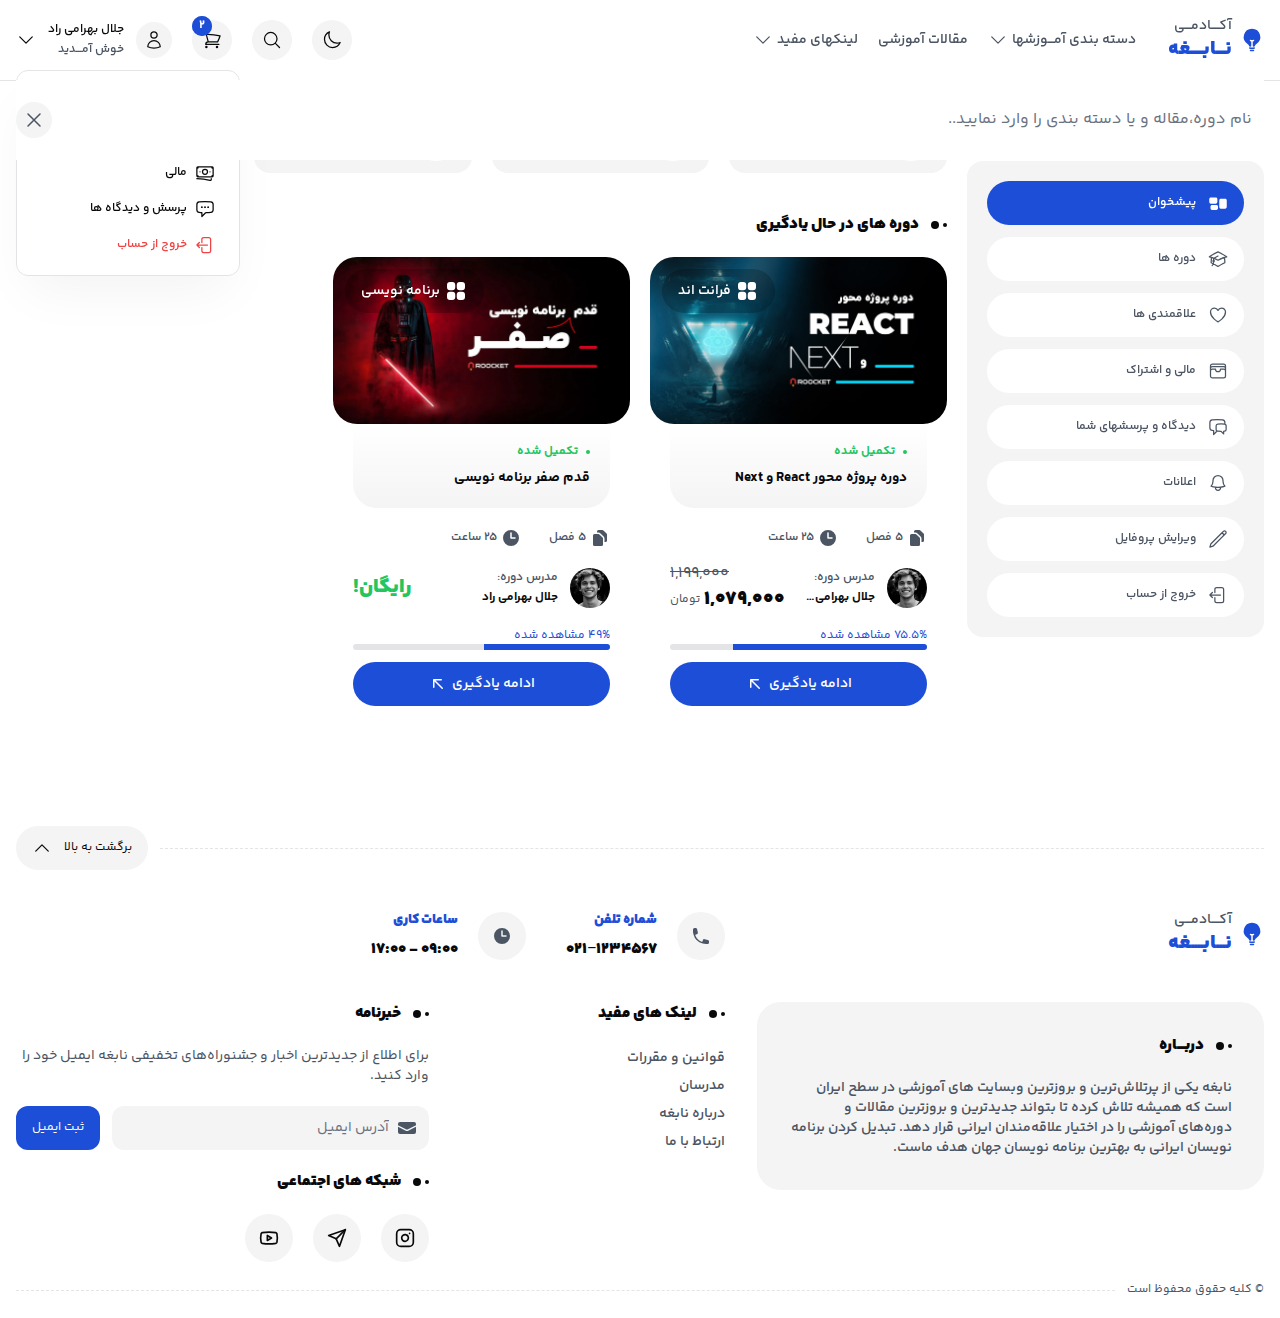
<file: profile.html>
<!DOCTYPE html>
<html lang="fa" dir="rtl">

<head>
    <meta charset="UTF-8">
    <meta name="viewport" content="width=device-width, initial-scale=1.0">
    <link rel="icon" type="image/svg+xml" href="./assets/images/favicon.svg" />
    <link rel="stylesheet" href="./assets/css/dependencies/swiper-bundle.min.css" />
    <link rel="stylesheet" href="./assets/css/dependencies/plyr.min.css" />
    <link rel="stylesheet" href="./assets/css/dependencies/fancybox.min.css" />
    <link rel="stylesheet" href="./assets/css/fonts.css" />
    <link rel="stylesheet" href="./assets/css/app.css" />
    <title>قالب آموزشی نابغه - پروفایل - داشبورد</title>
</head>

<body>

    <div class="flex flex-col min-h-screen bg-background">
        <!-- header -->
        <header class="bg-background/80 backdrop-blur-xl border-b border-border sticky top-0 z-30" x-data="{ offcanvasOpen: false, openSearchBox: false }">
            <!-- container -->
            <div class="max-w-7xl relative px-4 mx-auto">
                <div class="flex items-center gap-8 h-20">
                    <div class="flex items-center gap-3">
                        <!-- offcanvas:button -->
                        <button type="button" class="lg:hidden inline-flex items-center justify-center relative w-10 h-10 bg-secondary rounded-full text-foreground" x-on:click="offcanvasOpen = true">
                            <svg xmlns="http://www.w3.org/2000/svg" fill="none" viewBox="0 0 24 24" stroke-width="1.5"
                                stroke="currentColor" class="w-6 h-6">
                                <path stroke-linecap="round" stroke-linejoin="round"
                                    d="M3.75 6.75h16.5M3.75 12h16.5m-16.5 5.25h16.5" />
                            </svg>
                        </button>
                        <!-- end offcanvas:button -->
                        <a href="./home.html" class="inline-flex items-center gap-2 text-primary">
                            <svg xmlns="http://www.w3.org/2000/svg" viewBox="0 0 24 24" fill="currentColor"
                                class="w-6 h-6">
                                <path
                                    d="M12 .75a8.25 8.25 0 0 0-4.135 15.39c.686.398 1.115 1.008 1.134 1.623a.75.75 0 0 0 .577.706c.352.083.71.148 1.074.195.323.041.6-.218.6-.544v-4.661a6.714 6.714 0 0 1-.937-.171.75.75 0 1 1 .374-1.453 5.261 5.261 0 0 0 2.626 0 .75.75 0 1 1 .374 1.452 6.712 6.712 0 0 1-.937.172v4.66c0 .327.277.586.6.545.364-.047.722-.112 1.074-.195a.75.75 0 0 0 .577-.706c.02-.615.448-1.225 1.134-1.623A8.25 8.25 0 0 0 12 .75Z" />
                                <path fill-rule="evenodd"
                                    d="M9.013 19.9a.75.75 0 0 1 .877-.597 11.319 11.319 0 0 0 4.22 0 .75.75 0 1 1 .28 1.473 12.819 12.819 0 0 1-4.78 0 .75.75 0 0 1-.597-.876ZM9.754 22.344a.75.75 0 0 1 .824-.668 13.682 13.682 0 0 0 2.844 0 .75.75 0 1 1 .156 1.492 15.156 15.156 0 0 1-3.156 0 .75.75 0 0 1-.668-.824Z"
                                    clip-rule="evenodd" />
                            </svg>
                            <span class="flex flex-col items-start">
                                <span class="font-semibold text-sm text-muted">آکــــادمـــی</span>
                                <span class="font-black text-xl">نـــابــــغه</span>
                            </span>
                        </a>
                    </div>
                    <div class="lg:flex hidden items-center gap-5">
                        <!-- categories -->
                        <div class="relative group/categories">
                            <a href="#" class="inline-flex items-center gap-1 text-muted transition-colors hover:text-foreground">
                                <span class="font-semibold text-sm">دسته بندی آمـــوزشها</span>
                                <svg xmlns="http://www.w3.org/2000/svg" fill="none" viewBox="0 0 24 24"
                                    stroke-width="1.5" stroke="currentColor" class="w-5 h-5">
                                    <path stroke-linecap="round" stroke-linejoin="round"
                                        d="m19.5 8.25-7.5 7.5-7.5-7.5" />
                                </svg>
                            </a>
                            <div class="absolute right-0 top-full opacity-0 invisible transition-all group-hover/categories:opacity-100 group-hover/categories:visible pt-5 z-10">
                                <ul class="flex flex-col relative w-56 min-h-[300px] bg-background border border-border shadow-2xl shadow-black/5">
                                    <li class="group">
                                        <a href="#" class="flex items-center relative text-foreground transition-colors hover:text-primary p-3">
                                            <span class="font-semibold text-sm">برنامه نویسی وب</span>
                                            <span class="absolute left-3">
                                                <svg xmlns="http://www.w3.org/2000/svg" fill="none" viewBox="0 0 24 24"
                                                    stroke-width="1.5" stroke="currentColor" class="w-5 h-5">
                                                    <path stroke-linecap="round" stroke-linejoin="round"
                                                        d="M15.75 19.5 8.25 12l7.5-7.5" />
                                                </svg>
                                            </span>
                                        </a>
                                        <ul class="absolute -top-px -bottom-px right-full flex flex-wrap flex-col w-96 bg-background border border-border shadow-2xl shadow-black/5 space-y-3 opacity-0 invisible group-hover:opacity-100 group-hover:visible px-3 pt-8 pb-3">
                                            <li class="absolute top-2">
                                                <span class="font-bold text-sm text-muted cursor-default">محبوب ترین
                                                    موضوعات</span>
                                            </li>
                                            <li class="w-1/2">
                                                <a href="#" class="flex items-center gap-2 text-muted before:content-[''] before:inline-block before:w-1 before:h-1 before:bg-border before:rounded-full transition-colors hover:text-primary hover:before:bg-primary">
                                                    <span class="font-semibold text-sm">جاوااسکریپت</span>
                                                </a>
                                            </li>
                                            <li class="w-1/2">
                                                <a href="#" class="flex items-center gap-2 text-muted before:content-[''] before:inline-block before:w-1 before:h-1 before:bg-border before:rounded-full transition-colors hover:text-primary hover:before:bg-primary">
                                                    <span class="font-semibold text-sm">نود جی اس</span>
                                                </a>
                                            </li>
                                            <li class="w-1/2">
                                                <a href="#" class="flex items-center gap-2 text-muted before:content-[''] before:inline-block before:w-1 before:h-1 before:bg-border before:rounded-full transition-colors hover:text-primary hover:before:bg-primary">
                                                    <span class="font-semibold text-sm">ریکت جی اس</span>
                                                </a>
                                            </li>
                                            <li class="w-1/2">
                                                <a href="#" class="flex items-center gap-2 text-muted before:content-[''] before:inline-block before:w-1 before:h-1 before:bg-border before:rounded-full transition-colors hover:text-primary hover:before:bg-primary">
                                                    <span class="font-semibold text-sm">ویو جی اس</span>
                                                </a>
                                            </li>
                                            <li class="w-1/2">
                                                <a href="#" class="flex items-center gap-2 text-muted before:content-[''] before:inline-block before:w-1 before:h-1 before:bg-border before:rounded-full transition-colors hover:text-primary hover:before:bg-primary">
                                                    <span class="font-semibold text-sm">تیلویند</span>
                                                </a>
                                            </li>
                                            <li class="w-1/2">
                                                <a href="#" class="flex items-center gap-2 text-muted before:content-[''] before:inline-block before:w-1 before:h-1 before:bg-border before:rounded-full transition-colors hover:text-primary hover:before:bg-primary">
                                                    <span class="font-semibold text-sm">بوت استرپ</span>
                                                </a>
                                            </li>
                                            <li class="w-1/2">
                                                <a href="#" class="flex items-center gap-2 text-muted before:content-[''] before:inline-block before:w-1 before:h-1 before:bg-border before:rounded-full transition-colors hover:text-primary hover:before:bg-primary">
                                                    <span class="font-semibold text-sm">سی اس اس</span>
                                                </a>
                                            </li>
                                            <li class="w-1/2">
                                                <a href="#" class="flex items-center gap-2 text-muted before:content-[''] before:inline-block before:w-1 before:h-1 before:bg-border before:rounded-full transition-colors hover:text-primary hover:before:bg-primary">
                                                    <span class="font-semibold text-sm">اچ تی ام ال</span>
                                                </a>
                                            </li>
                                            <li class="w-1/2">
                                                <a href="#" class="flex items-center gap-2 text-muted before:content-[''] before:inline-block before:w-1 before:h-1 before:bg-border before:rounded-full transition-colors hover:text-primary hover:before:bg-primary">
                                                    <span class="font-semibold text-sm">پی اچ پی</span>
                                                </a>
                                            </li>
                                            <li class="w-1/2">
                                                <a href="#" class="flex items-center gap-2 text-muted before:content-[''] before:inline-block before:w-1 before:h-1 before:bg-border before:rounded-full transition-colors hover:text-primary hover:before:bg-primary">
                                                    <span class="font-semibold text-sm">لاراول</span>
                                                </a>
                                            </li>
                                            <li class="w-1/2">
                                                <a href="#" class="flex items-center gap-2 text-muted before:content-[''] before:inline-block before:w-1 before:h-1 before:bg-border before:rounded-full transition-colors hover:text-primary hover:before:bg-primary">
                                                    <span class="font-semibold text-sm">لایووایر</span>
                                                </a>
                                            </li>
                                            <li class="w-1/2">
                                                <a href="#" class="flex items-center gap-2 text-muted before:content-[''] before:inline-block before:w-1 before:h-1 before:bg-border before:rounded-full transition-colors hover:text-primary hover:before:bg-primary">
                                                    <span class="font-semibold text-sm">آلپاین جی اس</span>
                                                </a>
                                            </li>
                                            <li class="w-1/2">
                                                <a href="#" class="flex items-center gap-2 text-muted before:content-[''] before:inline-block before:w-1 before:h-1 before:bg-border before:rounded-full transition-colors hover:text-primary hover:before:bg-primary">
                                                    <span class="font-semibold text-sm">دات نت</span>
                                                </a>
                                            </li>
                                        </ul>
                                    </li>
                                    <li class="group">
                                        <a href="#" class="flex items-center relative text-foreground transition-colors hover:text-primary p-3">
                                            <span class="font-semibold text-sm">دیتا ساینس</span>
                                            <span class="absolute left-3">
                                                <svg xmlns="http://www.w3.org/2000/svg" fill="none" viewBox="0 0 24 24"
                                                    stroke-width="1.5" stroke="currentColor" class="w-5 h-5">
                                                    <path stroke-linecap="round" stroke-linejoin="round"
                                                        d="M15.75 19.5 8.25 12l7.5-7.5" />
                                                </svg>
                                            </span>
                                        </a>
                                        <ul class="absolute -top-px -bottom-px right-full flex flex-wrap flex-col w-96 bg-background border border-border shadow-2xl shadow-black/5 space-y-3 opacity-0 invisible group-hover:opacity-100 group-hover:visible px-3 pt-8 pb-3">
                                            <li class="absolute top-2">
                                                <span class="font-bold text-sm text-muted cursor-default">محبوب ترین
                                                    موضوعات</span>
                                            </li>
                                            <li class="w-1/2">
                                                <a href="#" class="flex items-center gap-2 text-muted before:content-[''] before:inline-block before:w-1 before:h-1 before:bg-border before:rounded-full transition-colors hover:text-primary hover:before:bg-primary">
                                                    <span class="font-semibold text-sm">جاوااسکریپت</span>
                                                </a>
                                            </li>
                                            <li class="w-1/2">
                                                <a href="#" class="flex items-center gap-2 text-muted before:content-[''] before:inline-block before:w-1 before:h-1 before:bg-border before:rounded-full transition-colors hover:text-primary hover:before:bg-primary">
                                                    <span class="font-semibold text-sm">نود جی اس</span>
                                                </a>
                                            </li>
                                            <li class="w-1/2">
                                                <a href="#" class="flex items-center gap-2 text-muted before:content-[''] before:inline-block before:w-1 before:h-1 before:bg-border before:rounded-full transition-colors hover:text-primary hover:before:bg-primary">
                                                    <span class="font-semibold text-sm">ریکت جی اس</span>
                                                </a>
                                            </li>
                                            <li class="w-1/2">
                                                <a href="#" class="flex items-center gap-2 text-muted before:content-[''] before:inline-block before:w-1 before:h-1 before:bg-border before:rounded-full transition-colors hover:text-primary hover:before:bg-primary">
                                                    <span class="font-semibold text-sm">ویو جی اس</span>
                                                </a>
                                            </li>
                                            <li class="w-1/2">
                                                <a href="#" class="flex items-center gap-2 text-muted before:content-[''] before:inline-block before:w-1 before:h-1 before:bg-border before:rounded-full transition-colors hover:text-primary hover:before:bg-primary">
                                                    <span class="font-semibold text-sm">پی اچ پی</span>
                                                </a>
                                            </li>
                                            <li class="w-1/2">
                                                <a href="#" class="flex items-center gap-2 text-muted before:content-[''] before:inline-block before:w-1 before:h-1 before:bg-border before:rounded-full transition-colors hover:text-primary hover:before:bg-primary">
                                                    <span class="font-semibold text-sm">لاراول</span>
                                                </a>
                                            </li>
                                            <li class="w-1/2">
                                                <a href="#" class="flex items-center gap-2 text-muted before:content-[''] before:inline-block before:w-1 before:h-1 before:bg-border before:rounded-full transition-colors hover:text-primary hover:before:bg-primary">
                                                    <span class="font-semibold text-sm">لایووایر</span>
                                                </a>
                                            </li>
                                            <li class="w-1/2">
                                                <a href="#" class="flex items-center gap-2 text-muted before:content-[''] before:inline-block before:w-1 before:h-1 before:bg-border before:rounded-full transition-colors hover:text-primary hover:before:bg-primary">
                                                    <span class="font-semibold text-sm">آلپاین جی اس</span>
                                                </a>
                                            </li>
                                            <li class="w-1/2">
                                                <a href="#" class="flex items-center gap-2 text-muted before:content-[''] before:inline-block before:w-1 before:h-1 before:bg-border before:rounded-full transition-colors hover:text-primary hover:before:bg-primary">
                                                    <span class="font-semibold text-sm">دات نت</span>
                                                </a>
                                            </li>
                                        </ul>
                                    </li>
                                    <li>
                                        <a href="#" class="flex items-center relative text-foreground transition-colors hover:text-primary p-3">
                                            <span class="font-semibold text-sm">زبانهای برنامه نویسی</span>
                                            <span class="absolute left-3">
                                                <svg xmlns="http://www.w3.org/2000/svg" fill="none" viewBox="0 0 24 24"
                                                    stroke-width="1.5" stroke="currentColor" class="w-5 h-5">
                                                    <path stroke-linecap="round" stroke-linejoin="round"
                                                        d="M15.75 19.5 8.25 12l7.5-7.5" />
                                                </svg>
                                            </span>
                                        </a>
                                    </li>
                                    <li>
                                        <a href="#" class="flex items-center relative text-foreground transition-colors hover:text-primary p-3">
                                            <span class="font-semibold text-sm">توسعه بازی</span>
                                            <span class="absolute left-3">
                                                <svg xmlns="http://www.w3.org/2000/svg" fill="none" viewBox="0 0 24 24"
                                                    stroke-width="1.5" stroke="currentColor" class="w-5 h-5">
                                                    <path stroke-linecap="round" stroke-linejoin="round"
                                                        d="M15.75 19.5 8.25 12l7.5-7.5" />
                                                </svg>
                                            </span>
                                        </a>
                                    </li>
                                    <li>
                                        <a href="#" class="flex items-center relative text-foreground transition-colors hover:text-primary p-3">
                                            <span class="font-semibold text-sm">برنامه نویسی موبایل</span>
                                            <span class="absolute left-3">
                                                <svg xmlns="http://www.w3.org/2000/svg" fill="none" viewBox="0 0 24 24"
                                                    stroke-width="1.5" stroke="currentColor" class="w-5 h-5">
                                                    <path stroke-linecap="round" stroke-linejoin="round"
                                                        d="M15.75 19.5 8.25 12l7.5-7.5" />
                                                </svg>
                                            </span>
                                        </a>
                                    </li>
                                    <li>
                                        <a href="#" class="flex items-center relative text-foreground transition-colors hover:text-primary p-3">
                                            <span class="font-semibold text-sm">طراحی دیتابیس</span>
                                            <span class="absolute left-3">
                                                <svg xmlns="http://www.w3.org/2000/svg" fill="none" viewBox="0 0 24 24"
                                                    stroke-width="1.5" stroke="currentColor" class="w-5 h-5">
                                                    <path stroke-linecap="round" stroke-linejoin="round"
                                                        d="M15.75 19.5 8.25 12l7.5-7.5" />
                                                </svg>
                                            </span>
                                        </a>
                                    </li>
                                    <li>
                                        <a href="#" class="flex items-center relative text-foreground transition-colors hover:text-primary p-3">
                                            <span class="font-semibold text-sm">تست نویسی</span>
                                            <span class="absolute left-3">
                                                <svg xmlns="http://www.w3.org/2000/svg" fill="none" viewBox="0 0 24 24"
                                                    stroke-width="1.5" stroke="currentColor" class="w-5 h-5">
                                                    <path stroke-linecap="round" stroke-linejoin="round"
                                                        d="M15.75 19.5 8.25 12l7.5-7.5" />
                                                </svg>
                                            </span>
                                        </a>
                                    </li>
                                </ul>
                            </div>
                        </div>
                        <!-- end categories -->

                        <!-- menu -->
                        <ul class="flex items-center gap-5">
                            <li>
                                <a href="./blog.html" class="inline-flex text-muted transition-colors hover:text-foreground">
                                    <span class="font-semibold text-sm">مقالات آموزشی</span>
                                </a>
                            </li>
                            <li class="relative group/submenu">
                                <a href="#" class="inline-flex items-center gap-1 text-muted transition-colors hover:text-foreground">
                                    <span class="font-semibold text-sm">لینکهای مفید</span>
                                    <svg xmlns="http://www.w3.org/2000/svg" fill="none" viewBox="0 0 24 24"
                                        stroke-width="1.5" stroke="currentColor"
                                        class="w-5 h-5 transition-transform group-hover/submenu:rotate-180">
                                        <path stroke-linecap="round" stroke-linejoin="round"
                                            d="m19.5 8.25-7.5 7.5-7.5-7.5" />
                                    </svg>
                                </a>
                                <ul class="absolute top-full right-0 w-56 bg-background border border-border rounded-xl shadow-2xl shadow-black/5 opacity-0 invisible transition-all group-hover/submenu:opacity-100 group-hover/submenu:visible p-3 mt-2">
                                    <li>
                                        <a href="./profile.html" class="flex items-center gap-2 w-full text-foreground transition-colors hover:text-primary px-3 py-2">
                                            <span class="font-semibold text-xs">مشاهده پروفایل</span>
                                        </a>
                                    </li>
                                    <li>
                                        <a href="./profile-courses.html" class="flex items-center gap-2 w-full text-foreground transition-colors hover:text-primary px-3 py-2">
                                            <span class="font-semibold text-xs">دوره ها</span>
                                        </a>
                                    </li>
                                    <li>
                                        <a href="./profile-financial.html" class="flex items-center gap-2 w-full text-foreground transition-colors hover:text-primary px-3 py-2">
                                            <span class="font-semibold text-xs">مالی</span>
                                        </a>
                                    </li>
                                    <li>
                                        <a href="./profile-comments.html" class="flex items-center gap-2 w-full text-foreground transition-colors hover:text-primary px-3 py-2">
                                            <span class="font-semibold text-xs">پرسش و دیدگاه ها</span>
                                        </a>
                                    </li>
                                    <li>
                                        <button type="button" class="flex items-center gap-2 w-full text-red-500 transition-colors hover:text-red-700 px-3 py-2">
                                            <span class="font-semibold text-xs">خروج از حساب</span>
                                        </button>
                                    </li>
                                </ul>
                            </li>
                        </ul>
                        <!-- end menu -->
                    </div>

                    <div class="flex items-center md:gap-5 gap-3 mr-auto">
                        <!-- darkMode:button -->
                        <button type="button" class="hidden lg:inline-flex items-center justify-center w-10 h-10 bg-secondary rounded-full text-foreground" id="dark-mode-button">
                            <span class="light-icon">
                                <svg xmlns="http://www.w3.org/2000/svg" fill="none" viewBox="0 0 24 24"
                                    stroke-width="1.5" stroke="currentColor" class="w-5 h-5">
                                    <path stroke-linecap="round" stroke-linejoin="round"
                                        d="M21.752 15.002A9.72 9.72 0 0 1 18 15.75c-5.385 0-9.75-4.365-9.75-9.75 0-1.33.266-2.597.748-3.752A9.753 9.753 0 0 0 3 11.25C3 16.635 7.365 21 12.75 21a9.753 9.753 0 0 0 9.002-5.998Z" />
                                </svg>
                            </span>
                            <span class="dark-icon">
                                <svg xmlns="http://www.w3.org/2000/svg" fill="none" viewBox="0 0 24 24"
                                    stroke-width="1.5" stroke="currentColor" class="w-5 h-5">
                                    <path stroke-linecap="round" stroke-linejoin="round"
                                        d="M12 3v2.25m6.364.386-1.591 1.591M21 12h-2.25m-.386 6.364-1.591-1.591M12 18.75V21m-4.773-4.227-1.591 1.591M5.25 12H3m4.227-4.773L5.636 5.636M15.75 12a3.75 3.75 0 1 1-7.5 0 3.75 3.75 0 0 1 7.5 0Z" />
                                </svg>
                            </span>
                        </button>
                        <!-- end darkMode:button -->

                        <!-- openSearchBox:button -->
                        <button type="button" class="hidden lg:inline-flex items-center justify-center w-10 h-10 bg-secondary rounded-full text-foreground" x-on:click="openSearchBox = true">
                            <svg xmlns="http://www.w3.org/2000/svg" fill="none" viewBox="0 0 24 24" stroke-width="1.5"
                                stroke="currentColor" class="w-5 h-5">
                                <path stroke-linecap="round" stroke-linejoin="round"
                                    d="m21 21-5.197-5.197m0 0A7.5 7.5 0 1 0 5.196 5.196a7.5 7.5 0 0 0 10.607 10.607Z" />
                            </svg>
                        </button>
                        <!-- end openSearchBox:button -->

                        <a href="./cart.html" class="inline-flex items-center justify-center relative w-10 h-10 bg-secondary rounded-full text-foreground">
                            <svg xmlns="http://www.w3.org/2000/svg" fill="none" viewBox="0 0 24 24" stroke-width="1.5"
                                stroke="currentColor" class="w-5 h-5">
                                <path stroke-linecap="round" stroke-linejoin="round"
                                    d="M2.25 3h1.386c.51 0 .955.343 1.087.835l.383 1.437M7.5 14.25a3 3 0 0 0-3 3h15.75m-12.75-3h11.218c1.121-2.3 2.1-4.684 2.924-7.138a60.114 60.114 0 0 0-16.536-1.84M7.5 14.25 5.106 5.272M6 20.25a.75.75 0 1 1-1.5 0 .75.75 0 0 1 1.5 0Zm12.75 0a.75.75 0 1 1-1.5 0 .75.75 0 0 1 1.5 0Z" />
                            </svg>
                            <span class="absolute -top-1 left-0 flex h-5 w-5">
                                <span
                                    class="animate-ping absolute inline-flex h-full w-full rounded-full bg-primary opacity-75"></span>
                                <span
                                    class="relative inline-flex items-center justify-center rounded-full h-5 w-5 bg-primary text-primary-foreground font-bold text-xs">2</span>
                            </span>
                        </a>

                        <!-- user:dropdown -->
                        <div class="relative" x-data="{ isOpen: false }">
                            <button class="flex items-center sm:gap-3 gap-1" x-on:click="isOpen = !isOpen">
                                <span
                                    class="inline-flex items-center justify-center w-9 h-9 bg-secondary rounded-full text-foreground">
                                    <svg xmlns="http://www.w3.org/2000/svg" fill="none" viewBox="0 0 24 24"
                                        stroke-width="1.5" stroke="currentColor" class="w-5 h-5">
                                        <path stroke-linecap="round" stroke-linejoin="round"
                                            d="M15.75 6a3.75 3.75 0 1 1-7.5 0 3.75 3.75 0 0 1 7.5 0ZM4.501 20.118a7.5 7.5 0 0 1 14.998 0A17.933 17.933 0 0 1 12 21.75c-2.676 0-5.216-.584-7.499-1.632Z" />
                                    </svg>
                                </span>
                                <span class="xs:flex flex-col items-start hidden text-xs space-y-1">
                                    <span class="font-semibold text-foreground">جلال بهرامی راد</span>
                                    <span class="font-semibold text-muted">خوش آمـــدید</span>
                                </span>
                                <span class="text-foreground transition-transform"
                                    x-bind:class="isOpen ? 'rotate-180' : ''">
                                    <svg xmlns="http://www.w3.org/2000/svg" fill="none" viewBox="0 0 24 24"
                                        stroke-width="1.5" stroke="currentColor" class="w-5 h-5">
                                        <path stroke-linecap="round" stroke-linejoin="round"
                                            d="m19.5 8.25-7.5 7.5-7.5-7.5" />
                                    </svg>
                                </span>
                            </button>
                            <div class="absolute top-full left-0 pt-3" x-show="isOpen" x-on:click.outside="isOpen = false">
                                <div class="w-56 bg-background border border-border rounded-xl shadow-2xl shadow-black/5 p-3">
                                    <a href="./profile.html" class="flex items-center gap-2 w-full text-foreground transition-colors hover:text-primary px-3 py-2">
                                        <svg xmlns="http://www.w3.org/2000/svg" fill="none" viewBox="0 0 24 24"
                                            stroke-width="1.5" stroke="currentColor" class="w-5 h-5">
                                            <path stroke-linecap="round" stroke-linejoin="round"
                                                d="M9.813 15.904 9 18.75l-.813-2.846a4.5 4.5 0 0 0-3.09-3.09L2.25 12l2.846-.813a4.5 4.5 0 0 0 3.09-3.09L9 5.25l.813 2.846a4.5 4.5 0 0 0 3.09 3.09L15.75 12l-2.846.813a4.5 4.5 0 0 0-3.09 3.09ZM18.259 8.715 18 9.75l-.259-1.035a3.375 3.375 0 0 0-2.455-2.456L14.25 6l1.036-.259a3.375 3.375 0 0 0 2.455-2.456L18 2.25l.259 1.035a3.375 3.375 0 0 0 2.456 2.456L21.75 6l-1.035.259a3.375 3.375 0 0 0-2.456 2.456ZM16.894 20.567 16.5 21.75l-.394-1.183a2.25 2.25 0 0 0-1.423-1.423L13.5 18.75l1.183-.394a2.25 2.25 0 0 0 1.423-1.423l.394-1.183.394 1.183a2.25 2.25 0 0 0 1.423 1.423l1.183.394-1.183.394a2.25 2.25 0 0 0-1.423 1.423Z" />
                                        </svg>
                                        <span class="font-semibold text-xs">مشاهده پروفایل</span>
                                    </a>
                                    <a href="./profile-courses.html" class="flex items-center gap-2 w-full text-foreground transition-colors hover:text-primary px-3 py-2">
                                        <svg xmlns="http://www.w3.org/2000/svg" fill="none" viewBox="0 0 24 24"
                                            stroke-width="1.5" stroke="currentColor" class="w-5 h-5">
                                            <path stroke-linecap="round" stroke-linejoin="round"
                                                d="M4.26 10.147a60.438 60.438 0 0 0-.491 6.347A48.62 48.62 0 0 1 12 20.904a48.62 48.62 0 0 1 8.232-4.41 60.46 60.46 0 0 0-.491-6.347m-15.482 0a50.636 50.636 0 0 0-2.658-.813A59.906 59.906 0 0 1 12 3.493a59.903 59.903 0 0 1 10.399 5.84c-.896.248-1.783.52-2.658.814m-15.482 0A50.717 50.717 0 0 1 12 13.489a50.702 50.702 0 0 1 7.74-3.342M6.75 15a.75.75 0 1 0 0-1.5.75.75 0 0 0 0 1.5Zm0 0v-3.675A55.378 55.378 0 0 1 12 8.443m-7.007 11.55A5.981 5.981 0 0 0 6.75 15.75v-1.5" />
                                        </svg>
                                        <span class="font-semibold text-xs">دوره ها</span>
                                    </a>
                                    <a href="./profile-financial.html" class="flex items-center gap-2 w-full text-foreground transition-colors hover:text-primary px-3 py-2">
                                        <svg xmlns="http://www.w3.org/2000/svg" fill="none" viewBox="0 0 24 24"
                                            stroke-width="1.5" stroke="currentColor" class="w-5 h-5">
                                            <path stroke-linecap="round" stroke-linejoin="round"
                                                d="M2.25 18.75a60.07 60.07 0 0 1 15.797 2.101c.727.198 1.453-.342 1.453-1.096V18.75M3.75 4.5v.75A.75.75 0 0 1 3 6h-.75m0 0v-.375c0-.621.504-1.125 1.125-1.125H20.25M2.25 6v9m18-10.5v.75c0 .414.336.75.75.75h.75m-1.5-1.5h.375c.621 0 1.125.504 1.125 1.125v9.75c0 .621-.504 1.125-1.125 1.125h-.375m1.5-1.5H21a.75.75 0 0 0-.75.75v.75m0 0H3.75m0 0h-.375a1.125 1.125 0 0 1-1.125-1.125V15m1.5 1.5v-.75A.75.75 0 0 0 3 15h-.75M15 10.5a3 3 0 1 1-6 0 3 3 0 0 1 6 0Zm3 0h.008v.008H18V10.5Zm-12 0h.008v.008H6V10.5Z" />
                                        </svg>
                                        <span class="font-semibold text-xs">مالی</span>
                                    </a>
                                    <a href="./profile-comments.html" class="flex items-center gap-2 w-full text-foreground transition-colors hover:text-primary px-3 py-2">
                                        <svg xmlns="http://www.w3.org/2000/svg" fill="none" viewBox="0 0 24 24"
                                            stroke-width="1.5" stroke="currentColor" class="w-5 h-5">
                                            <path stroke-linecap="round" stroke-linejoin="round"
                                                d="M8.625 9.75a.375.375 0 1 1-.75 0 .375.375 0 0 1 .75 0Zm0 0H8.25m4.125 0a.375.375 0 1 1-.75 0 .375.375 0 0 1 .75 0Zm0 0H12m4.125 0a.375.375 0 1 1-.75 0 .375.375 0 0 1 .75 0Zm0 0h-.375m-13.5 3.01c0 1.6 1.123 2.994 2.707 3.227 1.087.16 2.185.283 3.293.369V21l4.184-4.183a1.14 1.14 0 0 1 .778-.332 48.294 48.294 0 0 0 5.83-.498c1.585-.233 2.708-1.626 2.708-3.228V6.741c0-1.602-1.123-2.995-2.707-3.228A48.394 48.394 0 0 0 12 3c-2.392 0-4.744.175-7.043.513C3.373 3.746 2.25 5.14 2.25 6.741v6.018Z" />
                                        </svg>
                                        <span class="font-semibold text-xs">پرسش و دیدگاه ها</span>
                                    </a>
                                    <button type="button" class="flex items-center gap-2 w-full text-red-500 transition-colors hover:text-red-700 px-3 py-2">
                                        <svg xmlns="http://www.w3.org/2000/svg" fill="none" viewBox="0 0 24 24"
                                            stroke-width="1.5" stroke="currentColor" class="w-5 h-5">
                                            <path stroke-linecap="round" stroke-linejoin="round"
                                                d="M8.25 9V5.25A2.25 2.25 0 0 1 10.5 3h6a2.25 2.25 0 0 1 2.25 2.25v13.5A2.25 2.25 0 0 1 16.5 21h-6a2.25 2.25 0 0 1-2.25-2.25V15m-3 0-3-3m0 0 3-3m-3 3H15" />
                                        </svg>
                                        <span class="font-semibold text-xs">خروج از حساب</span>
                                    </button>
                                </div>
                            </div>
                        </div>
                        <!-- end user:dropdown -->

                        <!-- login-register:button -->
                        <!-- <a href="./login-register.html"
                    class="inline-flex items-center justify-center gap-1 h-10 bg-primary rounded-full text-primary-foreground transition-all hover:opacity-80 px-4">
                    <svg xmlns="http://www.w3.org/2000/svg" viewBox="0 0 24 24" fill="currentColor" class="w-6 h-6">
                        <path fill-rule="evenodd"
                            d="M7.5 3.75A1.5 1.5 0 0 0 6 5.25v13.5a1.5 1.5 0 0 0 1.5 1.5h6a1.5 1.5 0 0 0 1.5-1.5V15a.75.75 0 0 1 1.5 0v3.75a3 3 0 0 1-3 3h-6a3 3 0 0 1-3-3V5.25a3 3 0 0 1 3-3h6a3 3 0 0 1 3 3V9A.75.75 0 0 1 15 9V5.25a1.5 1.5 0 0 0-1.5-1.5h-6Zm5.03 4.72a.75.75 0 0 1 0 1.06l-1.72 1.72h10.94a.75.75 0 0 1 0 1.5H10.81l1.72 1.72a.75.75 0 1 1-1.06 1.06l-3-3a.75.75 0 0 1 0-1.06l3-3a.75.75 0 0 1 1.06 0Z"
                            clip-rule="evenodd" />
                    </svg>
                    <span class="font-semibold text-sm">حساب کاربری</span>
                </a> -->
                        <!-- end login-register:button -->

                    </div>
                </div>

                <!-- searchBox -->
                <div class="absolute inset-x-4 hidden lg:flex flex-col h-full bg-background transition-all" x-bind:class="openSearchBox ? 'top-0' : '-top-full'">
                    <form action="#" class="h-full">
                        <div class="flex items-center h-full relative">
                            <input type="text" class="form-input w-full !ring-0 !ring-offset-0 bg-background border-0 focus:border-0 text-foreground" placeholder="نام دوره،مقاله و یا دسته بندی را وارد نمایید.." />
                            <button type="button" class="absolute left-0 inline-flex items-center justify-center w-9 h-9 bg-secondary rounded-full text-muted transition-colors hover:text-red-500" x-on:click="openSearchBox = false">
                                <svg xmlns="http://www.w3.org/2000/svg" fill="none" viewBox="0 0 24 24"
                                    stroke-width="1.5" stroke="currentColor" class="w-6 h-6">
                                    <path stroke-linecap="round" stroke-linejoin="round" d="M6 18 18 6M6 6l12 12" />
                                </svg>
                            </button>
                        </div>
                    </form>
                </div>
                <!-- end searchBox -->
            </div>
            <!-- end container -->

            <!-- offcanvas -->
            <div x-cloak>
                <!-- offcanvas:box -->
                <div class="fixed inset-y-0 right-0 xs:w-80 w-72 h-screen bg-background rounded-l-2xl overflow-y-auto transition-transform z-50" x-bind:class="offcanvasOpen ? '!translate-x-0' : 'translate-x-full'">
                    <!-- offcanvas:header -->
                    <div class="flex items-center justify-between gap-x-4 sticky top-0 bg-background p-4 z-10">
                        <a href="./home.html" class="inline-flex items-center gap-2 text-primary">
                            <svg xmlns="http://www.w3.org/2000/svg" viewBox="0 0 24 24" fill="currentColor"
                                class="w-6 h-6">
                                <path
                                    d="M12 .75a8.25 8.25 0 0 0-4.135 15.39c.686.398 1.115 1.008 1.134 1.623a.75.75 0 0 0 .577.706c.352.083.71.148 1.074.195.323.041.6-.218.6-.544v-4.661a6.714 6.714 0 0 1-.937-.171.75.75 0 1 1 .374-1.453 5.261 5.261 0 0 0 2.626 0 .75.75 0 1 1 .374 1.452 6.712 6.712 0 0 1-.937.172v4.66c0 .327.277.586.6.545.364-.047.722-.112 1.074-.195a.75.75 0 0 0 .577-.706c.02-.615.448-1.225 1.134-1.623A8.25 8.25 0 0 0 12 .75Z" />
                                <path fill-rule="evenodd"
                                    d="M9.013 19.9a.75.75 0 0 1 .877-.597 11.319 11.319 0 0 0 4.22 0 .75.75 0 1 1 .28 1.473 12.819 12.819 0 0 1-4.78 0 .75.75 0 0 1-.597-.876ZM9.754 22.344a.75.75 0 0 1 .824-.668 13.682 13.682 0 0 0 2.844 0 .75.75 0 1 1 .156 1.492 15.156 15.156 0 0 1-3.156 0 .75.75 0 0 1-.668-.824Z"
                                    clip-rule="evenodd" />
                            </svg>
                            <span class="flex flex-col items-start">
                                <span class="font-semibold text-sm text-muted">آکــــادمـــی</span>
                                <span class="font-black text-xl">نـــابــــغه</span>
                            </span>
                        </a>

                        <!-- offcanvas:close-button -->
                        <button x-on:click="offcanvasOpen = false" class="text-foreground focus:outline-none hover:text-red-500">
                            <svg xmlns="http://www.w3.org/2000/svg" fill="none" viewBox="0 0 24 24" stroke-width="1.5"
                                stroke="currentColor" class="w-6 h-6">
                                <path stroke-linecap="round" stroke-linejoin="round" d="M6 18L18 6M6 6l12 12"></path>
                            </svg>
                        </button>
                        <!-- end offcanvas:close-button -->
                    </div>
                    <!-- end offcanvas header -->

                    <!-- offcanvas:content -->
                    <div class="space-y-5 p-4">
                        <form action="#">
                            <div class="flex items-center relative">
                                <input type="text" class="form-input w-full h-10 !ring-0 !ring-offset-0 bg-secondary border border-border focus:border-border rounded-xl text-sm text-foreground pr-10" placeholder="دنبال چی میگردی؟" />
                                <span class="absolute right-3 text-muted">
                                    <svg xmlns="http://www.w3.org/2000/svg" viewBox="0 0 20 20" fill="currentColor"
                                        class="w-5 h-5">
                                        <path fill-rule="evenodd"
                                            d="M9 3.5a5.5 5.5 0 1 0 0 11 5.5 5.5 0 0 0 0-11ZM2 9a7 7 0 1 1 12.452 4.391l3.328 3.329a.75.75 0 1 1-1.06 1.06l-3.329-3.328A7 7 0 0 1 2 9Z"
                                            clip-rule="evenodd"></path>
                                    </svg>
                                </span>
                            </div>
                        </form>
                        <div class="h-px bg-border"></div>
                        <label class="relative w-full flex items-center justify-between cursor-pointer">
                            <span class="font-bold text-sm text-foreground">تم تاریک</span>
                            <input type="checkbox" class="sr-only peer" id="dark-mode-checkbox" />
                            <div
                                class="w-11 h-5 relative bg-background border-2 border-border peer-focus:outline-none rounded-full peer peer-checked:after:left-[26px] peer-checked:after:bg-background after:content-[''] after:absolute after:left-0.5 after:top-0.5 after:bg-border after:rounded-full after:h-3 after:w-3 after:transition-all peer-checked:bg-primary peer-checked:border-primary">
                            </div>
                        </label>
                        <div class="h-px bg-border"></div>
                        <ul class="flex flex-col space-y-1">
                            <li x-data="{ open: false }">
                                <button type="button" class="w-full flex items-center gap-x-2 relative transition-all hover:text-foreground py-2" x-bind:class="open ? 'text-foreground' : 'text-muted'" x-on:click="open = !open">
                                    <svg xmlns="http://www.w3.org/2000/svg" viewBox="0 0 24 24" fill="currentColor"
                                        class="w-5 h-5">
                                        <path fill-rule="evenodd"
                                            d="M3 9a.75.75 0 0 1 .75-.75h16.5a.75.75 0 0 1 0 1.5H3.75A.75.75 0 0 1 3 9Zm0 6.75a.75.75 0 0 1 .75-.75h16.5a.75.75 0 0 1 0 1.5H3.75a.75.75 0 0 1-.75-.75Z"
                                            clip-rule="evenodd"></path>
                                    </svg>
                                    <span class="font-semibold text-xs">دسته بندی آموزشها</span>
                                    <span class="absolute left-3" x-bind:class="open ? 'rotate-180' : ''">
                                        <svg xmlns="http://www.w3.org/2000/svg" fill="none" viewBox="0 0 24 24"
                                            stroke-width="1.5" stroke="currentColor" class="w-5 h-5">
                                            <path stroke-linecap="round" stroke-linejoin="round"
                                                d="M19.5 8.25l-7.5 7.5-7.5-7.5"></path>
                                        </svg>
                                    </span>
                                </button>
                                <ul class="flex flex-col relative before:content-[''] before:absolute before:inset-y-3 before:right-3 before:w-px before:bg-zinc-200 dark:before:bg-zinc-900 py-3 pr-5" x-show="open">
                                    <li x-data="{ openChild: false }">
                                        <button type="button" class="w-full flex items-center gap-x-2 bg-transparent rounded-xl text-zinc-400 transition-all group/nav-item hover:text-black dark:hover:text-white py-2 px-3" x-on:click="openChild = !openChild">
                                            <svg xmlns="http://www.w3.org/2000/svg" fill="none" viewBox="0 0 24 24"
                                                stroke-width="1.5" stroke="currentColor" class="w-4 h-4"
                                                x-bind:class="openChild ? '-rotate-45' : ''">
                                                <path stroke-linecap="round" stroke-linejoin="round"
                                                    d="M15.75 19.5 8.25 12l7.5-7.5"></path>
                                            </svg>
                                            <span class="font-medium text-xs">برنامه نویسی وب</span>
                                        </button>
                                        <ul class="flex flex-col relative before:content-[''] before:absolute before:inset-y-3 before:right-3 before:w-px before:bg-zinc-200 dark:before:bg-zinc-900 py-3 pr-5" x-show="openChild">
                                            <li>
                                                <a href="./series.html" class="w-full flex items-center gap-x-2 bg-transparent rounded-xl text-zinc-400 transition-all group/nav-item hover:text-black dark:hover:text-white py-2 px-3">
                                                    <span
                                                        class="inline-flex w-2 h-px bg-zinc-200 dark:bg-zinc-800 transition-all group-hover/nav-item:w-4 group-hover/nav-item:bg-black dark:group-hover/nav-item:bg-white"></span>
                                                    <span class="font-medium text-xs">جاوااسکریپت</span>
                                                </a>
                                            </li>
                                            <li>
                                                <a href="./series.html" class="w-full flex items-center gap-x-2 bg-transparent rounded-xl text-zinc-400 transition-all group/nav-item hover:text-black dark:hover:text-white py-2 px-3">
                                                    <span
                                                        class="inline-flex w-2 h-px bg-zinc-200 dark:bg-zinc-800 transition-all group-hover/nav-item:w-4 group-hover/nav-item:bg-black dark:group-hover/nav-item:bg-white"></span>
                                                    <span class="font-medium text-xs">نود جی اس</span>
                                                </a>
                                            </li>
                                            <li>
                                                <a href="./series.html" class="w-full flex items-center gap-x-2 bg-transparent rounded-xl text-zinc-400 transition-all group/nav-item hover:text-black dark:hover:text-white py-2 px-3">
                                                    <span
                                                        class="inline-flex w-2 h-px bg-zinc-200 dark:bg-zinc-800 transition-all group-hover/nav-item:w-4 group-hover/nav-item:bg-black dark:group-hover/nav-item:bg-white"></span>
                                                    <span class="font-medium text-xs">ریکت جی اس</span>
                                                </a>
                                            </li>
                                            <li>
                                                <a href="./series.html" class="w-full flex items-center gap-x-2 bg-transparent rounded-xl text-zinc-400 transition-all group/nav-item hover:text-black dark:hover:text-white py-2 px-3">
                                                    <span
                                                        class="inline-flex w-2 h-px bg-zinc-200 dark:bg-zinc-800 transition-all group-hover/nav-item:w-4 group-hover/nav-item:bg-black dark:group-hover/nav-item:bg-white"></span>
                                                    <span class="font-medium text-xs">...</span>
                                                </a>
                                            </li>
                                        </ul>
                                    </li>
                                    <li>
                                        <a href="./series.html" class="w-full flex items-center gap-x-2 bg-transparent rounded-xl text-zinc-400 transition-all group/nav-item hover:text-black dark:hover:text-white py-2 px-3">
                                            <span
                                                class="inline-flex w-2 h-px bg-zinc-200 dark:bg-zinc-800 transition-all group-hover/nav-item:w-4 group-hover/nav-item:bg-black dark:group-hover/nav-item:bg-white"></span>
                                            <span class="font-medium text-xs">دیتا ساینس</span>
                                        </a>
                                    </li>
                                    <li>
                                        <a href="./series.html" class="w-full flex items-center gap-x-2 bg-transparent rounded-xl text-zinc-400 transition-all group/nav-item hover:text-black dark:hover:text-white py-2 px-3">
                                            <span
                                                class="inline-flex w-2 h-px bg-zinc-200 dark:bg-zinc-800 transition-all group-hover/nav-item:w-4 group-hover/nav-item:bg-black dark:group-hover/nav-item:bg-white"></span>
                                            <span class="font-medium text-xs">زبانهای برنامه نویسی</span>
                                        </a>
                                    </li>
                                    <li>
                                        <a href="./series.html" class="w-full flex items-center gap-x-2 bg-transparent rounded-xl text-zinc-400 transition-all group/nav-item hover:text-black dark:hover:text-white py-2 px-3">
                                            <span
                                                class="inline-flex w-2 h-px bg-zinc-200 dark:bg-zinc-800 transition-all group-hover/nav-item:w-4 group-hover/nav-item:bg-black dark:group-hover/nav-item:bg-white"></span>
                                            <span class="font-medium text-xs">...</span>
                                        </a>
                                    </li>
                                </ul>
                            </li>
                            <li>
                                <a href="#" class="w-full flex items-center gap-x-2 relative text-muted transition-all hover:text-foreground py-2">
                                    <svg xmlns="http://www.w3.org/2000/svg" fill="none" viewBox="0 0 24 24"
                                        stroke-width="1.5" stroke="currentColor" class="w-5 h-5">
                                        <path stroke-linecap="round" stroke-linejoin="round"
                                            d="M9.879 7.519c1.171-1.025 3.071-1.025 4.242 0 1.172 1.025 1.172 2.687 0 3.712-.203.179-.43.326-.67.442-.745.361-1.45.999-1.45 1.827v.75M21 12a9 9 0 1 1-18 0 9 9 0 0 1 18 0Zm-9 5.25h.008v.008H12v-.008Z">
                                        </path>
                                    </svg>
                                    <span class="font-semibold text-xs">پرسش و پاسخ</span>
                                </a>
                            </li>
                            <li>
                                <a href="#" class="w-full flex items-center gap-x-2 relative text-muted transition-all hover:text-foreground py-2">
                                    <svg xmlns="http://www.w3.org/2000/svg" fill="none" viewBox="0 0 24 24"
                                        stroke-width="1.5" stroke="currentColor" class="w-5 h-5">
                                        <path stroke-linecap="round" stroke-linejoin="round"
                                            d="M19.5 14.25v-2.625a3.375 3.375 0 0 0-3.375-3.375h-1.5A1.125 1.125 0 0 1 13.5 7.125v-1.5a3.375 3.375 0 0 0-3.375-3.375H8.25m0 12.75h7.5m-7.5 3H12M10.5 2.25H5.625c-.621 0-1.125.504-1.125 1.125v17.25c0 .621.504 1.125 1.125 1.125h12.75c.621 0 1.125-.504 1.125-1.125V11.25a9 9 0 0 0-9-9Z">
                                        </path>
                                    </svg>
                                    <span class="font-semibold text-xs">مقالات آموزشی</span>
                                </a>
                            </li>
                        </ul>
                    </div>
                    <!-- end offcanvas:content -->
                </div>
                <!-- end offcanvas:box -->

                <!-- offcanvas:overlay -->
                <div class="fixed inset-0 h-screen bg-secondary/80 cursor-pointer transition-all duration-1000 z-40" x-bind:class="offcanvasOpen ? 'opacity-100 visible' : 'opacity-0 invisible'" x-on:click="offcanvasOpen = false">
                </div>
                <!-- end offcanvas:overlay -->
            </div>
            <!-- end offcanvas -->
        </header>
        <!-- end header -->

        <main class="flex-auto py-5">
            <div class="max-w-7xl space-y-14 px-4 mx-auto">
                <div class="grid md:grid-cols-12 grid-cols-1 items-start gap-5">
                    <div class="lg:col-span-3 md:col-span-4 md:sticky md:top-24">
                        <!-- user:info -->
                        <div class="flex items-center gap-5 mb-5">
                            <div class="flex items-center gap-3">
                                <div class="flex-shrink-0 w-10 h-10 rounded-full overflow-hidden">
                                    <img src="./assets/images/avatars/01.jpeg" class="w-full h-full object-cover" alt="..." />
                                </div>
                                <div class="flex flex-col items-start space-y-1">
                                    <span class="text-xs text-muted">خوش آمدید</span>
                                    <span class="line-clamp-1 font-semibold text-sm text-foreground cursor-default">جلال
                                        بهرامی راد</span>
                                </div>
                            </div>
                        </div>
                        <!-- end user:info -->

                        <!-- user:menus -->
                        <ul class="flex flex-col space-y-3 bg-secondary rounded-2xl p-5">
                            <li>
                                <a href="./profile.html" class="w-full h-11 inline-flex items-center text-right gap-3 bg-primary rounded-full text-primary-foreground px-4">
                                    <svg xmlns="http://www.w3.org/2000/svg" viewBox="0 0 24 24" fill="currentColor"
                                        class="w-5 h-5">
                                        <path fill-rule="evenodd"
                                            d="M1.5 7.125c0-1.036.84-1.875 1.875-1.875h6c1.036 0 1.875.84 1.875 1.875v3.75c0 1.036-.84 1.875-1.875 1.875h-6A1.875 1.875 0 0 1 1.5 10.875v-3.75Zm12 1.5c0-1.036.84-1.875 1.875-1.875h5.25c1.035 0 1.875.84 1.875 1.875v8.25c0 1.035-.84 1.875-1.875 1.875h-5.25a1.875 1.875 0 0 1-1.875-1.875v-8.25ZM3 16.125c0-1.036.84-1.875 1.875-1.875h5.25c1.036 0 1.875.84 1.875 1.875v2.25c0 1.035-.84 1.875-1.875 1.875h-5.25A1.875 1.875 0 0 1 3 18.375v-2.25Z"
                                            clip-rule="evenodd" />
                                    </svg>
                                    <span class="font-semibold text-xs">پیشخوان</span>
                                </a>
                            </li>
                            <li>
                                <a href="./profile-courses.html" class="w-full h-11 inline-flex items-center text-right gap-3 bg-background rounded-full text-muted transition-colors hover:bg-primary hover:text-primary-foreground px-4">
                                    <svg xmlns="http://www.w3.org/2000/svg" fill="none" viewBox="0 0 24 24"
                                        stroke-width="1.5" stroke="currentColor" class="w-5 h-5">
                                        <path stroke-linecap="round" stroke-linejoin="round"
                                            d="M4.26 10.147a60.438 60.438 0 0 0-.491 6.347A48.62 48.62 0 0 1 12 20.904a48.62 48.62 0 0 1 8.232-4.41 60.46 60.46 0 0 0-.491-6.347m-15.482 0a50.636 50.636 0 0 0-2.658-.813A59.906 59.906 0 0 1 12 3.493a59.903 59.903 0 0 1 10.399 5.84c-.896.248-1.783.52-2.658.814m-15.482 0A50.717 50.717 0 0 1 12 13.489a50.702 50.702 0 0 1 7.74-3.342M6.75 15a.75.75 0 1 0 0-1.5.75.75 0 0 0 0 1.5Zm0 0v-3.675A55.378 55.378 0 0 1 12 8.443m-7.007 11.55A5.981 5.981 0 0 0 6.75 15.75v-1.5">
                                        </path>
                                    </svg>
                                    <span class="font-semibold text-xs">دوره ها</span>
                                </a>
                            </li>
                            <li>
                                <a href="./profile-wishlist.html" class="w-full h-11 inline-flex items-center text-right gap-3 bg-background rounded-full text-muted transition-colors hover:bg-primary hover:text-primary-foreground px-4">
                                    <svg xmlns="http://www.w3.org/2000/svg" fill="none" viewBox="0 0 24 24"
                                        stroke-width="1.5" stroke="currentColor" class="w-5 h-5">
                                        <path stroke-linecap="round" stroke-linejoin="round"
                                            d="M21 8.25c0-2.485-2.099-4.5-4.688-4.5-1.935 0-3.597 1.126-4.312 2.733-.715-1.607-2.377-2.733-4.313-2.733C5.1 3.75 3 5.765 3 8.25c0 7.22 9 12 9 12s9-4.78 9-12Z">
                                        </path>
                                    </svg>
                                    <span class="font-semibold text-xs">علاقمندی ها</span>
                                </a>
                            </li>
                            <li>
                                <a href="./profile-financial.html" class="w-full h-11 inline-flex items-center text-right gap-3 bg-background rounded-full text-muted transition-colors hover:bg-primary hover:text-primary-foreground px-4">
                                    <svg xmlns="http://www.w3.org/2000/svg" fill="none" viewBox="0 0 24 24"
                                        stroke-width="1.5" stroke="currentColor" class="w-5 h-5">
                                        <path stroke-linecap="round" stroke-linejoin="round"
                                            d="M21 12a2.25 2.25 0 0 0-2.25-2.25H15a3 3 0 1 1-6 0H5.25A2.25 2.25 0 0 0 3 12m18 0v6a2.25 2.25 0 0 1-2.25 2.25H5.25A2.25 2.25 0 0 1 3 18v-6m18 0V9M3 12V9m18 0a2.25 2.25 0 0 0-2.25-2.25H5.25A2.25 2.25 0 0 0 3 9m18 0V6a2.25 2.25 0 0 0-2.25-2.25H5.25A2.25 2.25 0 0 0 3 6v3">
                                        </path>
                                    </svg>
                                    <span class="font-semibold text-xs">مالی و اشتراک</span>
                                </a>
                            </li>
                            <li>
                                <a href="./profile-comments.html" class="w-full h-11 inline-flex items-center text-right gap-3 bg-background rounded-full text-muted transition-colors hover:bg-primary hover:text-primary-foreground px-4">
                                    <svg xmlns="http://www.w3.org/2000/svg" fill="none" viewBox="0 0 24 24"
                                        stroke-width="1.5" stroke="currentColor" class="w-5 h-5">
                                        <path stroke-linecap="round" stroke-linejoin="round"
                                            d="M20.25 8.511c.884.284 1.5 1.128 1.5 2.097v4.286c0 1.136-.847 2.1-1.98 2.193-.34.027-.68.052-1.02.072v3.091l-3-3c-1.354 0-2.694-.055-4.02-.163a2.115 2.115 0 0 1-.825-.242m9.345-8.334a2.126 2.126 0 0 0-.476-.095 48.64 48.64 0 0 0-8.048 0c-1.131.094-1.976 1.057-1.976 2.192v4.286c0 .837.46 1.58 1.155 1.951m9.345-8.334V6.637c0-1.621-1.152-3.026-2.76-3.235A48.455 48.455 0 0 0 11.25 3c-2.115 0-4.198.137-6.24.402-1.608.209-2.76 1.614-2.76 3.235v6.226c0 1.621 1.152 3.026 2.76 3.235.577.075 1.157.14 1.74.194V21l4.155-4.155" />
                                    </svg>
                                    <span class="font-semibold text-xs">دیدگاه و پرسشهای شما</span>
                                </a>
                            </li>
                            <li>
                                <a href="./profile-notifications.html" class="w-full h-11 inline-flex items-center text-right gap-3 bg-background rounded-full text-muted transition-colors hover:bg-primary hover:text-primary-foreground px-4">
                                    <svg xmlns="http://www.w3.org/2000/svg" fill="none" viewBox="0 0 24 24"
                                        stroke-width="1.5" stroke="currentColor" class="w-5 h-5">
                                        <path stroke-linecap="round" stroke-linejoin="round"
                                            d="M14.857 17.082a23.848 23.848 0 0 0 5.454-1.31A8.967 8.967 0 0 1 18 9.75V9A6 6 0 0 0 6 9v.75a8.967 8.967 0 0 1-2.312 6.022c1.733.64 3.56 1.085 5.455 1.31m5.714 0a24.255 24.255 0 0 1-5.714 0m5.714 0a3 3 0 1 1-5.714 0">
                                        </path>
                                    </svg>
                                    <span class="font-semibold text-xs">اعلانات</span>
                                </a>
                            </li>
                            <li>
                                <a href="./profile-edit.html" class="w-full h-11 inline-flex items-center text-right gap-3 bg-background rounded-full text-muted transition-colors hover:bg-primary hover:text-primary-foreground px-4">
                                    <svg xmlns="http://www.w3.org/2000/svg" fill="none" viewBox="0 0 24 24"
                                        stroke-width="1.5" stroke="currentColor" class="w-5 h-5">
                                        <path stroke-linecap="round" stroke-linejoin="round"
                                            d="m16.862 4.487 1.687-1.688a1.875 1.875 0 1 1 2.652 2.652L6.832 19.82a4.5 4.5 0 0 1-1.897 1.13l-2.685.8.8-2.685a4.5 4.5 0 0 1 1.13-1.897L16.863 4.487Zm0 0L19.5 7.125">
                                        </path>
                                    </svg>
                                    <span class="font-semibold text-xs">ویرایش پروفایل</span>
                                </a>
                            </li>
                            <li>
                                <button type="button" class="w-full h-11 inline-flex items-center text-right gap-3 bg-background rounded-full text-muted transition-colors hover:bg-primary hover:text-primary-foreground px-4">
                                    <svg xmlns="http://www.w3.org/2000/svg" fill="none" viewBox="0 0 24 24"
                                        stroke-width="1.5" stroke="currentColor" class="w-5 h-5">
                                        <path stroke-linecap="round" stroke-linejoin="round"
                                            d="M8.25 9V5.25A2.25 2.25 0 0 1 10.5 3h6a2.25 2.25 0 0 1 2.25 2.25v13.5A2.25 2.25 0 0 1 16.5 21h-6a2.25 2.25 0 0 1-2.25-2.25V15m-3 0-3-3m0 0 3-3m-3 3H15">
                                        </path>
                                    </svg>
                                    <span class="font-semibold text-xs">خروج از حساب</span>
                                </button>
                            </li>
                        </ul>
                        <!-- end user:menus -->
                    </div>

                    <div class="lg:col-span-9 md:col-span-8">
                        <div class="space-y-10">
                            <!-- statistics:items:wrapper -->
                            <div class="grid lg:grid-cols-4 sm:grid-cols-2 grid-cols-1 gap-5 mb-8">
                                <!-- statistics:item -->
                                <div class="flex items-center gap-3 bg-secondary rounded-2xl cursor-default p-3">
                                    <span class="flex items-center justify-center w-12 h-12 bg-background rounded-full text-cyan-500">
                                        <svg xmlns="http://www.w3.org/2000/svg" viewBox="0 0 20 20" fill="currentColor"
                                            class="w-5 h-5">
                                            <path
                                                d="M10 1a.75.75 0 0 1 .75.75v1.5a.75.75 0 0 1-1.5 0v-1.5A.75.75 0 0 1 10 1ZM5.05 3.05a.75.75 0 0 1 1.06 0l1.062 1.06A.75.75 0 1 1 6.11 5.173L5.05 4.11a.75.75 0 0 1 0-1.06ZM14.95 3.05a.75.75 0 0 1 0 1.06l-1.06 1.062a.75.75 0 0 1-1.062-1.061l1.061-1.06a.75.75 0 0 1 1.06 0ZM3 8a.75.75 0 0 1 .75-.75h1.5a.75.75 0 0 1 0 1.5h-1.5A.75.75 0 0 1 3 8ZM14 8a.75.75 0 0 1 .75-.75h1.5a.75.75 0 0 1 0 1.5h-1.5A.75.75 0 0 1 14 8ZM7.172 10.828a.75.75 0 0 1 0 1.061L6.11 12.95a.75.75 0 0 1-1.06-1.06l1.06-1.06a.75.75 0 0 1 1.06 0ZM10.766 7.51a.75.75 0 0 0-1.37.365l-.492 6.861a.75.75 0 0 0 1.204.65l1.043-.799.985 3.678a.75.75 0 0 0 1.45-.388l-.978-3.646 1.292.204a.75.75 0 0 0 .74-1.16l-3.874-5.764Z">
                                            </path>
                                        </svg>
                                    </span>
                                    <div class="flex flex-col items-start text-right space-y-1">
                                        <span class="font-bold text-xs text-muted line-clamp-1">باقیمانده اشتراک</span>
                                        <span class="font-bold text-sm text-foreground line-clamp-1">عضو ویژه
                                            نیستید</span>
                                    </div>
                                </div>
                                <!-- end statistics:item -->

                                <!-- statistics:item -->
                                <div class="flex items-center gap-3 bg-secondary rounded-2xl cursor-default p-3">
                                    <span class="flex items-center justify-center w-12 h-12 bg-background rounded-full text-green-500">
                                        <svg xmlns="http://www.w3.org/2000/svg" viewBox="0 0 20 20" fill="currentColor"
                                            class="w-5 h-5">
                                            <path fill-rule="evenodd"
                                                d="M9.664 1.319a.75.75 0 0 1 .672 0 41.059 41.059 0 0 1 8.198 5.424.75.75 0 0 1-.254 1.285 31.372 31.372 0 0 0-7.86 3.83.75.75 0 0 1-.84 0 31.508 31.508 0 0 0-2.08-1.287V9.394c0-.244.116-.463.302-.592a35.504 35.504 0 0 1 3.305-2.033.75.75 0 0 0-.714-1.319 37 37 0 0 0-3.446 2.12A2.216 2.216 0 0 0 6 9.393v.38a31.293 31.293 0 0 0-4.28-1.746.75.75 0 0 1-.254-1.285 41.059 41.059 0 0 1 8.198-5.424ZM6 11.459a29.848 29.848 0 0 0-2.455-1.158 41.029 41.029 0 0 0-.39 3.114.75.75 0 0 0 .419.74c.528.256 1.046.53 1.554.82-.21.324-.455.63-.739.914a.75.75 0 1 0 1.06 1.06c.37-.369.69-.77.96-1.193a26.61 26.61 0 0 1 3.095 2.348.75.75 0 0 0 .992 0 26.547 26.547 0 0 1 5.93-3.95.75.75 0 0 0 .42-.739 41.053 41.053 0 0 0-.39-3.114 29.925 29.925 0 0 0-5.199 2.801 2.25 2.25 0 0 1-2.514 0c-.41-.275-.826-.541-1.25-.797a6.985 6.985 0 0 1-1.084 3.45 26.503 26.503 0 0 0-1.281-.78A5.487 5.487 0 0 0 6 12v-.54Z"
                                                clip-rule="evenodd"></path>
                                        </svg>
                                    </span>
                                    <div class="flex flex-col items-start text-right space-y-1">
                                        <span class="font-bold text-xs text-muted line-clamp-1">درحال یادگیری</span>
                                        <span class="font-bold text-sm text-foreground line-clamp-1">۷ دوره</span>
                                    </div>
                                </div>
                                <!-- end statistics:item -->

                                <!-- statistics:item -->
                                <div class="flex items-center gap-3 bg-secondary rounded-2xl cursor-default p-3">
                                    <span class="flex items-center justify-center w-12 h-12 bg-background rounded-full text-yellow-500">
                                        <svg xmlns="http://www.w3.org/2000/svg" viewBox="0 0 20 20" fill="currentColor"
                                            class="w-5 h-5">
                                            <path fill-rule="evenodd"
                                                d="M10.868 2.884c-.321-.772-1.415-.772-1.736 0l-1.83 4.401-4.753.381c-.833.067-1.171 1.107-.536 1.651l3.62 3.102-1.106 4.637c-.194.813.691 1.456 1.405 1.02L10 15.591l4.069 2.485c.713.436 1.598-.207 1.404-1.02l-1.106-4.637 3.62-3.102c.635-.544.297-1.584-.536-1.65l-4.752-.382-1.831-4.401Z"
                                                clip-rule="evenodd"></path>
                                        </svg>
                                    </span>
                                    <div class="flex flex-col items-start text-right space-y-1">
                                        <span class="font-bold text-xs text-muted line-clamp-1">امتیازات</span>
                                        <span class="font-bold text-sm text-foreground line-clamp-1">۸۵,۴۸۰ ستاره</span>
                                    </div>
                                </div>
                                <!-- end statistics:item -->

                                <!-- statistics:item -->
                                <div class="flex items-center gap-3 bg-secondary rounded-2xl cursor-default p-3">
                                    <span class="flex items-center justify-center w-12 h-12 bg-background rounded-full text-violet-500">
                                        <svg xmlns="http://www.w3.org/2000/svg" viewBox="0 0 20 20" fill="currentColor"
                                            class="w-5 h-5">
                                            <path
                                                d="M1 4.25a3.733 3.733 0 0 1 2.25-.75h13.5c.844 0 1.623.279 2.25.75A2.25 2.25 0 0 0 16.75 2H3.25A2.25 2.25 0 0 0 1 4.25ZM1 7.25a3.733 3.733 0 0 1 2.25-.75h13.5c.844 0 1.623.279 2.25.75A2.25 2.25 0 0 0 16.75 5H3.25A2.25 2.25 0 0 0 1 7.25ZM7 8a1 1 0 0 1 1 1 2 2 0 1 0 4 0 1 1 0 0 1 1-1h3.75A2.25 2.25 0 0 1 19 10.25v5.5A2.25 2.25 0 0 1 16.75 18H3.25A2.25 2.25 0 0 1 1 15.75v-5.5A2.25 2.25 0 0 1 3.25 8H7Z">
                                            </path>
                                        </svg>
                                    </span>
                                    <div class="flex flex-col items-start text-right space-y-1">
                                        <span class="font-bold text-xs text-muted line-clamp-1">موجودی کیف پول</span>
                                        <div class="flex items-center gap-1">
                                            <span class="font-bold text-sm text-foreground">۱,۰۷۹,۰۰۰</span>
                                            <span class="text-xs text-muted">تومان</span>
                                        </div>
                                    </div>
                                </div>
                                <!-- end statistics:item -->
                            </div>
                            <!-- end statistics:wrapper -->

                            <!-- section:learning-courses -->
                            <div class="space-y-5">
                                <!-- section:title -->
                                <div class="flex items-center gap-3">
                                    <div class="flex items-center gap-1">
                                        <div class="w-1 h-1 bg-foreground rounded-full"></div>
                                        <div class="w-2 h-2 bg-foreground rounded-full"></div>
                                    </div>
                                    <div class="font-black text-foreground">دوره های در حال یادگیری</div>
                                </div>
                                <!-- end section:title -->

                                <!-- section:learning-courses:slider -->
                                <div class="swiper col3-swiper-slider">
                                    <div class="swiper-wrapper">
                                        <div class="swiper-slide">
                                            <!-- course:card -->
                                            <div class="relative">
                                                <div class="relative z-10">
                                                    <a href="./course-detail.html" class="block">
                                                        <img src="./assets/images/courses/01.jpg"
                                                            class="max-w-full rounded-3xl" alt="..." />
                                                    </a>
                                                    <a href="./course-category.html" class="absolute left-3 top-3 h-11 inline-flex items-center justify-center gap-1 bg-black/20 rounded-full text-white transition-all hover:opacity-80 px-4">
                                                        <svg xmlns="http://www.w3.org/2000/svg" viewBox="0 0 24 24"
                                                            fill="currentColor" class="w-6 h-6">
                                                            <path fill-rule="evenodd"
                                                                d="M3 6a3 3 0 0 1 3-3h2.25a3 3 0 0 1 3 3v2.25a3 3 0 0 1-3 3H6a3 3 0 0 1-3-3V6Zm9.75 0a3 3 0 0 1 3-3H18a3 3 0 0 1 3 3v2.25a3 3 0 0 1-3 3h-2.25a3 3 0 0 1-3-3V6ZM3 15.75a3 3 0 0 1 3-3h2.25a3 3 0 0 1 3 3V18a3 3 0 0 1-3 3H6a3 3 0 0 1-3-3v-2.25Zm9.75 0a3 3 0 0 1 3-3H18a3 3 0 0 1 3 3V18a3 3 0 0 1-3 3h-2.25a3 3 0 0 1-3-3v-2.25Z"
                                                                clip-rule="evenodd" />
                                                        </svg>
                                                        <span class="font-semibold text-sm">فرانت اند</span>
                                                    </a>
                                                </div>
                                                <div class="bg-background rounded-b-3xl -mt-12 pt-12">
                                                    <div class="bg-gradient-to-b from-background to-secondary rounded-b-3xl space-y-2 p-5 mx-5">
                                                        <div class="flex items-center gap-2">
                                                            <span class="block w-1 h-1 bg-success rounded-full"></span>
                                                            <span class="font-bold text-xs text-success">تکمیل
                                                                شده</span>
                                                        </div>
                                                        <h2 class="font-bold text-sm">
                                                            <a href="./course-detail.html" class="line-clamp-1 text-foreground transition-colors hover:text-primary">دوره
                                                                پروژه محور React و Next</a>
                                                        </h2>
                                                    </div>
                                                    <div class="space-y-3 p-5">
                                                        <div class="flex flex-wrap items-center gap-3">
                                                            <div class="flex items-center gap-1 text-muted">
                                                                <svg xmlns="http://www.w3.org/2000/svg" viewBox="0 0 20 20" fill="currentColor" class="w-5 h-5">
                                                                    <path
                                                                        d="M7 3.5A1.5 1.5 0 0 1 8.5 2h3.879a1.5 1.5 0 0 1 1.06.44l3.122 3.12A1.5 1.5 0 0 1 17 6.622V12.5a1.5 1.5 0 0 1-1.5 1.5h-1v-3.379a3 3 0 0 0-.879-2.121L10.5 5.379A3 3 0 0 0 8.379 4.5H7v-1Z">
                                                                    </path>
                                                                    <path
                                                                        d="M4.5 6A1.5 1.5 0 0 0 3 7.5v9A1.5 1.5 0 0 0 4.5 18h7a1.5 1.5 0 0 0 1.5-1.5v-5.879a1.5 1.5 0 0 0-.44-1.06L9.44 6.439A1.5 1.5 0 0 0 8.378 6H4.5Z">
                                                                    </path>
                                                                </svg>
                                                                <span class="font-semibold text-xs">۵ فصل</span>
                                                            </div>
                                                            <span class="block w-1 h-1 bg-muted-foreground rounded-full"></span>
                                                            <div class="flex items-center gap-1 text-muted">
                                                                <svg xmlns="http://www.w3.org/2000/svg" viewBox="0 0 20 20" fill="currentColor" class="w-5 h-5">
                                                                    <path fill-rule="evenodd"
                                                                        d="M10 18a8 8 0 1 0 0-16 8 8 0 0 0 0 16Zm.75-13a.75.75 0 0 0-1.5 0v5c0 .414.336.75.75.75h4a.75.75 0 0 0 0-1.5h-3.25V5Z"
                                                                        clip-rule="evenodd"></path>
                                                                </svg>
                                                                <span class="font-semibold text-xs">۲۵ ساعت</span>
                                                            </div>
                                                        </div>
                                                        <div class="flex items-center justify-between gap-5">
                                                            <div class="flex items-center gap-3">
                                                                <div class="flex-shrink-0 w-10 h-10 rounded-full overflow-hidden">
                                                                    <img src="./assets/images/avatars/01.jpeg" class="w-full h-full object-cover" alt="..." />
                                                                </div>
                                                                <div class="flex flex-col items-start space-y-1">
                                                                    <span class="line-clamp-1 font-semibold text-xs text-muted">مدرس
                                                                        دوره:</span>
                                                                    <a href="./lecturer.html" class="line-clamp-1 font-bold text-xs text-foreground hover:text-primary">جلال
                                                                        بهرامی راد</a>
                                                                </div>
                                                            </div>
                                                            <div class="flex flex-col items-end justify-center h-14">
                                                                <span class="line-through text-muted">۱,۱۹۹,۰۰۰</span>
                                                                <div class="flex items-center gap-1">
                                                                    <span class="font-black text-xl text-foreground">۱,۰۷۹,۰۰۰</span>
                                                                    <span class="text-xs text-muted">تومان</span>
                                                                </div>
                                                            </div>
                                                        </div>
                                                        <div class="space-y-3 mt-3">
                                                            <div class="flex flex-col">
                                                                <span class="text-xs text-primary">۷۵.۵% مشاهده
                                                                    شده</span>
                                                                <div class="relative w-full h-1.5 bg-border rounded-full overflow-hidden">
                                                                    <span class="absolute right-0 h-full bg-primary" style="width: 75.5%;"></span>
                                                                </div>
                                                            </div>
                                                            <a href="./course-episodes.html" class="w-full h-11 inline-flex items-center justify-center gap-1 bg-primary rounded-full text-primary-foreground transition-all hover:opacity-80 px-4">
                                                                <span class="font-semibold text-sm">ادامه یادگیری</span>
                                                                <svg xmlns="http://www.w3.org/2000/svg"
                                                                    viewBox="0 0 20 20" fill="currentColor"
                                                                    class="w-5 h-5">
                                                                    <path fill-rule="evenodd"
                                                                        d="M14.78 14.78a.75.75 0 0 1-1.06 0L6.5 7.56v5.69a.75.75 0 0 1-1.5 0v-7.5A.75.75 0 0 1 5.75 5h7.5a.75.75 0 0 1 0 1.5H7.56l7.22 7.22a.75.75 0 0 1 0 1.06Z"
                                                                        clip-rule="evenodd"></path>
                                                                </svg>
                                                            </a>
                                                        </div>
                                                    </div>
                                                </div>
                                            </div>
                                            <!-- end course:card -->
                                        </div>
                                        <div class="swiper-slide">
                                            <!-- course:card -->
                                            <div class="relative">
                                                <div class="relative z-10">
                                                    <a href="./course-detail.html" class="block">
                                                        <img src="./assets/images/courses/02.jpg"
                                                            class="max-w-full rounded-3xl" alt="..." />
                                                    </a>
                                                    <a href="./course-category.html" class="absolute left-3 top-3 h-11 inline-flex items-center justify-center gap-1 bg-black/20 rounded-full text-white transition-all hover:opacity-80 px-4">
                                                        <svg xmlns="http://www.w3.org/2000/svg" viewBox="0 0 24 24"
                                                            fill="currentColor" class="w-6 h-6">
                                                            <path fill-rule="evenodd"
                                                                d="M3 6a3 3 0 0 1 3-3h2.25a3 3 0 0 1 3 3v2.25a3 3 0 0 1-3 3H6a3 3 0 0 1-3-3V6Zm9.75 0a3 3 0 0 1 3-3H18a3 3 0 0 1 3 3v2.25a3 3 0 0 1-3 3h-2.25a3 3 0 0 1-3-3V6ZM3 15.75a3 3 0 0 1 3-3h2.25a3 3 0 0 1 3 3V18a3 3 0 0 1-3 3H6a3 3 0 0 1-3-3v-2.25Zm9.75 0a3 3 0 0 1 3-3H18a3 3 0 0 1 3 3V18a3 3 0 0 1-3 3h-2.25a3 3 0 0 1-3-3v-2.25Z"
                                                                clip-rule="evenodd" />
                                                        </svg>
                                                        <span class="font-semibold text-sm">برنامه نویسی</span>
                                                    </a>
                                                </div>
                                                <div class="bg-background rounded-b-3xl -mt-12 pt-12">
                                                    <div class="bg-gradient-to-b from-background to-secondary rounded-b-3xl space-y-2 p-5 mx-5">
                                                        <div class="flex items-center gap-2">
                                                            <span class="block w-1 h-1 bg-success rounded-full"></span>
                                                            <span class="font-bold text-xs text-success">تکمیل
                                                                شده</span>
                                                        </div>
                                                        <h2 class="font-bold text-sm">
                                                            <a href="./course-detail.html" class="line-clamp-1 text-foreground transition-colors hover:text-primary">قدم
                                                                صفر برنامه نویسی</a>
                                                        </h2>
                                                    </div>
                                                    <div class="space-y-3 p-5">
                                                        <div class="flex flex-wrap items-center gap-3">
                                                            <div class="flex items-center gap-1 text-muted">
                                                                <svg xmlns="http://www.w3.org/2000/svg" viewBox="0 0 20 20" fill="currentColor" class="w-5 h-5">
                                                                    <path
                                                                        d="M7 3.5A1.5 1.5 0 0 1 8.5 2h3.879a1.5 1.5 0 0 1 1.06.44l3.122 3.12A1.5 1.5 0 0 1 17 6.622V12.5a1.5 1.5 0 0 1-1.5 1.5h-1v-3.379a3 3 0 0 0-.879-2.121L10.5 5.379A3 3 0 0 0 8.379 4.5H7v-1Z">
                                                                    </path>
                                                                    <path
                                                                        d="M4.5 6A1.5 1.5 0 0 0 3 7.5v9A1.5 1.5 0 0 0 4.5 18h7a1.5 1.5 0 0 0 1.5-1.5v-5.879a1.5 1.5 0 0 0-.44-1.06L9.44 6.439A1.5 1.5 0 0 0 8.378 6H4.5Z">
                                                                    </path>
                                                                </svg>
                                                                <span class="font-semibold text-xs">۵ فصل</span>
                                                            </div>
                                                            <span class="block w-1 h-1 bg-muted-foreground rounded-full"></span>
                                                            <div class="flex items-center gap-1 text-muted">
                                                                <svg xmlns="http://www.w3.org/2000/svg" viewBox="0 0 20 20" fill="currentColor" class="w-5 h-5">
                                                                    <path fill-rule="evenodd"
                                                                        d="M10 18a8 8 0 1 0 0-16 8 8 0 0 0 0 16Zm.75-13a.75.75 0 0 0-1.5 0v5c0 .414.336.75.75.75h4a.75.75 0 0 0 0-1.5h-3.25V5Z"
                                                                        clip-rule="evenodd"></path>
                                                                </svg>
                                                                <span class="font-semibold text-xs">۲۵ ساعت</span>
                                                            </div>
                                                        </div>
                                                        <div class="flex items-center justify-between gap-5">
                                                            <div class="flex items-center gap-3">
                                                                <div class="flex-shrink-0 w-10 h-10 rounded-full overflow-hidden">
                                                                    <img src="./assets/images/avatars/01.jpeg" class="w-full h-full object-cover" alt="..." />
                                                                </div>
                                                                <div class="flex flex-col items-start space-y-1">
                                                                    <span class="line-clamp-1 font-semibold text-xs text-muted">مدرس
                                                                        دوره:</span>
                                                                    <a href="./lecturer.html" class="line-clamp-1 font-bold text-xs text-foreground hover:text-primary">جلال
                                                                        بهرامی راد</a>
                                                                </div>
                                                            </div>
                                                            <div class="flex flex-col items-end justify-center h-14">
                                                                <div class="flex items-center gap-1">
                                                                    <span class="font-black text-xl text-success">رایگان!</span>
                                                                </div>
                                                            </div>
                                                        </div>
                                                        <div class="space-y-3 mt-3">
                                                            <div class="flex flex-col">
                                                                <span class="text-xs text-primary">۴۹% مشاهده
                                                                    شده</span>
                                                                <div class="relative w-full h-1.5 bg-border rounded-full overflow-hidden">
                                                                    <span class="absolute right-0 h-full bg-primary" style="width: 49%;"></span>
                                                                </div>
                                                            </div>
                                                            <a href="./course-episodes.html" class="w-full h-11 inline-flex items-center justify-center gap-1 bg-primary rounded-full text-primary-foreground transition-all hover:opacity-80 px-4">
                                                                <span class="font-semibold text-sm">ادامه یادگیری</span>
                                                                <svg xmlns="http://www.w3.org/2000/svg"
                                                                    viewBox="0 0 20 20" fill="currentColor"
                                                                    class="w-5 h-5">
                                                                    <path fill-rule="evenodd"
                                                                        d="M14.78 14.78a.75.75 0 0 1-1.06 0L6.5 7.56v5.69a.75.75 0 0 1-1.5 0v-7.5A.75.75 0 0 1 5.75 5h7.5a.75.75 0 0 1 0 1.5H7.56l7.22 7.22a.75.75 0 0 1 0 1.06Z"
                                                                        clip-rule="evenodd"></path>
                                                                </svg>
                                                            </a>
                                                        </div>
                                                    </div>
                                                </div>
                                            </div>
                                            <!-- end course:card -->
                                        </div>
                                    </div>

                                    <div class="swiper-button-prev"></div>
                                    <div class="swiper-button-next"></div>
                                </div>
                                <!-- end section:learning-courses:slider -->
                            </div>
                            <!-- end section:learning-courses -->
                        </div>
                    </div>
                </div>
            </div>
        </main>

        <!-- footer -->
        <footer class="pt-20">
            <div class="max-w-7xl px-4 mx-auto">
                <div class="flex items-center gap-3">
                    <div class="flex-grow border-t border-border border-dashed"></div>
                    <button type="button" class="flex-shrink-0 h-11 inline-flex items-center gap-3 bg-secondary rounded-full text-foreground transition-colors hover:text-primary px-4" id="scrollToTopBtn">
                        <span class="text-xs">برگشت به بالا</span>
                        <svg xmlns="http://www.w3.org/2000/svg" fill="none" viewBox="0 0 24 24" stroke-width="1.5"
                            stroke="currentColor" class="w-5 h-5">
                            <path stroke-linecap="round" stroke-linejoin="round" d="m4.5 15.75 7.5-7.5 7.5 7.5" />
                        </svg>
                    </button>
                </div>
                <div class="flex lg:flex-nowrap flex-wrap gap-8 py-10">
                    <div class="md:w-5/12 w-full">
                        <a href="./home.html" class="inline-flex items-center gap-2 text-primary">
                            <svg xmlns="http://www.w3.org/2000/svg" viewBox="0 0 24 24" fill="currentColor"
                                class="w-6 h-6">
                                <path
                                    d="M12 .75a8.25 8.25 0 0 0-4.135 15.39c.686.398 1.115 1.008 1.134 1.623a.75.75 0 0 0 .577.706c.352.083.71.148 1.074.195.323.041.6-.218.6-.544v-4.661a6.714 6.714 0 0 1-.937-.171.75.75 0 1 1 .374-1.453 5.261 5.261 0 0 0 2.626 0 .75.75 0 1 1 .374 1.452 6.712 6.712 0 0 1-.937.172v4.66c0 .327.277.586.6.545.364-.047.722-.112 1.074-.195a.75.75 0 0 0 .577-.706c.02-.615.448-1.225 1.134-1.623A8.25 8.25 0 0 0 12 .75Z" />
                                <path fill-rule="evenodd"
                                    d="M9.013 19.9a.75.75 0 0 1 .877-.597 11.319 11.319 0 0 0 4.22 0 .75.75 0 1 1 .28 1.473 12.819 12.819 0 0 1-4.78 0 .75.75 0 0 1-.597-.876ZM9.754 22.344a.75.75 0 0 1 .824-.668 13.682 13.682 0 0 0 2.844 0 .75.75 0 1 1 .156 1.492 15.156 15.156 0 0 1-3.156 0 .75.75 0 0 1-.668-.824Z"
                                    clip-rule="evenodd" />
                            </svg>
                            <span class="flex flex-col items-start">
                                <span class="font-semibold text-sm text-muted">آکــــادمـــی</span>
                                <span class="font-black text-xl">نـــابــــغه</span>
                            </span>
                        </a>
                    </div>
                    <div class="md:w-7/12 w-full">
                        <div class="flex flex-wrap items-center gap-10">
                            <div class="flex items-center gap-5">
                                <span class="flex items-center justify-center w-12 h-12 bg-secondary rounded-full text-muted">
                                    <svg xmlns="http://www.w3.org/2000/svg" viewBox="0 0 20 20" fill="currentColor"
                                        class="w-5 h-5">
                                        <path fill-rule="evenodd"
                                            d="M2 3.5A1.5 1.5 0 0 1 3.5 2h1.148a1.5 1.5 0 0 1 1.465 1.175l.716 3.223a1.5 1.5 0 0 1-1.052 1.767l-.933.267c-.41.117-.643.555-.48.95a11.542 11.542 0 0 0 6.254 6.254c.395.163.833-.07.95-.48l.267-.933a1.5 1.5 0 0 1 1.767-1.052l3.223.716A1.5 1.5 0 0 1 18 15.352V16.5a1.5 1.5 0 0 1-1.5 1.5H15c-1.149 0-2.263-.15-3.326-.43A13.022 13.022 0 0 1 2.43 8.326 13.019 13.019 0 0 1 2 5V3.5Z"
                                            clip-rule="evenodd"></path>
                                    </svg>
                                </span>
                                <div class="flex flex-col font-black space-y-2">
                                    <span class="text-sm text-primary">شماره تلفن</span>
                                    <span class="text-foreground">۰۲۱−۱۲۳۴۵۶۷</span>
                                </div>
                            </div>
                            <div class="flex items-center gap-5">
                                <span class="flex items-center justify-center w-12 h-12 bg-secondary rounded-full text-muted">
                                    <svg xmlns="http://www.w3.org/2000/svg" viewBox="0 0 20 20" fill="currentColor"
                                        class="w-5 h-5">
                                        <path fill-rule="evenodd"
                                            d="M10 18a8 8 0 1 0 0-16 8 8 0 0 0 0 16Zm.75-13a.75.75 0 0 0-1.5 0v5c0 .414.336.75.75.75h4a.75.75 0 0 0 0-1.5h-3.25V5Z"
                                            clip-rule="evenodd"></path>
                                    </svg>
                                </span>
                                <div class="flex flex-col font-black space-y-2">
                                    <span class="text-sm text-primary">ساعات کاری</span>
                                    <span class="text-foreground">۰۹:۰۰ - ۱۷:۰۰</span>
                                </div>
                            </div>
                        </div>
                    </div>
                </div>
                <div class="flex md:flex-nowrap flex-wrap gap-8">
                    <div class="md:w-5/12 w-full">
                        <div class="bg-secondary rounded-3xl space-y-5 p-8">
                            <div class="flex items-center gap-3">
                                <div class="flex items-center gap-1">
                                    <div class="w-1 h-1 bg-foreground rounded-full"></div>
                                    <div class="w-2 h-2 bg-foreground rounded-full"></div>
                                </div>
                                <div class="font-black text-foreground">دربــــاره</div>
                            </div>
                            <p class="font-semibold text-sm text-muted">
                                نابغه یکی از پرتلاش‌ترین و بروزترین وبسایت های آموزشی در سطح ایران است که همیشه تلاش کرده تا بتواند جدیدترین و بروزترین مقالات و دوره‌های آموزشی را در اختیار علاقه‌مندان ایرانی قرار دهد. تبدیل کردن برنامه نویسان ایرانی به بهترین برنامه نویسان جهان هدف
                                ماست.
                            </p>
                        </div>
                    </div>
                    <div class="md:w-7/12 w-full">
                        <div class="grid sm:grid-cols-5 gap-8">
                            <div class="sm:col-span-2 space-y-5">
                                <div class="flex items-center gap-3">
                                    <div class="flex items-center gap-1">
                                        <div class="w-1 h-1 bg-foreground rounded-full"></div>
                                        <div class="w-2 h-2 bg-foreground rounded-full"></div>
                                    </div>
                                    <div class="font-black text-foreground">لینک های مفید</div>
                                </div>
                                <ul class="flex flex-col space-y-1">
                                    <li>
                                        <a href="#" class="inline-flex font-semibold text-sm text-muted hover:text-primary">قوانین
                                            و
                                            مقررات</a>
                                    </li>
                                    <li>
                                        <a href="#" class="inline-flex font-semibold text-sm text-muted hover:text-primary">مدرسان</a>
                                    </li>
                                    <li>
                                        <a href="#" class="inline-flex font-semibold text-sm text-muted hover:text-primary">درباره
                                            نابغه</a>
                                    </li>
                                    <li>
                                        <a href="#" class="inline-flex font-semibold text-sm text-muted hover:text-primary">ارتباط
                                            با
                                            ما</a>
                                    </li>
                                </ul>
                            </div>
                            <div class="sm:col-span-3 space-y-5">
                                <div class="space-y-5">
                                    <div class="flex items-center gap-3">
                                        <div class="flex items-center gap-1">
                                            <div class="w-1 h-1 bg-foreground rounded-full"></div>
                                            <div class="w-2 h-2 bg-foreground rounded-full"></div>
                                        </div>
                                        <div class="font-black text-foreground">خبرنامه</div>
                                    </div>
                                    <p class="text-sm text-muted">
                                        برای اطلاع از جدیدترین اخبار و جشنوراه‌های تخفیفی نابغه ایمیل خود را وارد کنید.
                                    </p>
                                    <form action="#">
                                        <div class="flex items-center gap-3 relative">
                                            <span class="absolute right-3 text-muted">
                                                <svg xmlns="http://www.w3.org/2000/svg" viewBox="0 0 20 20"
                                                    fill="currentColor" class="w-5 h-5">
                                                    <path
                                                        d="M3 4a2 2 0 0 0-2 2v1.161l8.441 4.221a1.25 1.25 0 0 0 1.118 0L19 7.162V6a2 2 0 0 0-2-2H3Z">
                                                    </path>
                                                    <path
                                                        d="m19 8.839-7.77 3.885a2.75 2.75 0 0 1-2.46 0L1 8.839V14a2 2 0 0 0 2 2h14a2 2 0 0 0 2-2V8.839Z">
                                                    </path>
                                                </svg>
                                            </span>
                                            <input type="email" class="form-input w-full h-11 !ring-0 !ring-offset-0 bg-secondary border-0 focus:border-border rounded-xl text-sm text-foreground pr-10" placeholder="آدرس ایمیل" required />
                                            <button type="submit" class="h-11 inline-flex items-center justify-center gap-3 bg-primary rounded-xl whitespace-nowrap text-xs text-primary-foreground transition-all hover:opacity-80 px-4">ثبت
                                                ایمیل</button>
                                        </div>
                                    </form>
                                </div>
                                <div class="space-y-5">
                                    <div class="flex items-center gap-3">
                                        <div class="flex items-center gap-1">
                                            <div class="w-1 h-1 bg-foreground rounded-full"></div>
                                            <div class="w-2 h-2 bg-foreground rounded-full"></div>
                                        </div>
                                        <div class="font-black text-foreground">شبکه های اجتماعی</div>
                                    </div>
                                    <ul class="flex flex-wrap items-center gap-5">
                                        <li>
                                            <a href="#" class="flex items-center justify-center w-12 h-12 bg-secondary rounded-full text-foreground transition-colors hover:text-primary">
                                                <svg xmlns="http://www.w3.org/2000/svg" viewBox="0 0 24 24" fill="none"
                                                    stroke="currentColor" stroke-width="2" stroke-linecap="round"
                                                    stroke-linejoin="round" class="w-5 h-5">
                                                    <rect width="20" height="20" x="2" y="2" rx="5" ry="5"></rect>
                                                    <path d="M16 11.37A4 4 0 1 1 12.63 8 4 4 0 0 1 16 11.37z"></path>
                                                    <line x1="17.5" x2="17.51" y1="6.5" y2="6.5"></line>
                                                </svg>
                                            </a>
                                        </li>
                                        <li>
                                            <a href="#" class="flex items-center justify-center w-12 h-12 bg-secondary rounded-full text-foreground transition-colors hover:text-primary">
                                                <svg xmlns="http://www.w3.org/2000/svg" viewBox="0 0 24 24" fill="none"
                                                    stroke="currentColor" stroke-width="2" stroke-linecap="round"
                                                    stroke-linejoin="round" class="w-5 h-5">
                                                    <path d="m22 2-7 20-4-9-9-4Z"></path>
                                                    <path d="M22 2 11 13"></path>
                                                </svg>
                                            </a>
                                        </li>
                                        <li>
                                            <a href="#" class="flex items-center justify-center w-12 h-12 bg-secondary rounded-full text-foreground transition-colors hover:text-primary">
                                                <svg xmlns="http://www.w3.org/2000/svg" viewBox="0 0 24 24" fill="none"
                                                    stroke="currentColor" stroke-width="2" stroke-linecap="round"
                                                    stroke-linejoin="round" class="w-5 h-5">
                                                    <path
                                                        d="M2.5 17a24.12 24.12 0 0 1 0-10 2 2 0 0 1 1.4-1.4 49.56 49.56 0 0 1 16.2 0A2 2 0 0 1 21.5 7a24.12 24.12 0 0 1 0 10 2 2 0 0 1-1.4 1.4 49.55 49.55 0 0 1-16.2 0A2 2 0 0 1 2.5 17">
                                                    </path>
                                                    <path d="m10 15 5-3-5-3z"></path>
                                                </svg>
                                            </a>
                                        </li>
                                    </ul>
                                </div>
                            </div>
                        </div>
                    </div>
                </div>
                <div class="flex items-center gap-3 py-5">
                    <p class="text-xs text-muted">&#169; کليه حقوق محفوظ است</p>
                    <div class="flex-grow border-t border-border border-dashed"></div>
                </div>
            </div>
        </footer>
        <!-- end footer -->
    </div>


    <script src="./assets/js/dependencies/alpinejs.min.js"></script>
    <script src="./assets/js/dependencies/swiper-bundle.min.js"></script>
    <script src="./assets/js/dependencies/plyr.min.js"></script>
    <script src="./assets/js/dependencies/fancybox.min.js"></script>
    <script src="./assets/js/app.js"></script>
</body>

</html>
</file>
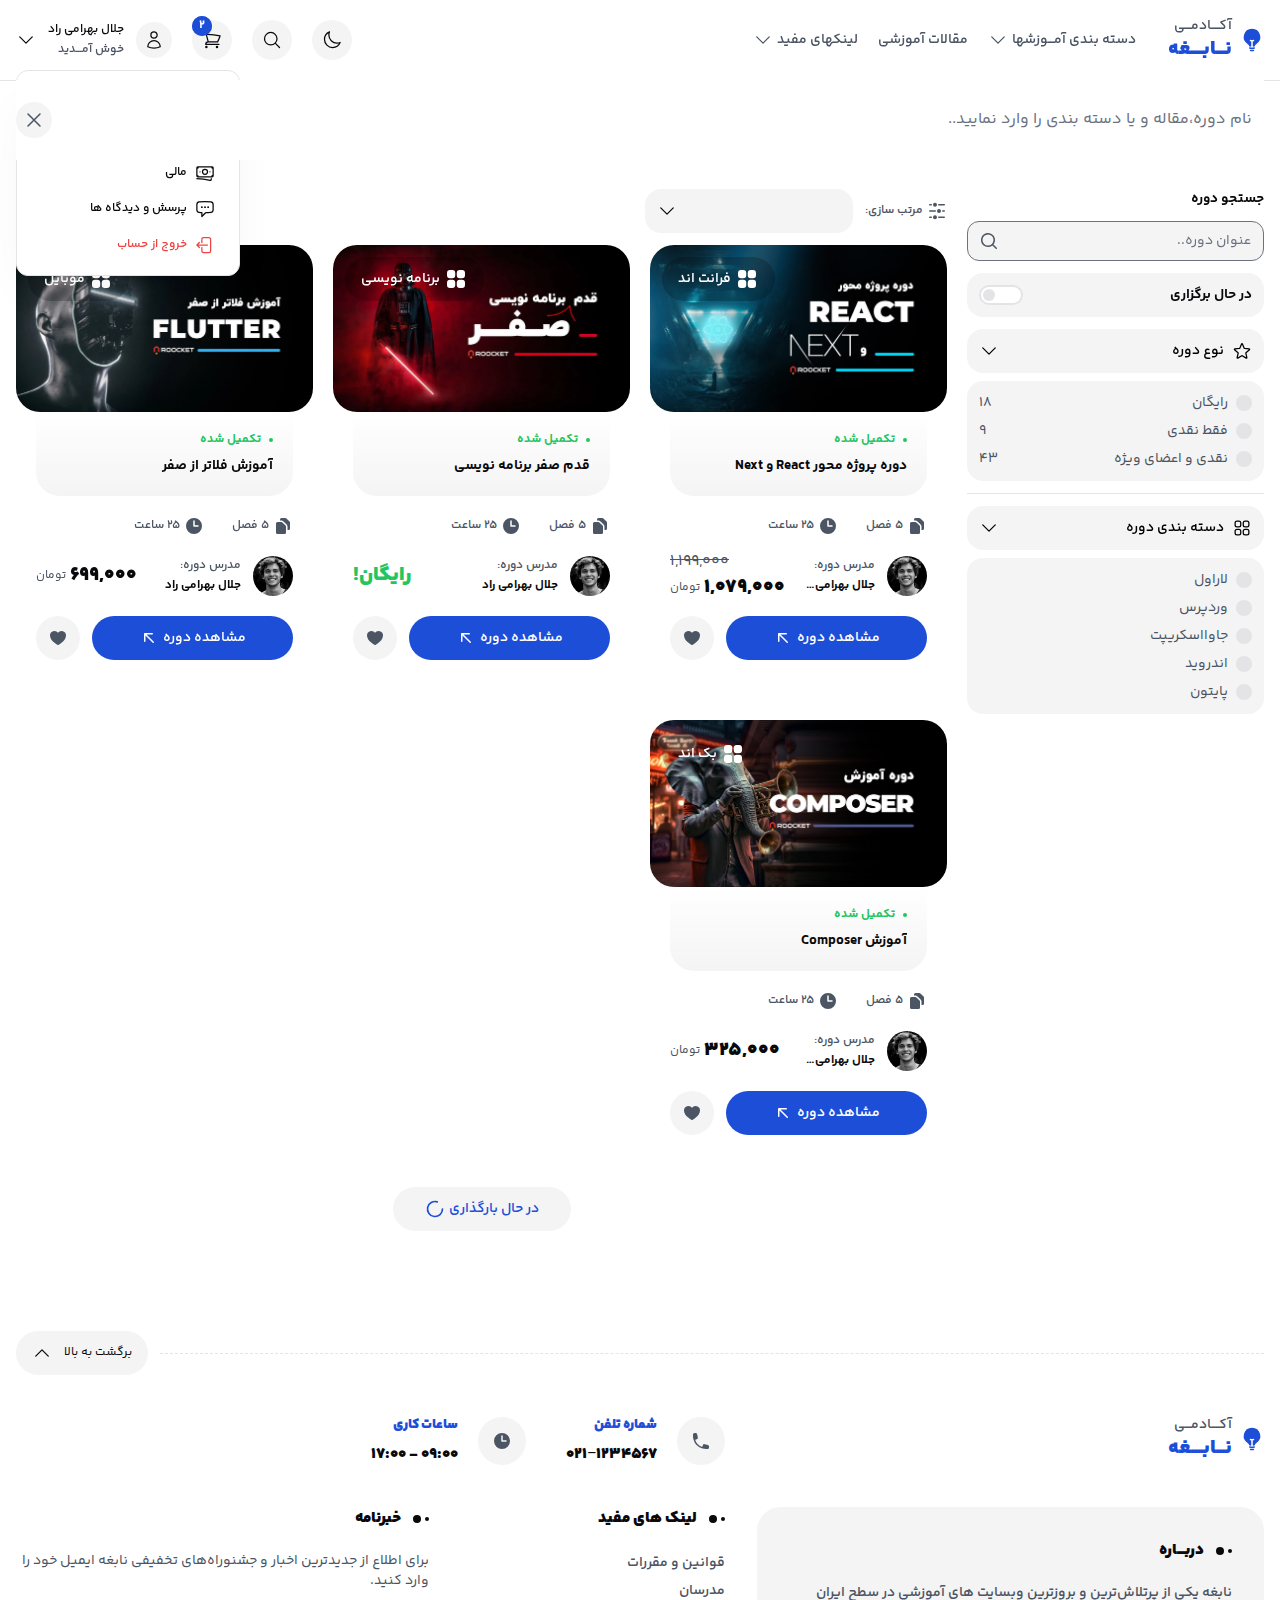
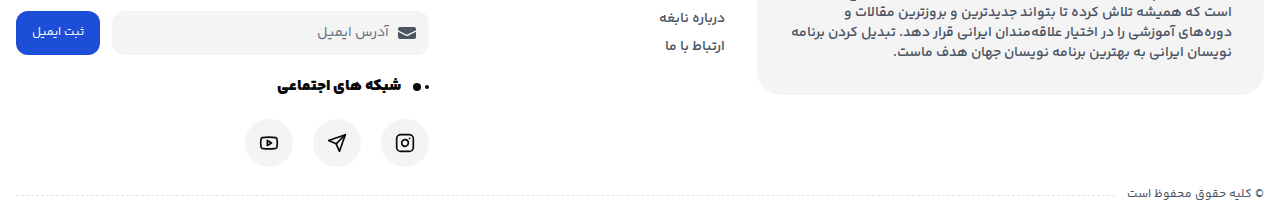
<file: series.html>
<!DOCTYPE html>
<html lang="fa" dir="rtl">

<head>
    <meta charset="UTF-8">
    <meta name="viewport" content="width=device-width, initial-scale=1.0">
    <link rel="icon" type="image/svg+xml" href="./assets/images/favicon.svg" />
    <link rel="stylesheet" href="./assets/css/dependencies/swiper-bundle.min.css" />
    <link rel="stylesheet" href="./assets/css/dependencies/plyr.min.css" />
    <link rel="stylesheet" href="./assets/css/dependencies/fancybox.min.css" />
    <link rel="stylesheet" href="./assets/css/fonts.css" />
    <link rel="stylesheet" href="./assets/css/app.css" />
    <title>قالب آموزشی نابغه - لیست دوره ها</title>
</head>

<body>

    <div class="flex flex-col min-h-screen bg-background">
        <!-- header -->
        <header class="bg-background/80 backdrop-blur-xl border-b border-border sticky top-0 z-30" x-data="{ offcanvasOpen: false, openSearchBox: false }">
            <!-- container -->
            <div class="max-w-7xl relative px-4 mx-auto">
                <div class="flex items-center gap-8 h-20">
                    <div class="flex items-center gap-3">
                        <!-- offcanvas:button -->
                        <button type="button" class="lg:hidden inline-flex items-center justify-center relative w-10 h-10 bg-secondary rounded-full text-foreground" x-on:click="offcanvasOpen = true">
                            <svg xmlns="http://www.w3.org/2000/svg" fill="none" viewBox="0 0 24 24" stroke-width="1.5"
                                stroke="currentColor" class="w-6 h-6">
                                <path stroke-linecap="round" stroke-linejoin="round"
                                    d="M3.75 6.75h16.5M3.75 12h16.5m-16.5 5.25h16.5" />
                            </svg>
                        </button>
                        <!-- end offcanvas:button -->
                        <a href="./home.html" class="inline-flex items-center gap-2 text-primary">
                            <svg xmlns="http://www.w3.org/2000/svg" viewBox="0 0 24 24" fill="currentColor"
                                class="w-6 h-6">
                                <path
                                    d="M12 .75a8.25 8.25 0 0 0-4.135 15.39c.686.398 1.115 1.008 1.134 1.623a.75.75 0 0 0 .577.706c.352.083.71.148 1.074.195.323.041.6-.218.6-.544v-4.661a6.714 6.714 0 0 1-.937-.171.75.75 0 1 1 .374-1.453 5.261 5.261 0 0 0 2.626 0 .75.75 0 1 1 .374 1.452 6.712 6.712 0 0 1-.937.172v4.66c0 .327.277.586.6.545.364-.047.722-.112 1.074-.195a.75.75 0 0 0 .577-.706c.02-.615.448-1.225 1.134-1.623A8.25 8.25 0 0 0 12 .75Z" />
                                <path fill-rule="evenodd"
                                    d="M9.013 19.9a.75.75 0 0 1 .877-.597 11.319 11.319 0 0 0 4.22 0 .75.75 0 1 1 .28 1.473 12.819 12.819 0 0 1-4.78 0 .75.75 0 0 1-.597-.876ZM9.754 22.344a.75.75 0 0 1 .824-.668 13.682 13.682 0 0 0 2.844 0 .75.75 0 1 1 .156 1.492 15.156 15.156 0 0 1-3.156 0 .75.75 0 0 1-.668-.824Z"
                                    clip-rule="evenodd" />
                            </svg>
                            <span class="flex flex-col items-start">
                                <span class="font-semibold text-sm text-muted">آکــــادمـــی</span>
                                <span class="font-black text-xl">نـــابــــغه</span>
                            </span>
                        </a>
                    </div>
                    <div class="lg:flex hidden items-center gap-5">
                        <!-- categories -->
                        <div class="relative group/categories">
                            <a href="#" class="inline-flex items-center gap-1 text-muted transition-colors hover:text-foreground">
                                <span class="font-semibold text-sm">دسته بندی آمـــوزشها</span>
                                <svg xmlns="http://www.w3.org/2000/svg" fill="none" viewBox="0 0 24 24"
                                    stroke-width="1.5" stroke="currentColor" class="w-5 h-5">
                                    <path stroke-linecap="round" stroke-linejoin="round"
                                        d="m19.5 8.25-7.5 7.5-7.5-7.5" />
                                </svg>
                            </a>
                            <div class="absolute right-0 top-full opacity-0 invisible transition-all group-hover/categories:opacity-100 group-hover/categories:visible pt-5 z-10">
                                <ul class="flex flex-col relative w-56 min-h-[300px] bg-background border border-border shadow-2xl shadow-black/5">
                                    <li class="group">
                                        <a href="#" class="flex items-center relative text-foreground transition-colors hover:text-primary p-3">
                                            <span class="font-semibold text-sm">برنامه نویسی وب</span>
                                            <span class="absolute left-3">
                                                <svg xmlns="http://www.w3.org/2000/svg" fill="none" viewBox="0 0 24 24"
                                                    stroke-width="1.5" stroke="currentColor" class="w-5 h-5">
                                                    <path stroke-linecap="round" stroke-linejoin="round"
                                                        d="M15.75 19.5 8.25 12l7.5-7.5" />
                                                </svg>
                                            </span>
                                        </a>
                                        <ul class="absolute -top-px -bottom-px right-full flex flex-wrap flex-col w-96 bg-background border border-border shadow-2xl shadow-black/5 space-y-3 opacity-0 invisible group-hover:opacity-100 group-hover:visible px-3 pt-8 pb-3">
                                            <li class="absolute top-2">
                                                <span class="font-bold text-sm text-muted cursor-default">محبوب ترین
                                                    موضوعات</span>
                                            </li>
                                            <li class="w-1/2">
                                                <a href="#" class="flex items-center gap-2 text-muted before:content-[''] before:inline-block before:w-1 before:h-1 before:bg-border before:rounded-full transition-colors hover:text-primary hover:before:bg-primary">
                                                    <span class="font-semibold text-sm">جاوااسکریپت</span>
                                                </a>
                                            </li>
                                            <li class="w-1/2">
                                                <a href="#" class="flex items-center gap-2 text-muted before:content-[''] before:inline-block before:w-1 before:h-1 before:bg-border before:rounded-full transition-colors hover:text-primary hover:before:bg-primary">
                                                    <span class="font-semibold text-sm">نود جی اس</span>
                                                </a>
                                            </li>
                                            <li class="w-1/2">
                                                <a href="#" class="flex items-center gap-2 text-muted before:content-[''] before:inline-block before:w-1 before:h-1 before:bg-border before:rounded-full transition-colors hover:text-primary hover:before:bg-primary">
                                                    <span class="font-semibold text-sm">ریکت جی اس</span>
                                                </a>
                                            </li>
                                            <li class="w-1/2">
                                                <a href="#" class="flex items-center gap-2 text-muted before:content-[''] before:inline-block before:w-1 before:h-1 before:bg-border before:rounded-full transition-colors hover:text-primary hover:before:bg-primary">
                                                    <span class="font-semibold text-sm">ویو جی اس</span>
                                                </a>
                                            </li>
                                            <li class="w-1/2">
                                                <a href="#" class="flex items-center gap-2 text-muted before:content-[''] before:inline-block before:w-1 before:h-1 before:bg-border before:rounded-full transition-colors hover:text-primary hover:before:bg-primary">
                                                    <span class="font-semibold text-sm">تیلویند</span>
                                                </a>
                                            </li>
                                            <li class="w-1/2">
                                                <a href="#" class="flex items-center gap-2 text-muted before:content-[''] before:inline-block before:w-1 before:h-1 before:bg-border before:rounded-full transition-colors hover:text-primary hover:before:bg-primary">
                                                    <span class="font-semibold text-sm">بوت استرپ</span>
                                                </a>
                                            </li>
                                            <li class="w-1/2">
                                                <a href="#" class="flex items-center gap-2 text-muted before:content-[''] before:inline-block before:w-1 before:h-1 before:bg-border before:rounded-full transition-colors hover:text-primary hover:before:bg-primary">
                                                    <span class="font-semibold text-sm">سی اس اس</span>
                                                </a>
                                            </li>
                                            <li class="w-1/2">
                                                <a href="#" class="flex items-center gap-2 text-muted before:content-[''] before:inline-block before:w-1 before:h-1 before:bg-border before:rounded-full transition-colors hover:text-primary hover:before:bg-primary">
                                                    <span class="font-semibold text-sm">اچ تی ام ال</span>
                                                </a>
                                            </li>
                                            <li class="w-1/2">
                                                <a href="#" class="flex items-center gap-2 text-muted before:content-[''] before:inline-block before:w-1 before:h-1 before:bg-border before:rounded-full transition-colors hover:text-primary hover:before:bg-primary">
                                                    <span class="font-semibold text-sm">پی اچ پی</span>
                                                </a>
                                            </li>
                                            <li class="w-1/2">
                                                <a href="#" class="flex items-center gap-2 text-muted before:content-[''] before:inline-block before:w-1 before:h-1 before:bg-border before:rounded-full transition-colors hover:text-primary hover:before:bg-primary">
                                                    <span class="font-semibold text-sm">لاراول</span>
                                                </a>
                                            </li>
                                            <li class="w-1/2">
                                                <a href="#" class="flex items-center gap-2 text-muted before:content-[''] before:inline-block before:w-1 before:h-1 before:bg-border before:rounded-full transition-colors hover:text-primary hover:before:bg-primary">
                                                    <span class="font-semibold text-sm">لایووایر</span>
                                                </a>
                                            </li>
                                            <li class="w-1/2">
                                                <a href="#" class="flex items-center gap-2 text-muted before:content-[''] before:inline-block before:w-1 before:h-1 before:bg-border before:rounded-full transition-colors hover:text-primary hover:before:bg-primary">
                                                    <span class="font-semibold text-sm">آلپاین جی اس</span>
                                                </a>
                                            </li>
                                            <li class="w-1/2">
                                                <a href="#" class="flex items-center gap-2 text-muted before:content-[''] before:inline-block before:w-1 before:h-1 before:bg-border before:rounded-full transition-colors hover:text-primary hover:before:bg-primary">
                                                    <span class="font-semibold text-sm">دات نت</span>
                                                </a>
                                            </li>
                                        </ul>
                                    </li>
                                    <li class="group">
                                        <a href="#" class="flex items-center relative text-foreground transition-colors hover:text-primary p-3">
                                            <span class="font-semibold text-sm">دیتا ساینس</span>
                                            <span class="absolute left-3">
                                                <svg xmlns="http://www.w3.org/2000/svg" fill="none" viewBox="0 0 24 24"
                                                    stroke-width="1.5" stroke="currentColor" class="w-5 h-5">
                                                    <path stroke-linecap="round" stroke-linejoin="round"
                                                        d="M15.75 19.5 8.25 12l7.5-7.5" />
                                                </svg>
                                            </span>
                                        </a>
                                        <ul class="absolute -top-px -bottom-px right-full flex flex-wrap flex-col w-96 bg-background border border-border shadow-2xl shadow-black/5 space-y-3 opacity-0 invisible group-hover:opacity-100 group-hover:visible px-3 pt-8 pb-3">
                                            <li class="absolute top-2">
                                                <span class="font-bold text-sm text-muted cursor-default">محبوب ترین
                                                    موضوعات</span>
                                            </li>
                                            <li class="w-1/2">
                                                <a href="#" class="flex items-center gap-2 text-muted before:content-[''] before:inline-block before:w-1 before:h-1 before:bg-border before:rounded-full transition-colors hover:text-primary hover:before:bg-primary">
                                                    <span class="font-semibold text-sm">جاوااسکریپت</span>
                                                </a>
                                            </li>
                                            <li class="w-1/2">
                                                <a href="#" class="flex items-center gap-2 text-muted before:content-[''] before:inline-block before:w-1 before:h-1 before:bg-border before:rounded-full transition-colors hover:text-primary hover:before:bg-primary">
                                                    <span class="font-semibold text-sm">نود جی اس</span>
                                                </a>
                                            </li>
                                            <li class="w-1/2">
                                                <a href="#" class="flex items-center gap-2 text-muted before:content-[''] before:inline-block before:w-1 before:h-1 before:bg-border before:rounded-full transition-colors hover:text-primary hover:before:bg-primary">
                                                    <span class="font-semibold text-sm">ریکت جی اس</span>
                                                </a>
                                            </li>
                                            <li class="w-1/2">
                                                <a href="#" class="flex items-center gap-2 text-muted before:content-[''] before:inline-block before:w-1 before:h-1 before:bg-border before:rounded-full transition-colors hover:text-primary hover:before:bg-primary">
                                                    <span class="font-semibold text-sm">ویو جی اس</span>
                                                </a>
                                            </li>
                                            <li class="w-1/2">
                                                <a href="#" class="flex items-center gap-2 text-muted before:content-[''] before:inline-block before:w-1 before:h-1 before:bg-border before:rounded-full transition-colors hover:text-primary hover:before:bg-primary">
                                                    <span class="font-semibold text-sm">پی اچ پی</span>
                                                </a>
                                            </li>
                                            <li class="w-1/2">
                                                <a href="#" class="flex items-center gap-2 text-muted before:content-[''] before:inline-block before:w-1 before:h-1 before:bg-border before:rounded-full transition-colors hover:text-primary hover:before:bg-primary">
                                                    <span class="font-semibold text-sm">لاراول</span>
                                                </a>
                                            </li>
                                            <li class="w-1/2">
                                                <a href="#" class="flex items-center gap-2 text-muted before:content-[''] before:inline-block before:w-1 before:h-1 before:bg-border before:rounded-full transition-colors hover:text-primary hover:before:bg-primary">
                                                    <span class="font-semibold text-sm">لایووایر</span>
                                                </a>
                                            </li>
                                            <li class="w-1/2">
                                                <a href="#" class="flex items-center gap-2 text-muted before:content-[''] before:inline-block before:w-1 before:h-1 before:bg-border before:rounded-full transition-colors hover:text-primary hover:before:bg-primary">
                                                    <span class="font-semibold text-sm">آلپاین جی اس</span>
                                                </a>
                                            </li>
                                            <li class="w-1/2">
                                                <a href="#" class="flex items-center gap-2 text-muted before:content-[''] before:inline-block before:w-1 before:h-1 before:bg-border before:rounded-full transition-colors hover:text-primary hover:before:bg-primary">
                                                    <span class="font-semibold text-sm">دات نت</span>
                                                </a>
                                            </li>
                                        </ul>
                                    </li>
                                    <li>
                                        <a href="#" class="flex items-center relative text-foreground transition-colors hover:text-primary p-3">
                                            <span class="font-semibold text-sm">زبانهای برنامه نویسی</span>
                                            <span class="absolute left-3">
                                                <svg xmlns="http://www.w3.org/2000/svg" fill="none" viewBox="0 0 24 24"
                                                    stroke-width="1.5" stroke="currentColor" class="w-5 h-5">
                                                    <path stroke-linecap="round" stroke-linejoin="round"
                                                        d="M15.75 19.5 8.25 12l7.5-7.5" />
                                                </svg>
                                            </span>
                                        </a>
                                    </li>
                                    <li>
                                        <a href="#" class="flex items-center relative text-foreground transition-colors hover:text-primary p-3">
                                            <span class="font-semibold text-sm">توسعه بازی</span>
                                            <span class="absolute left-3">
                                                <svg xmlns="http://www.w3.org/2000/svg" fill="none" viewBox="0 0 24 24"
                                                    stroke-width="1.5" stroke="currentColor" class="w-5 h-5">
                                                    <path stroke-linecap="round" stroke-linejoin="round"
                                                        d="M15.75 19.5 8.25 12l7.5-7.5" />
                                                </svg>
                                            </span>
                                        </a>
                                    </li>
                                    <li>
                                        <a href="#" class="flex items-center relative text-foreground transition-colors hover:text-primary p-3">
                                            <span class="font-semibold text-sm">برنامه نویسی موبایل</span>
                                            <span class="absolute left-3">
                                                <svg xmlns="http://www.w3.org/2000/svg" fill="none" viewBox="0 0 24 24"
                                                    stroke-width="1.5" stroke="currentColor" class="w-5 h-5">
                                                    <path stroke-linecap="round" stroke-linejoin="round"
                                                        d="M15.75 19.5 8.25 12l7.5-7.5" />
                                                </svg>
                                            </span>
                                        </a>
                                    </li>
                                    <li>
                                        <a href="#" class="flex items-center relative text-foreground transition-colors hover:text-primary p-3">
                                            <span class="font-semibold text-sm">طراحی دیتابیس</span>
                                            <span class="absolute left-3">
                                                <svg xmlns="http://www.w3.org/2000/svg" fill="none" viewBox="0 0 24 24"
                                                    stroke-width="1.5" stroke="currentColor" class="w-5 h-5">
                                                    <path stroke-linecap="round" stroke-linejoin="round"
                                                        d="M15.75 19.5 8.25 12l7.5-7.5" />
                                                </svg>
                                            </span>
                                        </a>
                                    </li>
                                    <li>
                                        <a href="#" class="flex items-center relative text-foreground transition-colors hover:text-primary p-3">
                                            <span class="font-semibold text-sm">تست نویسی</span>
                                            <span class="absolute left-3">
                                                <svg xmlns="http://www.w3.org/2000/svg" fill="none" viewBox="0 0 24 24"
                                                    stroke-width="1.5" stroke="currentColor" class="w-5 h-5">
                                                    <path stroke-linecap="round" stroke-linejoin="round"
                                                        d="M15.75 19.5 8.25 12l7.5-7.5" />
                                                </svg>
                                            </span>
                                        </a>
                                    </li>
                                </ul>
                            </div>
                        </div>
                        <!-- end categories -->

                        <!-- menu -->
                        <ul class="flex items-center gap-5">
                            <li>
                                <a href="./blog.html" class="inline-flex text-muted transition-colors hover:text-foreground">
                                    <span class="font-semibold text-sm">مقالات آموزشی</span>
                                </a>
                            </li>
                            <li class="relative group/submenu">
                                <a href="#" class="inline-flex items-center gap-1 text-muted transition-colors hover:text-foreground">
                                    <span class="font-semibold text-sm">لینکهای مفید</span>
                                    <svg xmlns="http://www.w3.org/2000/svg" fill="none" viewBox="0 0 24 24"
                                        stroke-width="1.5" stroke="currentColor"
                                        class="w-5 h-5 transition-transform group-hover/submenu:rotate-180">
                                        <path stroke-linecap="round" stroke-linejoin="round"
                                            d="m19.5 8.25-7.5 7.5-7.5-7.5" />
                                    </svg>
                                </a>
                                <ul class="absolute top-full right-0 w-56 bg-background border border-border rounded-xl shadow-2xl shadow-black/5 opacity-0 invisible transition-all group-hover/submenu:opacity-100 group-hover/submenu:visible p-3 mt-2">
                                    <li>
                                        <a href="./profile.html" class="flex items-center gap-2 w-full text-foreground transition-colors hover:text-primary px-3 py-2">
                                            <span class="font-semibold text-xs">مشاهده پروفایل</span>
                                        </a>
                                    </li>
                                    <li>
                                        <a href="./profile-courses.html" class="flex items-center gap-2 w-full text-foreground transition-colors hover:text-primary px-3 py-2">
                                            <span class="font-semibold text-xs">دوره ها</span>
                                        </a>
                                    </li>
                                    <li>
                                        <a href="./profile-financial.html" class="flex items-center gap-2 w-full text-foreground transition-colors hover:text-primary px-3 py-2">
                                            <span class="font-semibold text-xs">مالی</span>
                                        </a>
                                    </li>
                                    <li>
                                        <a href="./profile-comments.html" class="flex items-center gap-2 w-full text-foreground transition-colors hover:text-primary px-3 py-2">
                                            <span class="font-semibold text-xs">پرسش و دیدگاه ها</span>
                                        </a>
                                    </li>
                                    <li>
                                        <button type="button" class="flex items-center gap-2 w-full text-red-500 transition-colors hover:text-red-700 px-3 py-2">
                                            <span class="font-semibold text-xs">خروج از حساب</span>
                                        </button>
                                    </li>
                                </ul>
                            </li>
                        </ul>
                        <!-- end menu -->
                    </div>

                    <div class="flex items-center md:gap-5 gap-3 mr-auto">
                        <!-- darkMode:button -->
                        <button type="button" class="hidden lg:inline-flex items-center justify-center w-10 h-10 bg-secondary rounded-full text-foreground" id="dark-mode-button">
                            <span class="light-icon">
                                <svg xmlns="http://www.w3.org/2000/svg" fill="none" viewBox="0 0 24 24"
                                    stroke-width="1.5" stroke="currentColor" class="w-5 h-5">
                                    <path stroke-linecap="round" stroke-linejoin="round"
                                        d="M21.752 15.002A9.72 9.72 0 0 1 18 15.75c-5.385 0-9.75-4.365-9.75-9.75 0-1.33.266-2.597.748-3.752A9.753 9.753 0 0 0 3 11.25C3 16.635 7.365 21 12.75 21a9.753 9.753 0 0 0 9.002-5.998Z" />
                                </svg>
                            </span>
                            <span class="dark-icon">
                                <svg xmlns="http://www.w3.org/2000/svg" fill="none" viewBox="0 0 24 24"
                                    stroke-width="1.5" stroke="currentColor" class="w-5 h-5">
                                    <path stroke-linecap="round" stroke-linejoin="round"
                                        d="M12 3v2.25m6.364.386-1.591 1.591M21 12h-2.25m-.386 6.364-1.591-1.591M12 18.75V21m-4.773-4.227-1.591 1.591M5.25 12H3m4.227-4.773L5.636 5.636M15.75 12a3.75 3.75 0 1 1-7.5 0 3.75 3.75 0 0 1 7.5 0Z" />
                                </svg>
                            </span>
                        </button>
                        <!-- end darkMode:button -->

                        <!-- openSearchBox:button -->
                        <button type="button" class="hidden lg:inline-flex items-center justify-center w-10 h-10 bg-secondary rounded-full text-foreground" x-on:click="openSearchBox = true">
                            <svg xmlns="http://www.w3.org/2000/svg" fill="none" viewBox="0 0 24 24" stroke-width="1.5"
                                stroke="currentColor" class="w-5 h-5">
                                <path stroke-linecap="round" stroke-linejoin="round"
                                    d="m21 21-5.197-5.197m0 0A7.5 7.5 0 1 0 5.196 5.196a7.5 7.5 0 0 0 10.607 10.607Z" />
                            </svg>
                        </button>
                        <!-- end openSearchBox:button -->

                        <a href="./cart.html" class="inline-flex items-center justify-center relative w-10 h-10 bg-secondary rounded-full text-foreground">
                            <svg xmlns="http://www.w3.org/2000/svg" fill="none" viewBox="0 0 24 24" stroke-width="1.5"
                                stroke="currentColor" class="w-5 h-5">
                                <path stroke-linecap="round" stroke-linejoin="round"
                                    d="M2.25 3h1.386c.51 0 .955.343 1.087.835l.383 1.437M7.5 14.25a3 3 0 0 0-3 3h15.75m-12.75-3h11.218c1.121-2.3 2.1-4.684 2.924-7.138a60.114 60.114 0 0 0-16.536-1.84M7.5 14.25 5.106 5.272M6 20.25a.75.75 0 1 1-1.5 0 .75.75 0 0 1 1.5 0Zm12.75 0a.75.75 0 1 1-1.5 0 .75.75 0 0 1 1.5 0Z" />
                            </svg>
                            <span class="absolute -top-1 left-0 flex h-5 w-5">
                                <span
                                    class="animate-ping absolute inline-flex h-full w-full rounded-full bg-primary opacity-75"></span>
                                <span
                                    class="relative inline-flex items-center justify-center rounded-full h-5 w-5 bg-primary text-primary-foreground font-bold text-xs">2</span>
                            </span>
                        </a>

                        <!-- user:dropdown -->
                        <div class="relative" x-data="{ isOpen: false }">
                            <button class="flex items-center sm:gap-3 gap-1" x-on:click="isOpen = !isOpen">
                                <span
                                    class="inline-flex items-center justify-center w-9 h-9 bg-secondary rounded-full text-foreground">
                                    <svg xmlns="http://www.w3.org/2000/svg" fill="none" viewBox="0 0 24 24"
                                        stroke-width="1.5" stroke="currentColor" class="w-5 h-5">
                                        <path stroke-linecap="round" stroke-linejoin="round"
                                            d="M15.75 6a3.75 3.75 0 1 1-7.5 0 3.75 3.75 0 0 1 7.5 0ZM4.501 20.118a7.5 7.5 0 0 1 14.998 0A17.933 17.933 0 0 1 12 21.75c-2.676 0-5.216-.584-7.499-1.632Z" />
                                    </svg>
                                </span>
                                <span class="xs:flex flex-col items-start hidden text-xs space-y-1">
                                    <span class="font-semibold text-foreground">جلال بهرامی راد</span>
                                    <span class="font-semibold text-muted">خوش آمـــدید</span>
                                </span>
                                <span class="text-foreground transition-transform"
                                    x-bind:class="isOpen ? 'rotate-180' : ''">
                                    <svg xmlns="http://www.w3.org/2000/svg" fill="none" viewBox="0 0 24 24"
                                        stroke-width="1.5" stroke="currentColor" class="w-5 h-5">
                                        <path stroke-linecap="round" stroke-linejoin="round"
                                            d="m19.5 8.25-7.5 7.5-7.5-7.5" />
                                    </svg>
                                </span>
                            </button>
                            <div class="absolute top-full left-0 pt-3" x-show="isOpen" x-on:click.outside="isOpen = false">
                                <div class="w-56 bg-background border border-border rounded-xl shadow-2xl shadow-black/5 p-3">
                                    <a href="./profile.html" class="flex items-center gap-2 w-full text-foreground transition-colors hover:text-primary px-3 py-2">
                                        <svg xmlns="http://www.w3.org/2000/svg" fill="none" viewBox="0 0 24 24"
                                            stroke-width="1.5" stroke="currentColor" class="w-5 h-5">
                                            <path stroke-linecap="round" stroke-linejoin="round"
                                                d="M9.813 15.904 9 18.75l-.813-2.846a4.5 4.5 0 0 0-3.09-3.09L2.25 12l2.846-.813a4.5 4.5 0 0 0 3.09-3.09L9 5.25l.813 2.846a4.5 4.5 0 0 0 3.09 3.09L15.75 12l-2.846.813a4.5 4.5 0 0 0-3.09 3.09ZM18.259 8.715 18 9.75l-.259-1.035a3.375 3.375 0 0 0-2.455-2.456L14.25 6l1.036-.259a3.375 3.375 0 0 0 2.455-2.456L18 2.25l.259 1.035a3.375 3.375 0 0 0 2.456 2.456L21.75 6l-1.035.259a3.375 3.375 0 0 0-2.456 2.456ZM16.894 20.567 16.5 21.75l-.394-1.183a2.25 2.25 0 0 0-1.423-1.423L13.5 18.75l1.183-.394a2.25 2.25 0 0 0 1.423-1.423l.394-1.183.394 1.183a2.25 2.25 0 0 0 1.423 1.423l1.183.394-1.183.394a2.25 2.25 0 0 0-1.423 1.423Z" />
                                        </svg>
                                        <span class="font-semibold text-xs">مشاهده پروفایل</span>
                                    </a>
                                    <a href="./profile-courses.html" class="flex items-center gap-2 w-full text-foreground transition-colors hover:text-primary px-3 py-2">
                                        <svg xmlns="http://www.w3.org/2000/svg" fill="none" viewBox="0 0 24 24"
                                            stroke-width="1.5" stroke="currentColor" class="w-5 h-5">
                                            <path stroke-linecap="round" stroke-linejoin="round"
                                                d="M4.26 10.147a60.438 60.438 0 0 0-.491 6.347A48.62 48.62 0 0 1 12 20.904a48.62 48.62 0 0 1 8.232-4.41 60.46 60.46 0 0 0-.491-6.347m-15.482 0a50.636 50.636 0 0 0-2.658-.813A59.906 59.906 0 0 1 12 3.493a59.903 59.903 0 0 1 10.399 5.84c-.896.248-1.783.52-2.658.814m-15.482 0A50.717 50.717 0 0 1 12 13.489a50.702 50.702 0 0 1 7.74-3.342M6.75 15a.75.75 0 1 0 0-1.5.75.75 0 0 0 0 1.5Zm0 0v-3.675A55.378 55.378 0 0 1 12 8.443m-7.007 11.55A5.981 5.981 0 0 0 6.75 15.75v-1.5" />
                                        </svg>
                                        <span class="font-semibold text-xs">دوره ها</span>
                                    </a>
                                    <a href="./profile-financial.html" class="flex items-center gap-2 w-full text-foreground transition-colors hover:text-primary px-3 py-2">
                                        <svg xmlns="http://www.w3.org/2000/svg" fill="none" viewBox="0 0 24 24"
                                            stroke-width="1.5" stroke="currentColor" class="w-5 h-5">
                                            <path stroke-linecap="round" stroke-linejoin="round"
                                                d="M2.25 18.75a60.07 60.07 0 0 1 15.797 2.101c.727.198 1.453-.342 1.453-1.096V18.75M3.75 4.5v.75A.75.75 0 0 1 3 6h-.75m0 0v-.375c0-.621.504-1.125 1.125-1.125H20.25M2.25 6v9m18-10.5v.75c0 .414.336.75.75.75h.75m-1.5-1.5h.375c.621 0 1.125.504 1.125 1.125v9.75c0 .621-.504 1.125-1.125 1.125h-.375m1.5-1.5H21a.75.75 0 0 0-.75.75v.75m0 0H3.75m0 0h-.375a1.125 1.125 0 0 1-1.125-1.125V15m1.5 1.5v-.75A.75.75 0 0 0 3 15h-.75M15 10.5a3 3 0 1 1-6 0 3 3 0 0 1 6 0Zm3 0h.008v.008H18V10.5Zm-12 0h.008v.008H6V10.5Z" />
                                        </svg>
                                        <span class="font-semibold text-xs">مالی</span>
                                    </a>
                                    <a href="./profile-comments.html" class="flex items-center gap-2 w-full text-foreground transition-colors hover:text-primary px-3 py-2">
                                        <svg xmlns="http://www.w3.org/2000/svg" fill="none" viewBox="0 0 24 24"
                                            stroke-width="1.5" stroke="currentColor" class="w-5 h-5">
                                            <path stroke-linecap="round" stroke-linejoin="round"
                                                d="M8.625 9.75a.375.375 0 1 1-.75 0 .375.375 0 0 1 .75 0Zm0 0H8.25m4.125 0a.375.375 0 1 1-.75 0 .375.375 0 0 1 .75 0Zm0 0H12m4.125 0a.375.375 0 1 1-.75 0 .375.375 0 0 1 .75 0Zm0 0h-.375m-13.5 3.01c0 1.6 1.123 2.994 2.707 3.227 1.087.16 2.185.283 3.293.369V21l4.184-4.183a1.14 1.14 0 0 1 .778-.332 48.294 48.294 0 0 0 5.83-.498c1.585-.233 2.708-1.626 2.708-3.228V6.741c0-1.602-1.123-2.995-2.707-3.228A48.394 48.394 0 0 0 12 3c-2.392 0-4.744.175-7.043.513C3.373 3.746 2.25 5.14 2.25 6.741v6.018Z" />
                                        </svg>
                                        <span class="font-semibold text-xs">پرسش و دیدگاه ها</span>
                                    </a>
                                    <button type="button" class="flex items-center gap-2 w-full text-red-500 transition-colors hover:text-red-700 px-3 py-2">
                                        <svg xmlns="http://www.w3.org/2000/svg" fill="none" viewBox="0 0 24 24"
                                            stroke-width="1.5" stroke="currentColor" class="w-5 h-5">
                                            <path stroke-linecap="round" stroke-linejoin="round"
                                                d="M8.25 9V5.25A2.25 2.25 0 0 1 10.5 3h6a2.25 2.25 0 0 1 2.25 2.25v13.5A2.25 2.25 0 0 1 16.5 21h-6a2.25 2.25 0 0 1-2.25-2.25V15m-3 0-3-3m0 0 3-3m-3 3H15" />
                                        </svg>
                                        <span class="font-semibold text-xs">خروج از حساب</span>
                                    </button>
                                </div>
                            </div>
                        </div>
                        <!-- end user:dropdown -->

                        <!-- login-register:button -->
                        <!-- <a href="./login-register.html"
                    class="inline-flex items-center justify-center gap-1 h-10 bg-primary rounded-full text-primary-foreground transition-all hover:opacity-80 px-4">
                    <svg xmlns="http://www.w3.org/2000/svg" viewBox="0 0 24 24" fill="currentColor" class="w-6 h-6">
                        <path fill-rule="evenodd"
                            d="M7.5 3.75A1.5 1.5 0 0 0 6 5.25v13.5a1.5 1.5 0 0 0 1.5 1.5h6a1.5 1.5 0 0 0 1.5-1.5V15a.75.75 0 0 1 1.5 0v3.75a3 3 0 0 1-3 3h-6a3 3 0 0 1-3-3V5.25a3 3 0 0 1 3-3h6a3 3 0 0 1 3 3V9A.75.75 0 0 1 15 9V5.25a1.5 1.5 0 0 0-1.5-1.5h-6Zm5.03 4.72a.75.75 0 0 1 0 1.06l-1.72 1.72h10.94a.75.75 0 0 1 0 1.5H10.81l1.72 1.72a.75.75 0 1 1-1.06 1.06l-3-3a.75.75 0 0 1 0-1.06l3-3a.75.75 0 0 1 1.06 0Z"
                            clip-rule="evenodd" />
                    </svg>
                    <span class="font-semibold text-sm">حساب کاربری</span>
                </a> -->
                        <!-- end login-register:button -->

                    </div>
                </div>

                <!-- searchBox -->
                <div class="absolute inset-x-4 hidden lg:flex flex-col h-full bg-background transition-all" x-bind:class="openSearchBox ? 'top-0' : '-top-full'">
                    <form action="#" class="h-full">
                        <div class="flex items-center h-full relative">
                            <input type="text" class="form-input w-full !ring-0 !ring-offset-0 bg-background border-0 focus:border-0 text-foreground" placeholder="نام دوره،مقاله و یا دسته بندی را وارد نمایید.." />
                            <button type="button" class="absolute left-0 inline-flex items-center justify-center w-9 h-9 bg-secondary rounded-full text-muted transition-colors hover:text-red-500" x-on:click="openSearchBox = false">
                                <svg xmlns="http://www.w3.org/2000/svg" fill="none" viewBox="0 0 24 24"
                                    stroke-width="1.5" stroke="currentColor" class="w-6 h-6">
                                    <path stroke-linecap="round" stroke-linejoin="round" d="M6 18 18 6M6 6l12 12" />
                                </svg>
                            </button>
                        </div>
                    </form>
                </div>
                <!-- end searchBox -->
            </div>
            <!-- end container -->

            <!-- offcanvas -->
            <div x-cloak>
                <!-- offcanvas:box -->
                <div class="fixed inset-y-0 right-0 xs:w-80 w-72 h-screen bg-background rounded-l-2xl overflow-y-auto transition-transform z-50" x-bind:class="offcanvasOpen ? '!translate-x-0' : 'translate-x-full'">
                    <!-- offcanvas:header -->
                    <div class="flex items-center justify-between gap-x-4 sticky top-0 bg-background p-4 z-10">
                        <a href="./home.html" class="inline-flex items-center gap-2 text-primary">
                            <svg xmlns="http://www.w3.org/2000/svg" viewBox="0 0 24 24" fill="currentColor"
                                class="w-6 h-6">
                                <path
                                    d="M12 .75a8.25 8.25 0 0 0-4.135 15.39c.686.398 1.115 1.008 1.134 1.623a.75.75 0 0 0 .577.706c.352.083.71.148 1.074.195.323.041.6-.218.6-.544v-4.661a6.714 6.714 0 0 1-.937-.171.75.75 0 1 1 .374-1.453 5.261 5.261 0 0 0 2.626 0 .75.75 0 1 1 .374 1.452 6.712 6.712 0 0 1-.937.172v4.66c0 .327.277.586.6.545.364-.047.722-.112 1.074-.195a.75.75 0 0 0 .577-.706c.02-.615.448-1.225 1.134-1.623A8.25 8.25 0 0 0 12 .75Z" />
                                <path fill-rule="evenodd"
                                    d="M9.013 19.9a.75.75 0 0 1 .877-.597 11.319 11.319 0 0 0 4.22 0 .75.75 0 1 1 .28 1.473 12.819 12.819 0 0 1-4.78 0 .75.75 0 0 1-.597-.876ZM9.754 22.344a.75.75 0 0 1 .824-.668 13.682 13.682 0 0 0 2.844 0 .75.75 0 1 1 .156 1.492 15.156 15.156 0 0 1-3.156 0 .75.75 0 0 1-.668-.824Z"
                                    clip-rule="evenodd" />
                            </svg>
                            <span class="flex flex-col items-start">
                                <span class="font-semibold text-sm text-muted">آکــــادمـــی</span>
                                <span class="font-black text-xl">نـــابــــغه</span>
                            </span>
                        </a>

                        <!-- offcanvas:close-button -->
                        <button x-on:click="offcanvasOpen = false" class="text-foreground focus:outline-none hover:text-red-500">
                            <svg xmlns="http://www.w3.org/2000/svg" fill="none" viewBox="0 0 24 24" stroke-width="1.5"
                                stroke="currentColor" class="w-6 h-6">
                                <path stroke-linecap="round" stroke-linejoin="round" d="M6 18L18 6M6 6l12 12"></path>
                            </svg>
                        </button>
                        <!-- end offcanvas:close-button -->
                    </div>
                    <!-- end offcanvas header -->

                    <!-- offcanvas:content -->
                    <div class="space-y-5 p-4">
                        <form action="#">
                            <div class="flex items-center relative">
                                <input type="text" class="form-input w-full h-10 !ring-0 !ring-offset-0 bg-secondary border border-border focus:border-border rounded-xl text-sm text-foreground pr-10" placeholder="دنبال چی میگردی؟" />
                                <span class="absolute right-3 text-muted">
                                    <svg xmlns="http://www.w3.org/2000/svg" viewBox="0 0 20 20" fill="currentColor"
                                        class="w-5 h-5">
                                        <path fill-rule="evenodd"
                                            d="M9 3.5a5.5 5.5 0 1 0 0 11 5.5 5.5 0 0 0 0-11ZM2 9a7 7 0 1 1 12.452 4.391l3.328 3.329a.75.75 0 1 1-1.06 1.06l-3.329-3.328A7 7 0 0 1 2 9Z"
                                            clip-rule="evenodd"></path>
                                    </svg>
                                </span>
                            </div>
                        </form>
                        <div class="h-px bg-border"></div>
                        <label class="relative w-full flex items-center justify-between cursor-pointer">
                            <span class="font-bold text-sm text-foreground">تم تاریک</span>
                            <input type="checkbox" class="sr-only peer" id="dark-mode-checkbox" />
                            <div
                                class="w-11 h-5 relative bg-background border-2 border-border peer-focus:outline-none rounded-full peer peer-checked:after:left-[26px] peer-checked:after:bg-background after:content-[''] after:absolute after:left-0.5 after:top-0.5 after:bg-border after:rounded-full after:h-3 after:w-3 after:transition-all peer-checked:bg-primary peer-checked:border-primary">
                            </div>
                        </label>
                        <div class="h-px bg-border"></div>
                        <ul class="flex flex-col space-y-1">
                            <li x-data="{ open: false }">
                                <button type="button" class="w-full flex items-center gap-x-2 relative transition-all hover:text-foreground py-2" x-bind:class="open ? 'text-foreground' : 'text-muted'" x-on:click="open = !open">
                                    <svg xmlns="http://www.w3.org/2000/svg" viewBox="0 0 24 24" fill="currentColor"
                                        class="w-5 h-5">
                                        <path fill-rule="evenodd"
                                            d="M3 9a.75.75 0 0 1 .75-.75h16.5a.75.75 0 0 1 0 1.5H3.75A.75.75 0 0 1 3 9Zm0 6.75a.75.75 0 0 1 .75-.75h16.5a.75.75 0 0 1 0 1.5H3.75a.75.75 0 0 1-.75-.75Z"
                                            clip-rule="evenodd"></path>
                                    </svg>
                                    <span class="font-semibold text-xs">دسته بندی آموزشها</span>
                                    <span class="absolute left-3" x-bind:class="open ? 'rotate-180' : ''">
                                        <svg xmlns="http://www.w3.org/2000/svg" fill="none" viewBox="0 0 24 24"
                                            stroke-width="1.5" stroke="currentColor" class="w-5 h-5">
                                            <path stroke-linecap="round" stroke-linejoin="round"
                                                d="M19.5 8.25l-7.5 7.5-7.5-7.5"></path>
                                        </svg>
                                    </span>
                                </button>
                                <ul class="flex flex-col relative before:content-[''] before:absolute before:inset-y-3 before:right-3 before:w-px before:bg-zinc-200 dark:before:bg-zinc-900 py-3 pr-5" x-show="open">
                                    <li x-data="{ openChild: false }">
                                        <button type="button" class="w-full flex items-center gap-x-2 bg-transparent rounded-xl text-zinc-400 transition-all group/nav-item hover:text-black dark:hover:text-white py-2 px-3" x-on:click="openChild = !openChild">
                                            <svg xmlns="http://www.w3.org/2000/svg" fill="none" viewBox="0 0 24 24"
                                                stroke-width="1.5" stroke="currentColor" class="w-4 h-4"
                                                x-bind:class="openChild ? '-rotate-45' : ''">
                                                <path stroke-linecap="round" stroke-linejoin="round"
                                                    d="M15.75 19.5 8.25 12l7.5-7.5"></path>
                                            </svg>
                                            <span class="font-medium text-xs">برنامه نویسی وب</span>
                                        </button>
                                        <ul class="flex flex-col relative before:content-[''] before:absolute before:inset-y-3 before:right-3 before:w-px before:bg-zinc-200 dark:before:bg-zinc-900 py-3 pr-5" x-show="openChild">
                                            <li>
                                                <a href="./series.html" class="w-full flex items-center gap-x-2 bg-transparent rounded-xl text-zinc-400 transition-all group/nav-item hover:text-black dark:hover:text-white py-2 px-3">
                                                    <span
                                                        class="inline-flex w-2 h-px bg-zinc-200 dark:bg-zinc-800 transition-all group-hover/nav-item:w-4 group-hover/nav-item:bg-black dark:group-hover/nav-item:bg-white"></span>
                                                    <span class="font-medium text-xs">جاوااسکریپت</span>
                                                </a>
                                            </li>
                                            <li>
                                                <a href="./series.html" class="w-full flex items-center gap-x-2 bg-transparent rounded-xl text-zinc-400 transition-all group/nav-item hover:text-black dark:hover:text-white py-2 px-3">
                                                    <span
                                                        class="inline-flex w-2 h-px bg-zinc-200 dark:bg-zinc-800 transition-all group-hover/nav-item:w-4 group-hover/nav-item:bg-black dark:group-hover/nav-item:bg-white"></span>
                                                    <span class="font-medium text-xs">نود جی اس</span>
                                                </a>
                                            </li>
                                            <li>
                                                <a href="./series.html" class="w-full flex items-center gap-x-2 bg-transparent rounded-xl text-zinc-400 transition-all group/nav-item hover:text-black dark:hover:text-white py-2 px-3">
                                                    <span
                                                        class="inline-flex w-2 h-px bg-zinc-200 dark:bg-zinc-800 transition-all group-hover/nav-item:w-4 group-hover/nav-item:bg-black dark:group-hover/nav-item:bg-white"></span>
                                                    <span class="font-medium text-xs">ریکت جی اس</span>
                                                </a>
                                            </li>
                                            <li>
                                                <a href="./series.html" class="w-full flex items-center gap-x-2 bg-transparent rounded-xl text-zinc-400 transition-all group/nav-item hover:text-black dark:hover:text-white py-2 px-3">
                                                    <span
                                                        class="inline-flex w-2 h-px bg-zinc-200 dark:bg-zinc-800 transition-all group-hover/nav-item:w-4 group-hover/nav-item:bg-black dark:group-hover/nav-item:bg-white"></span>
                                                    <span class="font-medium text-xs">...</span>
                                                </a>
                                            </li>
                                        </ul>
                                    </li>
                                    <li>
                                        <a href="./series.html" class="w-full flex items-center gap-x-2 bg-transparent rounded-xl text-zinc-400 transition-all group/nav-item hover:text-black dark:hover:text-white py-2 px-3">
                                            <span
                                                class="inline-flex w-2 h-px bg-zinc-200 dark:bg-zinc-800 transition-all group-hover/nav-item:w-4 group-hover/nav-item:bg-black dark:group-hover/nav-item:bg-white"></span>
                                            <span class="font-medium text-xs">دیتا ساینس</span>
                                        </a>
                                    </li>
                                    <li>
                                        <a href="./series.html" class="w-full flex items-center gap-x-2 bg-transparent rounded-xl text-zinc-400 transition-all group/nav-item hover:text-black dark:hover:text-white py-2 px-3">
                                            <span
                                                class="inline-flex w-2 h-px bg-zinc-200 dark:bg-zinc-800 transition-all group-hover/nav-item:w-4 group-hover/nav-item:bg-black dark:group-hover/nav-item:bg-white"></span>
                                            <span class="font-medium text-xs">زبانهای برنامه نویسی</span>
                                        </a>
                                    </li>
                                    <li>
                                        <a href="./series.html" class="w-full flex items-center gap-x-2 bg-transparent rounded-xl text-zinc-400 transition-all group/nav-item hover:text-black dark:hover:text-white py-2 px-3">
                                            <span
                                                class="inline-flex w-2 h-px bg-zinc-200 dark:bg-zinc-800 transition-all group-hover/nav-item:w-4 group-hover/nav-item:bg-black dark:group-hover/nav-item:bg-white"></span>
                                            <span class="font-medium text-xs">...</span>
                                        </a>
                                    </li>
                                </ul>
                            </li>
                            <li>
                                <a href="#" class="w-full flex items-center gap-x-2 relative text-muted transition-all hover:text-foreground py-2">
                                    <svg xmlns="http://www.w3.org/2000/svg" fill="none" viewBox="0 0 24 24"
                                        stroke-width="1.5" stroke="currentColor" class="w-5 h-5">
                                        <path stroke-linecap="round" stroke-linejoin="round"
                                            d="M9.879 7.519c1.171-1.025 3.071-1.025 4.242 0 1.172 1.025 1.172 2.687 0 3.712-.203.179-.43.326-.67.442-.745.361-1.45.999-1.45 1.827v.75M21 12a9 9 0 1 1-18 0 9 9 0 0 1 18 0Zm-9 5.25h.008v.008H12v-.008Z">
                                        </path>
                                    </svg>
                                    <span class="font-semibold text-xs">پرسش و پاسخ</span>
                                </a>
                            </li>
                            <li>
                                <a href="#" class="w-full flex items-center gap-x-2 relative text-muted transition-all hover:text-foreground py-2">
                                    <svg xmlns="http://www.w3.org/2000/svg" fill="none" viewBox="0 0 24 24"
                                        stroke-width="1.5" stroke="currentColor" class="w-5 h-5">
                                        <path stroke-linecap="round" stroke-linejoin="round"
                                            d="M19.5 14.25v-2.625a3.375 3.375 0 0 0-3.375-3.375h-1.5A1.125 1.125 0 0 1 13.5 7.125v-1.5a3.375 3.375 0 0 0-3.375-3.375H8.25m0 12.75h7.5m-7.5 3H12M10.5 2.25H5.625c-.621 0-1.125.504-1.125 1.125v17.25c0 .621.504 1.125 1.125 1.125h12.75c.621 0 1.125-.504 1.125-1.125V11.25a9 9 0 0 0-9-9Z">
                                        </path>
                                    </svg>
                                    <span class="font-semibold text-xs">مقالات آموزشی</span>
                                </a>
                            </li>
                        </ul>
                    </div>
                    <!-- end offcanvas:content -->
                </div>
                <!-- end offcanvas:box -->

                <!-- offcanvas:overlay -->
                <div class="fixed inset-0 h-screen bg-secondary/80 cursor-pointer transition-all duration-1000 z-40" x-bind:class="offcanvasOpen ? 'opacity-100 visible' : 'opacity-0 invisible'" x-on:click="offcanvasOpen = false">
                </div>
                <!-- end offcanvas:overlay -->
            </div>
            <!-- end offcanvas -->
        </header>
        <!-- end header -->

        <main class="flex-auto py-5">
            <div class="max-w-7xl space-y-14 px-4 mx-auto">
                <div class="space-y-8">
                    <!-- section:title -->
                    <div class="flex items-center gap-5">
                        <span class="flex items-center justify-center w-12 h-12 bg-primary text-primary-foreground rounded-full">
                            <svg xmlns="http://www.w3.org/2000/svg" viewBox="0 0 20 20" fill="currentColor"
                                class="w-5 h-5">
                                <path fill-rule="evenodd"
                                    d="M9.664 1.319a.75.75 0 0 1 .672 0 41.059 41.059 0 0 1 8.198 5.424.75.75 0 0 1-.254 1.285 31.372 31.372 0 0 0-7.86 3.83.75.75 0 0 1-.84 0 31.508 31.508 0 0 0-2.08-1.287V9.394c0-.244.116-.463.302-.592a35.504 35.504 0 0 1 3.305-2.033.75.75 0 0 0-.714-1.319 37 37 0 0 0-3.446 2.12A2.216 2.216 0 0 0 6 9.393v.38a31.293 31.293 0 0 0-4.28-1.746.75.75 0 0 1-.254-1.285 41.059 41.059 0 0 1 8.198-5.424ZM6 11.459a29.848 29.848 0 0 0-2.455-1.158 41.029 41.029 0 0 0-.39 3.114.75.75 0 0 0 .419.74c.528.256 1.046.53 1.554.82-.21.324-.455.63-.739.914a.75.75 0 1 0 1.06 1.06c.37-.369.69-.77.96-1.193a26.61 26.61 0 0 1 3.095 2.348.75.75 0 0 0 .992 0 26.547 26.547 0 0 1 5.93-3.95.75.75 0 0 0 .42-.739 41.053 41.053 0 0 0-.39-3.114 29.925 29.925 0 0 0-5.199 2.801 2.25 2.25 0 0 1-2.514 0c-.41-.275-.826-.541-1.25-.797a6.985 6.985 0 0 1-1.084 3.45 26.503 26.503 0 0 0-1.281-.78A5.487 5.487 0 0 0 6 12v-.54Z"
                                    clip-rule="evenodd" />
                            </svg>
                        </span>
                        <div class="flex flex-col space-y-2">
                            <span class="font-black xs:text-2xl text-lg text-primary">دوره های آموزشی</span>
                            <span class="font-semibold text-xs text-muted">دوره ببین، تمرین کن، برنامه نویس شو</span>
                        </div>
                    </div>
                    <!-- end section:title -->

                    <div class="grid md:grid-cols-12 grid-cols-1 items-start gap-5">
                        <div class="md:block hidden lg:col-span-3 md:col-span-4 md:sticky md:top-24">
                            <div class="w-full flex flex-col space-y-3 mb-3">
                                <span class="font-bold text-sm text-foreground">جستجو دوره</span>
                                <form action="#">
                                    <div class="flex items-center relative">
                                        <input type="text" class="form-input w-full !ring-0 !ring-offset-0 h-10 bg-secondary !border-0 rounded-xl text-sm text-foreground" placeholder="عنوان دوره..">
                                        <span class="absolute left-3 text-muted">
                                            <svg xmlns="http://www.w3.org/2000/svg" viewBox="0 0 20 20"
                                                fill="currentColor" class="w-5 h-5">
                                                <path fill-rule="evenodd"
                                                    d="M9 3.5a5.5 5.5 0 1 0 0 11 5.5 5.5 0 0 0 0-11ZM2 9a7 7 0 1 1 12.452 4.391l3.328 3.329a.75.75 0 1 1-1.06 1.06l-3.329-3.328A7 7 0 0 1 2 9Z"
                                                    clip-rule="evenodd"></path>
                                            </svg>
                                        </span>
                                    </div>
                                </form>
                            </div>
                            <div class="w-full h-11 flex items-center bg-secondary rounded-2xl px-3">
                                <label class="relative w-full flex items-center justify-between cursor-pointer">
                                    <span class="font-bold text-sm text-foreground">در حال برگزاری</span>
                                    <input type="checkbox" value="" class="sr-only peer" />
                                    <div
                                        class="w-11 h-5 relative bg-background border-2 border-border peer-focus:outline-none rounded-full peer peer-checked:after:left-[26px] peer-checked:after:bg-background after:content-[''] after:absolute after:left-0.5 after:top-0.5 after:bg-border after:rounded-full after:h-3 after:w-3 after:transition-all peer-checked:bg-primary peer-checked:border-primary">
                                    </div>
                                </label>
                            </div>
                            <!-- accordion:container -->
                            <div class="flex flex-col divide-y divide-border">
                                <!-- accordion -->
                                <div class="w-full space-y-2 py-3" x-data="{ open: true }">
                                    <!-- accordion:button -->
                                    <button type="button" class="w-full h-11 flex items-center justify-between gap-x-2 relative bg-secondary rounded-2xl transition hover:text-primary px-3" x-bind:class="open ? 'text-primary' : 'text-foreground'" x-on:click="open = !open">
                                        <span class="flex items-center gap-x-2">
                                            <span class="flex-shrink-0">
                                                <svg xmlns="http://www.w3.org/2000/svg" fill="none" viewBox="0 0 24 24"
                                                    stroke-width="1.5" stroke="currentColor" class="w-5 h-5">
                                                    <path stroke-linecap="round" stroke-linejoin="round"
                                                        d="M11.48 3.499a.562.562 0 0 1 1.04 0l2.125 5.111a.563.563 0 0 0 .475.345l5.518.442c.499.04.701.663.321.988l-4.204 3.602a.563.563 0 0 0-.182.557l1.285 5.385a.562.562 0 0 1-.84.61l-4.725-2.885a.562.562 0 0 0-.586 0L6.982 20.54a.562.562 0 0 1-.84-.61l1.285-5.386a.562.562 0 0 0-.182-.557l-4.204-3.602a.562.562 0 0 1 .321-.988l5.518-.442a.563.563 0 0 0 .475-.345L11.48 3.5Z" />
                                                </svg>
                                            </span>
                                            <span class="font-semibold text-sm text-right">نوع دوره</span>
                                        </span>
                                        <span class="" x-bind:class="open ? 'rotate-180' : ''">
                                            <svg xmlns="http://www.w3.org/2000/svg" fill="none" viewBox="0 0 24 24"
                                                stroke-width="1.5" stroke="currentColor" class="w-5 h-5">
                                                <path stroke-linecap="round" stroke-linejoin="round"
                                                    d="M19.5 8.25l-7.5 7.5-7.5-7.5" />
                                            </svg>
                                        </span>
                                    </button>
                                    <!-- end accordion:button -->

                                    <!-- accordion:content -->
                                    <div class="bg-secondary rounded-2xl relative p-3" x-show="open">
                                        <div class="space-y-2">
                                            <label class="flex items-center gap-2 cursor-pointer">
                                                <input type="radio" name="type"
                                                    class="form-radio !ring-0 !ring-offset-0 bg-border border-0" />
                                                <span class="text-sm text-muted">رایگان</span>
                                                <span class="text-sm text-muted mr-auto">۱۸</span>
                                            </label>
                                            <label class="flex items-center gap-2 cursor-pointer">
                                                <input type="radio" name="type"
                                                    class="form-radio !ring-0 !ring-offset-0 bg-border border-0" />
                                                <span class="text-sm text-muted">فقط نقدی</span>
                                                <span class="text-sm text-muted mr-auto">۹</span>
                                            </label>
                                            <label class="flex items-center gap-2 cursor-pointer">
                                                <input type="radio" name="type"
                                                    class="form-radio !ring-0 !ring-offset-0 bg-border border-0" />
                                                <span class="text-sm text-muted">نقدی و اعضای ویژه</span>
                                                <span class="text-sm text-muted mr-auto">۴۳</span>
                                            </label>
                                        </div>
                                    </div>
                                    <!-- end accordion:content -->
                                </div>
                                <!-- accordion -->

                                <!-- accordion -->
                                <div class="w-full space-y-2 py-3" x-data="{ open: false }">
                                    <!-- accordion:button -->
                                    <button type="button" class="w-full h-11 flex items-center justify-between gap-x-2 relative bg-secondary rounded-2xl transition hover:text-primary px-3" x-bind:class="open ? 'text-primary' : 'text-foreground'" x-on:click="open = !open">
                                        <span class="flex items-center gap-x-2">
                                            <span class="flex-shrink-0">
                                                <svg xmlns="http://www.w3.org/2000/svg" fill="none" viewBox="0 0 24 24"
                                                    stroke-width="1.5" stroke="currentColor" class="w-5 h-5">
                                                    <path stroke-linecap="round" stroke-linejoin="round"
                                                        d="M3.75 6A2.25 2.25 0 0 1 6 3.75h2.25A2.25 2.25 0 0 1 10.5 6v2.25a2.25 2.25 0 0 1-2.25 2.25H6a2.25 2.25 0 0 1-2.25-2.25V6ZM3.75 15.75A2.25 2.25 0 0 1 6 13.5h2.25a2.25 2.25 0 0 1 2.25 2.25V18a2.25 2.25 0 0 1-2.25 2.25H6A2.25 2.25 0 0 1 3.75 18v-2.25ZM13.5 6a2.25 2.25 0 0 1 2.25-2.25H18A2.25 2.25 0 0 1 20.25 6v2.25A2.25 2.25 0 0 1 18 10.5h-2.25a2.25 2.25 0 0 1-2.25-2.25V6ZM13.5 15.75a2.25 2.25 0 0 1 2.25-2.25H18a2.25 2.25 0 0 1 2.25 2.25V18A2.25 2.25 0 0 1 18 20.25h-2.25A2.25 2.25 0 0 1 13.5 18v-2.25Z" />
                                                </svg>
                                            </span>
                                            <span class="font-semibold text-sm text-right">دسته بندی دوره</span>
                                        </span>
                                        <span class="" x-bind:class="open ? 'rotate-180' : ''">
                                            <svg xmlns="http://www.w3.org/2000/svg" fill="none" viewBox="0 0 24 24"
                                                stroke-width="1.5" stroke="currentColor" class="w-5 h-5">
                                                <path stroke-linecap="round" stroke-linejoin="round"
                                                    d="M19.5 8.25l-7.5 7.5-7.5-7.5" />
                                            </svg>
                                        </span>
                                    </button>
                                    <!-- end accordion:button -->

                                    <!-- accordion:content -->
                                    <div class="bg-secondary rounded-2xl relative p-3" x-show="open">
                                        <div class="space-y-2">
                                            <label class="flex items-center gap-2 cursor-pointer">
                                                <input type="radio" name="category"
                                                    class="form-radio !ring-0 !ring-offset-0 bg-border border-0" />
                                                <span class="text-sm text-muted">لاراول</span>
                                            </label>
                                            <label class="flex items-center gap-2 cursor-pointer">
                                                <input type="radio" name="category"
                                                    class="form-radio !ring-0 !ring-offset-0 bg-border border-0" />
                                                <span class="text-sm text-muted">وردپرس</span>
                                            </label>
                                            <label class="flex items-center gap-2 cursor-pointer">
                                                <input type="radio" name="category"
                                                    class="form-radio !ring-0 !ring-offset-0 bg-border border-0" />
                                                <span class="text-sm text-muted">جاوااسکریپت</span>
                                            </label>
                                            <label class="flex items-center gap-2 cursor-pointer">
                                                <input type="radio" name="category"
                                                    class="form-radio !ring-0 !ring-offset-0 bg-border border-0" />
                                                <span class="text-sm text-muted">اندروید</span>
                                            </label>
                                            <label class="flex items-center gap-2 cursor-pointer">
                                                <input type="radio" name="category"
                                                    class="form-radio !ring-0 !ring-offset-0 bg-border border-0" />
                                                <span class="text-sm text-muted">پایتون</span>
                                            </label>
                                        </div>
                                    </div>
                                    <!-- end accordion:content -->
                                </div>
                                <!-- accordion -->
                            </div>
                            <!-- end accordion:container -->
                        </div>

                        <div class="lg:col-span-9 md:col-span-8">
                            <!-- sort & filter(offcanvas) -->
                            <div class="flex items-center gap-3 mb-3" x-data="{ offcanvasOpen: false }">
                                <!-- sort -->
                                <div x-data="{ range: function(start, end) { return Array(end - start + 1).fill().map((_, idx) => start + idx) } }">
                                    <!-- form:select container -->
                                    <div class="flex items-center gap-3">
                                        <!-- form:select:label -->
                                        <label class="sm:flex hidden items-center gap-1 font-semibold text-xs text-muted">
                                            <svg xmlns="http://www.w3.org/2000/svg" viewBox="0 0 20 20"
                                                fill="currentColor" class="w-5 h-5">
                                                <path
                                                    d="M10 3.75a2 2 0 1 0-4 0 2 2 0 0 0 4 0ZM17.25 4.5a.75.75 0 0 0 0-1.5h-5.5a.75.75 0 0 0 0 1.5h5.5ZM5 3.75a.75.75 0 0 1-.75.75h-1.5a.75.75 0 0 1 0-1.5h1.5a.75.75 0 0 1 .75.75ZM4.25 17a.75.75 0 0 0 0-1.5h-1.5a.75.75 0 0 0 0 1.5h1.5ZM17.25 17a.75.75 0 0 0 0-1.5h-5.5a.75.75 0 0 0 0 1.5h5.5ZM9 10a.75.75 0 0 1-.75.75h-5.5a.75.75 0 0 1 0-1.5h5.5A.75.75 0 0 1 9 10ZM17.25 10.75a.75.75 0 0 0 0-1.5h-1.5a.75.75 0 0 0 0 1.5h1.5ZM14 10a2 2 0 1 0-4 0 2 2 0 0 0 4 0ZM10 16.25a2 2 0 1 0-4 0 2 2 0 0 0 4 0Z" />
                                            </svg>
                                            مرتب سازی:
                                        </label>
                                        <!-- end form:select:label -->

                                        <!-- form:select -->
                                        <div class="w-52 relative" x-data="{ open: false, selectedOption: 'انتخاب کنید', selectedValue: '', options: ['جدید‌ترین', 'در حال برگزاری', 'تکمیل ضبط‌', 'دوره‌های خریداری شده', 'در حال مشاهده', 'قدیمی‌ترین'] }">

                                            <!-- The selected value is stored in this input. -->
                                            <input type="hidden" x-model="selectedValue" />

                                            <!-- form:select:button -->
                                            <button x-on:click="open = !open" class="flex items-center w-full h-11 relative bg-secondary rounded-2xl font-semibold text-xs text-foreground px-4">
                                                <span class="line-clamp-1" x-text="selectedOption"></span>
                                                <span class="absolute left-3 pointer-events-none transition-transform"
                                                    x-bind:class="open ? 'rotate-180' : ''">
                                                    <svg xmlns="http://www.w3.org/2000/svg" fill="none"
                                                        viewBox="0 0 24 24" stroke-width="1.5" stroke="currentColor"
                                                        class="w-5 h-5">
                                                        <path stroke-linecap="round" stroke-linejoin="round"
                                                            d="M19.5 8.25l-7.5 7.5-7.5-7.5" />
                                                    </svg>
                                                </span>
                                            </button>
                                            <!-- end form:select:button -->

                                            <!-- form:select:options container -->
                                            <div class="absolute w-full bg-background rounded-2xl shadow-lg overflow-hidden mt-2 z-30" x-show="open" x-on:click.away="open = false">
                                                <ul class="max-h-48 overflow-y-auto">
                                                    <template x-for="(month, index) in options" :key="index">
                                                        <!-- form:select option -->
                                                        <li class="font-medium text-xs text-foreground cursor-pointer hover:bg-secondary px-4 py-3"
                                                            x-on:click="selectedOption = month; selectedValue = (index + 1).toString(); open = false"
                                                            x-text="month"></li><!-- end form:select:option -->
                                                    </template>
                                                </ul>
                                            </div>
                                            <!-- end form:select:options container -->
                                        </div>
                                        <!-- end form:select -->
                                    </div>
                                    <!-- end form:select container -->
                                </div>
                                <!-- end sort -->

                                <!-- filter:offcanvas:button -->
                                <button type="button" class="md:hidden flex items-center gap-1 h-11 bg-secondary rounded-2xl text-foreground px-4" x-on:click="offcanvasOpen = true">
                                    <svg xmlns="http://www.w3.org/2000/svg" fill="none" viewBox="0 0 24 24"
                                        stroke-width="1.5" stroke="currentColor" class="w-5 h-5">
                                        <path stroke-linecap="round" stroke-linejoin="round"
                                            d="M12 3c2.755 0 5.455.232 8.083.678.533.09.917.556.917 1.096v1.044a2.25 2.25 0 0 1-.659 1.591l-5.432 5.432a2.25 2.25 0 0 0-.659 1.591v2.927a2.25 2.25 0 0 1-1.244 2.013L9.75 21v-6.568a2.25 2.25 0 0 0-.659-1.591L3.659 7.409A2.25 2.25 0 0 1 3 5.818V4.774c0-.54.384-1.006.917-1.096A48.32 48.32 0 0 1 12 3Z" />
                                    </svg>
                                    <span class="hidden sm:block font-semibold text-xs">فیلتر دوره ها</span>
                                </button>
                                <!-- end filter:offcanvas:button -->

                                <!-- filter:offcanvas -->
                                <div x-cloak>
                                    <!-- offcanvas:box -->
                                    <div class="fixed inset-y-0 right-0 xs:w-80 w-72 h-full bg-background rounded-l-2xl overflow-y-auto transition-transform z-50" x-bind:class="offcanvasOpen ? '!translate-x-0' : 'translate-x-full'">

                                        <!-- offcanvas:header -->
                                        <div class="flex items-center justify-between gap-x-4 sticky top-0 bg-background p-4 z-10">
                                            <div class="font-bold text-sm text-foreground">فیلتر دوره ها</div>

                                            <!-- offcanvas:close-button -->
                                            <button x-on:click="offcanvasOpen = false" class="text-black dark:text-white focus:outline-none hover:text-red-500">
                                                <svg xmlns="http://www.w3.org/2000/svg" fill="none" viewBox="0 0 24 24"
                                                    stroke-width="1.5" stroke="currentColor" class="w-6 h-6">
                                                    <path stroke-linecap="round" stroke-linejoin="round"
                                                        d="M6 18L18 6M6 6l12 12" />
                                                </svg>
                                            </button>
                                            <!-- end offcanvas:close-button -->
                                        </div>
                                        <!-- end offcanvas header -->

                                        <!-- offcanvas:content -->
                                        <div class="p-4">
                                            <div class="w-full flex flex-col space-y-3 mb-3">
                                                <span class="font-bold text-sm text-foreground">جستجو دوره</span>
                                                <form action="#">
                                                    <div class="flex items-center relative">
                                                        <input type="text" class="form-input w-full !ring-0 !ring-offset-0 h-10 bg-secondary !border-0 rounded-xl text-sm text-foreground" placeholder="عنوان دوره..">
                                                        <span class="absolute left-3 text-muted">
                                                            <svg xmlns="http://www.w3.org/2000/svg" viewBox="0 0 20 20"
                                                                fill="currentColor" class="w-5 h-5">
                                                                <path fill-rule="evenodd"
                                                                    d="M9 3.5a5.5 5.5 0 1 0 0 11 5.5 5.5 0 0 0 0-11ZM2 9a7 7 0 1 1 12.452 4.391l3.328 3.329a.75.75 0 1 1-1.06 1.06l-3.329-3.328A7 7 0 0 1 2 9Z"
                                                                    clip-rule="evenodd"></path>
                                                            </svg>
                                                        </span>
                                                    </div>
                                                </form>
                                            </div>
                                            <div class="w-full h-11 flex items-center bg-secondary rounded-2xl px-3">
                                                <label class="relative w-full flex items-center justify-between cursor-pointer">
                                                    <span class="font-bold text-sm text-foreground">در حال
                                                        برگزاری</span>
                                                    <input type="checkbox" value="" class="sr-only peer" />
                                                    <div
                                                        class="w-11 h-5 relative bg-background border-2 border-border peer-focus:outline-none rounded-full peer peer-checked:after:left-[26px] peer-checked:after:bg-background after:content-[''] after:absolute after:left-0.5 after:top-0.5 after:bg-border after:rounded-full after:h-3 after:w-3 after:transition-all peer-checked:bg-primary peer-checked:border-primary">
                                                    </div>
                                                </label>
                                            </div>
                                            <!-- accordion:container -->
                                            <div class="flex flex-col divide-y divide-border">
                                                <!-- accordion -->
                                                <div class="w-full space-y-2 py-3" x-data="{ open: true }">
                                                    <!-- accordion:button -->
                                                    <button type="button" class="w-full h-11 flex items-center justify-between gap-x-2 relative bg-secondary rounded-2xl transition hover:text-primary px-3" x-bind:class="open ? 'text-primary' : 'text-foreground'" x-on:click="open = !open">
                                                        <span class="flex items-center gap-x-2">
                                                            <span class="flex-shrink-0">
                                                                <svg xmlns="http://www.w3.org/2000/svg" fill="none"
                                                                    viewBox="0 0 24 24" stroke-width="1.5"
                                                                    stroke="currentColor" class="w-5 h-5">
                                                                    <path stroke-linecap="round" stroke-linejoin="round"
                                                                        d="M11.48 3.499a.562.562 0 0 1 1.04 0l2.125 5.111a.563.563 0 0 0 .475.345l5.518.442c.499.04.701.663.321.988l-4.204 3.602a.563.563 0 0 0-.182.557l1.285 5.385a.562.562 0 0 1-.84.61l-4.725-2.885a.562.562 0 0 0-.586 0L6.982 20.54a.562.562 0 0 1-.84-.61l1.285-5.386a.562.562 0 0 0-.182-.557l-4.204-3.602a.562.562 0 0 1 .321-.988l5.518-.442a.563.563 0 0 0 .475-.345L11.48 3.5Z" />
                                                                </svg>
                                                            </span>
                                                            <span class="font-semibold text-sm text-right">نوع
                                                                دوره</span>
                                                        </span>
                                                        <span class="" x-bind:class="open ? 'rotate-180' : ''">
                                                            <svg xmlns="http://www.w3.org/2000/svg" fill="none"
                                                                viewBox="0 0 24 24" stroke-width="1.5"
                                                                stroke="currentColor" class="w-5 h-5">
                                                                <path stroke-linecap="round" stroke-linejoin="round"
                                                                    d="M19.5 8.25l-7.5 7.5-7.5-7.5" />
                                                            </svg>
                                                        </span>
                                                    </button>
                                                    <!-- end accordion:button -->

                                                    <!-- accordion:content -->
                                                    <div class="bg-secondary rounded-2xl relative p-3" x-show="open">
                                                        <div class="space-y-2">
                                                            <label class="flex items-center gap-2 cursor-pointer">
                                                                <input type="radio" name="type"
                                                                    class="form-radio !ring-0 !ring-offset-0 bg-border border-0" />
                                                                <span class="text-sm text-muted">رایگان</span>
                                                                <span class="text-sm text-muted mr-auto">۱۸</span>
                                                            </label>
                                                            <label class="flex items-center gap-2 cursor-pointer">
                                                                <input type="radio" name="type"
                                                                    class="form-radio !ring-0 !ring-offset-0 bg-border border-0" />
                                                                <span class="text-sm text-muted">فقط نقدی</span>
                                                                <span class="text-sm text-muted mr-auto">۹</span>
                                                            </label>
                                                            <label class="flex items-center gap-2 cursor-pointer">
                                                                <input type="radio" name="type"
                                                                    class="form-radio !ring-0 !ring-offset-0 bg-border border-0" />
                                                                <span class="text-sm text-muted">نقدی و اعضای
                                                                    ویژه</span>
                                                                <span class="text-sm text-muted mr-auto">۴۳</span>
                                                            </label>
                                                        </div>
                                                    </div>
                                                    <!-- end accordion:content -->
                                                </div>
                                                <!-- accordion -->

                                                <!-- accordion -->
                                                <div class="w-full space-y-2 py-3" x-data="{ open: false }">
                                                    <!-- accordion:button -->
                                                    <button type="button" class="w-full h-11 flex items-center justify-between gap-x-2 relative bg-secondary rounded-2xl transition hover:text-primary px-3" x-bind:class="open ? 'text-primary' : 'text-foreground'" x-on:click="open = !open">
                                                        <span class="flex items-center gap-x-2">
                                                            <span class="flex-shrink-0">
                                                                <svg xmlns="http://www.w3.org/2000/svg" fill="none"
                                                                    viewBox="0 0 24 24" stroke-width="1.5"
                                                                    stroke="currentColor" class="w-5 h-5">
                                                                    <path stroke-linecap="round" stroke-linejoin="round"
                                                                        d="M3.75 6A2.25 2.25 0 0 1 6 3.75h2.25A2.25 2.25 0 0 1 10.5 6v2.25a2.25 2.25 0 0 1-2.25 2.25H6a2.25 2.25 0 0 1-2.25-2.25V6ZM3.75 15.75A2.25 2.25 0 0 1 6 13.5h2.25a2.25 2.25 0 0 1 2.25 2.25V18a2.25 2.25 0 0 1-2.25 2.25H6A2.25 2.25 0 0 1 3.75 18v-2.25ZM13.5 6a2.25 2.25 0 0 1 2.25-2.25H18A2.25 2.25 0 0 1 20.25 6v2.25A2.25 2.25 0 0 1 18 10.5h-2.25a2.25 2.25 0 0 1-2.25-2.25V6ZM13.5 15.75a2.25 2.25 0 0 1 2.25-2.25H18a2.25 2.25 0 0 1 2.25 2.25V18A2.25 2.25 0 0 1 18 20.25h-2.25A2.25 2.25 0 0 1 13.5 18v-2.25Z" />
                                                                </svg>
                                                            </span>
                                                            <span class="font-semibold text-sm text-right">دسته بندی
                                                                دوره</span>
                                                        </span>
                                                        <span class="" x-bind:class="open ? 'rotate-180' : ''">
                                                            <svg xmlns="http://www.w3.org/2000/svg" fill="none"
                                                                viewBox="0 0 24 24" stroke-width="1.5"
                                                                stroke="currentColor" class="w-5 h-5">
                                                                <path stroke-linecap="round" stroke-linejoin="round"
                                                                    d="M19.5 8.25l-7.5 7.5-7.5-7.5" />
                                                            </svg>
                                                        </span>
                                                    </button>
                                                    <!-- end accordion:button -->

                                                    <!-- accordion:content -->
                                                    <div class="bg-secondary rounded-2xl relative p-3" x-show="open">
                                                        <div class="space-y-2">
                                                            <label class="flex items-center gap-2 cursor-pointer">
                                                                <input type="radio" name="category"
                                                                    class="form-radio !ring-0 !ring-offset-0 bg-border border-0" />
                                                                <span class="text-sm text-muted">لاراول</span>
                                                            </label>
                                                            <label class="flex items-center gap-2 cursor-pointer">
                                                                <input type="radio" name="category"
                                                                    class="form-radio !ring-0 !ring-offset-0 bg-border border-0" />
                                                                <span class="text-sm text-muted">وردپرس</span>
                                                            </label>
                                                            <label class="flex items-center gap-2 cursor-pointer">
                                                                <input type="radio" name="category"
                                                                    class="form-radio !ring-0 !ring-offset-0 bg-border border-0" />
                                                                <span class="text-sm text-muted">جاوااسکریپت</span>
                                                            </label>
                                                            <label class="flex items-center gap-2 cursor-pointer">
                                                                <input type="radio" name="category"
                                                                    class="form-radio !ring-0 !ring-offset-0 bg-border border-0" />
                                                                <span class="text-sm text-muted">اندروید</span>
                                                            </label>
                                                            <label class="flex items-center gap-2 cursor-pointer">
                                                                <input type="radio" name="category"
                                                                    class="form-radio !ring-0 !ring-offset-0 bg-border border-0" />
                                                                <span class="text-sm text-muted">پایتون</span>
                                                            </label>
                                                        </div>
                                                    </div>
                                                    <!-- end accordion:content -->
                                                </div>
                                                <!-- accordion -->
                                            </div>
                                            <!-- end accordion:container -->
                                        </div>
                                        <!-- end offcanvas:content -->
                                    </div>
                                    <!-- end offcanvas:box -->

                                    <!-- offcanvas:overlay -->
                                    <div class="fixed inset-0 bg-black/10 dark:bg-white/10 cursor-pointer transition-all duration-1000 z-40" x-bind:class="offcanvasOpen ? 'opacity-100 visible' : 'opacity-0 invisible'" x-on:click="offcanvasOpen = false"></div>
                                    <!-- end offcanvas:overlay -->
                                </div>
                                <!-- end filter:offcanvas -->
                            </div>
                            <!-- end sort & filter(offcanvas) -->

                            <!-- courses:wrapper -->
                            <div class="grid lg:grid-cols-3 sm:grid-cols-2 gap-x-5 gap-y-10">
                                <!-- course:card -->
                                <div class="relative">
                                    <div class="relative z-10">
                                        <a href="./course-detail.html" class="block">
                                            <img src="./assets/images/courses/01.jpg" class="max-w-full rounded-3xl"
                                                alt="..." />
                                        </a>
                                        <a href="./course-category.html" class="absolute left-3 top-3 h-11 inline-flex items-center justify-center gap-1 bg-black/20 rounded-full text-white transition-all hover:opacity-80 px-4">
                                            <svg xmlns="http://www.w3.org/2000/svg" viewBox="0 0 24 24"
                                                fill="currentColor" class="w-6 h-6">
                                                <path fill-rule="evenodd"
                                                    d="M3 6a3 3 0 0 1 3-3h2.25a3 3 0 0 1 3 3v2.25a3 3 0 0 1-3 3H6a3 3 0 0 1-3-3V6Zm9.75 0a3 3 0 0 1 3-3H18a3 3 0 0 1 3 3v2.25a3 3 0 0 1-3 3h-2.25a3 3 0 0 1-3-3V6ZM3 15.75a3 3 0 0 1 3-3h2.25a3 3 0 0 1 3 3V18a3 3 0 0 1-3 3H6a3 3 0 0 1-3-3v-2.25Zm9.75 0a3 3 0 0 1 3-3H18a3 3 0 0 1 3 3V18a3 3 0 0 1-3 3h-2.25a3 3 0 0 1-3-3v-2.25Z"
                                                    clip-rule="evenodd" />
                                            </svg>
                                            <span class="font-semibold text-sm">فرانت اند</span>
                                        </a>
                                    </div>
                                    <div class="bg-background rounded-b-3xl -mt-12 pt-12">
                                        <div class="bg-gradient-to-b from-background to-secondary rounded-b-3xl space-y-2 p-5 mx-5">
                                            <div class="flex items-center gap-2">
                                                <span class="block w-1 h-1 bg-success rounded-full"></span>
                                                <span class="font-bold text-xs text-success">تکمیل شده</span>
                                            </div>
                                            <h2 class="font-bold text-sm">
                                                <a href="./course-detail.html" class="line-clamp-1 text-foreground transition-colors hover:text-primary">دوره
                                                    پروژه محور React و Next</a>
                                            </h2>
                                        </div>
                                        <div class="space-y-3 p-5">
                                            <div class="flex flex-wrap items-center gap-3">
                                                <div class="flex items-center gap-1 text-muted">
                                                    <svg xmlns="http://www.w3.org/2000/svg" viewBox="0 0 20 20" fill="currentColor" class="w-5 h-5">
                                                        <path
                                                            d="M7 3.5A1.5 1.5 0 0 1 8.5 2h3.879a1.5 1.5 0 0 1 1.06.44l3.122 3.12A1.5 1.5 0 0 1 17 6.622V12.5a1.5 1.5 0 0 1-1.5 1.5h-1v-3.379a3 3 0 0 0-.879-2.121L10.5 5.379A3 3 0 0 0 8.379 4.5H7v-1Z">
                                                        </path>
                                                        <path
                                                            d="M4.5 6A1.5 1.5 0 0 0 3 7.5v9A1.5 1.5 0 0 0 4.5 18h7a1.5 1.5 0 0 0 1.5-1.5v-5.879a1.5 1.5 0 0 0-.44-1.06L9.44 6.439A1.5 1.5 0 0 0 8.378 6H4.5Z">
                                                        </path>
                                                    </svg>
                                                    <span class="font-semibold text-xs">۵ فصل</span>
                                                </div>
                                                <span class="block w-1 h-1 bg-muted-foreground rounded-full"></span>
                                                <div class="flex items-center gap-1 text-muted">
                                                    <svg xmlns="http://www.w3.org/2000/svg" viewBox="0 0 20 20" fill="currentColor" class="w-5 h-5">
                                                        <path fill-rule="evenodd"
                                                            d="M10 18a8 8 0 1 0 0-16 8 8 0 0 0 0 16Zm.75-13a.75.75 0 0 0-1.5 0v5c0 .414.336.75.75.75h4a.75.75 0 0 0 0-1.5h-3.25V5Z"
                                                            clip-rule="evenodd"></path>
                                                    </svg>
                                                    <span class="font-semibold text-xs">۲۵ ساعت</span>
                                                </div>
                                            </div>
                                            <div class="flex items-center justify-between gap-5">
                                                <div class="flex items-center gap-3">
                                                    <div class="flex-shrink-0 w-10 h-10 rounded-full overflow-hidden">
                                                        <img src="./assets/images/avatars/01.jpeg" class="w-full h-full object-cover" alt="..." />
                                                    </div>
                                                    <div class="flex flex-col items-start space-y-1">
                                                        <span class="line-clamp-1 font-semibold text-xs text-muted">مدرس
                                                            دوره:</span>
                                                        <a href="./lecturer.html" class="line-clamp-1 font-bold text-xs text-foreground hover:text-primary">جلال
                                                            بهرامی راد</a>
                                                    </div>
                                                </div>
                                                <div class="flex flex-col items-end justify-center h-14">
                                                    <span class="line-through text-muted">۱,۱۹۹,۰۰۰</span>
                                                    <div class="flex items-center gap-1">
                                                        <span class="font-black text-xl text-foreground">۱,۰۷۹,۰۰۰</span>
                                                        <span class="text-xs text-muted">تومان</span>
                                                    </div>
                                                </div>
                                            </div>
                                            <div class="flex gap-3 mt-3">
                                                <a href="./course-detail.html" class="w-full h-11 inline-flex items-center justify-center gap-1 bg-primary rounded-full text-primary-foreground transition-all hover:opacity-80 px-4">
                                                    <span class="line-clamp-1 font-semibold text-sm">مشاهده دوره</span>
                                                    <svg xmlns="http://www.w3.org/2000/svg" viewBox="0 0 20 20"
                                                        fill="currentColor" class="w-5 h-5">
                                                        <path fill-rule="evenodd"
                                                            d="M14.78 14.78a.75.75 0 0 1-1.06 0L6.5 7.56v5.69a.75.75 0 0 1-1.5 0v-7.5A.75.75 0 0 1 5.75 5h7.5a.75.75 0 0 1 0 1.5H7.56l7.22 7.22a.75.75 0 0 1 0 1.06Z"
                                                            clip-rule="evenodd"></path>
                                                    </svg>
                                                </a>
                                                <button type="button" class="flex-shrink-0 w-11 h-11 inline-flex items-center justify-center bg-secondary rounded-full text-muted transition-colors hover:text-red-500">
                                                    <svg xmlns="http://www.w3.org/2000/svg" viewBox="0 0 20 20"
                                                        fill="currentColor" class="w-5 h-5">
                                                        <path
                                                            d="m9.653 16.915-.005-.003-.019-.01a20.759 20.759 0 0 1-1.162-.682 22.045 22.045 0 0 1-2.582-1.9C4.045 12.733 2 10.352 2 7.5a4.5 4.5 0 0 1 8-2.828A4.5 4.5 0 0 1 18 7.5c0 2.852-2.044 5.233-3.885 6.82a22.049 22.049 0 0 1-3.744 2.582l-.019.01-.005.003h-.002a.739.739 0 0 1-.69.001l-.002-.001Z">
                                                        </path>
                                                    </svg>
                                                </button>
                                            </div>
                                        </div>
                                    </div>
                                </div>
                                <!-- end course:card -->

                                <!-- course:card -->
                                <div class="relative">
                                    <div class="relative z-10">
                                        <a href="./course-detail.html" class="block">
                                            <img src="./assets/images/courses/02.jpg" class="max-w-full rounded-3xl"
                                                alt="..." />
                                        </a>
                                        <a href="./course-category.html" class="absolute left-3 top-3 h-11 inline-flex items-center justify-center gap-1 bg-black/20 rounded-full text-white transition-all hover:opacity-80 px-4">
                                            <svg xmlns="http://www.w3.org/2000/svg" viewBox="0 0 24 24"
                                                fill="currentColor" class="w-6 h-6">
                                                <path fill-rule="evenodd"
                                                    d="M3 6a3 3 0 0 1 3-3h2.25a3 3 0 0 1 3 3v2.25a3 3 0 0 1-3 3H6a3 3 0 0 1-3-3V6Zm9.75 0a3 3 0 0 1 3-3H18a3 3 0 0 1 3 3v2.25a3 3 0 0 1-3 3h-2.25a3 3 0 0 1-3-3V6ZM3 15.75a3 3 0 0 1 3-3h2.25a3 3 0 0 1 3 3V18a3 3 0 0 1-3 3H6a3 3 0 0 1-3-3v-2.25Zm9.75 0a3 3 0 0 1 3-3H18a3 3 0 0 1 3 3V18a3 3 0 0 1-3 3h-2.25a3 3 0 0 1-3-3v-2.25Z"
                                                    clip-rule="evenodd" />
                                            </svg>
                                            <span class="font-semibold text-sm">برنامه نویسی</span>
                                        </a>
                                    </div>
                                    <div class="bg-background rounded-b-3xl -mt-12 pt-12">
                                        <div class="bg-gradient-to-b from-background to-secondary rounded-b-3xl space-y-2 p-5 mx-5">
                                            <div class="flex items-center gap-2">
                                                <span class="block w-1 h-1 bg-success rounded-full"></span>
                                                <span class="font-bold text-xs text-success">تکمیل شده</span>
                                            </div>
                                            <h2 class="font-bold text-sm">
                                                <a href="./course-detail.html" class="line-clamp-1 text-foreground transition-colors hover:text-primary">
                                                    قدم صفر برنامه نویسی
                                                </a>
                                            </h2>
                                        </div>
                                        <div class="space-y-3 p-5">
                                            <div class="flex flex-wrap items-center gap-3">
                                                <div class="flex items-center gap-1 text-muted">
                                                    <svg xmlns="http://www.w3.org/2000/svg" viewBox="0 0 20 20" fill="currentColor" class="w-5 h-5">
                                                        <path
                                                            d="M7 3.5A1.5 1.5 0 0 1 8.5 2h3.879a1.5 1.5 0 0 1 1.06.44l3.122 3.12A1.5 1.5 0 0 1 17 6.622V12.5a1.5 1.5 0 0 1-1.5 1.5h-1v-3.379a3 3 0 0 0-.879-2.121L10.5 5.379A3 3 0 0 0 8.379 4.5H7v-1Z">
                                                        </path>
                                                        <path
                                                            d="M4.5 6A1.5 1.5 0 0 0 3 7.5v9A1.5 1.5 0 0 0 4.5 18h7a1.5 1.5 0 0 0 1.5-1.5v-5.879a1.5 1.5 0 0 0-.44-1.06L9.44 6.439A1.5 1.5 0 0 0 8.378 6H4.5Z">
                                                        </path>
                                                    </svg>
                                                    <span class="font-semibold text-xs">۵ فصل</span>
                                                </div>
                                                <span class="block w-1 h-1 bg-muted-foreground rounded-full"></span>
                                                <div class="flex items-center gap-1 text-muted">
                                                    <svg xmlns="http://www.w3.org/2000/svg" viewBox="0 0 20 20" fill="currentColor" class="w-5 h-5">
                                                        <path fill-rule="evenodd"
                                                            d="M10 18a8 8 0 1 0 0-16 8 8 0 0 0 0 16Zm.75-13a.75.75 0 0 0-1.5 0v5c0 .414.336.75.75.75h4a.75.75 0 0 0 0-1.5h-3.25V5Z"
                                                            clip-rule="evenodd"></path>
                                                    </svg>
                                                    <span class="font-semibold text-xs">۲۵ ساعت</span>
                                                </div>
                                            </div>
                                            <div class="flex items-center justify-between gap-5">
                                                <div class="flex items-center gap-3">
                                                    <div class="flex-shrink-0 w-10 h-10 rounded-full overflow-hidden">
                                                        <img src="./assets/images/avatars/01.jpeg" class="w-full h-full object-cover" alt="..." />
                                                    </div>
                                                    <div class="flex flex-col items-start space-y-1">
                                                        <span class="line-clamp-1 font-semibold text-xs text-muted">مدرس
                                                            دوره:</span>
                                                        <a href="./lecturer.html" class="line-clamp-1 font-bold text-xs text-foreground hover:text-primary">جلال
                                                            بهرامی راد</a>
                                                    </div>
                                                </div>
                                                <div class="flex flex-col items-end justify-center h-14">
                                                    <div class="flex items-center gap-1">
                                                        <span class="font-black text-xl text-success">رایگان!</span>
                                                    </div>
                                                </div>
                                            </div>
                                            <div class="flex gap-3 mt-3">
                                                <a href="./course-detail.html" class="w-full h-11 inline-flex items-center justify-center gap-1 bg-primary rounded-full text-primary-foreground transition-all hover:opacity-80 px-4">
                                                    <span class="line-clamp-1 font-semibold text-sm">مشاهده دوره</span>
                                                    <svg xmlns="http://www.w3.org/2000/svg" viewBox="0 0 20 20"
                                                        fill="currentColor" class="w-5 h-5">
                                                        <path fill-rule="evenodd"
                                                            d="M14.78 14.78a.75.75 0 0 1-1.06 0L6.5 7.56v5.69a.75.75 0 0 1-1.5 0v-7.5A.75.75 0 0 1 5.75 5h7.5a.75.75 0 0 1 0 1.5H7.56l7.22 7.22a.75.75 0 0 1 0 1.06Z"
                                                            clip-rule="evenodd"></path>
                                                    </svg>
                                                </a>
                                                <button type="button" class="flex-shrink-0 w-11 h-11 inline-flex items-center justify-center bg-secondary rounded-full text-muted transition-colors hover:text-red-500">
                                                    <svg xmlns="http://www.w3.org/2000/svg" viewBox="0 0 20 20"
                                                        fill="currentColor" class="w-5 h-5">
                                                        <path
                                                            d="m9.653 16.915-.005-.003-.019-.01a20.759 20.759 0 0 1-1.162-.682 22.045 22.045 0 0 1-2.582-1.9C4.045 12.733 2 10.352 2 7.5a4.5 4.5 0 0 1 8-2.828A4.5 4.5 0 0 1 18 7.5c0 2.852-2.044 5.233-3.885 6.82a22.049 22.049 0 0 1-3.744 2.582l-.019.01-.005.003h-.002a.739.739 0 0 1-.69.001l-.002-.001Z">
                                                        </path>
                                                    </svg>
                                                </button>
                                            </div>
                                        </div>
                                    </div>
                                </div>
                                <!-- end course:card -->

                                <!-- course:card -->
                                <div class="relative">
                                    <div class="relative z-10">
                                        <a href="./course-detail.html" class="block">
                                            <img src="./assets/images/courses/03.jpg" class="max-w-full rounded-3xl"
                                                alt="..." />
                                        </a>
                                        <a href="./course-category.html" class="absolute left-3 top-3 h-11 inline-flex items-center justify-center gap-1 bg-black/20 rounded-full text-white transition-all hover:opacity-80 px-4">
                                            <svg xmlns="http://www.w3.org/2000/svg" viewBox="0 0 24 24"
                                                fill="currentColor" class="w-6 h-6">
                                                <path fill-rule="evenodd"
                                                    d="M3 6a3 3 0 0 1 3-3h2.25a3 3 0 0 1 3 3v2.25a3 3 0 0 1-3 3H6a3 3 0 0 1-3-3V6Zm9.75 0a3 3 0 0 1 3-3H18a3 3 0 0 1 3 3v2.25a3 3 0 0 1-3 3h-2.25a3 3 0 0 1-3-3V6ZM3 15.75a3 3 0 0 1 3-3h2.25a3 3 0 0 1 3 3V18a3 3 0 0 1-3 3H6a3 3 0 0 1-3-3v-2.25Zm9.75 0a3 3 0 0 1 3-3H18a3 3 0 0 1 3 3V18a3 3 0 0 1-3 3h-2.25a3 3 0 0 1-3-3v-2.25Z"
                                                    clip-rule="evenodd" />
                                            </svg>
                                            <span class="font-semibold text-sm">موبایل</span>
                                        </a>
                                    </div>
                                    <div class="bg-background rounded-b-3xl -mt-12 pt-12">
                                        <div class="bg-gradient-to-b from-background to-secondary rounded-b-3xl space-y-2 p-5 mx-5">
                                            <div class="flex items-center gap-2">
                                                <span class="block w-1 h-1 bg-success rounded-full"></span>
                                                <span class="font-bold text-xs text-success">تکمیل شده</span>
                                            </div>
                                            <h2 class="font-bold text-sm">
                                                <a href="./course-detail.html" class="line-clamp-1 text-foreground transition-colors hover:text-primary">
                                                    آموزش فلاتر از صفر
                                                </a>
                                            </h2>
                                        </div>
                                        <div class="space-y-3 p-5">
                                            <div class="flex flex-wrap items-center gap-3">
                                                <div class="flex items-center gap-1 text-muted">
                                                    <svg xmlns="http://www.w3.org/2000/svg" viewBox="0 0 20 20" fill="currentColor" class="w-5 h-5">
                                                        <path
                                                            d="M7 3.5A1.5 1.5 0 0 1 8.5 2h3.879a1.5 1.5 0 0 1 1.06.44l3.122 3.12A1.5 1.5 0 0 1 17 6.622V12.5a1.5 1.5 0 0 1-1.5 1.5h-1v-3.379a3 3 0 0 0-.879-2.121L10.5 5.379A3 3 0 0 0 8.379 4.5H7v-1Z">
                                                        </path>
                                                        <path
                                                            d="M4.5 6A1.5 1.5 0 0 0 3 7.5v9A1.5 1.5 0 0 0 4.5 18h7a1.5 1.5 0 0 0 1.5-1.5v-5.879a1.5 1.5 0 0 0-.44-1.06L9.44 6.439A1.5 1.5 0 0 0 8.378 6H4.5Z">
                                                        </path>
                                                    </svg>
                                                    <span class="font-semibold text-xs">۵ فصل</span>
                                                </div>
                                                <span class="block w-1 h-1 bg-muted-foreground rounded-full"></span>
                                                <div class="flex items-center gap-1 text-muted">
                                                    <svg xmlns="http://www.w3.org/2000/svg" viewBox="0 0 20 20" fill="currentColor" class="w-5 h-5">
                                                        <path fill-rule="evenodd"
                                                            d="M10 18a8 8 0 1 0 0-16 8 8 0 0 0 0 16Zm.75-13a.75.75 0 0 0-1.5 0v5c0 .414.336.75.75.75h4a.75.75 0 0 0 0-1.5h-3.25V5Z"
                                                            clip-rule="evenodd"></path>
                                                    </svg>
                                                    <span class="font-semibold text-xs">۲۵ ساعت</span>
                                                </div>
                                            </div>
                                            <div class="flex items-center justify-between gap-5">
                                                <div class="flex items-center gap-3">
                                                    <div class="flex-shrink-0 w-10 h-10 rounded-full overflow-hidden">
                                                        <img src="./assets/images/avatars/01.jpeg" class="w-full h-full object-cover" alt="..." />
                                                    </div>
                                                    <div class="flex flex-col items-start space-y-1">
                                                        <span class="line-clamp-1 font-semibold text-xs text-muted">مدرس
                                                            دوره:</span>
                                                        <a href="./lecturer.html" class="line-clamp-1 font-bold text-xs text-foreground hover:text-primary">جلال
                                                            بهرامی راد</a>
                                                    </div>
                                                </div>
                                                <div class="flex flex-col items-end justify-center h-14">
                                                    <div class="flex items-center gap-1">
                                                        <span class="font-black text-xl text-foreground">۶۹۹,۰۰۰</span>
                                                        <span class="text-xs text-muted">تومان</span>
                                                    </div>
                                                </div>
                                            </div>
                                            <div class="flex gap-3 mt-3">
                                                <a href="./course-detail.html" class="w-full h-11 inline-flex items-center justify-center gap-1 bg-primary rounded-full text-primary-foreground transition-all hover:opacity-80 px-4">
                                                    <span class="line-clamp-1 font-semibold text-sm">مشاهده دوره</span>
                                                    <svg xmlns="http://www.w3.org/2000/svg" viewBox="0 0 20 20"
                                                        fill="currentColor" class="w-5 h-5">
                                                        <path fill-rule="evenodd"
                                                            d="M14.78 14.78a.75.75 0 0 1-1.06 0L6.5 7.56v5.69a.75.75 0 0 1-1.5 0v-7.5A.75.75 0 0 1 5.75 5h7.5a.75.75 0 0 1 0 1.5H7.56l7.22 7.22a.75.75 0 0 1 0 1.06Z"
                                                            clip-rule="evenodd"></path>
                                                    </svg>
                                                </a>
                                                <button type="button" class="flex-shrink-0 w-11 h-11 inline-flex items-center justify-center bg-secondary rounded-full text-muted transition-colors hover:text-red-500">
                                                    <svg xmlns="http://www.w3.org/2000/svg" viewBox="0 0 20 20"
                                                        fill="currentColor" class="w-5 h-5">
                                                        <path
                                                            d="m9.653 16.915-.005-.003-.019-.01a20.759 20.759 0 0 1-1.162-.682 22.045 22.045 0 0 1-2.582-1.9C4.045 12.733 2 10.352 2 7.5a4.5 4.5 0 0 1 8-2.828A4.5 4.5 0 0 1 18 7.5c0 2.852-2.044 5.233-3.885 6.82a22.049 22.049 0 0 1-3.744 2.582l-.019.01-.005.003h-.002a.739.739 0 0 1-.69.001l-.002-.001Z">
                                                        </path>
                                                    </svg>
                                                </button>
                                            </div>
                                        </div>
                                    </div>
                                </div>
                                <!-- end course:card -->

                                <!-- course:card -->
                                <div class="relative">
                                    <div class="relative z-10">
                                        <a href="./course-detail.html" class="block">
                                            <img src="./assets/images/courses/04.jpg" class="max-w-full rounded-3xl"
                                                alt="..." />
                                        </a>
                                        <a href="./course-category.html" class="absolute left-3 top-3 h-11 inline-flex items-center justify-center gap-1 bg-black/20 rounded-full text-white transition-all hover:opacity-80 px-4">
                                            <svg xmlns="http://www.w3.org/2000/svg" viewBox="0 0 24 24"
                                                fill="currentColor" class="w-6 h-6">
                                                <path fill-rule="evenodd"
                                                    d="M3 6a3 3 0 0 1 3-3h2.25a3 3 0 0 1 3 3v2.25a3 3 0 0 1-3 3H6a3 3 0 0 1-3-3V6Zm9.75 0a3 3 0 0 1 3-3H18a3 3 0 0 1 3 3v2.25a3 3 0 0 1-3 3h-2.25a3 3 0 0 1-3-3V6ZM3 15.75a3 3 0 0 1 3-3h2.25a3 3 0 0 1 3 3V18a3 3 0 0 1-3 3H6a3 3 0 0 1-3-3v-2.25Zm9.75 0a3 3 0 0 1 3-3H18a3 3 0 0 1 3 3V18a3 3 0 0 1-3 3h-2.25a3 3 0 0 1-3-3v-2.25Z"
                                                    clip-rule="evenodd" />
                                            </svg>
                                            <span class="font-semibold text-sm">بک اند</span>
                                        </a>
                                    </div>
                                    <div class="bg-background rounded-b-3xl -mt-12 pt-12">
                                        <div class="bg-gradient-to-b from-background to-secondary rounded-b-3xl space-y-2 p-5 mx-5">
                                            <div class="flex items-center gap-2">
                                                <span class="block w-1 h-1 bg-success rounded-full"></span>
                                                <span class="font-bold text-xs text-success">تکمیل شده</span>
                                            </div>
                                            <h2 class="font-bold text-sm">
                                                <a href="./course-detail.html" class="line-clamp-1 text-foreground transition-colors hover:text-primary">
                                                    آموزش Composer
                                                </a>
                                            </h2>
                                        </div>
                                        <div class="space-y-3 p-5">
                                            <div class="flex flex-wrap items-center gap-3">
                                                <div class="flex items-center gap-1 text-muted">
                                                    <svg xmlns="http://www.w3.org/2000/svg" viewBox="0 0 20 20" fill="currentColor" class="w-5 h-5">
                                                        <path
                                                            d="M7 3.5A1.5 1.5 0 0 1 8.5 2h3.879a1.5 1.5 0 0 1 1.06.44l3.122 3.12A1.5 1.5 0 0 1 17 6.622V12.5a1.5 1.5 0 0 1-1.5 1.5h-1v-3.379a3 3 0 0 0-.879-2.121L10.5 5.379A3 3 0 0 0 8.379 4.5H7v-1Z">
                                                        </path>
                                                        <path
                                                            d="M4.5 6A1.5 1.5 0 0 0 3 7.5v9A1.5 1.5 0 0 0 4.5 18h7a1.5 1.5 0 0 0 1.5-1.5v-5.879a1.5 1.5 0 0 0-.44-1.06L9.44 6.439A1.5 1.5 0 0 0 8.378 6H4.5Z">
                                                        </path>
                                                    </svg>
                                                    <span class="font-semibold text-xs">۵ فصل</span>
                                                </div>
                                                <span class="block w-1 h-1 bg-muted-foreground rounded-full"></span>
                                                <div class="flex items-center gap-1 text-muted">
                                                    <svg xmlns="http://www.w3.org/2000/svg" viewBox="0 0 20 20" fill="currentColor" class="w-5 h-5">
                                                        <path fill-rule="evenodd"
                                                            d="M10 18a8 8 0 1 0 0-16 8 8 0 0 0 0 16Zm.75-13a.75.75 0 0 0-1.5 0v5c0 .414.336.75.75.75h4a.75.75 0 0 0 0-1.5h-3.25V5Z"
                                                            clip-rule="evenodd"></path>
                                                    </svg>
                                                    <span class="font-semibold text-xs">۲۵ ساعت</span>
                                                </div>
                                            </div>
                                            <div class="flex items-center justify-between gap-5">
                                                <div class="flex items-center gap-3">
                                                    <div class="flex-shrink-0 w-10 h-10 rounded-full overflow-hidden">
                                                        <img src="./assets/images/avatars/01.jpeg" class="w-full h-full object-cover" alt="..." />
                                                    </div>
                                                    <div class="flex flex-col items-start space-y-1">
                                                        <span class="line-clamp-1 font-semibold text-xs text-muted">مدرس
                                                            دوره:</span>
                                                        <a href="./lecturer.html" class="line-clamp-1 font-bold text-xs text-foreground hover:text-primary">جلال
                                                            بهرامی راد</a>
                                                    </div>
                                                </div>
                                                <div class="flex flex-col items-end justify-center h-14">
                                                    <div class="flex items-center gap-1">
                                                        <span class="font-black text-xl text-foreground">۳۲۵,۰۰۰</span>
                                                        <span class="text-xs text-muted">تومان</span>
                                                    </div>
                                                </div>
                                            </div>
                                            <div class="flex gap-3 mt-3">
                                                <a href="./course-detail.html" class="w-full h-11 inline-flex items-center justify-center gap-1 bg-primary rounded-full text-primary-foreground transition-all hover:opacity-80 px-4">
                                                    <span class="line-clamp-1 font-semibold text-sm">مشاهده دوره</span>
                                                    <svg xmlns="http://www.w3.org/2000/svg" viewBox="0 0 20 20"
                                                        fill="currentColor" class="w-5 h-5">
                                                        <path fill-rule="evenodd"
                                                            d="M14.78 14.78a.75.75 0 0 1-1.06 0L6.5 7.56v5.69a.75.75 0 0 1-1.5 0v-7.5A.75.75 0 0 1 5.75 5h7.5a.75.75 0 0 1 0 1.5H7.56l7.22 7.22a.75.75 0 0 1 0 1.06Z"
                                                            clip-rule="evenodd"></path>
                                                    </svg>
                                                </a>
                                                <button type="button" class="flex-shrink-0 w-11 h-11 inline-flex items-center justify-center bg-secondary rounded-full text-muted transition-colors hover:text-red-500">
                                                    <svg xmlns="http://www.w3.org/2000/svg" viewBox="0 0 20 20"
                                                        fill="currentColor" class="w-5 h-5">
                                                        <path
                                                            d="m9.653 16.915-.005-.003-.019-.01a20.759 20.759 0 0 1-1.162-.682 22.045 22.045 0 0 1-2.582-1.9C4.045 12.733 2 10.352 2 7.5a4.5 4.5 0 0 1 8-2.828A4.5 4.5 0 0 1 18 7.5c0 2.852-2.044 5.233-3.885 6.82a22.049 22.049 0 0 1-3.744 2.582l-.019.01-.005.003h-.002a.739.739 0 0 1-.69.001l-.002-.001Z">
                                                        </path>
                                                    </svg>
                                                </button>
                                            </div>
                                        </div>
                                    </div>
                                </div>
                                <!-- end course:card -->
                            </div>
                            <!-- courses:wrapper -->

                            <div class="flex justify-center mt-8">
                                <!-- load more:button -->
                                <button type="button" class="h-11 inline-flex items-center justify-center gap-1 bg-secondary rounded-full text-primary px-8">
                                    <span class="font-semibold text-sm">در حال بارگذاری</span>
                                    <svg xmlns="http://www.w3.org/2000/svg" viewBox="0 0 24 24" fill="none"
                                        stroke="currentColor" stroke-width="2" stroke-linecap="round"
                                        stroke-linejoin="round" class="w-5 h-5 animate-spin">
                                        <path d="M21 12a9 9 0 1 1-6.219-8.56" />
                                    </svg>
                                </button>
                                <!-- end load more:button -->
                            </div>
                        </div>
                    </div>
                </div>
            </div>
        </main>

        <!-- footer -->
        <footer class="pt-20">
            <div class="max-w-7xl px-4 mx-auto">
                <div class="flex items-center gap-3">
                    <div class="flex-grow border-t border-border border-dashed"></div>
                    <button type="button" class="flex-shrink-0 h-11 inline-flex items-center gap-3 bg-secondary rounded-full text-foreground transition-colors hover:text-primary px-4" id="scrollToTopBtn">
                        <span class="text-xs">برگشت به بالا</span>
                        <svg xmlns="http://www.w3.org/2000/svg" fill="none" viewBox="0 0 24 24" stroke-width="1.5"
                            stroke="currentColor" class="w-5 h-5">
                            <path stroke-linecap="round" stroke-linejoin="round" d="m4.5 15.75 7.5-7.5 7.5 7.5" />
                        </svg>
                    </button>
                </div>
                <div class="flex lg:flex-nowrap flex-wrap gap-8 py-10">
                    <div class="md:w-5/12 w-full">
                        <a href="./home.html" class="inline-flex items-center gap-2 text-primary">
                            <svg xmlns="http://www.w3.org/2000/svg" viewBox="0 0 24 24" fill="currentColor"
                                class="w-6 h-6">
                                <path
                                    d="M12 .75a8.25 8.25 0 0 0-4.135 15.39c.686.398 1.115 1.008 1.134 1.623a.75.75 0 0 0 .577.706c.352.083.71.148 1.074.195.323.041.6-.218.6-.544v-4.661a6.714 6.714 0 0 1-.937-.171.75.75 0 1 1 .374-1.453 5.261 5.261 0 0 0 2.626 0 .75.75 0 1 1 .374 1.452 6.712 6.712 0 0 1-.937.172v4.66c0 .327.277.586.6.545.364-.047.722-.112 1.074-.195a.75.75 0 0 0 .577-.706c.02-.615.448-1.225 1.134-1.623A8.25 8.25 0 0 0 12 .75Z" />
                                <path fill-rule="evenodd"
                                    d="M9.013 19.9a.75.75 0 0 1 .877-.597 11.319 11.319 0 0 0 4.22 0 .75.75 0 1 1 .28 1.473 12.819 12.819 0 0 1-4.78 0 .75.75 0 0 1-.597-.876ZM9.754 22.344a.75.75 0 0 1 .824-.668 13.682 13.682 0 0 0 2.844 0 .75.75 0 1 1 .156 1.492 15.156 15.156 0 0 1-3.156 0 .75.75 0 0 1-.668-.824Z"
                                    clip-rule="evenodd" />
                            </svg>
                            <span class="flex flex-col items-start">
                                <span class="font-semibold text-sm text-muted">آکــــادمـــی</span>
                                <span class="font-black text-xl">نـــابــــغه</span>
                            </span>
                        </a>
                    </div>
                    <div class="md:w-7/12 w-full">
                        <div class="flex flex-wrap items-center gap-10">
                            <div class="flex items-center gap-5">
                                <span class="flex items-center justify-center w-12 h-12 bg-secondary rounded-full text-muted">
                                    <svg xmlns="http://www.w3.org/2000/svg" viewBox="0 0 20 20" fill="currentColor"
                                        class="w-5 h-5">
                                        <path fill-rule="evenodd"
                                            d="M2 3.5A1.5 1.5 0 0 1 3.5 2h1.148a1.5 1.5 0 0 1 1.465 1.175l.716 3.223a1.5 1.5 0 0 1-1.052 1.767l-.933.267c-.41.117-.643.555-.48.95a11.542 11.542 0 0 0 6.254 6.254c.395.163.833-.07.95-.48l.267-.933a1.5 1.5 0 0 1 1.767-1.052l3.223.716A1.5 1.5 0 0 1 18 15.352V16.5a1.5 1.5 0 0 1-1.5 1.5H15c-1.149 0-2.263-.15-3.326-.43A13.022 13.022 0 0 1 2.43 8.326 13.019 13.019 0 0 1 2 5V3.5Z"
                                            clip-rule="evenodd"></path>
                                    </svg>
                                </span>
                                <div class="flex flex-col font-black space-y-2">
                                    <span class="text-sm text-primary">شماره تلفن</span>
                                    <span class="text-foreground">۰۲۱−۱۲۳۴۵۶۷</span>
                                </div>
                            </div>
                            <div class="flex items-center gap-5">
                                <span class="flex items-center justify-center w-12 h-12 bg-secondary rounded-full text-muted">
                                    <svg xmlns="http://www.w3.org/2000/svg" viewBox="0 0 20 20" fill="currentColor"
                                        class="w-5 h-5">
                                        <path fill-rule="evenodd"
                                            d="M10 18a8 8 0 1 0 0-16 8 8 0 0 0 0 16Zm.75-13a.75.75 0 0 0-1.5 0v5c0 .414.336.75.75.75h4a.75.75 0 0 0 0-1.5h-3.25V5Z"
                                            clip-rule="evenodd"></path>
                                    </svg>
                                </span>
                                <div class="flex flex-col font-black space-y-2">
                                    <span class="text-sm text-primary">ساعات کاری</span>
                                    <span class="text-foreground">۰۹:۰۰ - ۱۷:۰۰</span>
                                </div>
                            </div>
                        </div>
                    </div>
                </div>
                <div class="flex md:flex-nowrap flex-wrap gap-8">
                    <div class="md:w-5/12 w-full">
                        <div class="bg-secondary rounded-3xl space-y-5 p-8">
                            <div class="flex items-center gap-3">
                                <div class="flex items-center gap-1">
                                    <div class="w-1 h-1 bg-foreground rounded-full"></div>
                                    <div class="w-2 h-2 bg-foreground rounded-full"></div>
                                </div>
                                <div class="font-black text-foreground">دربــــاره</div>
                            </div>
                            <p class="font-semibold text-sm text-muted">
                                نابغه یکی از پرتلاش‌ترین و بروزترین وبسایت های آموزشی در سطح ایران است که همیشه تلاش کرده تا بتواند جدیدترین و بروزترین مقالات و دوره‌های آموزشی را در اختیار علاقه‌مندان ایرانی قرار دهد. تبدیل کردن برنامه نویسان ایرانی به بهترین برنامه نویسان جهان هدف
                                ماست.
                            </p>
                        </div>
                    </div>
                    <div class="md:w-7/12 w-full">
                        <div class="grid sm:grid-cols-5 gap-8">
                            <div class="sm:col-span-2 space-y-5">
                                <div class="flex items-center gap-3">
                                    <div class="flex items-center gap-1">
                                        <div class="w-1 h-1 bg-foreground rounded-full"></div>
                                        <div class="w-2 h-2 bg-foreground rounded-full"></div>
                                    </div>
                                    <div class="font-black text-foreground">لینک های مفید</div>
                                </div>
                                <ul class="flex flex-col space-y-1">
                                    <li>
                                        <a href="#" class="inline-flex font-semibold text-sm text-muted hover:text-primary">قوانین
                                            و
                                            مقررات</a>
                                    </li>
                                    <li>
                                        <a href="#" class="inline-flex font-semibold text-sm text-muted hover:text-primary">مدرسان</a>
                                    </li>
                                    <li>
                                        <a href="#" class="inline-flex font-semibold text-sm text-muted hover:text-primary">درباره
                                            نابغه</a>
                                    </li>
                                    <li>
                                        <a href="#" class="inline-flex font-semibold text-sm text-muted hover:text-primary">ارتباط
                                            با
                                            ما</a>
                                    </li>
                                </ul>
                            </div>
                            <div class="sm:col-span-3 space-y-5">
                                <div class="space-y-5">
                                    <div class="flex items-center gap-3">
                                        <div class="flex items-center gap-1">
                                            <div class="w-1 h-1 bg-foreground rounded-full"></div>
                                            <div class="w-2 h-2 bg-foreground rounded-full"></div>
                                        </div>
                                        <div class="font-black text-foreground">خبرنامه</div>
                                    </div>
                                    <p class="text-sm text-muted">
                                        برای اطلاع از جدیدترین اخبار و جشنوراه‌های تخفیفی نابغه ایمیل خود را وارد کنید.
                                    </p>
                                    <form action="#">
                                        <div class="flex items-center gap-3 relative">
                                            <span class="absolute right-3 text-muted">
                                                <svg xmlns="http://www.w3.org/2000/svg" viewBox="0 0 20 20"
                                                    fill="currentColor" class="w-5 h-5">
                                                    <path
                                                        d="M3 4a2 2 0 0 0-2 2v1.161l8.441 4.221a1.25 1.25 0 0 0 1.118 0L19 7.162V6a2 2 0 0 0-2-2H3Z">
                                                    </path>
                                                    <path
                                                        d="m19 8.839-7.77 3.885a2.75 2.75 0 0 1-2.46 0L1 8.839V14a2 2 0 0 0 2 2h14a2 2 0 0 0 2-2V8.839Z">
                                                    </path>
                                                </svg>
                                            </span>
                                            <input type="email" class="form-input w-full h-11 !ring-0 !ring-offset-0 bg-secondary border-0 focus:border-border rounded-xl text-sm text-foreground pr-10" placeholder="آدرس ایمیل" required />
                                            <button type="submit" class="h-11 inline-flex items-center justify-center gap-3 bg-primary rounded-xl whitespace-nowrap text-xs text-primary-foreground transition-all hover:opacity-80 px-4">ثبت
                                                ایمیل</button>
                                        </div>
                                    </form>
                                </div>
                                <div class="space-y-5">
                                    <div class="flex items-center gap-3">
                                        <div class="flex items-center gap-1">
                                            <div class="w-1 h-1 bg-foreground rounded-full"></div>
                                            <div class="w-2 h-2 bg-foreground rounded-full"></div>
                                        </div>
                                        <div class="font-black text-foreground">شبکه های اجتماعی</div>
                                    </div>
                                    <ul class="flex flex-wrap items-center gap-5">
                                        <li>
                                            <a href="#" class="flex items-center justify-center w-12 h-12 bg-secondary rounded-full text-foreground transition-colors hover:text-primary">
                                                <svg xmlns="http://www.w3.org/2000/svg" viewBox="0 0 24 24" fill="none"
                                                    stroke="currentColor" stroke-width="2" stroke-linecap="round"
                                                    stroke-linejoin="round" class="w-5 h-5">
                                                    <rect width="20" height="20" x="2" y="2" rx="5" ry="5"></rect>
                                                    <path d="M16 11.37A4 4 0 1 1 12.63 8 4 4 0 0 1 16 11.37z"></path>
                                                    <line x1="17.5" x2="17.51" y1="6.5" y2="6.5"></line>
                                                </svg>
                                            </a>
                                        </li>
                                        <li>
                                            <a href="#" class="flex items-center justify-center w-12 h-12 bg-secondary rounded-full text-foreground transition-colors hover:text-primary">
                                                <svg xmlns="http://www.w3.org/2000/svg" viewBox="0 0 24 24" fill="none"
                                                    stroke="currentColor" stroke-width="2" stroke-linecap="round"
                                                    stroke-linejoin="round" class="w-5 h-5">
                                                    <path d="m22 2-7 20-4-9-9-4Z"></path>
                                                    <path d="M22 2 11 13"></path>
                                                </svg>
                                            </a>
                                        </li>
                                        <li>
                                            <a href="#" class="flex items-center justify-center w-12 h-12 bg-secondary rounded-full text-foreground transition-colors hover:text-primary">
                                                <svg xmlns="http://www.w3.org/2000/svg" viewBox="0 0 24 24" fill="none"
                                                    stroke="currentColor" stroke-width="2" stroke-linecap="round"
                                                    stroke-linejoin="round" class="w-5 h-5">
                                                    <path
                                                        d="M2.5 17a24.12 24.12 0 0 1 0-10 2 2 0 0 1 1.4-1.4 49.56 49.56 0 0 1 16.2 0A2 2 0 0 1 21.5 7a24.12 24.12 0 0 1 0 10 2 2 0 0 1-1.4 1.4 49.55 49.55 0 0 1-16.2 0A2 2 0 0 1 2.5 17">
                                                    </path>
                                                    <path d="m10 15 5-3-5-3z"></path>
                                                </svg>
                                            </a>
                                        </li>
                                    </ul>
                                </div>
                            </div>
                        </div>
                    </div>
                </div>
                <div class="flex items-center gap-3 py-5">
                    <p class="text-xs text-muted">&#169; کليه حقوق محفوظ است</p>
                    <div class="flex-grow border-t border-border border-dashed"></div>
                </div>
            </div>
        </footer>
        <!-- end footer -->
    </div>


    <script src="./assets/js/dependencies/alpinejs.min.js"></script>
    <script src="./assets/js/dependencies/swiper-bundle.min.js"></script>
    <script src="./assets/js/dependencies/plyr.min.js"></script>
    <script src="./assets/js/dependencies/fancybox.min.js"></script>
    <script src="./assets/js/app.js"></script>
</body>

</html>
</file>
<file: assets/css/fonts.css>
@font-face {
    font-family: "YekanBakh";
    font-style: normal;
    font-weight: 100;
    font-display: block;
    src: url('../fonts/yekanBakh/woff/YekanBakhFaNum-Thin.woff') format('woff'), url('../fonts/yekanBakh/woff2/YekanBakhFaNum-Thin.woff2') format('woff2');
}

@font-face {
    font-family: "YekanBakh";
    font-style: normal;
    font-weight: 300;
    font-display: block;
    src: url('../fonts/yekanBakh/woff/YekanBakhFaNum-Light.woff') format('woff'), url('../fonts/yekanBakh/woff2/YekanBakhFaNum-Light.woff2') format('woff2');
}

@font-face {
    font-family: "YekanBakh";
    font-style: normal;
    font-weight: normal;
    font-display: block;
    src: url('../fonts/yekanBakh/woff/YekanBakhFaNum-Regular.woff') format('woff'), url('../fonts/yekanBakh/woff2/YekanBakhFaNum-Regular.woff2') format('woff2');
}

@font-face {
    font-family: "YekanBakh";
    font-style: normal;
    font-weight: 600;
    font-display: block;
    src: url('../fonts/yekanBakh/woff/YekanBakhFaNum-SemiBold.woff') format('woff'), url('../fonts/yekanBakh/woff2/YekanBakhFaNum-SemiBold.woff2') format('woff2');
}

@font-face {
    font-family: "YekanBakh";
    font-style: normal;
    font-weight: bold;
    font-display: block;
    src: url('../fonts/yekanBakh/woff/YekanBakhFaNum-Bold.woff') format('woff'), url('../fonts/yekanBakh/woff2/YekanBakhFaNum-Bold.woff2') format('woff2');
}

@font-face {
    font-family: "YekanBakh";
    font-style: normal;
    font-weight: 800;
    font-display: block;
    src: url('../fonts/yekanBakh/woff/YekanBakhFaNum-ExtraBold.woff') format('woff'), url('../fonts/yekanBakh/woff2/YekanBakhFaNum-ExtraBold.woff2') format('woff2');
}

@font-face {
    font-family: "YekanBakh";
    font-style: normal;
    font-weight: 900;
    font-display: block;
    src: url('../fonts/yekanBakh/woff/YekanBakhFaNum-Black.woff') format('woff'), url('../fonts/yekanBakh/woff2/YekanBakhFaNum-Black.woff2') format('woff2');
}

@font-face {
    font-family: "YekanBakh";
    font-style: normal;
    font-weight: 950;
    font-display: block;
    src: url('../fonts/yekanBakh/woff/YekanBakhFaNum-ExtraBlack.woff') format('woff'), url('../fonts/yekanBakh/woff2/YekanBakhFaNum-ExtraBlack.woff2') format('woff2');
}
</file>
<file: assets/css/app.css>
/*! tailwindcss v3.4.1 | MIT License | https://tailwindcss.com*/

*,
:after,
:before {
    box-sizing: border-box;
    border: 0 solid #e5e7eb
}

:after,
:before {
    --tw-content: ""
}

:host,
html {
    line-height: 1.5;
    -webkit-text-size-adjust: 100%;
    -moz-tab-size: 4;
    -o-tab-size: 4;
    tab-size: 4;
    font-family: ui-sans-serif, system-ui, sans-serif, Apple Color Emoji, Segoe UI Emoji, Segoe UI Symbol, Noto Color Emoji;
    font-feature-settings: normal;
    font-variation-settings: normal;
    -webkit-tap-highlight-color: transparent
}

body {
    margin: 0;
    line-height: inherit
}

hr {
    height: 0;
    color: inherit;
    border-top-width: 1px
}

abbr:where([title]) {
    -webkit-text-decoration: underline dotted;
    text-decoration: underline dotted
}

h1,
h2,
h3,
h4,
h5,
h6 {
    font-size: inherit;
    font-weight: inherit
}

a {
    color: inherit;
    text-decoration: inherit
}

b,
strong {
    font-weight: bolder
}

code,
kbd,
pre,
samp {
    font-family: ui-monospace, SFMono-Regular, Menlo, Monaco, Consolas, Liberation Mono, Courier New, monospace;
    font-feature-settings: normal;
    font-variation-settings: normal;
    font-size: 1em
}

small {
    font-size: 80%
}

sub,
sup {
    font-size: 75%;
    line-height: 0;
    position: relative;
    vertical-align: initial
}

sub {
    bottom: -.25em
}

sup {
    top: -.5em
}

table {
    text-indent: 0;
    border-color: inherit;
    border-collapse: collapse
}

button,
input,
optgroup,
select,
textarea {
    font-family: inherit;
    font-feature-settings: inherit;
    font-variation-settings: inherit;
    font-size: 100%;
    font-weight: inherit;
    line-height: inherit;
    color: inherit;
    margin: 0;
    padding: 0
}

button,
select {
    text-transform: none
}

[type=button],
[type=reset],
[type=submit],
button {
    -webkit-appearance: button;
    background-color: initial;
    background-image: none
}

:-moz-focusring {
    outline: auto
}

:-moz-ui-invalid {
    box-shadow: none
}

progress {
    vertical-align: initial
}

::-webkit-inner-spin-button,
::-webkit-outer-spin-button {
    height: auto
}

[type=search] {
    -webkit-appearance: textfield;
    outline-offset: -2px
}

::-webkit-search-decoration {
    -webkit-appearance: none
}

::-webkit-file-upload-button {
    -webkit-appearance: button;
    font: inherit
}

summary {
    display: list-item
}

blockquote,
dd,
dl,
figure,
h1,
h2,
h3,
h4,
h5,
h6,
hr,
p,
pre {
    margin: 0
}

fieldset {
    margin: 0
}

fieldset,
legend {
    padding: 0
}

menu,
ol,
ul {
    list-style: none;
    margin: 0;
    padding: 0
}

dialog {
    padding: 0
}

textarea {
    resize: vertical
}

input::-moz-placeholder,
textarea::-moz-placeholder {
    opacity: 1;
    color: #9ca3af
}

input::placeholder,
textarea::placeholder {
    opacity: 1;
    color: #9ca3af
}

[role=button],
button {
    cursor: pointer
}

:disabled {
    cursor: default
}

audio,
canvas,
embed,
iframe,
img,
object,
svg,
video {
    display: block;
    vertical-align: middle
}

img,
video {
    max-width: 100%;
    height: auto
}

[hidden] {
    display: none
}

[multiple],
[type=date],
[type=datetime-local],
[type=email],
[type=month],
[type=number],
[type=password],
[type=search],
[type=tel],
[type=text],
[type=time],
[type=url],
[type=week],
input:where(:not([type])),
select,
textarea {
    -webkit-appearance: none;
    -moz-appearance: none;
    appearance: none;
    background-color: #fff;
    border-color: #6b7280;
    border-width: 1px;
    border-radius: 0;
    padding: .5rem .75rem;
    font-size: 1rem;
    line-height: 1.5rem;
    --tw-shadow: 0 0 #0000
}

[multiple]:focus,
[type=date]:focus,
[type=datetime-local]:focus,
[type=email]:focus,
[type=month]:focus,
[type=number]:focus,
[type=password]:focus,
[type=search]:focus,
[type=tel]:focus,
[type=text]:focus,
[type=time]:focus,
[type=url]:focus,
[type=week]:focus,
input:where(:not([type])):focus,
select:focus,
textarea:focus {
    outline: 2px solid #0000;
    outline-offset: 2px;
    --tw-ring-inset: var(--tw-empty, /*!*/
    /*!*/
    );
    --tw-ring-offset-width: 0px;
    --tw-ring-offset-color: #fff;
    --tw-ring-color: #2563eb;
    --tw-ring-offset-shadow: var(--tw-ring-inset) 0 0 0 var(--tw-ring-offset-width) var(--tw-ring-offset-color);
    --tw-ring-shadow: var(--tw-ring-inset) 0 0 0 calc(1px + var(--tw-ring-offset-width)) var(--tw-ring-color);
    box-shadow: var(--tw-ring-offset-shadow), var(--tw-ring-shadow), var(--tw-shadow);
    border-color: #2563eb
}

input::-moz-placeholder,
textarea::-moz-placeholder {
    color: #6b7280;
    opacity: 1
}

input::placeholder,
textarea::placeholder {
    color: #6b7280;
    opacity: 1
}

::-webkit-datetime-edit-fields-wrapper {
    padding: 0
}

::-webkit-date-and-time-value {
    min-height: 1.5em;
    text-align: inherit
}

::-webkit-datetime-edit {
    display: inline-flex
}

::-webkit-datetime-edit,
::-webkit-datetime-edit-day-field,
::-webkit-datetime-edit-hour-field,
::-webkit-datetime-edit-meridiem-field,
::-webkit-datetime-edit-millisecond-field,
::-webkit-datetime-edit-minute-field,
::-webkit-datetime-edit-month-field,
::-webkit-datetime-edit-second-field,
::-webkit-datetime-edit-year-field {
    padding-top: 0;
    padding-bottom: 0
}

select {
    background-image: url("data:image/svg+xml;charset=utf-8,%3Csvg xmlns='http://www.w3.org/2000/svg' fill='none' viewBox='0 0 20 20'%3E%3Cpath stroke='%236b7280' stroke-linecap='round' stroke-linejoin='round' stroke-width='1.5' d='m6 8 4 4 4-4'/%3E%3C/svg%3E");
    background-position: right .5rem center;
    background-repeat: no-repeat;
    background-size: 1.5em 1.5em;
    padding-right: 2.5rem;
    -webkit-print-color-adjust: exact;
    print-color-adjust: exact
}

[multiple],
[size]:where(select:not([size="1"])) {
    background-image: none;
    background-position: 0 0;
    background-repeat: unset;
    background-size: initial;
    padding-right: .75rem;
    -webkit-print-color-adjust: unset;
    print-color-adjust: unset
}

[type=checkbox],
[type=radio] {
    -webkit-appearance: none;
    -moz-appearance: none;
    appearance: none;
    padding: 0;
    -webkit-print-color-adjust: exact;
    print-color-adjust: exact;
    display: inline-block;
    vertical-align: middle;
    background-origin: border-box;
    -webkit-user-select: none;
    -moz-user-select: none;
    user-select: none;
    flex-shrink: 0;
    height: 1rem;
    width: 1rem;
    color: #2563eb;
    background-color: #fff;
    border-color: #6b7280;
    border-width: 1px;
    --tw-shadow: 0 0 #0000
}

[type=checkbox] {
    border-radius: 0
}

[type=radio] {
    border-radius: 100%
}

[type=checkbox]:focus,
[type=radio]:focus {
    outline: 2px solid #0000;
    outline-offset: 2px;
    --tw-ring-inset: var(--tw-empty, /*!*/
    /*!*/
    );
    --tw-ring-offset-width: 2px;
    --tw-ring-offset-color: #fff;
    --tw-ring-color: #2563eb;
    --tw-ring-offset-shadow: var(--tw-ring-inset) 0 0 0 var(--tw-ring-offset-width) var(--tw-ring-offset-color);
    --tw-ring-shadow: var(--tw-ring-inset) 0 0 0 calc(2px + var(--tw-ring-offset-width)) var(--tw-ring-color);
    box-shadow: var(--tw-ring-offset-shadow), var(--tw-ring-shadow), var(--tw-shadow)
}

[type=checkbox]:checked,
[type=radio]:checked {
    border-color: #0000;
    background-color: currentColor;
    background-size: 100% 100%;
    background-position: 50%;
    background-repeat: no-repeat
}

[type=checkbox]:checked {
    background-image: url("data:image/svg+xml;charset=utf-8,%3Csvg xmlns='http://www.w3.org/2000/svg' fill='%23fff' viewBox='0 0 16 16'%3E%3Cpath d='M12.207 4.793a1 1 0 0 1 0 1.414l-5 5a1 1 0 0 1-1.414 0l-2-2a1 1 0 0 1 1.414-1.414L6.5 9.086l4.293-4.293a1 1 0 0 1 1.414 0z'/%3E%3C/svg%3E")
}

@media (forced-colors:active) {
    [type=checkbox]:checked {
        -webkit-appearance: auto;
        -moz-appearance: auto;
        appearance: auto
    }
}

[type=radio]:checked {
    background-image: url("data:image/svg+xml;charset=utf-8,%3Csvg xmlns='http://www.w3.org/2000/svg' fill='%23fff' viewBox='0 0 16 16'%3E%3Ccircle cx='8' cy='8' r='3'/%3E%3C/svg%3E")
}

@media (forced-colors:active) {
    [type=radio]:checked {
        -webkit-appearance: auto;
        -moz-appearance: auto;
        appearance: auto
    }
}

[type=checkbox]:checked:focus,
[type=checkbox]:checked:hover,
[type=checkbox]:indeterminate,
[type=radio]:checked:focus,
[type=radio]:checked:hover {
    border-color: #0000;
    background-color: currentColor
}

[type=checkbox]:indeterminate {
    background-image: url("data:image/svg+xml;charset=utf-8,%3Csvg xmlns='http://www.w3.org/2000/svg' fill='none' viewBox='0 0 16 16'%3E%3Cpath stroke='%23fff' stroke-linecap='round' stroke-linejoin='round' stroke-width='2' d='M4 8h8'/%3E%3C/svg%3E");
    background-size: 100% 100%;
    background-position: 50%;
    background-repeat: no-repeat
}

@media (forced-colors:active) {
    [type=checkbox]:indeterminate {
        -webkit-appearance: auto;
        -moz-appearance: auto;
        appearance: auto
    }
}

[type=checkbox]:indeterminate:focus,
[type=checkbox]:indeterminate:hover {
    border-color: #0000;
    background-color: currentColor
}

[type=file] {
    background: unset;
    border-color: inherit;
    border-width: 0;
    border-radius: 0;
    padding: 0;
    font-size: unset;
    line-height: inherit
}

[type=file]:focus {
    outline: 1px solid ButtonText;
    outline: 1px auto -webkit-focus-ring-color
}

body,
html {
    font-family: YekanBakh
}

[x-cloak] {
    display: none !important
}

.dark .light-icon,
html:not(.dark) .dark-icon {
    display: none
}

.swiper .swiper-button-next,
.swiper .swiper-button-prev {
    display: flex;
    height: 2.75rem;
    width: 2.75rem;
    align-items: center;
    justify-content: center;
    border-radius: 9999px;
    border-width: 1px;
    border-color: hsl(var(--border));
    background-color: hsl(var(--background));
    color: hsl(var(--foreground))
}

.swiper .swiper-button-next:after,
.swiper .swiper-button-prev:after {
    font-size: 1.125rem;
    line-height: 1.75rem
}

.swiper .swiper-button-disabled {
    opacity: 0 !important
}

.description h1,
.description h2 {
    margin-bottom: .75rem;
    font-size: 1.25rem;
    line-height: 1.75rem;
    font-weight: 900
}

.description h3,
.description h4 {
    margin-bottom: .75rem;
    font-size: 1.125rem;
    line-height: 1.75rem;
    font-weight: 900
}

.description h5 {
    font-size: 1rem;
    line-height: 1.5rem
}

.description h5,
.description h6 {
    margin-bottom: .75rem;
    font-weight: 900
}

.description h6,
.description p {
    font-size: .875rem;
    line-height: 1.25rem
}

.description p {
    margin-bottom: 1.25rem;
    color: hsl(var(--muted))
}

.description img {
    margin-left: auto;
    margin-right: auto;
    margin-bottom: 1.25rem;
    display: block;
    max-width: 100%;
    border-radius: 1.5rem
}

*,
::backdrop,
:after,
:before {
    --tw-border-spacing-x: 0;
    --tw-border-spacing-y: 0;
    --tw-translate-x: 0;
    --tw-translate-y: 0;
    --tw-rotate: 0;
    --tw-skew-x: 0;
    --tw-skew-y: 0;
    --tw-scale-x: 1;
    --tw-scale-y: 1;
    --tw-pan-x: ;
    --tw-pan-y: ;
    --tw-pinch-zoom: ;
    --tw-scroll-snap-strictness: proximity;
    --tw-gradient-from-position: ;
    --tw-gradient-via-position: ;
    --tw-gradient-to-position: ;
    --tw-ordinal: ;
    --tw-slashed-zero: ;
    --tw-numeric-figure: ;
    --tw-numeric-spacing: ;
    --tw-numeric-fraction: ;
    --tw-ring-inset: ;
    --tw-ring-offset-width: 0px;
    --tw-ring-offset-color: #fff;
    --tw-ring-color: #3b82f680;
    --tw-ring-offset-shadow: 0 0 #0000;
    --tw-ring-shadow: 0 0 #0000;
    --tw-shadow: 0 0 #0000;
    --tw-shadow-colored: 0 0 #0000;
    --tw-blur: ;
    --tw-brightness: ;
    --tw-contrast: ;
    --tw-grayscale: ;
    --tw-hue-rotate: ;
    --tw-invert: ;
    --tw-saturate: ;
    --tw-sepia: ;
    --tw-drop-shadow: ;
    --tw-backdrop-blur: ;
    --tw-backdrop-brightness: ;
    --tw-backdrop-contrast: ;
    --tw-backdrop-grayscale: ;
    --tw-backdrop-hue-rotate: ;
    --tw-backdrop-invert: ;
    --tw-backdrop-opacity: ;
    --tw-backdrop-saturate: ;
    --tw-backdrop-sepia:
}

.container {
    width: 100%
}

@media (min-width:480px) {
    .container {
        max-width: 480px
    }
}

@media (min-width:576px) {
    .container {
        max-width: 576px
    }
}

@media (min-width:768px) {
    .container {
        max-width: 768px
    }
}

@media (min-width:992px) {
    .container {
        max-width: 992px
    }
}

@media (min-width:1280px) {
    .container {
        max-width: 1280px
    }
}

@media (min-width:1536px) {
    .container {
        max-width: 1536px
    }
}

.form-input,
.form-multiselect,
.form-select,
.form-textarea {
    -webkit-appearance: none;
    -moz-appearance: none;
    appearance: none;
    background-color: #fff;
    border-color: #6b7280;
    border-width: 1px;
    border-radius: 0;
    padding: .5rem .75rem;
    font-size: 1rem;
    line-height: 1.5rem;
    --tw-shadow: 0 0 #0000
}

.form-input:focus,
.form-multiselect:focus,
.form-select:focus,
.form-textarea:focus {
    outline: 2px solid #0000;
    outline-offset: 2px;
    --tw-ring-inset: var(--tw-empty, /*!*/
    /*!*/
    );
    --tw-ring-offset-width: 0px;
    --tw-ring-offset-color: #fff;
    --tw-ring-color: #2563eb;
    --tw-ring-offset-shadow: var(--tw-ring-inset) 0 0 0 var(--tw-ring-offset-width) var(--tw-ring-offset-color);
    --tw-ring-shadow: var(--tw-ring-inset) 0 0 0 calc(1px + var(--tw-ring-offset-width)) var(--tw-ring-color);
    box-shadow: var(--tw-ring-offset-shadow), var(--tw-ring-shadow), var(--tw-shadow);
    border-color: #2563eb
}

.form-input::-moz-placeholder,
.form-textarea::-moz-placeholder {
    color: #6b7280;
    opacity: 1
}

.form-input::placeholder,
.form-textarea::placeholder {
    color: #6b7280;
    opacity: 1
}

.form-input::-webkit-datetime-edit-fields-wrapper {
    padding: 0
}

.form-input::-webkit-date-and-time-value {
    min-height: 1.5em;
    text-align: inherit
}

.form-input::-webkit-datetime-edit {
    display: inline-flex
}

.form-input::-webkit-datetime-edit,
.form-input::-webkit-datetime-edit-day-field,
.form-input::-webkit-datetime-edit-hour-field,
.form-input::-webkit-datetime-edit-meridiem-field,
.form-input::-webkit-datetime-edit-millisecond-field,
.form-input::-webkit-datetime-edit-minute-field,
.form-input::-webkit-datetime-edit-month-field,
.form-input::-webkit-datetime-edit-second-field,
.form-input::-webkit-datetime-edit-year-field {
    padding-top: 0;
    padding-bottom: 0
}

.form-checkbox,
.form-radio {
    -webkit-appearance: none;
    -moz-appearance: none;
    appearance: none;
    padding: 0;
    -webkit-print-color-adjust: exact;
    print-color-adjust: exact;
    display: inline-block;
    vertical-align: middle;
    background-origin: border-box;
    -webkit-user-select: none;
    -moz-user-select: none;
    user-select: none;
    flex-shrink: 0;
    height: 1rem;
    width: 1rem;
    color: #2563eb;
    background-color: #fff;
    border-color: #6b7280;
    border-width: 1px;
    --tw-shadow: 0 0 #0000
}

.form-radio {
    border-radius: 100%
}

.form-checkbox:focus,
.form-radio:focus {
    outline: 2px solid #0000;
    outline-offset: 2px;
    --tw-ring-inset: var(--tw-empty, /*!*/
    /*!*/
    );
    --tw-ring-offset-width: 2px;
    --tw-ring-offset-color: #fff;
    --tw-ring-color: #2563eb;
    --tw-ring-offset-shadow: var(--tw-ring-inset) 0 0 0 var(--tw-ring-offset-width) var(--tw-ring-offset-color);
    --tw-ring-shadow: var(--tw-ring-inset) 0 0 0 calc(2px + var(--tw-ring-offset-width)) var(--tw-ring-color);
    box-shadow: var(--tw-ring-offset-shadow), var(--tw-ring-shadow), var(--tw-shadow)
}

.form-checkbox:checked,
.form-radio:checked {
    border-color: #0000;
    background-color: currentColor;
    background-size: 100% 100%;
    background-position: 50%;
    background-repeat: no-repeat
}

.form-radio:checked {
    background-image: url("data:image/svg+xml;charset=utf-8,%3Csvg xmlns='http://www.w3.org/2000/svg' fill='%23fff' viewBox='0 0 16 16'%3E%3Ccircle cx='8' cy='8' r='3'/%3E%3C/svg%3E")
}

@media (forced-colors:active) {
    .form-radio:checked {
        -webkit-appearance: auto;
        -moz-appearance: auto;
        appearance: auto
    }
}

.form-checkbox:checked:focus,
.form-checkbox:checked:hover,
.form-radio:checked:focus,
.form-radio:checked:hover {
    border-color: #0000;
    background-color: currentColor
}

.sr-only {
    position: absolute;
    width: 1px;
    height: 1px;
    padding: 0;
    margin: -1px;
    overflow: hidden;
    clip: rect(0, 0, 0, 0);
    white-space: nowrap;
    border-width: 0
}

.pointer-events-none {
    pointer-events: none
}

.visible {
    visibility: visible
}

.invisible {
    visibility: hidden
}

.fixed {
    position: fixed
}

.absolute {
    position: absolute
}

.relative {
    position: relative
}

.sticky {
    position: sticky
}

.inset-0 {
    inset: 0
}

.inset-x-4 {
    left: 1rem;
    right: 1rem
}

.inset-y-0 {
    top: 0;
    bottom: 0
}

.-bottom-3 {
    bottom: -.75rem
}

.-bottom-px {
    bottom: -1px
}

.-right-1 {
    right: -.25rem
}

.-top-1 {
    top: -.25rem
}

.-top-full {
    top: -100%
}

.-top-px {
    top: -1px
}

.left-0 {
    left: 0
}

.left-3 {
    left: .75rem
}

.left-4 {
    left: 1rem
}

.right-0 {
    right: 0
}

.right-1\/2 {
    right: 50%
}

.right-3 {
    right: .75rem
}

.right-full {
    right: 100%
}

.top-0 {
    top: 0
}

.top-2 {
    top: .5rem
}

.top-24 {
    top: 6rem
}

.top-3 {
    top: .75rem
}

.top-full {
    top: 100%
}

.z-10 {
    z-index: 10
}

.z-20 {
    z-index: 20
}

.z-30 {
    z-index: 30
}

.z-40 {
    z-index: 40
}

.z-50 {
    z-index: 50
}

.-order-1 {
    order: -1
}

.mx-5 {
    margin-left: 1.25rem;
    margin-right: 1.25rem
}

.mx-auto {
    margin-left: auto;
    margin-right: auto
}

.my-20 {
    margin-top: 5rem;
    margin-bottom: 5rem
}

.-mt-12 {
    margin-top: -3rem
}

.mb-3 {
    margin-bottom: .75rem
}

.mb-5 {
    margin-bottom: 1.25rem
}

.mb-8 {
    margin-bottom: 2rem
}

.mr-auto {
    margin-right: auto
}

.mt-2 {
    margin-top: .5rem
}

.mt-3 {
    margin-top: .75rem
}

.mt-8 {
    margin-top: 2rem
}

.line-clamp-1 {
    overflow: hidden;
    display: -webkit-box;
    -webkit-box-orient: vertical;
    -webkit-line-clamp: 1
}

.block {
    display: block
}

.flex {
    display: flex
}

.inline-flex {
    display: inline-flex
}

.grid {
    display: grid
}

.hidden {
    display: none
}

.h-0 {
    height: 0
}

.h-0\.5 {
    height: .125rem
}

.h-1 {
    height: .25rem
}

.h-1\.5 {
    height: .375rem
}

.h-10 {
    height: 2.5rem
}

.h-11 {
    height: 2.75rem
}

.h-12 {
    height: 3rem
}

.h-14 {
    height: 3.5rem
}

.h-2 {
    height: .5rem
}

.h-20 {
    height: 5rem
}

.h-4 {
    height: 1rem
}

.h-48 {
    height: 12rem
}

.h-5 {
    height: 1.25rem
}

.h-6 {
    height: 1.5rem
}

.h-72 {
    height: 18rem
}

.h-8 {
    height: 2rem
}

.h-9 {
    height: 2.25rem
}

.h-full {
    height: 100%
}

.h-px {
    height: 1px
}

.h-screen {
    height: 100vh
}

.max-h-48 {
    max-height: 12rem
}

.min-h-\[300px\] {
    min-height: 300px
}

.min-h-screen {
    min-height: 100vh
}

.w-1 {
    width: .25rem
}

.w-1\/2 {
    width: 50%
}

.w-10 {
    width: 2.5rem
}

.w-11 {
    width: 2.75rem
}

.w-12 {
    width: 3rem
}

.w-14 {
    width: 3.5rem
}

.w-2 {
    width: .5rem
}

.w-20 {
    width: 5rem
}

.w-4 {
    width: 1rem
}

.w-5 {
    width: 1.25rem
}

.w-52 {
    width: 13rem
}

.w-56 {
    width: 14rem
}

.w-6 {
    width: 1.5rem
}

.w-72 {
    width: 18rem
}

.w-8 {
    width: 2rem
}

.w-9 {
    width: 2.25rem
}

.w-96 {
    width: 24rem
}

.w-full {
    width: 100%
}

.max-w-5xl {
    max-width: 64rem
}

.max-w-6xl {
    max-width: 72rem
}

.max-w-7xl {
    max-width: 80rem
}

.max-w-full {
    max-width: 100%
}

.max-w-sm {
    max-width: 24rem
}

.max-w-xl {
    max-width: 36rem
}

.flex-auto {
    flex: 1 1 auto
}

.flex-shrink-0 {
    flex-shrink: 0
}

.flex-grow {
    flex-grow: 1
}

.\ !translate-x-0 {
    --tw-translate-x: 0px !important;
    transform: translate(var(--tw-translate-x), var(--tw-translate-y)) rotate(var(--tw-rotate)) skewX(var(--tw-skew-x)) skewY(var(--tw-skew-y)) scaleX(var(--tw-scale-x)) scaleY(var(--tw-scale-y)) !important
}

.-translate-y-1\/2 {
    --tw-translate-y: -50%
}

.-translate-y-1\/2,
.-translate-y-6 {
    transform: translate(var(--tw-translate-x), var(--tw-translate-y)) rotate(var(--tw-rotate)) skewX(var(--tw-skew-x)) skewY(var(--tw-skew-y)) scaleX(var(--tw-scale-x)) scaleY(var(--tw-scale-y))
}

.-translate-y-6 {
    --tw-translate-y: -1.5rem
}

.translate-x-1\/2 {
    --tw-translate-x: 50%
}

.translate-x-1\/2,
.translate-x-full {
    transform: translate(var(--tw-translate-x), var(--tw-translate-y)) rotate(var(--tw-rotate)) skewX(var(--tw-skew-x)) skewY(var(--tw-skew-y)) scaleX(var(--tw-scale-x)) scaleY(var(--tw-scale-y))
}

.translate-x-full {
    --tw-translate-x: 100%
}

.translate-y-0 {
    --tw-translate-y: 0px
}

.translate-y-0,
.translate-y-4 {
    transform: translate(var(--tw-translate-x), var(--tw-translate-y)) rotate(var(--tw-rotate)) skewX(var(--tw-skew-x)) skewY(var(--tw-skew-y)) scaleX(var(--tw-scale-x)) scaleY(var(--tw-scale-y))
}

.translate-y-4 {
    --tw-translate-y: 1rem
}

.-rotate-45 {
    --tw-rotate: -45deg
}

.-rotate-45,
.rotate-180 {
    transform: translate(var(--tw-translate-x), var(--tw-translate-y)) rotate(var(--tw-rotate)) skewX(var(--tw-skew-x)) skewY(var(--tw-skew-y)) scaleX(var(--tw-scale-x)) scaleY(var(--tw-scale-y))
}

.rotate-180 {
    --tw-rotate: 180deg
}

.transform {
    transform: translate(var(--tw-translate-x), var(--tw-translate-y)) rotate(var(--tw-rotate)) skewX(var(--tw-skew-x)) skewY(var(--tw-skew-y)) scaleX(var(--tw-scale-x)) scaleY(var(--tw-scale-y))
}

@keyframes ping {
    75%,
    to {
        transform: scale(2);
        opacity: 0
    }
}

.animate-ping {
    animation: ping 1s cubic-bezier(0, 0, .2, 1) infinite
}

@keyframes pulse {
    50% {
        opacity: .5
    }
}

.animate-pulse {
    animation: pulse 2s cubic-bezier(.4, 0, .6, 1) infinite
}

@keyframes spin {
    to {
        transform: rotate(1turn)
    }
}

.animate-spin {
    animation: spin 1s linear infinite
}

.cursor-default {
    cursor: default
}

.cursor-pointer {
    cursor: pointer
}

.grid-cols-1 {
    grid-template-columns: repeat(1, minmax(0, 1fr))
}

.grid-cols-2 {
    grid-template-columns: repeat(2, minmax(0, 1fr))
}

.flex-col {
    flex-direction: column
}

.flex-wrap {
    flex-wrap: wrap
}

.items-start {
    align-items: flex-start
}

.items-end {
    align-items: flex-end
}

.items-center {
    align-items: center
}

.justify-end {
    justify-content: flex-end
}

.justify-center {
    justify-content: center
}

.justify-between {
    justify-content: space-between
}

.gap-1 {
    gap: .25rem
}

.gap-10 {
    gap: 2.5rem
}

.gap-2 {
    gap: .5rem
}

.gap-3 {
    gap: .75rem
}

.gap-5 {
    gap: 1.25rem
}

.gap-8 {
    gap: 2rem
}

.gap-x-2 {
    -moz-column-gap: .5rem;
    column-gap: .5rem
}

.gap-x-4 {
    -moz-column-gap: 1rem;
    column-gap: 1rem
}

.gap-x-5 {
    -moz-column-gap: 1.25rem;
    column-gap: 1.25rem
}

.gap-y-10 {
    row-gap: 2.5rem
}

.gap-y-8 {
    row-gap: 2rem
}

.space-y-1>:not([hidden])~:not([hidden]) {
    --tw-space-y-reverse: 0;
    margin-top: calc(.25rem*(1 - var(--tw-space-y-reverse)));
    margin-bottom: calc(.25rem*var(--tw-space-y-reverse))
}

.space-y-10>:not([hidden])~:not([hidden]) {
    --tw-space-y-reverse: 0;
    margin-top: calc(2.5rem*(1 - var(--tw-space-y-reverse)));
    margin-bottom: calc(2.5rem*var(--tw-space-y-reverse))
}

.space-y-14>:not([hidden])~:not([hidden]) {
    --tw-space-y-reverse: 0;
    margin-top: calc(3.5rem*(1 - var(--tw-space-y-reverse)));
    margin-bottom: calc(3.5rem*var(--tw-space-y-reverse))
}

.space-y-2>:not([hidden])~:not([hidden]) {
    --tw-space-y-reverse: 0;
    margin-top: calc(.5rem*(1 - var(--tw-space-y-reverse)));
    margin-bottom: calc(.5rem*var(--tw-space-y-reverse))
}

.space-y-20>:not([hidden])~:not([hidden]) {
    --tw-space-y-reverse: 0;
    margin-top: calc(5rem*(1 - var(--tw-space-y-reverse)));
    margin-bottom: calc(5rem*var(--tw-space-y-reverse))
}

.space-y-3>:not([hidden])~:not([hidden]) {
    --tw-space-y-reverse: 0;
    margin-top: calc(.75rem*(1 - var(--tw-space-y-reverse)));
    margin-bottom: calc(.75rem*var(--tw-space-y-reverse))
}

.space-y-5>:not([hidden])~:not([hidden]) {
    --tw-space-y-reverse: 0;
    margin-top: calc(1.25rem*(1 - var(--tw-space-y-reverse)));
    margin-bottom: calc(1.25rem*var(--tw-space-y-reverse))
}

.space-y-8>:not([hidden])~:not([hidden]) {
    --tw-space-y-reverse: 0;
    margin-top: calc(2rem*(1 - var(--tw-space-y-reverse)));
    margin-bottom: calc(2rem*var(--tw-space-y-reverse))
}

.divide-y>:not([hidden])~:not([hidden]) {
    --tw-divide-y-reverse: 0;
    border-top-width: calc(1px*(1 - var(--tw-divide-y-reverse)));
    border-bottom-width: calc(1px*var(--tw-divide-y-reverse))
}

.divide-dashed>:not([hidden])~:not([hidden]) {
    border-style: dashed
}

.divide-border>:not([hidden])~:not([hidden]) {
    border-color: hsl(var(--border))
}

.overflow-hidden {
    overflow: hidden
}

.overflow-x-auto {
    overflow-x: auto
}

.overflow-y-auto {
    overflow-y: auto
}

.overflow-x-hidden {
    overflow-x: hidden
}

.whitespace-nowrap {
    white-space: nowrap
}

.rounded-2xl {
    border-radius: 1rem
}

.rounded-3xl {
    border-radius: 1.5rem
}

.rounded-full {
    border-radius: 9999px
}

.rounded-xl {
    border-radius: .75rem
}

.rounded-b-3xl {
    border-bottom-right-radius: 1.5rem;
    border-bottom-left-radius: 1.5rem
}

.rounded-l-2xl {
    border-top-left-radius: 1rem;
    border-bottom-left-radius: 1rem
}

.rounded-tl-3xl {
    border-top-left-radius: 1.5rem
}

.\ !border-0 {
    border-width: 0 !important
}

.border {
    border-width: 1px
}

.border-0 {
    border-width: 0
}

.border-2 {
    border-width: 2px
}

.border-y {
    border-top-width: 1px
}

.border-b,
.border-y {
    border-bottom-width: 1px
}

.border-t {
    border-top-width: 1px
}

.border-dashed {
    border-style: dashed
}

.border-border {
    border-color: hsl(var(--border))
}

.border-transparent {
    border-color: #0000
}

.border-white {
    --tw-border-opacity: 1;
    border-color: rgb(255 255 255/var(--tw-border-opacity))
}

.bg-background {
    background-color: hsl(var(--background))
}

.bg-background\/80 {
    background-color: hsl(var(--background)/.8)
}

.bg-black\/10 {
    background-color: #0000001a
}

.bg-black\/20 {
    background-color: #0003
}

.bg-border {
    background-color: hsl(var(--border))
}

.bg-error {
    background-color: hsl(var(--error))
}

.bg-foreground {
    background-color: hsl(var(--foreground))
}

.bg-primary {
    background-color: hsl(var(--primary))
}

.bg-primary\/10 {
    background-color: hsl(var(--primary)/.1)
}

.bg-red-500 {
    --tw-bg-opacity: 1;
    background-color: rgb(239 68 68/var(--tw-bg-opacity))
}

.bg-secondary {
    background-color: hsl(var(--secondary))
}

.bg-secondary\/80 {
    background-color: hsl(var(--secondary)/.8)
}

.bg-success {
    background-color: hsl(var(--success))
}

.bg-transparent {
    background-color: initial
}

.bg-white {
    --tw-bg-opacity: 1;
    background-color: rgb(255 255 255/var(--tw-bg-opacity))
}

.bg-zinc-200 {
    --tw-bg-opacity: 1;
    background-color: rgb(228 228 231/var(--tw-bg-opacity))
}

.bg-gradient-to-b {
    background-image: linear-gradient(to bottom, var(--tw-gradient-stops))
}

.bg-gradient-to-l {
    background-image: linear-gradient(to left, var(--tw-gradient-stops))
}

.from-background {
    --tw-gradient-from: hsl(var(--background)) var(--tw-gradient-from-position);
    --tw-gradient-to: hsl(var(--background)/0) var(--tw-gradient-to-position);
    --tw-gradient-stops: var(--tw-gradient-from), var(--tw-gradient-to)
}

.from-secondary {
    --tw-gradient-from: hsl(var(--secondary)) var(--tw-gradient-from-position);
    --tw-gradient-to: hsl(var(--secondary)/0) var(--tw-gradient-to-position);
    --tw-gradient-stops: var(--tw-gradient-from), var(--tw-gradient-to)
}

.to-background {
    --tw-gradient-to: hsl(var(--background)) var(--tw-gradient-to-position)
}

.to-secondary {
    --tw-gradient-to: hsl(var(--secondary)) var(--tw-gradient-to-position)
}

.object-contain {
    -o-object-fit: contain;
    object-fit: contain
}

.object-cover {
    -o-object-fit: cover;
    object-fit: cover
}

.p-1 {
    padding: .25rem
}

.p-3 {
    padding: .75rem
}

.p-4 {
    padding: 1rem
}

.p-5 {
    padding: 1.25rem
}

.p-6 {
    padding: 1.5rem
}

.p-8 {
    padding: 2rem
}

.px-1 {
    padding-left: .25rem;
    padding-right: .25rem
}

.px-2 {
    padding-left: .5rem;
    padding-right: .5rem
}

.px-3 {
    padding-left: .75rem;
    padding-right: .75rem
}

.px-4 {
    padding-left: 1rem;
    padding-right: 1rem
}

.px-5 {
    padding-left: 1.25rem;
    padding-right: 1.25rem
}

.px-6 {
    padding-left: 1.5rem;
    padding-right: 1.5rem
}

.px-8 {
    padding-left: 2rem;
    padding-right: 2rem
}

.py-1 {
    padding-top: .25rem;
    padding-bottom: .25rem
}

.py-10 {
    padding-top: 2.5rem;
    padding-bottom: 2.5rem
}

.py-16 {
    padding-top: 4rem;
    padding-bottom: 4rem
}

.py-2 {
    padding-top: .5rem;
    padding-bottom: .5rem
}

.py-20 {
    padding-top: 5rem;
    padding-bottom: 5rem
}

.py-3 {
    padding-top: .75rem;
    padding-bottom: .75rem
}

.py-5 {
    padding-top: 1.25rem;
    padding-bottom: 1.25rem
}

.py-6 {
    padding-top: 1.5rem;
    padding-bottom: 1.5rem
}

.pb-3 {
    padding-bottom: .75rem
}

.pb-5 {
    padding-bottom: 1.25rem
}

.pb-8 {
    padding-bottom: 2rem
}

.pr-10 {
    padding-right: 2.5rem
}

.pr-16 {
    padding-right: 4rem
}

.pr-5 {
    padding-right: 1.25rem
}

.pt-12 {
    padding-top: 3rem
}

.pt-20 {
    padding-top: 5rem
}

.pt-3 {
    padding-top: .75rem
}

.pt-5 {
    padding-top: 1.25rem
}

.pt-8 {
    padding-top: 2rem
}

.text-center {
    text-align: center
}

.text-right {
    text-align: right
}

.text-justify {
    text-align: justify
}

.text-2xl {
    font-size: 1.5rem;
    line-height: 2rem
}

.text-3xl {
    font-size: 1.875rem;
    line-height: 2.25rem
}

.text-base {
    font-size: 1rem;
    line-height: 1.5rem
}

.text-lg {
    font-size: 1.125rem;
    line-height: 1.75rem
}

.text-sm {
    font-size: .875rem;
    line-height: 1.25rem
}

.text-xl {
    font-size: 1.25rem;
    line-height: 1.75rem
}

.text-xs {
    font-size: .75rem;
    line-height: 1rem
}

.text-xxs {
    font-size: .65rem
}

.font-black {
    font-weight: 900
}

.font-bold {
    font-weight: 700
}

.font-medium {
    font-weight: 500
}

.font-semibold {
    font-weight: 600
}

.text-black {
    --tw-text-opacity: 1;
    color: rgb(0 0 0/var(--tw-text-opacity))
}

.text-blue-500 {
    --tw-text-opacity: 1;
    color: rgb(59 130 246/var(--tw-text-opacity))
}

.text-cyan-500 {
    --tw-text-opacity: 1;
    color: rgb(6 182 212/var(--tw-text-opacity))
}

.text-emerald-500 {
    --tw-text-opacity: 1;
    color: rgb(16 185 129/var(--tw-text-opacity))
}

.text-error-foreground {
    color: hsl(var(--error-foreground))
}

.text-foreground {
    color: hsl(var(--foreground))
}

.text-green-500 {
    --tw-text-opacity: 1;
    color: rgb(34 197 94/var(--tw-text-opacity))
}

.text-muted {
    color: hsl(var(--muted))
}

.text-primary {
    color: hsl(var(--primary))
}

.text-primary-foreground {
    color: hsl(var(--primary-foreground))
}

.text-red-500 {
    --tw-text-opacity: 1;
    color: rgb(239 68 68/var(--tw-text-opacity))
}

.text-rose-500 {
    --tw-text-opacity: 1;
    color: rgb(244 63 94/var(--tw-text-opacity))
}

.text-success {
    color: hsl(var(--success))
}

.text-violet-500 {
    --tw-text-opacity: 1;
    color: rgb(139 92 246/var(--tw-text-opacity))
}

.text-white {
    --tw-text-opacity: 1;
    color: rgb(255 255 255/var(--tw-text-opacity))
}

.text-yellow-500 {
    --tw-text-opacity: 1;
    color: rgb(234 179 8/var(--tw-text-opacity))
}

.text-zinc-400 {
    --tw-text-opacity: 1;
    color: rgb(161 161 170/var(--tw-text-opacity))
}

.line-through {
    text-decoration-line: line-through
}

.opacity-0 {
    opacity: 0
}

.opacity-100 {
    opacity: 1
}

.opacity-75 {
    opacity: .75
}

.shadow-2xl {
    --tw-shadow: 0 25px 50px -12px #00000040;
    --tw-shadow-colored: 0 25px 50px -12px var(--tw-shadow-color)
}

.shadow-2xl,
.shadow-lg {
    box-shadow: var(--tw-ring-offset-shadow, 0 0 #0000), var(--tw-ring-shadow, 0 0 #0000), var(--tw-shadow)
}

.shadow-lg {
    --tw-shadow: 0 10px 15px -3px #0000001a, 0 4px 6px -4px #0000001a;
    --tw-shadow-colored: 0 10px 15px -3px var(--tw-shadow-color), 0 4px 6px -4px var(--tw-shadow-color)
}

.shadow-xl {
    --tw-shadow: 0 20px 25px -5px #0000001a, 0 8px 10px -6px #0000001a;
    --tw-shadow-colored: 0 20px 25px -5px var(--tw-shadow-color), 0 8px 10px -6px var(--tw-shadow-color);
    box-shadow: var(--tw-ring-offset-shadow, 0 0 #0000), var(--tw-ring-shadow, 0 0 #0000), var(--tw-shadow)
}

.shadow-black\/5 {
    --tw-shadow-color: #0000000d;
    --tw-shadow: var(--tw-shadow-colored)
}

.\ !ring-0 {
    --tw-ring-offset-shadow: var(--tw-ring-inset) 0 0 0 var(--tw-ring-offset-width) var(--tw-ring-offset-color) !important;
    --tw-ring-shadow: var(--tw-ring-inset) 0 0 0 calc(var(--tw-ring-offset-width)) var(--tw-ring-color) !important;
    box-shadow: var(--tw-ring-offset-shadow), var(--tw-ring-shadow), var(--tw-shadow, 0 0 #0000) !important
}

.\ !ring-offset-0 {
    --tw-ring-offset-width: 0px !important
}

.filter {
    filter: var(--tw-blur) var(--tw-brightness) var(--tw-contrast) var(--tw-grayscale) var(--tw-hue-rotate) var(--tw-invert) var(--tw-saturate) var(--tw-sepia) var(--tw-drop-shadow)
}

.backdrop-blur-xl {
    --tw-backdrop-blur: blur(24px);
    -webkit-backdrop-filter: var(--tw-backdrop-blur) var(--tw-backdrop-brightness) var(--tw-backdrop-contrast) var(--tw-backdrop-grayscale) var(--tw-backdrop-hue-rotate) var(--tw-backdrop-invert) var(--tw-backdrop-opacity) var(--tw-backdrop-saturate) var(--tw-backdrop-sepia);
    backdrop-filter: var(--tw-backdrop-blur) var(--tw-backdrop-brightness) var(--tw-backdrop-contrast) var(--tw-backdrop-grayscale) var(--tw-backdrop-hue-rotate) var(--tw-backdrop-invert) var(--tw-backdrop-opacity) var(--tw-backdrop-saturate) var(--tw-backdrop-sepia)
}

.transition {
    transition-property: color, background-color, border-color, text-decoration-color, fill, stroke, opacity, box-shadow, transform, filter, -webkit-backdrop-filter;
    transition-property: color, background-color, border-color, text-decoration-color, fill, stroke, opacity, box-shadow, transform, filter, backdrop-filter;
    transition-property: color, background-color, border-color, text-decoration-color, fill, stroke, opacity, box-shadow, transform, filter, backdrop-filter, -webkit-backdrop-filter;
    transition-timing-function: cubic-bezier(.4, 0, .2, 1);
    transition-duration: .15s
}

.transition-all {
    transition-property: all;
    transition-timing-function: cubic-bezier(.4, 0, .2, 1);
    transition-duration: .15s
}

.transition-colors {
    transition-property: color, background-color, border-color, text-decoration-color, fill, stroke;
    transition-timing-function: cubic-bezier(.4, 0, .2, 1);
    transition-duration: .15s
}

.transition-transform {
    transition-property: transform;
    transition-timing-function: cubic-bezier(.4, 0, .2, 1);
    transition-duration: .15s
}

.duration-1000 {
    transition-duration: 1s
}

.duration-200 {
    transition-duration: .2s
}

.duration-300 {
    transition-duration: .3s
}

.ease-in {
    transition-timing-function: cubic-bezier(.4, 0, 1, 1)
}

.ease-out {
    transition-timing-function: cubic-bezier(0, 0, .2, 1)
}

:root {
    --background: 0 0% 100%;
    --foreground: 240 10% 3.9%;
    --secondary: 240 4.8% 95.9%;
    --secondary-foreground: 240 5.9% 10%;
    --primary: 224.3 76.3% 48%;
    --primary-foreground: 0 0% 100%;
    --info: 188.7 94.5% 42.7%;
    --info-foreground: 0 0% 100%;
    --success: 142.1 70.6% 45.3%;
    --success-foreground: 0 0% 100%;
    --warning: 45.4 93.4% 47.5%;
    --warning-foreground: 0 0% 100%;
    --error: 0 84.2% 60.2%;
    --error-foreground: 0 0% 100%;
    --muted: 215 13.8% 34.1%;
    --border: 240 5.9% 90%;
    --radius: 0.75rem
}

.dark {
    --background: 0 0% 0%;
    --foreground: 0 0% 100%;
    --secondary: 240 10% 10%;
    --secondary-foreground: 240 4.8% 95.9%;
    --primary: 224.3 76.3% 48%;
    --primary-foreground: 0 0% 100%;
    --info: 196.4 63.6% 23.7%;
    --info-foreground: 0 0% 100%;
    --success: 142.8 64.2% 24.1%;
    --success-foreground: 0 0% 100%;
    --warning: 35.5 91.7% 32.9%;
    --warning-foreground: 0 0% 100%;
    --error: 0 62.8% 30.6%;
    --error-foreground: 0 0% 100%;
    --muted: 220 8.9% 46.1%;
    --border: 240 3.7% 15.9%;
    --radius: 0.75rem
}

.placeholder\:text-right::-moz-placeholder {
    text-align: right
}

.placeholder\:text-right::placeholder {
    text-align: right
}

.before\:absolute:before {
    content: var(--tw-content);
    position: absolute
}

.before\:inset-x-0:before {
    content: var(--tw-content);
    left: 0;
    right: 0
}

.before\:inset-y-3:before {
    content: var(--tw-content);
    top: .75rem;
    bottom: .75rem
}

.before\:-top-3:before {
    content: var(--tw-content);
    top: -.75rem
}

.before\:bottom-0:before {
    content: var(--tw-content);
    bottom: 0
}

.before\:right-3:before {
    content: var(--tw-content);
    right: .75rem
}

.before\:right-8:before {
    content: var(--tw-content);
    right: 2rem
}

.before\:inline-block:before {
    content: var(--tw-content);
    display: inline-block
}

.before\:h-0:before {
    content: var(--tw-content);
    height: 0
}

.before\:h-0\.5:before {
    content: var(--tw-content);
    height: .125rem
}

.before\:h-1:before {
    content: var(--tw-content);
    height: .25rem
}

.before\:h-20:before {
    content: var(--tw-content);
    height: 5rem
}

.before\:h-\[calc\(100\%-24px\)\]:before {
    content: var(--tw-content);
    height: calc(100% - 24px)
}

.before\:w-1:before {
    content: var(--tw-content);
    width: .25rem
}

.before\:w-px:before {
    content: var(--tw-content);
    width: 1px
}

.before\:rounded-full:before {
    content: var(--tw-content);
    border-radius: 9999px
}

.before\:bg-border:before {
    content: var(--tw-content);
    background-color: hsl(var(--border))
}

.before\:bg-zinc-200:before {
    content: var(--tw-content);
    --tw-bg-opacity: 1;
    background-color: rgb(228 228 231/var(--tw-bg-opacity))
}

.before\:bg-gradient-to-l:before {
    content: var(--tw-content);
    background-image: linear-gradient(to left, var(--tw-gradient-stops))
}

.before\:bg-gradient-to-t:before {
    content: var(--tw-content);
    background-image: linear-gradient(to top, var(--tw-gradient-stops))
}

.before\:from-background:before {
    content: var(--tw-content);
    --tw-gradient-from: hsl(var(--background)) var(--tw-gradient-from-position);
    --tw-gradient-to: hsl(var(--background)/0) var(--tw-gradient-to-position);
    --tw-gradient-stops: var(--tw-gradient-from), var(--tw-gradient-to)
}

.before\:from-transparent:before {
    content: var(--tw-content);
    --tw-gradient-from: #0000 var(--tw-gradient-from-position);
    --tw-gradient-to: #0000 var(--tw-gradient-to-position);
    --tw-gradient-stops: var(--tw-gradient-from), var(--tw-gradient-to)
}

.before\:via-border:before {
    content: var(--tw-content);
    --tw-gradient-to: hsl(var(--border)/0) var(--tw-gradient-to-position);
    --tw-gradient-stops: var(--tw-gradient-from), hsl(var(--border)) var(--tw-gradient-via-position), var(--tw-gradient-to)
}

.before\:to-transparent:before {
    content: var(--tw-content);
    --tw-gradient-to: #0000 var(--tw-gradient-to-position)
}

.before\:content-\[\'\'\]:before{--tw-content:"";content:var(--tw-content)}.after\:absolute:after{content:var(--tw-content);position:absolute}.after\:inset-x-0:after{content:var(--tw-content);left:0;right:0}.after\:bottom-0:after{content:var(--tw-content);bottom:0}.after\:bottom-9:after{content:var(--tw-content);bottom:2.25rem}.after\:left-0:after{content:var(--tw-content);left:0}.after\:left-0\.5:after{content:var(--tw-content);left:.125rem}.after\:right-8:after{content:var(--tw-content);right:2rem}.after\:top-0:after{content:var(--tw-content);top:0}.after\:top-0\.5:after{content:var(--tw-content);top:.125rem}.after\:h-3:after{content:var(--tw-content);height:.75rem}.after\:h-7:after{content:var(--tw-content);height:1.75rem}.after\:h-px:after{content:var(--tw-content);height:1px}.after\:w-3:after{content:var(--tw-content);width:.75rem}.after\:w-8:after{content:var(--tw-content);width:2rem}.after\:rounded-full:after{content:var(--tw-content);border-radius:9999px}.after\:bg-border:after{content:var(--tw-content);background-color:hsl(var(--border))}.after\:bg-gradient-to-b:after{content:var(--tw-content);background-image:linear-gradient(to bottom,var(--tw-gradient-stops))}.after\:from-transparent:after{content:var(--tw-content);--tw-gradient-from:#0000 var(--tw-gradient-from-position);--tw-gradient-to:#0000 var(--tw-gradient-to-position);--tw-gradient-stops:var(--tw-gradient-from),var(--tw-gradient-to)}.after\:to-background:after{content:var(--tw-content);--tw-gradient-to:hsl(var(--background)) var(--tw-gradient-to-position)}.after\:transition-all:after{content:var(--tw-content);transition-property:all;transition-timing-function:cubic-bezier(.4,0,.2,1);transition-duration:.15s}.after\:content-\[\'\'\]:after{--tw-content:"";content:var(--tw-content)}.hover\:bg-primary:hover{background-color:hsl(var(--primary))}.hover\:bg-secondary:hover{background-color:hsl(var(--secondary))}.hover\:text-black:hover{--tw-text-opacity:1;color:rgb(0 0 0/var(--tw-text-opacity))}.hover\:text-error:hover{color:hsl(var(--error))}.hover\:text-foreground:hover{color:hsl(var(--foreground))}.hover\:text-primary:hover{color:hsl(var(--primary))}.hover\:text-primary-foreground:hover{color:hsl(var(--primary-foreground))}.hover\:text-red-500:hover{--tw-text-opacity:1;color:rgb(239 68 68/var(--tw-text-opacity))}.hover\:text-red-700:hover{--tw-text-opacity:1;color:rgb(185 28 28/var(--tw-text-opacity))}.hover\:underline:hover{text-decoration-line:underline}.hover\:opacity-80:hover{opacity:.8}.hover\:shadow-xl:hover{--tw-shadow:0 20px 25px -5px #0000001a,0 8px 10px -6px #0000001a;--tw-shadow-colored:0 20px 25px -5px var(--tw-shadow-color),0 8px 10px -6px var(--tw-shadow-color);box-shadow:var(--tw-ring-offset-shadow,0 0 #0000),var(--tw-ring-shadow,0 0 #0000),var(--tw-shadow)}.hover\:before\:bg-primary:hover:before{content:var(--tw-content);background-color:hsl(var(--primary))}.focus\:border-0:focus{border-width:0}.focus\:border-border:focus{border-color:hsl(var(--border))}.focus\:outline-none:focus{outline:2px solid #0000;outline-offset:2px}.group:hover .group-hover\:visible,.group\/categories:hover .group-hover\/categories\:visible,.group\/submenu:hover .group-hover\/submenu\:visible{visibility:visible}.group\/nav-item:hover .group-hover\/nav-item\:w-4{width:1rem}.group\/submenu:hover .group-hover\/submenu\:rotate-180{--tw-rotate:180deg;transform:translate(var(--tw-translate-x),var(--tw-translate-y)) rotate(var(--tw-rotate)) skewX(var(--tw-skew-x)) skewY(var(--tw-skew-y)) scaleX(var(--tw-scale-x)) scaleY(var(--tw-scale-y))}.group\/nav-item:hover .group-hover\/nav-item\:bg-black{--tw-bg-opacity:1;background-color:rgb(0 0 0/var(--tw-bg-opacity))}.group:hover .group-hover\:opacity-100,.group\/categories:hover .group-hover\/categories\:opacity-100,.group\/submenu:hover .group-hover\/submenu\:opacity-100{opacity:1}.peer:checked~.peer-checked\:border-primary{border-color:hsl(var(--primary))}.peer:checked~.peer-checked\:bg-primary{background-color:hsl(var(--primary))}.peer:checked~.peer-checked\:after\:left-\[26px\]:after{content:var(--tw-content);left:26px}.peer:checked~.peer-checked\:after\:bg-background:after{content:var(--tw-content);background-color:hsl(var(--background))}.peer:focus~.peer-focus\:outline-none{outline:2px solid #0000;outline-offset:2px}:is(.dark .dark\:bg-white\/10){background-color:#ffffff1a}:is(.dark .dark\:bg-zinc-800){--tw-bg-opacity:1;background-color:rgb(39 39 42/var(--tw-bg-opacity))}:is(.dark .dark\:text-white){--tw-text-opacity:1;color:rgb(255 255 255/var(--tw-text-opacity))}:is(.dark .dark\:invert){--tw-invert:invert(100%);filter:var(--tw-blur) var(--tw-brightness) var(--tw-contrast) var(--tw-grayscale) var(--tw-hue-rotate) var(--tw-invert) var(--tw-saturate) var(--tw-sepia) var(--tw-drop-shadow)}:is(.dark .dark\:before\:bg-zinc-900):before{content:var(--tw-content);--tw-bg-opacity:1;background-color:rgb(24 24 27/var(--tw-bg-opacity))}:is(.dark .dark\:hover\:text-white:hover){--tw-text-opacity:1;color:rgb(255 255 255/var(--tw-text-opacity))}:is(.dark .group\/nav-item:hover .dark\:group-hover\/nav-item\:bg-white){--tw-bg-opacity:1;background-color:rgb(255 255 255/var(--tw-bg-opacity))}@media (min-width:480px){.xs\:flex{display:flex}.xs\:w-80{width:20rem}.xs\:text-2xl{font-size:1.5rem;line-height:2rem}.xs\:text-base{font-size:1rem;line-height:1.5rem}}@media (min-width:576px){.sm\:col-span-2{grid-column:span 2/span 2}.sm\:col-span-3{grid-column:span 3/span 3}.sm\:mr-0{margin-right:0}.sm\:block{display:block}.sm\:flex{display:flex}.sm\:h-12{height:3rem}.sm\:w-4\/12{width:33.333333%}.sm\:w-8\/12{width:66.666667%}.sm\:w-auto{width:auto}.sm\:translate-y-0{--tw-translate-y:0px}.sm\:scale-100,.sm\:translate-y-0{transform:translate(var(--tw-translate-x),var(--tw-translate-y)) rotate(var(--tw-rotate)) skewX(var(--tw-skew-x)) skewY(var(--tw-skew-y)) scaleX(var(--tw-scale-x)) scaleY(var(--tw-scale-y))}.sm\:scale-100{--tw-scale-x:1;--tw-scale-y:1}.sm\:scale-95{--tw-scale-x:.95;--tw-scale-y:.95;transform:translate(var(--tw-translate-x),var(--tw-translate-y)) rotate(var(--tw-rotate)) skewX(var(--tw-skew-x)) skewY(var(--tw-skew-y)) scaleX(var(--tw-scale-x)) scaleY(var(--tw-scale-y))}.sm\:grid-cols-2{grid-template-columns:repeat(2,minmax(0,1fr))}.sm\:grid-cols-5{grid-template-columns:repeat(5,minmax(0,1fr))}.sm\:flex-row{flex-direction:row}.sm\:flex-nowrap{flex-wrap:nowrap}.sm\:items-center{align-items:center}.sm\:justify-between{justify-content:space-between}.sm\:gap-3{gap:.75rem}.sm\:p-10{padding:2.5rem}.sm\:px-4{padding-left:1rem;padding-right:1rem}.sm\:pl-16{padding-left:4rem}.sm\:pr-8{padding-right:2rem}.sm\:text-5xl{font-size:3rem;line-height:1}.sm\:text-base{font-size:1rem;line-height:1.5rem}}@media (min-width:768px){.md\:sticky{position:sticky}.md\:top-24{top:6rem}.md\:order-2{order:2}.md\:col-span-4{grid-column:span 4/span 4}.md\:col-span-8{grid-column:span 8/span 8}.md\:block{display:block}.md\:grid{display:grid}.md\:hidden{display:none}.md\:w-4\/12{width:33.333333%}.md\:w-5\/12{width:41.666667%}.md\:w-7\/12{width:58.333333%}.md\:w-72{width:18rem}.md\:w-8\/12{width:66.666667%}.md\:grid-cols-12{grid-template-columns:repeat(12,minmax(0,1fr))}.md\:grid-cols-2{grid-template-columns:repeat(2,minmax(0,1fr))}.md\:grid-cols-3{grid-template-columns:repeat(3,minmax(0,1fr))}.md\:flex-row{flex-direction:row}.md\:flex-nowrap{flex-wrap:nowrap}.md\:items-center{align-items:center}.md\:justify-center{justify-content:center}.md\:gap-10{gap:2.5rem}.md\:gap-5{gap:1.25rem}.md\:space-y-0>:not([hidden])~:not([hidden]){--tw-space-y-reverse:0;margin-top:calc(0px*(1 - var(--tw-space-y-reverse)));margin-bottom:calc(0px*var(--tw-space-y-reverse))}.md\:px-10{padding-left:2.5rem;padding-right:2.5rem}.md\:pb-10{padding-bottom:2.5rem}}@media (min-width:992px){.lg\:col-span-3{grid-column:span 3/span 3}.lg\:col-span-9{grid-column:span 9/span 9}.lg\:mx-auto{margin-left:auto;margin-right:auto}.lg\:mb-0{margin-bottom:0}.lg\:flex{display:flex}.lg\:inline-flex{display:inline-flex}.lg\:hidden{display:none}.lg\:w-4\/12{width:33.333333%}.lg\:w-8\/12{width:66.666667%}.lg\:grid-cols-3{grid-template-columns:repeat(3,minmax(0,1fr))}.lg\:grid-cols-4{grid-template-columns:repeat(4,minmax(0,1fr))}.lg\:flex-nowrap{flex-wrap:nowrap}.lg\:items-center{align-items:center}.lg\:gap-10{gap:2.5rem}}
</file>
